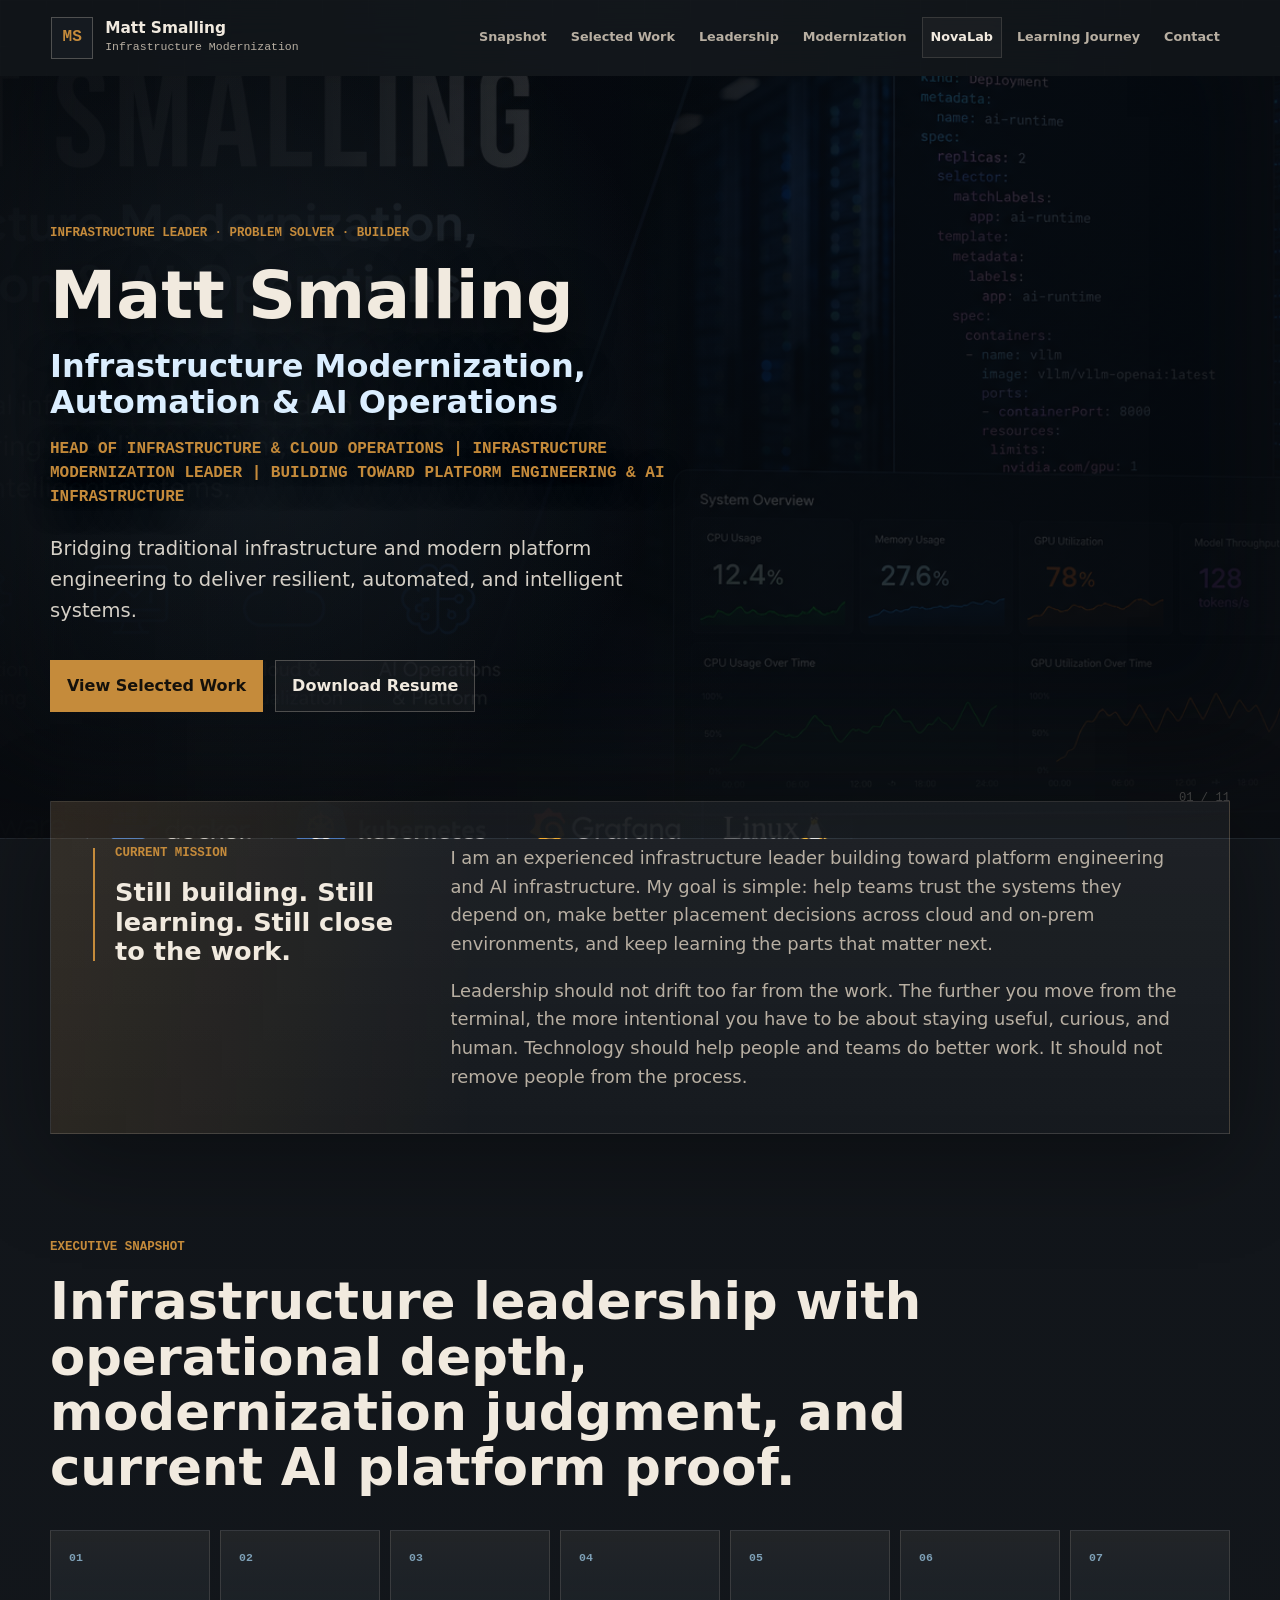
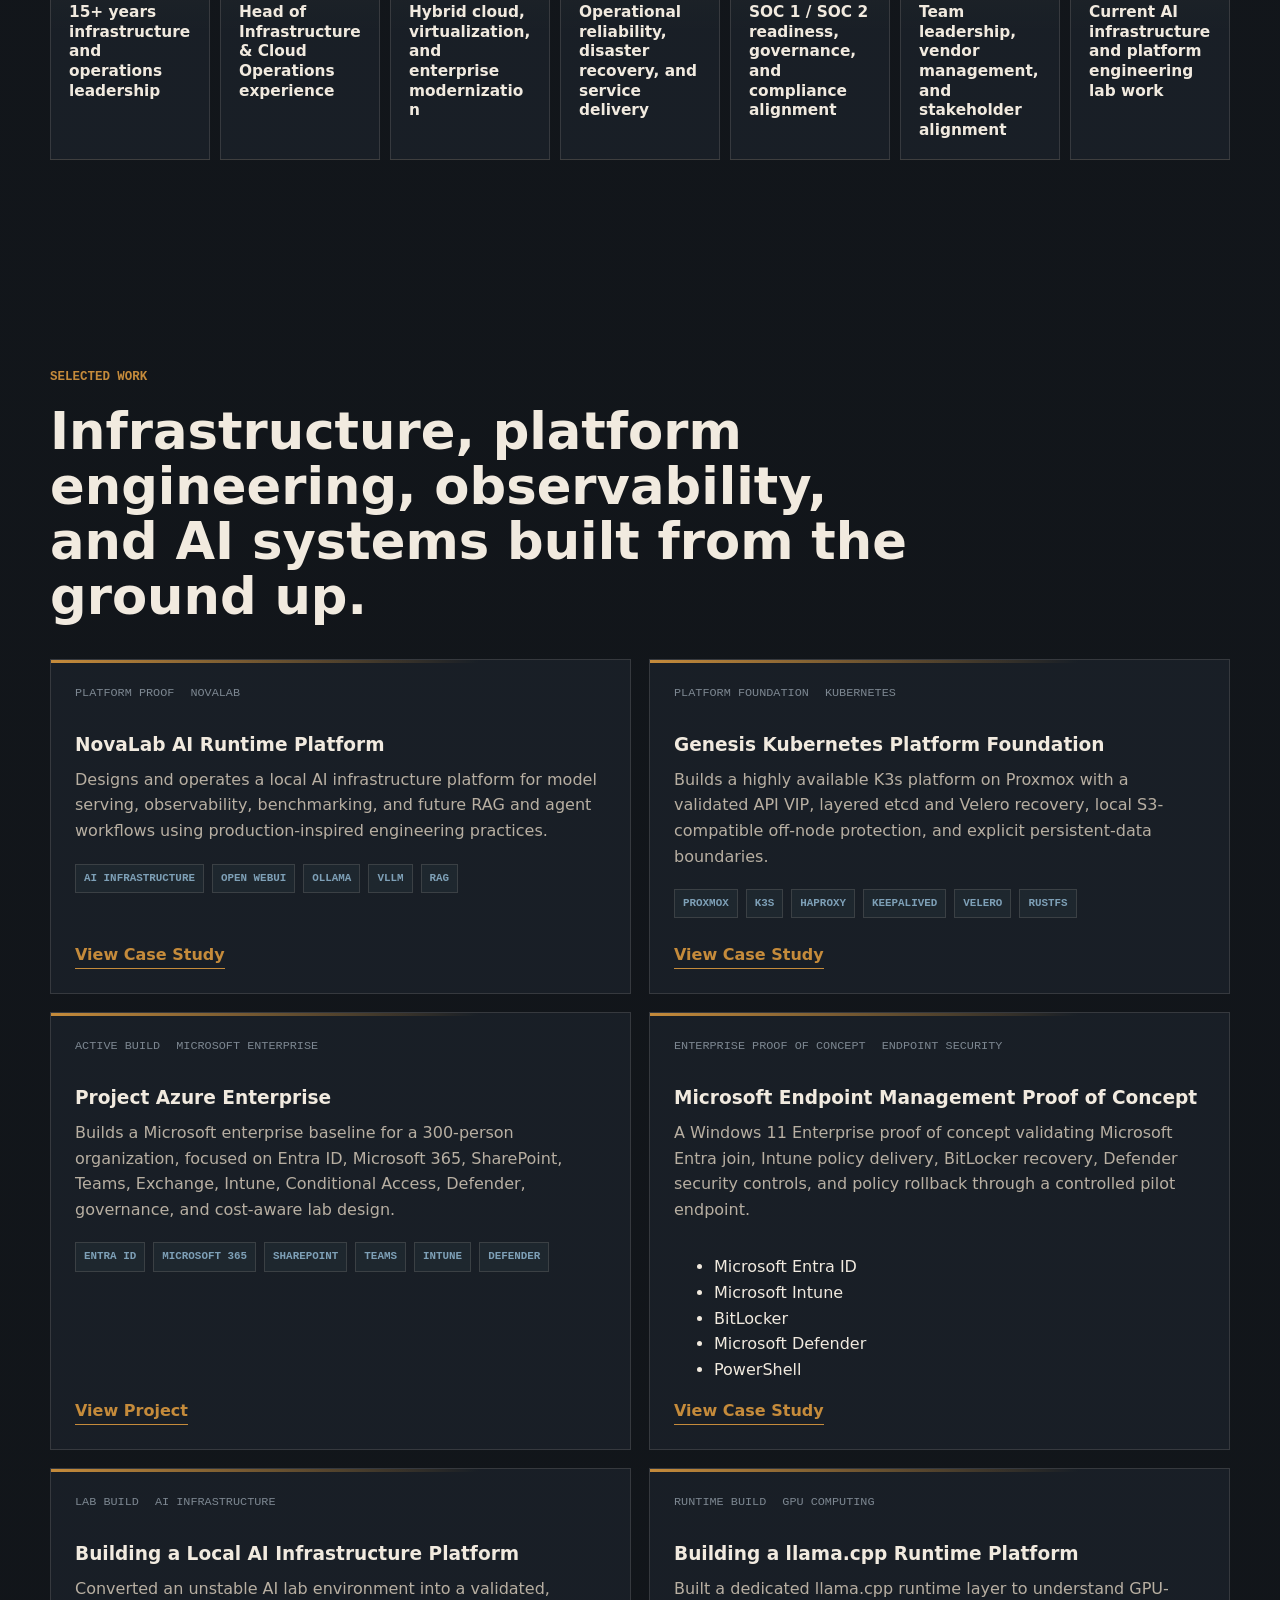
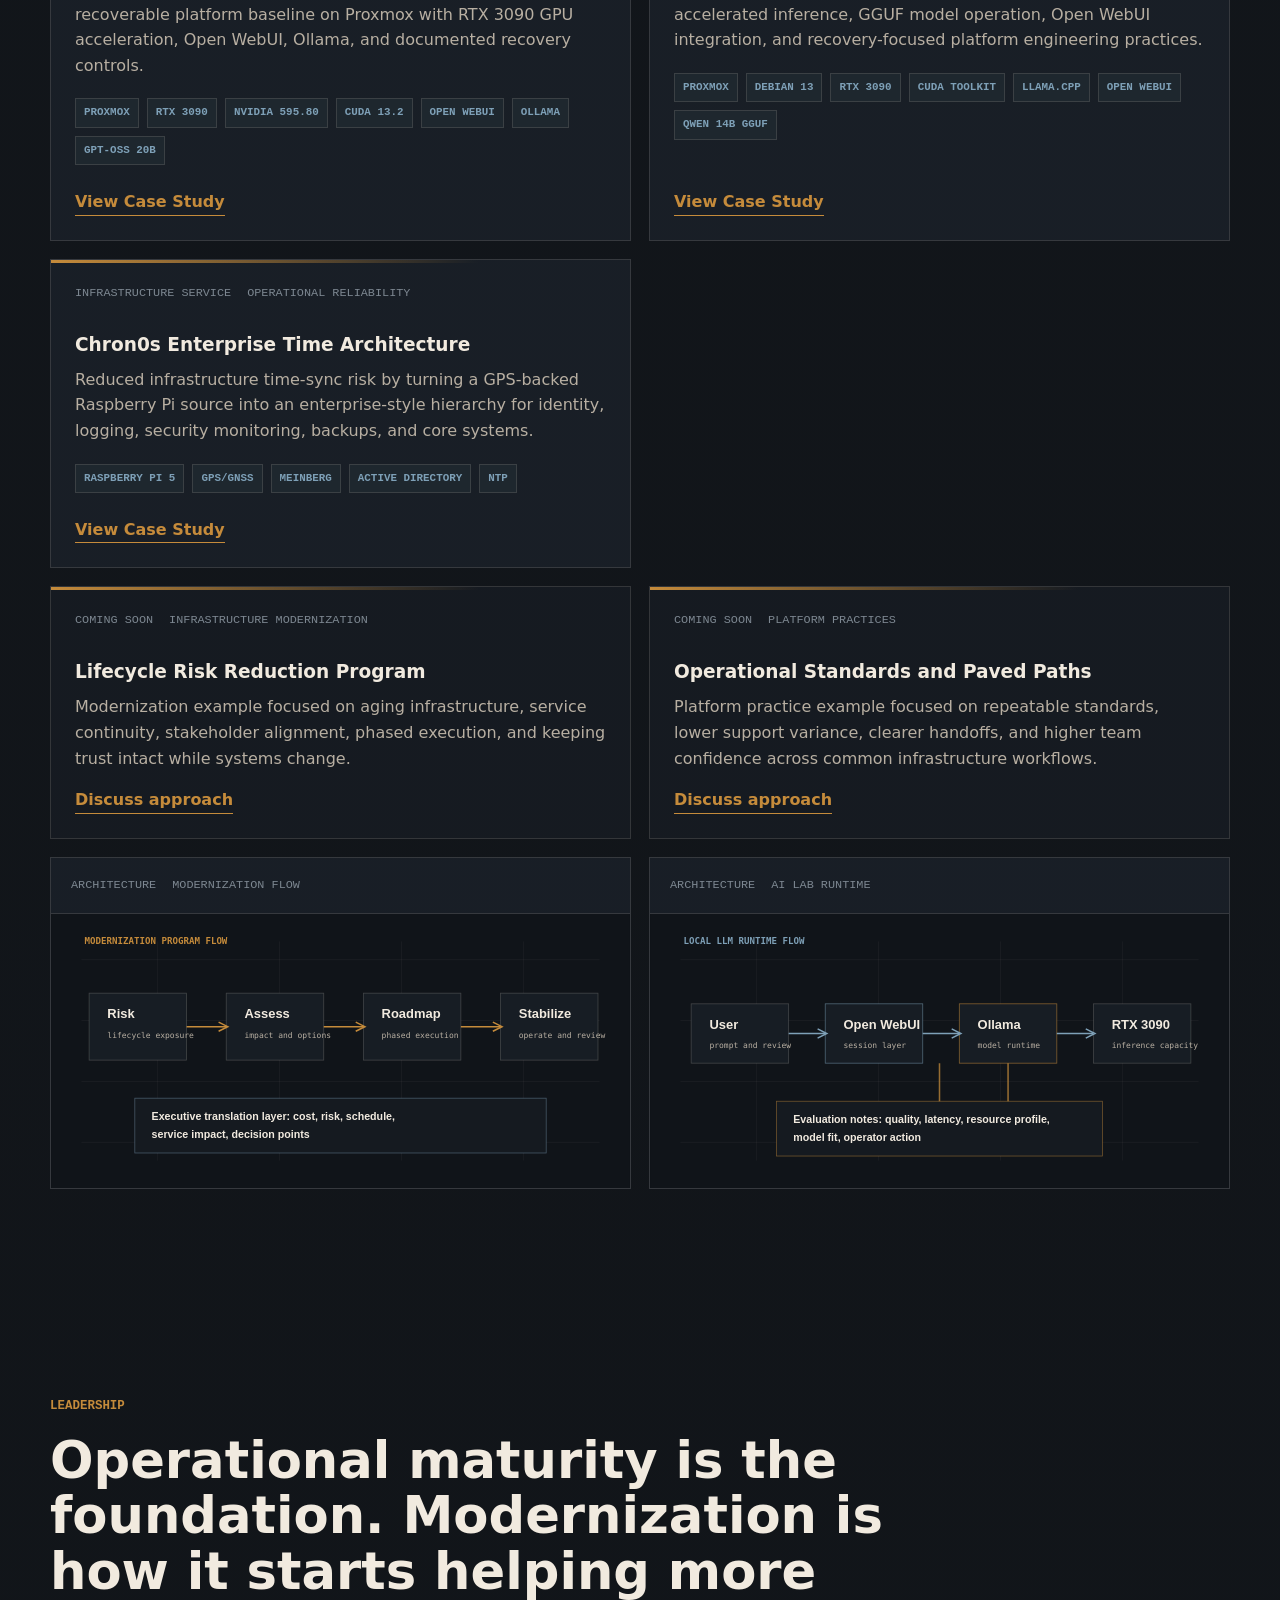
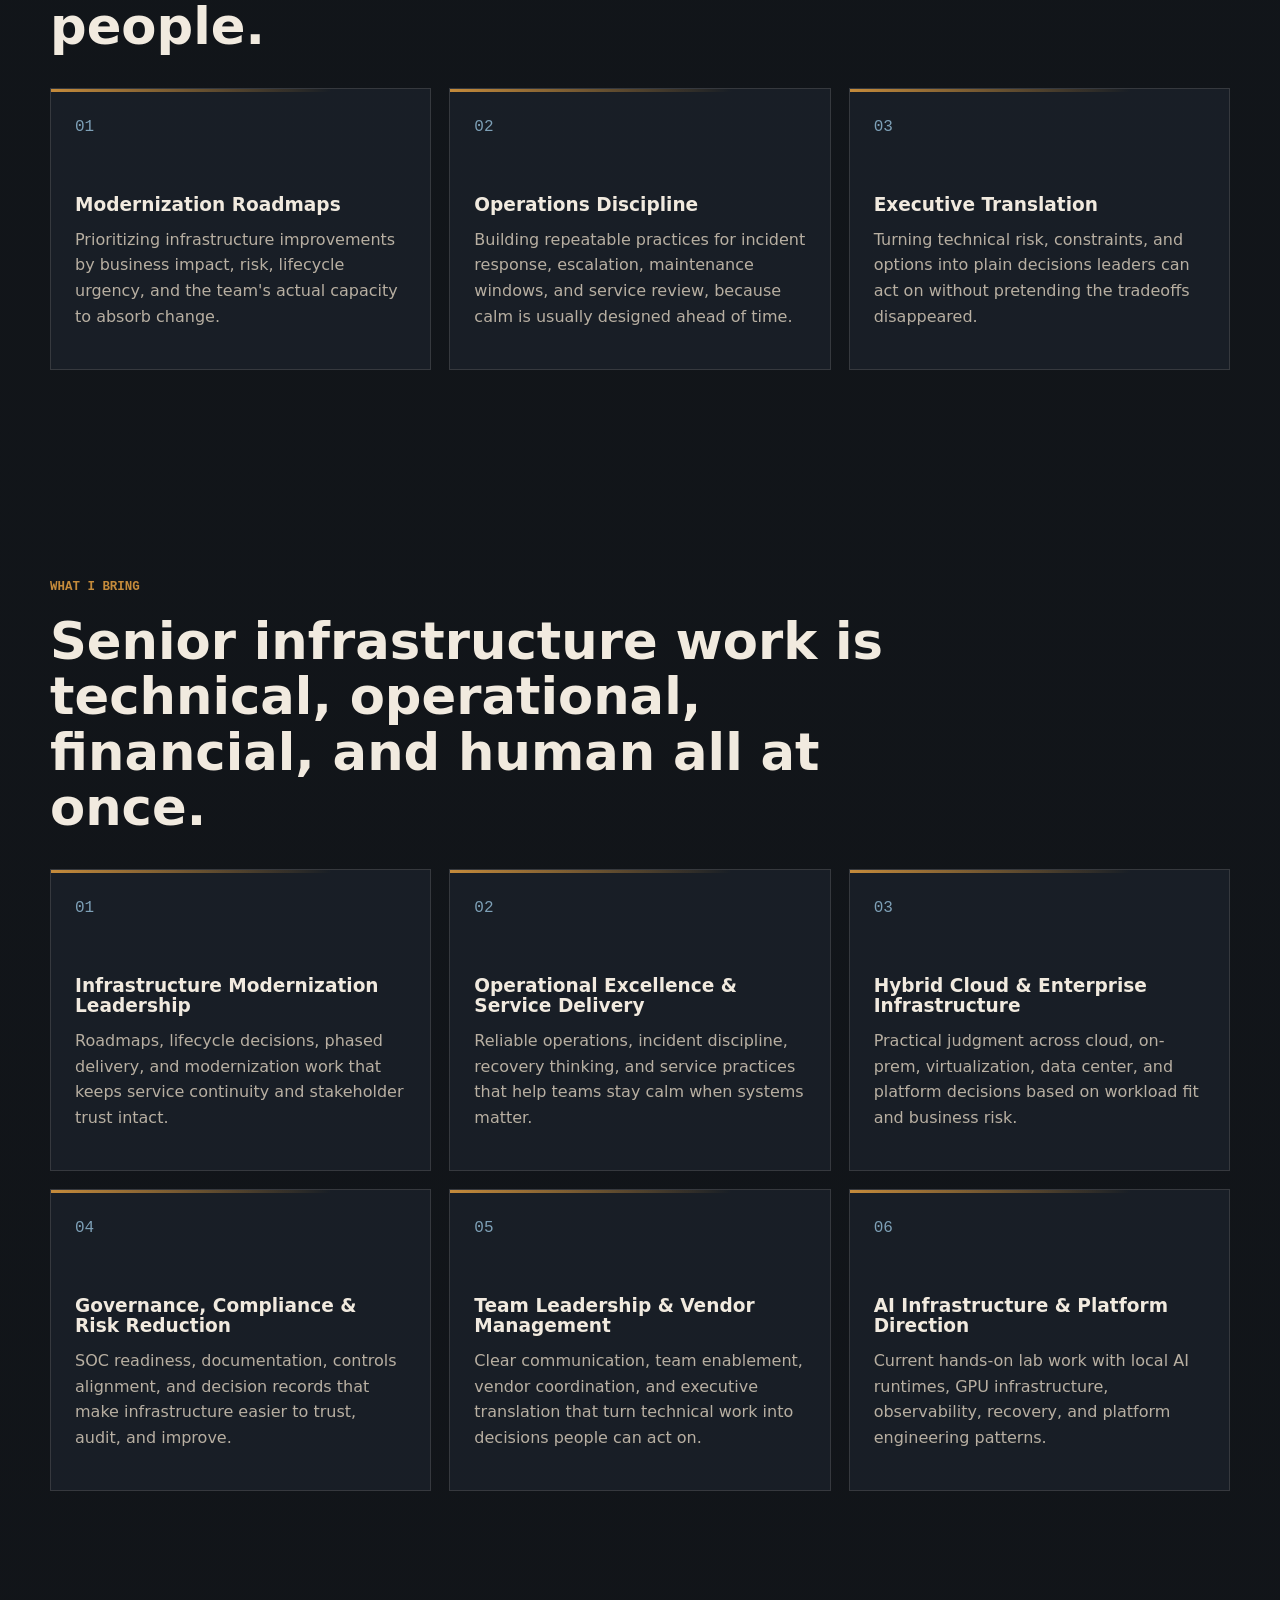
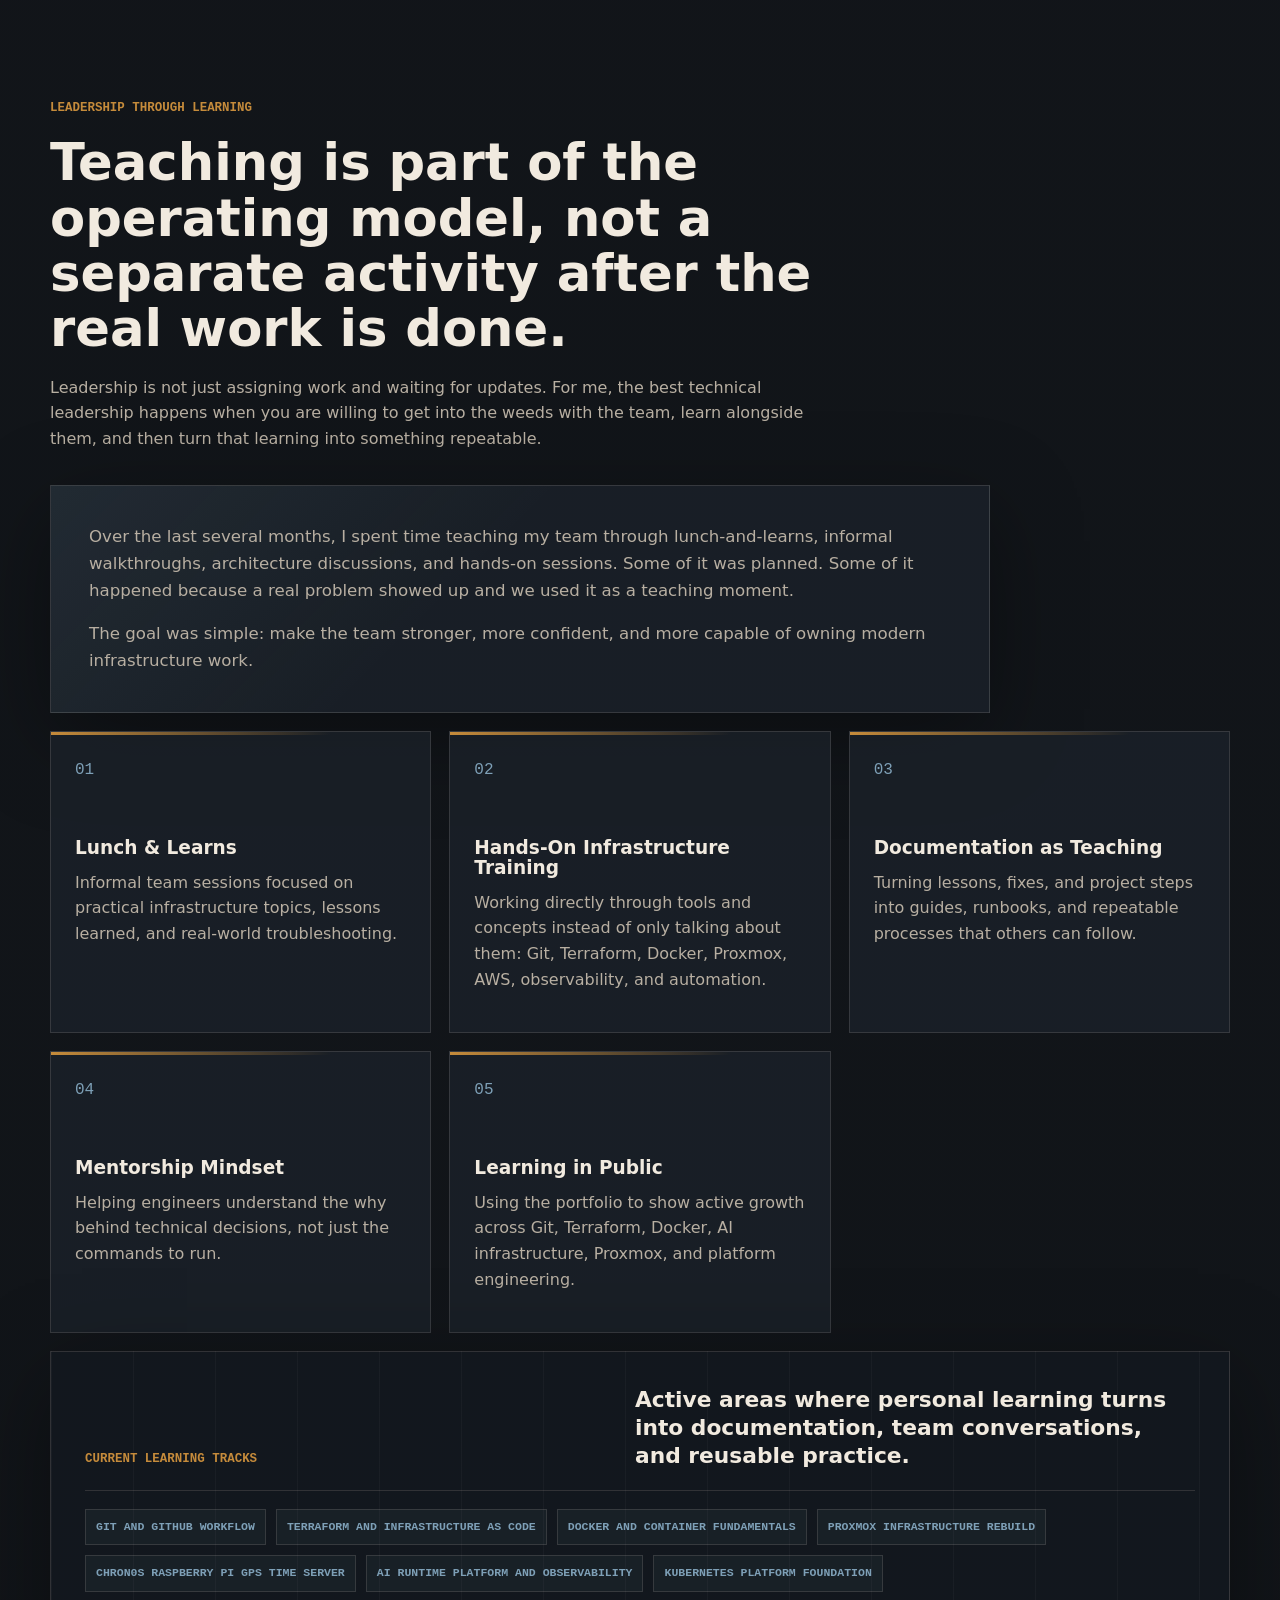
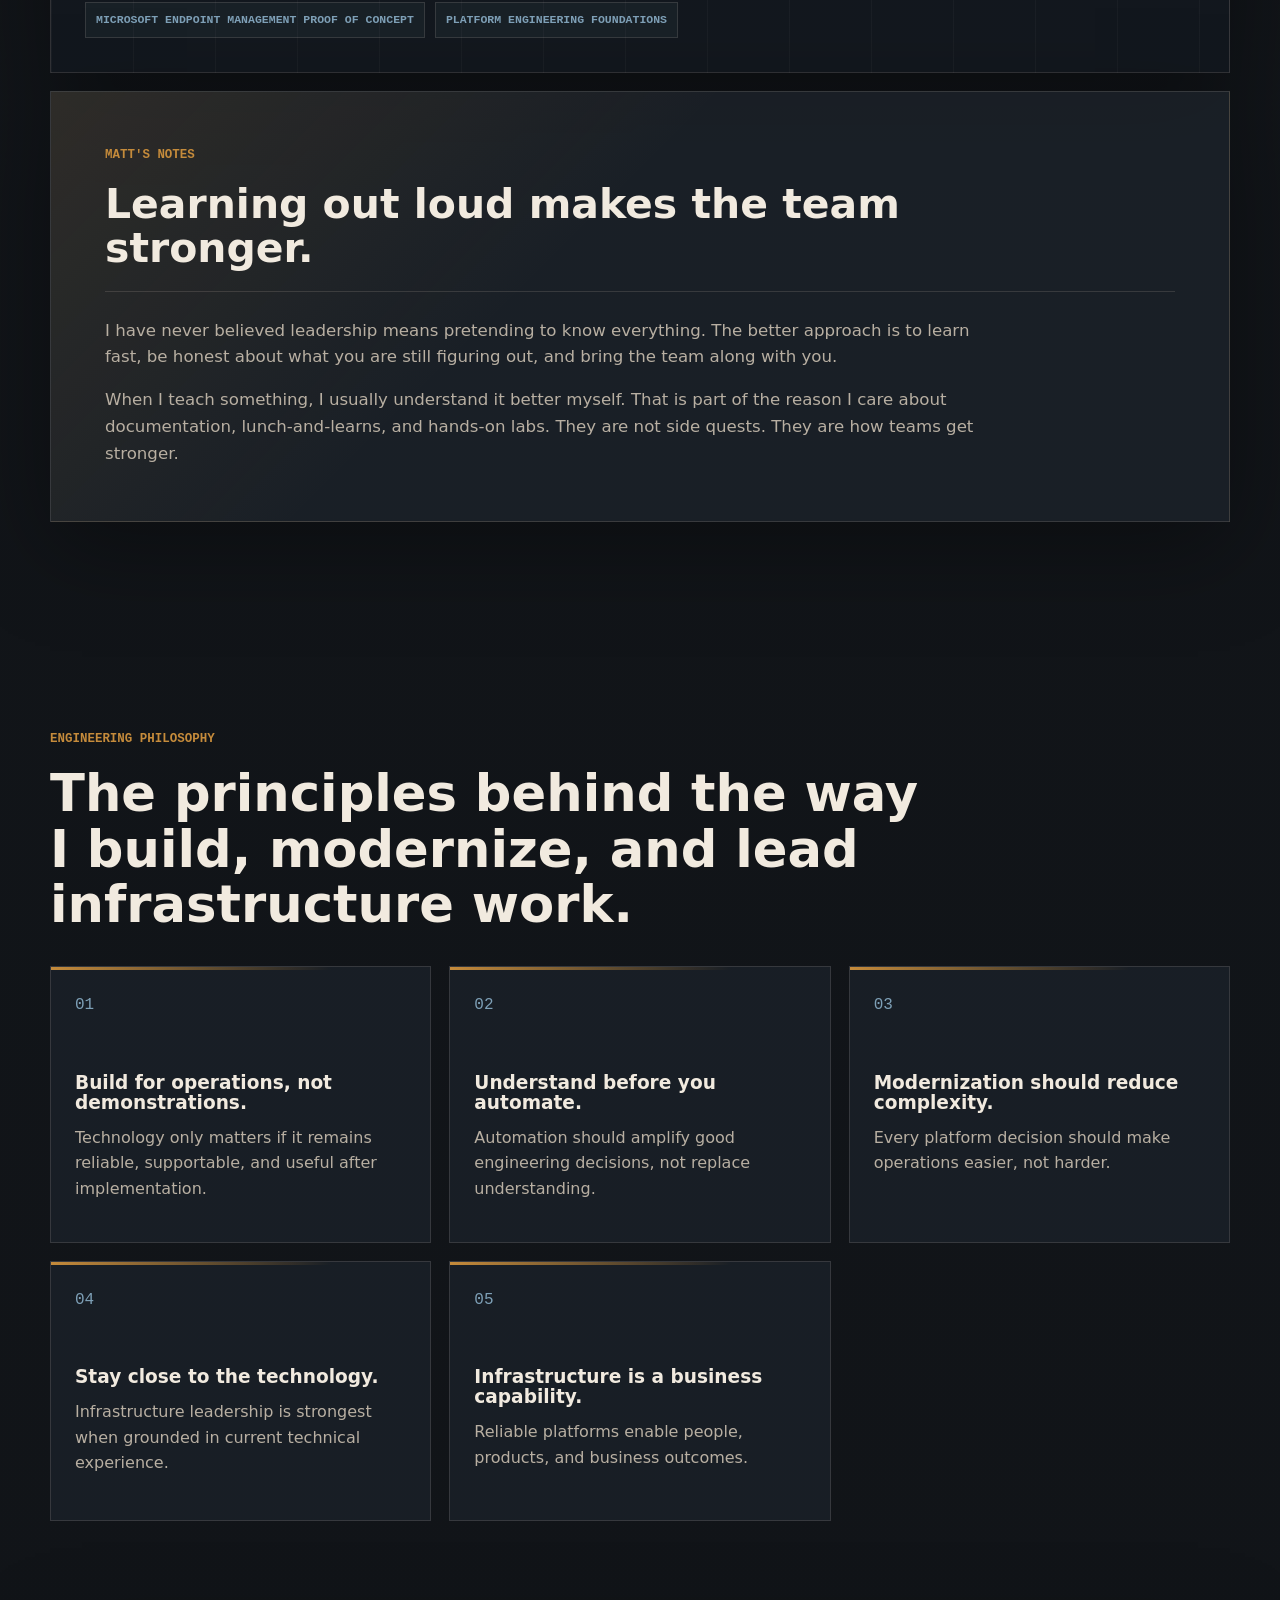
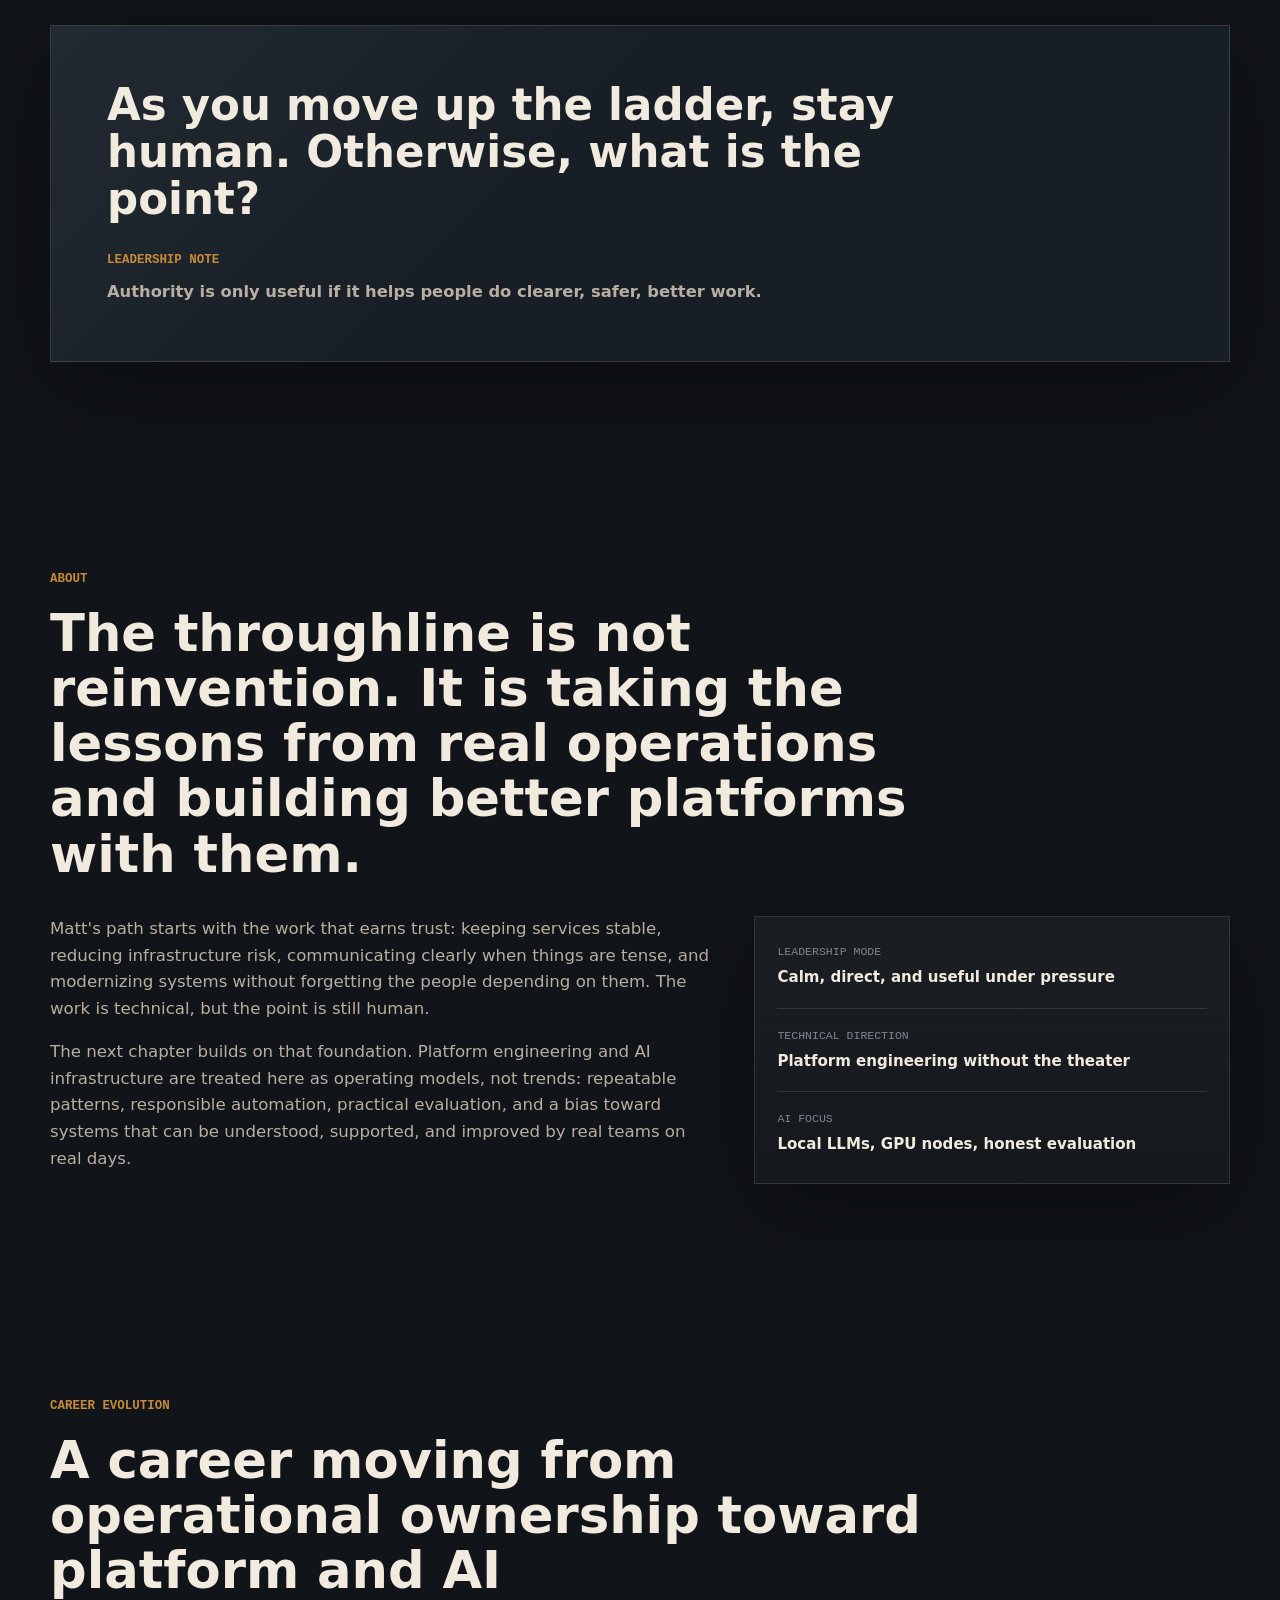
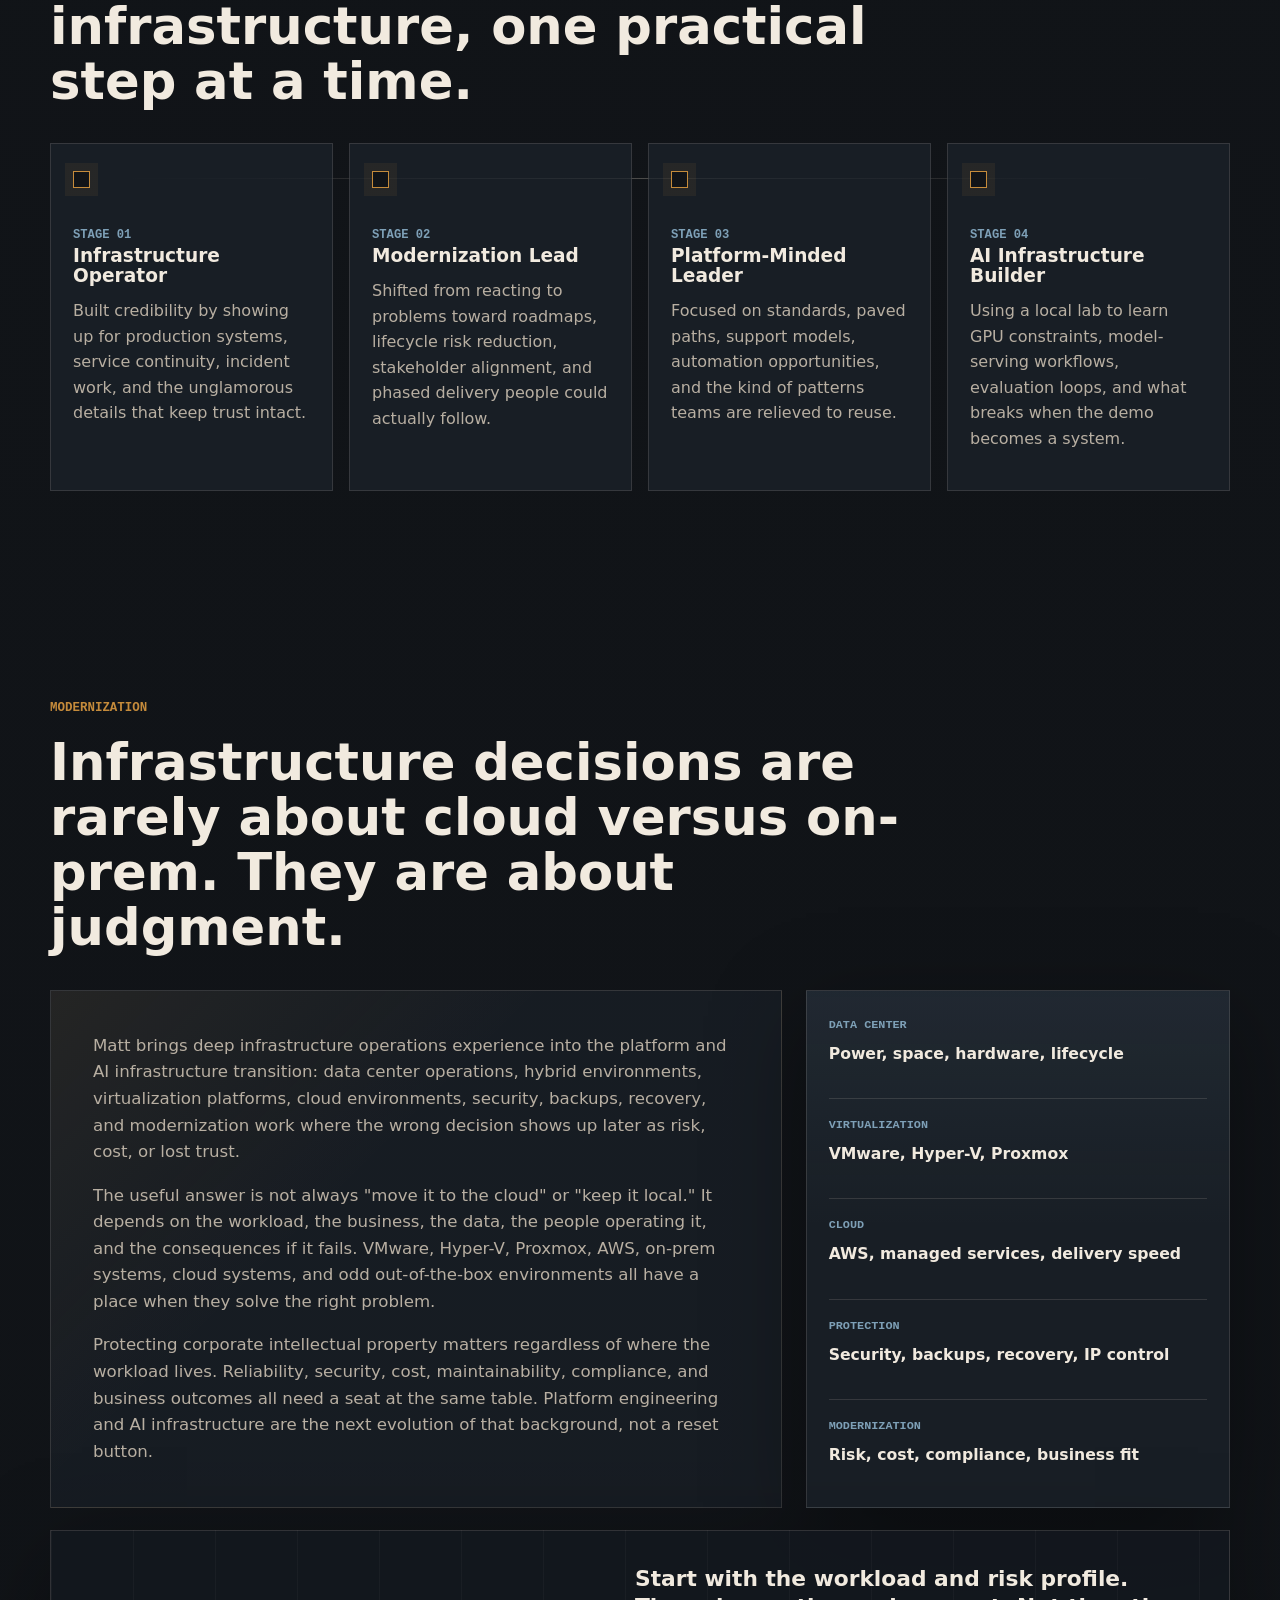
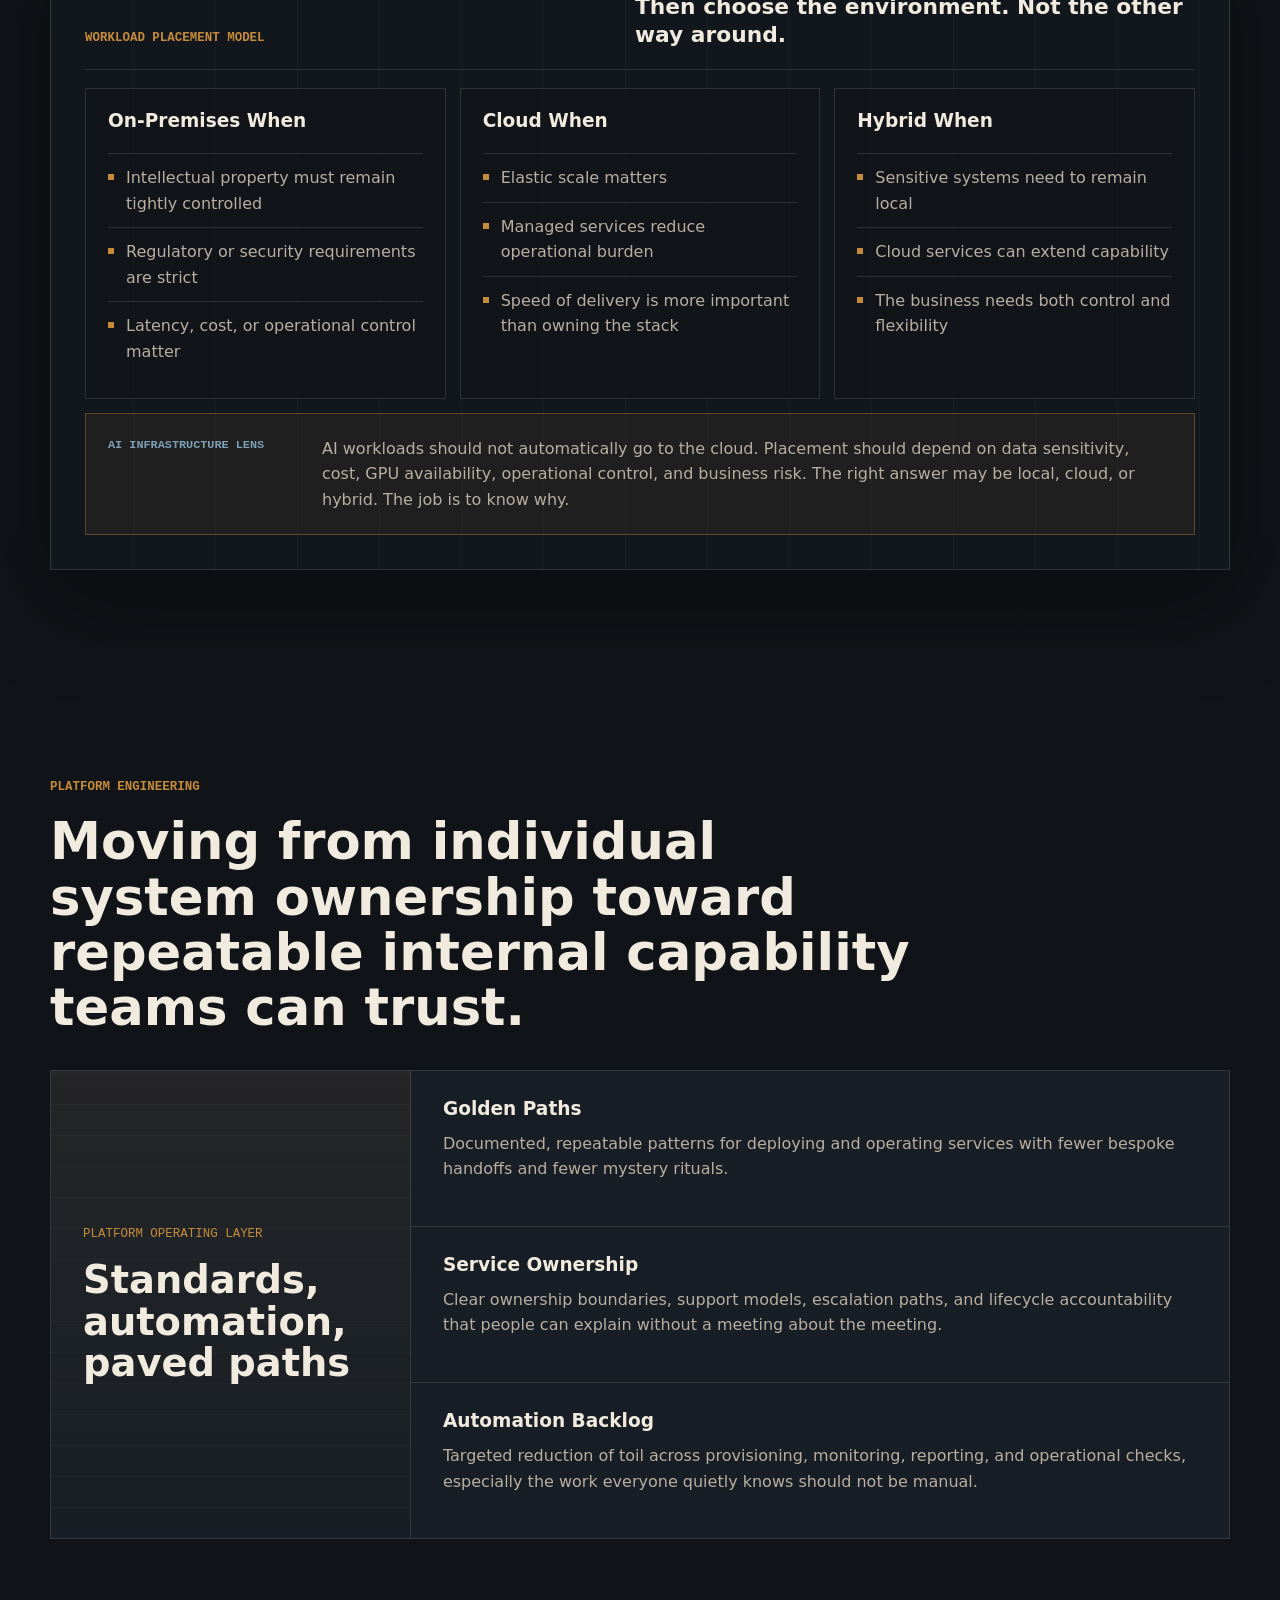
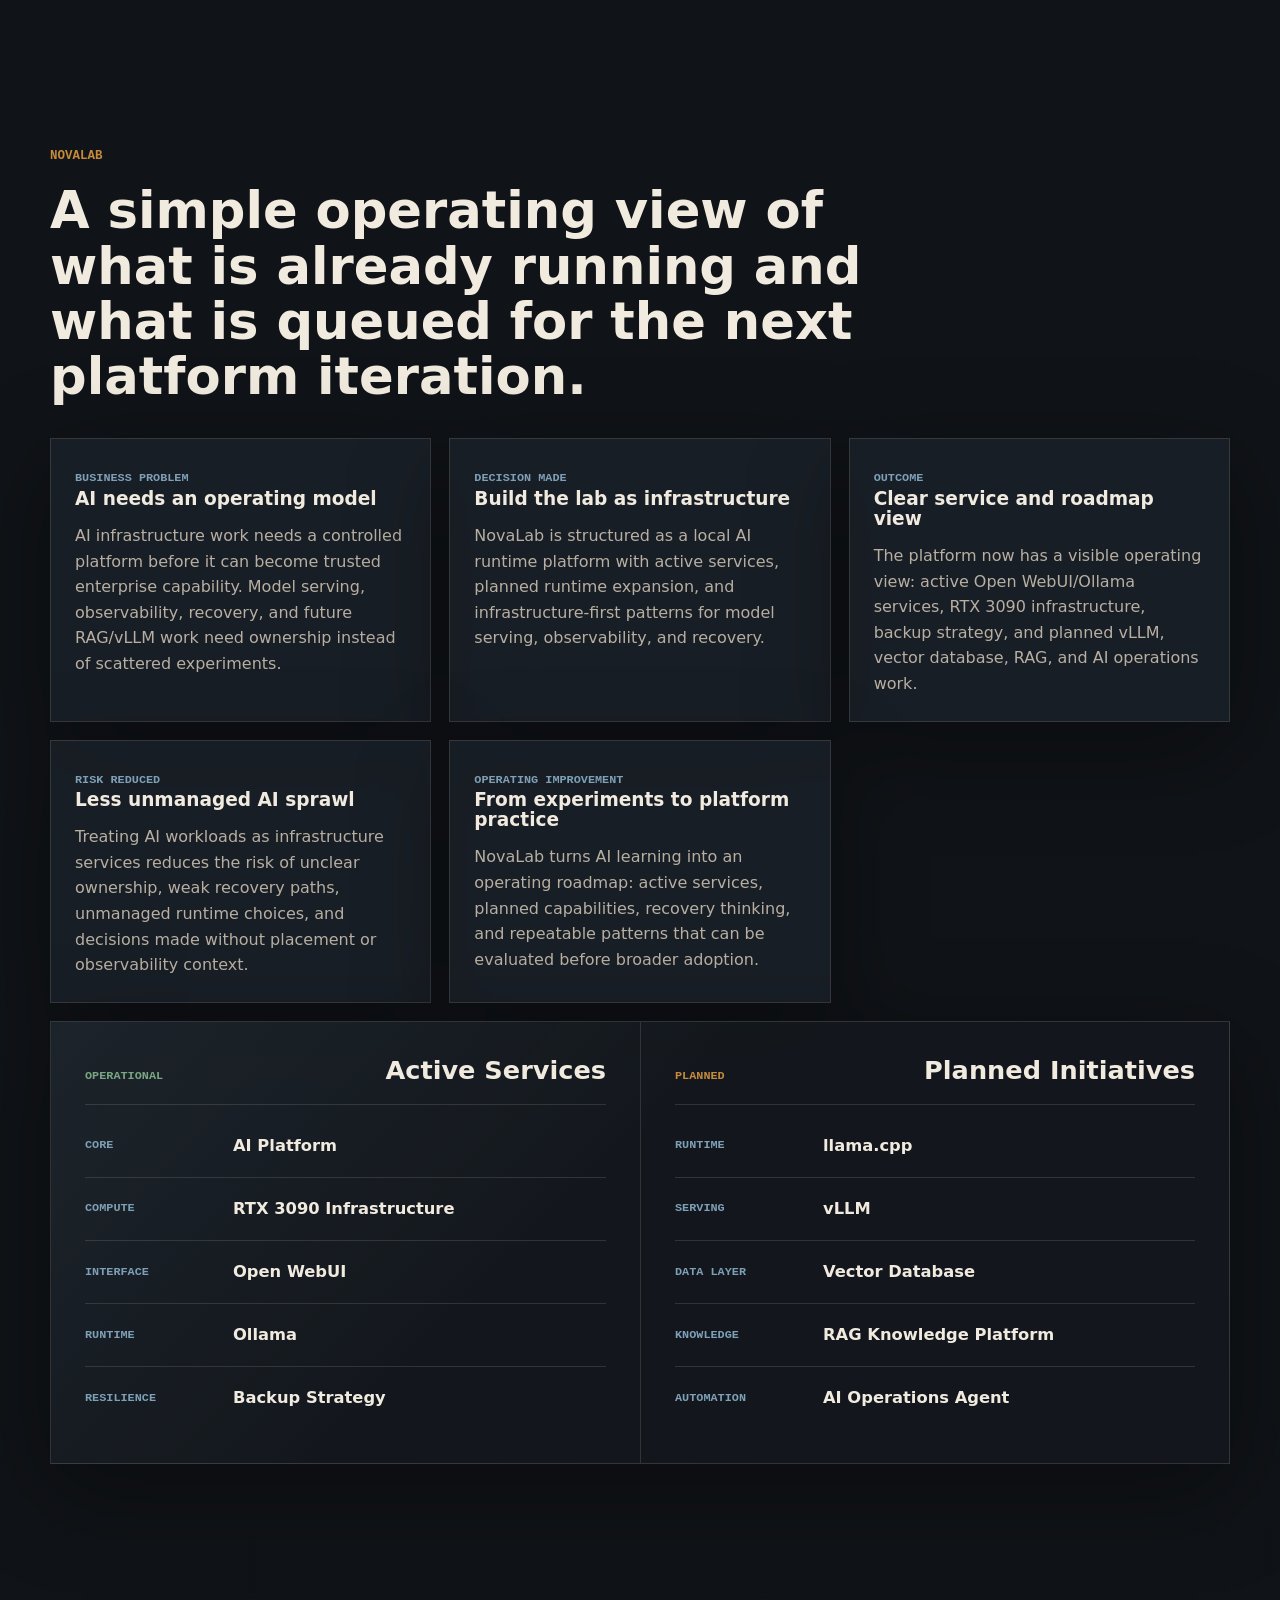
<file: index.html>
<!DOCTYPE html>
<html lang="en">
  <head>
    <meta charset="UTF-8" />
    <meta name="viewport" content="width=device-width, initial-scale=1.0" />
    <meta
      name="description"
      content="Matt Smalling portfolio: infrastructure modernization, operations leadership, platform engineering, and AI infrastructure."
    />
    <title>Matt Smalling | Infrastructure Modernization and AI Infrastructure</title>
    <link rel="stylesheet" href="src/styles.css" />
  </head>
  <body>
    <div class="site-grid" aria-hidden="true"></div>
    <header class="site-header" data-header>
      <a class="brand" href="#home" aria-label="Matt Smalling home">
        <span class="brand-mark">MS</span>
        <span>
          <strong>Matt Smalling</strong>
          <small>Infrastructure Modernization</small>
        </span>
      </a>

      <button class="nav-toggle" type="button" data-nav-toggle aria-label="Open navigation">
        <span></span>
        <span></span>
      </button>

      <nav class="site-nav" data-nav>
        <a href="#snapshot">Snapshot</a>
        <a href="#projects">Selected Work</a>
        <a href="#leadership">Leadership</a>
        <a href="#philosophy">Modernization</a>
        <a href="#novalab-status">NovaLab</a>
        <a href="#learning">Learning Journey</a>
        <a href="#contact">Contact</a>
      </nav>
    </header>

    <main>
      <section class="hero section" id="home">
        <div class="hero-copy reveal">
          <p class="eyebrow">Infrastructure leader &middot; problem solver &middot; builder</p>
          <h1>Matt Smalling</h1>
          <p class="hero-subtitle">Infrastructure Modernization, Automation &amp; AI Operations</p>
          <p class="role-positioning">
            Head of Infrastructure &amp; Cloud Operations | Infrastructure Modernization Leader | Building toward
            Platform Engineering &amp; AI Infrastructure
          </p>
          <p class="hero-lede">
            Bridging traditional infrastructure and modern platform engineering to deliver resilient, automated, and
            intelligent systems.
          </p>
          <div class="hero-actions">
            <a class="button primary" href="#projects">View Selected Work</a>
            <a class="button secondary" href="resume/Matthew_Smalling_Resume.pdf" download>Download Resume</a>
          </div>
        </div>
      </section>


      <section class="mission-banner section reveal" aria-label="Current mission">
        <div class="mission-kicker">
          <span>Current Mission</span>
          <strong>Still building. Still learning. Still close to the work.</strong>
        </div>
        <div class="mission-copy">
          <p>
            I am an experienced infrastructure leader building toward platform engineering and AI infrastructure. My
            goal is simple: help teams trust the systems they depend on, make better placement decisions across cloud
            and on-prem environments, and keep learning the parts that matter next.
          </p>
          <p>
            Leadership should not drift too far from the work. The further you move from the terminal, the more
            intentional you have to be about staying useful, curious, and human. Technology should help people and teams
            do better work. It should not remove people from the process.
          </p>
        </div>
      </section>


      <section class="section executive-snapshot" id="snapshot">
        <div class="section-heading reveal">
          <p class="eyebrow">Executive Snapshot</p>
          <h2>Infrastructure leadership with operational depth, modernization judgment, and current AI platform proof.</h2>
        </div>
        <div class="snapshot-grid">
          <article class="snapshot-card reveal">
            <span>01</span>
            <p>15+ years infrastructure and operations leadership</p>
          </article>
          <article class="snapshot-card reveal">
            <span>02</span>
            <p>Head of Infrastructure &amp; Cloud Operations experience</p>
          </article>
          <article class="snapshot-card reveal">
            <span>03</span>
            <p>Hybrid cloud, virtualization, and enterprise modernization</p>
          </article>
          <article class="snapshot-card reveal">
            <span>04</span>
            <p>Operational reliability, disaster recovery, and service delivery</p>
          </article>
          <article class="snapshot-card reveal">
            <span>05</span>
            <p>SOC 1 / SOC 2 readiness, governance, and compliance alignment</p>
          </article>
          <article class="snapshot-card reveal">
            <span>06</span>
            <p>Team leadership, vendor management, and stakeholder alignment</p>
          </article>
          <article class="snapshot-card reveal">
            <span>07</span>
            <p>Current AI infrastructure and platform engineering lab work</p>
          </article>
        </div>
      </section>


      <section class="section projects" id="projects">
        <div class="section-heading reveal">
          <p class="eyebrow">Selected Work</p>
          <h2>Infrastructure, platform engineering, observability, and AI systems built from the ground up.</h2>
        </div>
        <div class="project-grid">
          <article class="project-card reveal">
            <div class="project-meta">
              <span>Platform Proof</span>
              <span>NovaLab</span>
            </div>
            <h3>NovaLab AI Runtime Platform</h3>
            <p>
              Designs and operates a local AI infrastructure platform for model serving, observability, benchmarking,
              and future RAG and agent workflows using production-inspired engineering practices.
            </p>
            <ul class="project-tags" aria-label="Project stack">
              <li>AI Infrastructure</li>
              <li>Open WebUI</li>
              <li>Ollama</li>
              <li>vLLM</li>
              <li>RAG</li>
            </ul>
            <a href="projects/novalab-ai-runtime-platform.html">View Case Study</a>
          </article>
          <article class="project-card reveal">
            <div class="project-meta">
              <span>Platform Foundation</span>
              <span>Kubernetes</span>
            </div>
            <h3>Genesis Kubernetes Platform Foundation</h3>
            <p>
              Builds a highly available K3s platform on Proxmox with a validated API VIP, layered etcd and Velero
              recovery, local S3-compatible off-node protection, and explicit persistent-data boundaries.
            </p>
            <ul class="project-tags" aria-label="Project stack">
              <li>Proxmox</li>
              <li>K3s</li>
              <li>HAProxy</li>
              <li>Keepalived</li>
              <li>Velero</li>
              <li>RustFS</li>
            </ul>
            <a href="projects/novalab-kubernetes-platform-foundation.html">View Case Study</a>
          </article>
          <article class="project-card reveal">
            <div class="project-meta">
              <span>Active Build</span>
              <span>Microsoft Enterprise</span>
            </div>
            <h3>Project Azure Enterprise</h3>
            <p>
              Builds a Microsoft enterprise baseline for a 300-person organization, focused on Entra ID, Microsoft 365,
              SharePoint, Teams, Exchange, Intune, Conditional Access, Defender, governance, and cost-aware lab design.
            </p>
            <ul class="project-tags" aria-label="Project stack">
              <li>Entra ID</li>
              <li>Microsoft 365</li>
              <li>SharePoint</li>
              <li>Teams</li>
              <li>Intune</li>
              <li>Defender</li>
            </ul>
            <a href="projects/project-azure-enterprise.html">View Project</a>
          </article>
          <article class="project-card reveal">
            <div class="project-meta">
              <span>Enterprise Proof of Concept</span>
              <span>Endpoint Security</span>
            </div>
            <h3>Microsoft Endpoint Management Proof of Concept</h3>
            <p>
              A Windows 11 Enterprise proof of concept validating Microsoft Entra join, Intune policy delivery,
              BitLocker recovery, Defender security controls, and policy rollback through a controlled pilot endpoint.
            </p>
            <ul class="tag-list">
              <li>Microsoft Entra ID</li>
              <li>Microsoft Intune</li>
              <li>BitLocker</li>
              <li>Microsoft Defender</li>
              <li>PowerShell</li>
            </ul>
            <a href="projects/microsoft-endpoint-management-poc.html">View Case Study</a>
          </article>
          <article class="project-card reveal">
            <div class="project-meta">
              <span>Lab Build</span>
              <span>AI Infrastructure</span>
            </div>
            <h3>Building a Local AI Infrastructure Platform</h3>
            <p>
              Converted an unstable AI lab environment into a validated, recoverable platform baseline on Proxmox with
              RTX 3090 GPU acceleration, Open WebUI, Ollama, and documented recovery controls.
            </p>
            <ul class="project-tags" aria-label="Project stack">
              <li>Proxmox</li>
              <li>RTX 3090</li>
              <li>NVIDIA 595.80</li>
              <li>CUDA 13.2</li>
              <li>Open WebUI</li>
              <li>Ollama</li>
              <li>GPT-OSS 20B</li>
            </ul>
            <a href="projects/building-local-ai-infrastructure-platform.html">View Case Study</a>
          </article>
          <article class="project-card reveal">
            <div class="project-meta">
              <span>Runtime Build</span>
              <span>GPU Computing</span>
            </div>
            <h3>Building a llama.cpp Runtime Platform</h3>
            <p>
              Built a dedicated llama.cpp runtime layer to understand GPU-accelerated inference, GGUF model operation,
              Open WebUI integration, and recovery-focused platform engineering practices.
            </p>
            <ul class="project-tags" aria-label="Project stack">
              <li>Proxmox</li>
              <li>Debian 13</li>
              <li>RTX 3090</li>
              <li>CUDA Toolkit</li>
              <li>llama.cpp</li>
              <li>Open WebUI</li>
              <li>Qwen 14B GGUF</li>
            </ul>
            <a href="projects/building-llama-cpp-runtime-platform.html">View Case Study</a>
          </article>
          <article class="project-card reveal">
            <div class="project-meta">
              <span>Infrastructure Service</span>
              <span>Operational Reliability</span>
            </div>
            <h3>Chron0s Enterprise Time Architecture</h3>
            <p>
              Reduced infrastructure time-sync risk by turning a GPS-backed Raspberry Pi source into an
              enterprise-style hierarchy for identity, logging, security monitoring, backups, and core systems.
            </p>
            <ul class="project-tags" aria-label="Project stack">
              <li>Raspberry Pi 5</li>
              <li>GPS/GNSS</li>
              <li>Meinberg</li>
              <li>Active Directory</li>
              <li>NTP</li>
            </ul>
            <a href="projects/chronos-gps-time-server.html">View Case Study</a>
          </article>
        </div>
        <div class="project-grid secondary-project-grid" aria-label="Additional in-progress work">
          <article class="project-card reveal">
            <div class="project-meta">
              <span>Coming Soon</span>
              <span>Infrastructure Modernization</span>
            </div>
            <h3>Lifecycle Risk Reduction Program</h3>
            <p>
              Modernization example focused on aging infrastructure, service continuity, stakeholder alignment,
              phased execution, and keeping trust intact while systems change.
            </p>
            <a href="#contact">Discuss approach</a>
          </article>
          <article class="project-card reveal">
            <div class="project-meta">
              <span>Coming Soon</span>
              <span>Platform Practices</span>
            </div>
            <h3>Operational Standards and Paved Paths</h3>
            <p>
              Platform practice example focused on repeatable standards, lower support variance, clearer handoffs,
              and higher team confidence across common infrastructure workflows.
            </p>
            <a href="#contact">Discuss approach</a>
          </article>
        </div>
        <div class="architecture-gallery">
          <article class="architecture-card reveal">
            <div class="project-meta">
              <span>Architecture</span>
              <span>Modernization Flow</span>
            </div>
            <img src="assets/modernization-flow.svg" alt="Modernization architecture flow diagram" />
          </article>
          <article class="architecture-card reveal">
            <div class="project-meta">
              <span>Architecture</span>
              <span>AI Lab Runtime</span>
            </div>
            <img src="assets/ai-runtime-flow.svg" alt="AI runtime flow diagram" />
          </article>
        </div>
      </section>


      <section class="section" id="leadership">
        <div class="section-heading reveal">
          <p class="eyebrow">Leadership</p>
          <h2>Operational maturity is the foundation. Modernization is how it starts helping more people.</h2>
        </div>
        <div class="capability-grid">
          <article class="capability-card reveal">
            <span class="card-index">01</span>
            <h3>Modernization Roadmaps</h3>
            <p>Prioritizing infrastructure improvements by business impact, risk, lifecycle urgency, and the team's actual capacity to absorb change.</p>
          </article>
          <article class="capability-card reveal">
            <span class="card-index">02</span>
            <h3>Operations Discipline</h3>
            <p>Building repeatable practices for incident response, escalation, maintenance windows, and service review, because calm is usually designed ahead of time.</p>
          </article>
          <article class="capability-card reveal">
            <span class="card-index">03</span>
            <h3>Executive Translation</h3>
            <p>Turning technical risk, constraints, and options into plain decisions leaders can act on without pretending the tradeoffs disappeared.</p>
          </article>
        </div>
      </section>


      <section class="section what-i-bring" aria-label="What I bring">
        <div class="section-heading reveal">
          <p class="eyebrow">What I Bring</p>
          <h2>Senior infrastructure work is technical, operational, financial, and human all at once.</h2>
        </div>
        <div class="capability-grid">
          <article class="capability-card reveal">
            <span class="card-index">01</span>
            <h3>Infrastructure Modernization Leadership</h3>
            <p>Roadmaps, lifecycle decisions, phased delivery, and modernization work that keeps service continuity and stakeholder trust intact.</p>
          </article>
          <article class="capability-card reveal">
            <span class="card-index">02</span>
            <h3>Operational Excellence &amp; Service Delivery</h3>
            <p>Reliable operations, incident discipline, recovery thinking, and service practices that help teams stay calm when systems matter.</p>
          </article>
          <article class="capability-card reveal">
            <span class="card-index">03</span>
            <h3>Hybrid Cloud &amp; Enterprise Infrastructure</h3>
            <p>Practical judgment across cloud, on-prem, virtualization, data center, and platform decisions based on workload fit and business risk.</p>
          </article>
          <article class="capability-card reveal">
            <span class="card-index">04</span>
            <h3>Governance, Compliance &amp; Risk Reduction</h3>
            <p>SOC readiness, documentation, controls alignment, and decision records that make infrastructure easier to trust, audit, and improve.</p>
          </article>
          <article class="capability-card reveal">
            <span class="card-index">05</span>
            <h3>Team Leadership &amp; Vendor Management</h3>
            <p>Clear communication, team enablement, vendor coordination, and executive translation that turn technical work into decisions people can act on.</p>
          </article>
          <article class="capability-card reveal">
            <span class="card-index">06</span>
            <h3>AI Infrastructure &amp; Platform Direction</h3>
            <p>Current hands-on lab work with local AI runtimes, GPU infrastructure, observability, recovery, and platform engineering patterns.</p>
          </article>
        </div>
      </section>


      <section class="section mentorship" id="mentorship">
        <div class="section-heading reveal">
          <p class="eyebrow">Leadership Through Learning</p>
          <h2>Teaching is part of the operating model, not a separate activity after the real work is done.</h2>
          <p>
            Leadership is not just assigning work and waiting for updates. For me, the best technical leadership happens
            when you are willing to get into the weeds with the team, learn alongside them, and then turn that learning
            into something repeatable.
          </p>
        </div>

        <div class="mentorship-intro reveal">
          <p>
            Over the last several months, I spent time teaching my team through lunch-and-learns, informal walkthroughs,
            architecture discussions, and hands-on sessions. Some of it was planned. Some of it happened because a real
            problem showed up and we used it as a teaching moment.
          </p>
          <p>
            The goal was simple: make the team stronger, more confident, and more capable of owning modern
            infrastructure work.
          </p>
        </div>

        <div class="capability-grid mentorship-grid">
          <article class="capability-card reveal">
            <span class="card-index">01</span>
            <h3>Lunch & Learns</h3>
            <p>Informal team sessions focused on practical infrastructure topics, lessons learned, and real-world troubleshooting.</p>
          </article>
          <article class="capability-card reveal">
            <span class="card-index">02</span>
            <h3>Hands-On Infrastructure Training</h3>
            <p>Working directly through tools and concepts instead of only talking about them: Git, Terraform, Docker, Proxmox, AWS, observability, and automation.</p>
          </article>
          <article class="capability-card reveal">
            <span class="card-index">03</span>
            <h3>Documentation as Teaching</h3>
            <p>Turning lessons, fixes, and project steps into guides, runbooks, and repeatable processes that others can follow.</p>
          </article>
          <article class="capability-card reveal">
            <span class="card-index">04</span>
            <h3>Mentorship Mindset</h3>
            <p>Helping engineers understand the why behind technical decisions, not just the commands to run.</p>
          </article>
          <article class="capability-card reveal">
            <span class="card-index">05</span>
            <h3>Learning in Public</h3>
            <p>Using the portfolio to show active growth across Git, Terraform, Docker, AI infrastructure, Proxmox, and platform engineering.</p>
          </article>
        </div>

        <div class="learning-tracks-panel reveal">
          <div class="placement-intro">
            <span class="command-label">Current Learning Tracks</span>
            <p>Active areas where personal learning turns into documentation, team conversations, and reusable practice.</p>
          </div>
          <ul class="learning-track-list">
            <li><a href="projects/git-github-learning.html">Git and GitHub workflow</a></li>
            <li><a href="projects/terraform-iac-learning.html">Terraform and Infrastructure as Code</a></li>
            <li><a href="projects/docker-container-learning.html">Docker and container fundamentals</a></li>
            <li><a href="projects/proxmox-infrastructure-rebuild.html">Proxmox infrastructure rebuild</a></li>
            <li><a href="projects/chronos-gps-time-server.html">Chron0s Raspberry Pi GPS time server</a></li>
            <li><a href="projects/building-local-ai-infrastructure-platform.html">AI runtime platform and observability</a></li>
            <li><a href="projects/novalab-kubernetes-platform-foundation.html">Kubernetes platform foundation</a></li>
            <li><a href="projects/microsoft-endpoint-management-poc.html">Microsoft endpoint management proof of concept</a></li>
            <li><a href="projects/platform-engineering-foundations.html">Platform engineering foundations</a></li>
          </ul>
        </div>

        <div class="mentorship-notes reveal">
          <div class="case-notes-heading">
            <p class="eyebrow">Matt's Notes</p>
            <h2>Learning out loud makes the team stronger.</h2>
          </div>
          <div class="case-notes-copy">
            <p>
              I have never believed leadership means pretending to know everything. The better approach is to learn
              fast, be honest about what you are still figuring out, and bring the team along with you.
            </p>
            <p>
              When I teach something, I usually understand it better myself. That is part of the reason I care about
              documentation, lunch-and-learns, and hands-on labs. They are not side quests. They are how teams get
              stronger.
            </p>
          </div>
        </div>
      </section>


      <section class="section engineering-philosophy" id="engineering-philosophy">
        <div class="section-heading reveal">
          <p class="eyebrow">Engineering Philosophy</p>
          <h2>The principles behind the way I build, modernize, and lead infrastructure work.</h2>
        </div>
        <div class="capability-grid">
          <article class="capability-card reveal">
            <span class="card-index">01</span>
            <h3>Build for operations, not demonstrations.</h3>
            <p>Technology only matters if it remains reliable, supportable, and useful after implementation.</p>
          </article>
          <article class="capability-card reveal">
            <span class="card-index">02</span>
            <h3>Understand before you automate.</h3>
            <p>Automation should amplify good engineering decisions, not replace understanding.</p>
          </article>
          <article class="capability-card reveal">
            <span class="card-index">03</span>
            <h3>Modernization should reduce complexity.</h3>
            <p>Every platform decision should make operations easier, not harder.</p>
          </article>
          <article class="capability-card reveal">
            <span class="card-index">04</span>
            <h3>Stay close to the technology.</h3>
            <p>Infrastructure leadership is strongest when grounded in current technical experience.</p>
          </article>
          <article class="capability-card reveal">
            <span class="card-index">05</span>
            <h3>Infrastructure is a business capability.</h3>
            <p>Reliable platforms enable people, products, and business outcomes.</p>
          </article>
        </div>
      </section>


      <section class="section human-note">
        <blockquote class="leader-quote reveal">
          <p>As you move up the ladder, stay human. Otherwise, what is the point?</p>
          <footer>
            <span>Leadership note</span>
            <strong>Authority is only useful if it helps people do clearer, safer, better work.</strong>
          </footer>
        </blockquote>
      </section>


      <section class="section about" id="about">
        <div class="section-heading reveal">
          <p class="eyebrow">About</p>
          <h2>The throughline is not reinvention. It is taking the lessons from real operations and building better platforms with them.</h2>
        </div>
        <div class="split-content">
          <div class="prose reveal">
            <p>
              Matt's path starts with the work that earns trust: keeping services stable, reducing infrastructure risk,
              communicating clearly when things are tense, and modernizing systems without forgetting the people
              depending on them. The work is technical, but the point is still human.
            </p>
            <p>
              The next chapter builds on that foundation. Platform engineering and AI infrastructure are treated here
              as operating models, not trends: repeatable patterns, responsible automation, practical evaluation, and a
              bias toward systems that can be understood, supported, and improved by real teams on real days.
            </p>
          </div>
          <div class="signal-board reveal">
            <div class="signal-row">
              <span>Leadership Mode</span>
              <strong>Calm, direct, and useful under pressure</strong>
            </div>
            <div class="signal-row">
              <span>Technical Direction</span>
              <strong>Platform engineering without the theater</strong>
            </div>
            <div class="signal-row">
              <span>AI Focus</span>
              <strong>Local LLMs, GPU nodes, honest evaluation</strong>
            </div>
          </div>
        </div>
      </section>


      <section class="section evolution" id="evolution">
        <div class="section-heading reveal">
          <p class="eyebrow">Career Evolution</p>
          <h2>A career moving from operational ownership toward platform and AI infrastructure, one practical step at a time.</h2>
        </div>
        <div class="career-track">
          <article class="career-step reveal">
            <span>Stage 01</span>
            <h3>Infrastructure Operator</h3>
            <p>Built credibility by showing up for production systems, service continuity, incident work, and the unglamorous details that keep trust intact.</p>
          </article>
          <article class="career-step reveal">
            <span>Stage 02</span>
            <h3>Modernization Lead</h3>
            <p>Shifted from reacting to problems toward roadmaps, lifecycle risk reduction, stakeholder alignment, and phased delivery people could actually follow.</p>
          </article>
          <article class="career-step reveal">
            <span>Stage 03</span>
            <h3>Platform-Minded Leader</h3>
            <p>Focused on standards, paved paths, support models, automation opportunities, and the kind of patterns teams are relieved to reuse.</p>
          </article>
          <article class="career-step reveal">
            <span>Stage 04</span>
            <h3>AI Infrastructure Builder</h3>
            <p>Using a local lab to learn GPU constraints, model-serving workflows, evaluation loops, and what breaks when the demo becomes a system.</p>
          </article>
        </div>
      </section>


      <section class="section philosophy" id="philosophy">
        <div class="section-heading reveal">
          <p class="eyebrow">Modernization</p>
          <h2>Infrastructure decisions are rarely about cloud versus on-prem. They are about judgment.</h2>
        </div>
        <div class="philosophy-layout">
          <div class="philosophy-copy reveal">
            <p>
              Matt brings deep infrastructure operations experience into the platform and AI infrastructure transition:
              data center operations, hybrid environments, virtualization platforms, cloud environments, security,
              backups, recovery, and modernization work where the wrong decision shows up later as risk, cost, or lost
              trust.
            </p>
            <p>
              The useful answer is not always "move it to the cloud" or "keep it local." It depends on the workload,
              the business, the data, the people operating it, and the consequences if it fails. VMware, Hyper-V,
              Proxmox, AWS, on-prem systems, cloud systems, and odd out-of-the-box environments all have a place when
              they solve the right problem.
            </p>
            <p>
              Protecting corporate intellectual property matters regardless of where the workload lives. Reliability,
              security, cost, maintainability, compliance, and business outcomes all need a seat at the same table.
              Platform engineering and AI infrastructure are the next evolution of that background, not a reset button.
            </p>
          </div>
          <div class="stack-ledger reveal" aria-label="Infrastructure experience areas">
            <div><span>Data Center</span><strong>Power, space, hardware, lifecycle</strong></div>
            <div><span>Virtualization</span><strong>VMware, Hyper-V, Proxmox</strong></div>
            <div><span>Cloud</span><strong>AWS, managed services, delivery speed</strong></div>
            <div><span>Protection</span><strong>Security, backups, recovery, IP control</strong></div>
            <div><span>Modernization</span><strong>Risk, cost, compliance, business fit</strong></div>
          </div>
        </div>

        <div class="placement-board reveal">
          <div class="placement-intro">
            <span class="command-label">Workload Placement Model</span>
            <p>Start with the workload and risk profile. Then choose the environment. Not the other way around.</p>
          </div>
          <div class="placement-grid">
            <article>
              <h3>On-Premises When</h3>
              <ul>
                <li>Intellectual property must remain tightly controlled</li>
                <li>Regulatory or security requirements are strict</li>
                <li>Latency, cost, or operational control matter</li>
              </ul>
            </article>
            <article>
              <h3>Cloud When</h3>
              <ul>
                <li>Elastic scale matters</li>
                <li>Managed services reduce operational burden</li>
                <li>Speed of delivery is more important than owning the stack</li>
              </ul>
            </article>
            <article>
              <h3>Hybrid When</h3>
              <ul>
                <li>Sensitive systems need to remain local</li>
                <li>Cloud services can extend capability</li>
                <li>The business needs both control and flexibility</li>
              </ul>
            </article>
          </div>
          <div class="ai-placement-note">
            <span>AI Infrastructure Lens</span>
            <p>
              AI workloads should not automatically go to the cloud. Placement should depend on data sensitivity, cost,
              GPU availability, operational control, and business risk. The right answer may be local, cloud, or hybrid.
              The job is to know why.
            </p>
          </div>
        </div>
      </section>


      <section class="section platform" id="platform">
        <div class="section-heading reveal">
          <p class="eyebrow">Platform Engineering</p>
          <h2>Moving from individual system ownership toward repeatable internal capability teams can trust.</h2>
        </div>
        <div class="platform-map reveal">
          <div class="map-node core">
            <span>Platform Operating Layer</span>
            <strong>Standards, automation, paved paths</strong>
          </div>
          <div class="map-rail">
            <article>
              <h3>Golden Paths</h3>
              <p>Documented, repeatable patterns for deploying and operating services with fewer bespoke handoffs and fewer mystery rituals.</p>
            </article>
            <article>
              <h3>Service Ownership</h3>
              <p>Clear ownership boundaries, support models, escalation paths, and lifecycle accountability that people can explain without a meeting about the meeting.</p>
            </article>
            <article>
              <h3>Automation Backlog</h3>
              <p>Targeted reduction of toil across provisioning, monitoring, reporting, and operational checks, especially the work everyone quietly knows should not be manual.</p>
            </article>
          </div>
        </div>
      </section>


      <section class="section novalab-status" id="novalab-status">
        <div class="section-heading reveal">
          <p class="eyebrow">NovaLab</p>
          <h2>A simple operating view of what is already running and what is queued for the next platform iteration.</h2>
        </div>
        <div class="case-detail-grid novalab-business-grid">
          <article class="case-detail reveal">
            <span>Business Problem</span>
            <h3>AI needs an operating model</h3>
            <p>
              AI infrastructure work needs a controlled platform before it can become trusted enterprise capability.
              Model serving, observability, recovery, and future RAG/vLLM work need ownership instead of scattered experiments.
            </p>
          </article>
          <article class="case-detail reveal">
            <span>Decision Made</span>
            <h3>Build the lab as infrastructure</h3>
            <p>
              NovaLab is structured as a local AI runtime platform with active services, planned runtime expansion, and
              infrastructure-first patterns for model serving, observability, and recovery.
            </p>
          </article>
          <article class="case-detail reveal">
            <span>Outcome</span>
            <h3>Clear service and roadmap view</h3>
            <p>
              The platform now has a visible operating view: active Open WebUI/Ollama services, RTX 3090 infrastructure,
              backup strategy, and planned vLLM, vector database, RAG, and AI operations work.
            </p>
          </article>
          <article class="case-detail reveal">
            <span>Risk Reduced</span>
            <h3>Less unmanaged AI sprawl</h3>
            <p>
              Treating AI workloads as infrastructure services reduces the risk of unclear ownership, weak recovery
              paths, unmanaged runtime choices, and decisions made without placement or observability context.
            </p>
          </article>
          <article class="case-detail reveal">
            <span>Operating Improvement</span>
            <h3>From experiments to platform practice</h3>
            <p>
              NovaLab turns AI learning into an operating roadmap: active services, planned capabilities, recovery
              thinking, and repeatable patterns that can be evaluated before broader adoption.
            </p>
          </article>
        </div>
        <div class="status-console reveal" aria-label="NovaLab operational and planned status">
          <div class="status-column operational">
            <div class="status-heading">
              <span>Operational</span>
              <strong>Active Services</strong>
            </div>
            <ul>
              <li><span>Core</span><strong>AI Platform</strong></li>
              <li><span>Compute</span><strong>RTX 3090 Infrastructure</strong></li>
              <li><span>Interface</span><strong>Open WebUI</strong></li>
              <li><span>Runtime</span><strong>Ollama</strong></li>
              <li><span>Resilience</span><strong>Backup Strategy</strong></li>
            </ul>
          </div>
          <div class="status-column planned">
            <div class="status-heading">
              <span>Planned</span>
              <strong>Planned Initiatives</strong>
            </div>
            <ul>
              <li><span>Runtime</span><strong>llama.cpp</strong></li>
              <li><span>Serving</span><strong>vLLM</strong></li>
              <li><span>Data Layer</span><strong>Vector Database</strong></li>
              <li><span>Knowledge</span><strong>RAG Knowledge Platform</strong></li>
              <li><span>Automation</span><strong>AI Operations Agent</strong></li>
            </ul>
          </div>
        </div>
      </section>


      <section class="section lab" id="lab">
        <div class="section-heading reveal">
          <p class="eyebrow">AI Infrastructure Lab</p>
          <h2>The lab is where infrastructure judgment meets AI platform reality.</h2>
        </div>
        <div class="lab-command reveal">
          <div>
            <span class="command-label">Lab Thesis</span>
            <p>
              AI infrastructure becomes real when you have to provision it, cool it, expose it, secure it, evaluate it,
              explain it, and keep improving it. This lab keeps the learning honest.
            </p>
          </div>
          <img src="assets/ai-lab-architecture.svg" alt="AI lab architecture diagram" />
        </div>
        <div class="lab-layout">
          <div class="lab-stack reveal">
            <div class="rack-header">
              <span>Lab Stack</span>
              <strong>Version 1</strong>
            </div>
            <ul>
              <li><span>Compute</span><strong>Proxmox AI Platform</strong></li>
              <li><span>GPU</span><strong>RTX 3090 GPU Infrastructure</strong></li>
              <li><span>Interface</span><strong>Open WebUI</strong></li>
              <li><span>Runtime</span><strong>Ollama</strong></li>
              <li><span>Evaluation</span><strong>Local LLM Evaluation</strong></li>
              <li><span>Growth</span><strong>AI Learning Roadmap</strong></li>
            </ul>
          </div>
          <div class="lab-notes reveal">
            <article>
              <h3>Why It Matters</h3>
              <p>
                The lab turns AI infrastructure from reading material into operational practice: capacity planning,
                model lifecycle, deployment friction, observability gaps, and user-facing reliability. It is where the
                neat ideas meet the noisy machine.
              </p>
            </article>
            <article>
              <h3>Current Learning Tracks</h3>
              <p>
                GPU passthrough, local model serving, prompt and model evaluation, retrieval patterns, security posture,
                and the practical economics of self-hosted AI tooling.
              </p>
            </article>
            <article>
              <h3>Runtime Platform Case Study</h3>
              <p>
                The llama.cpp runtime platform extends the lab into GPU-accelerated inference, GGUF model operation,
                Open WebUI backend integration, and recovery-focused platform engineering.
              </p>
              <a href="projects/building-llama-cpp-runtime-platform.html">View Case Study</a>
            </article>
          </div>
        </div>
        <div class="lab-focus-grid">
          <article class="lab-focus reveal">
            <span>01</span>
            <h3>Infrastructure Layer</h3>
            <p>Proxmox host design, GPU allocation, storage considerations, network segmentation, and rebuild notes that future Matt will appreciate.</p>
          </article>
          <article class="lab-focus reveal">
            <span>02</span>
            <h3>Model Operations Layer</h3>
            <p>Ollama runtime patterns, model selection, resource observation, prompt behavior, and local serving constraints.</p>
          </article>
          <article class="lab-focus reveal">
            <span>03</span>
            <h3>Experience Layer</h3>
            <p>Open WebUI workflows, user-facing reliability, practical access patterns, and usability tradeoffs.</p>
          </article>
          <article class="lab-focus reveal">
            <span>04</span>
            <h3>Evaluation Layer</h3>
            <p>Repeatable tests for quality, latency, context handling, hardware utilization, and fit for real operational use, not just a nice screenshot.</p>
          </article>
        </div>
      </section>


      <section class="section current-initiatives-dashboard" id="current-initiatives">
        <div class="section-heading reveal">
          <p class="eyebrow">Current Initiatives</p>
          <h2>What I'm actively building, documenting, and learning.</h2>
        </div>
        <div class="project-grid" aria-label="Current engineering initiatives">
          <article class="project-card reveal">
            <div class="project-meta">
              <span>Status: Active</span>
              <span>AI Runtime</span>
            </div>
            <h3>NovaLab AI Runtime Platform</h3>
            <p>
              Operating a local AI runtime platform to validate inference workflows, GPU behavior, observability, and
              benchmark-driven performance decisions.
            </p>
            <ul class="project-tags" aria-label="Focus areas">
              <li>AI inference platform</li>
              <li>GPU acceleration</li>
              <li>Observability</li>
              <li>Performance benchmarking</li>
            </ul>
            <a href="projects/novalab-ai-runtime-platform.html">View Case Study</a>
          </article>
          <article class="project-card reveal">
            <div class="project-meta">
              <span>Status: Active</span>
              <span>Kubernetes Platform</span>
            </div>
            <h3>Genesis Kubernetes Platform Foundation</h3>
            <p>
              Engineering a highly available K3s foundation with tested API VIP failover, scheduled off-node backups,
              and destructive Kubernetes resource recovery.
            </p>
            <ul class="project-tags" aria-label="Focus areas">
              <li>K3s</li>
              <li>HA API</li>
              <li>etcd snapshots</li>
              <li>Velero</li>
              <li>Recovery validation</li>
            </ul>
            <a href="projects/novalab-kubernetes-platform-foundation.html">View Case Study</a>
          </article>
          <article class="project-card reveal">
            <div class="project-meta">
              <span>Status: Active</span>
              <span>Microsoft Enterprise</span>
            </div>
            <h3>Project Azure Enterprise</h3>
            <p>
              Building a Microsoft enterprise baseline for a 300-person organization before layering on advanced
              security controls.
            </p>
            <ul class="project-tags" aria-label="Focus areas">
              <li>Microsoft 365</li>
              <li>Entra ID</li>
              <li>SharePoint</li>
              <li>Intune</li>
              <li>Governance</li>
            </ul>
            <a href="projects/project-azure-enterprise.html">View Project</a>
          </article>
          <article class="project-card reveal">
            <div class="project-meta">
              <span>Status: Ongoing</span>
              <span>Platform Practice</span>
            </div>
            <h3>Platform Engineering Journey</h3>
            <p>
              Turning infrastructure operations experience into repeatable platform patterns, delivery standards, and
              clearer ownership models.
            </p>
            <ul class="project-tags" aria-label="Focus areas">
              <li>Kubernetes</li>
              <li>Terraform</li>
              <li>GitOps</li>
              <li>Infrastructure as Code</li>
            </ul>
            <a href="projects/platform-engineering-foundations.html">View Project</a>
          </article>
          <article class="project-card reveal">
            <div class="project-meta">
              <span>Status: Active</span>
              <span>HomeLab</span>
            </div>
            <h3>HomeLab Modernization</h3>
            <p>
              Modernizing the lab into a more enterprise-style environment with stronger networking, storage,
              monitoring, and automation foundations.
            </p>
            <ul class="project-tags" aria-label="Focus areas">
              <li>Enterprise networking</li>
              <li>Storage</li>
              <li>Monitoring</li>
              <li>Automation</li>
            </ul>
            <a href="projects/proxmox-infrastructure-rebuild.html">View Project</a>
          </article>
          <article class="project-card reveal">
            <div class="project-meta">
              <span>Status: Continuous</span>
              <span>Learning Roadmap</span>
            </div>
            <h3>Learning Journey</h3>
            <p>
              Keeping the portfolio current by documenting the learning tracks that connect AI infrastructure,
              Microsoft enterprise work, leadership, and platform engineering.
            </p>
            <ul class="project-tags" aria-label="Focus areas">
              <li>AI Infrastructure</li>
              <li>Microsoft Enterprise</li>
              <li>Leadership</li>
              <li>Platform Engineering</li>
            </ul>
            <a href="#learning-dashboard">View Learning Dashboard</a>
          </article>
        </div>
      </section>


      <section class="section initiatives" id="initiatives">
        <div class="section-heading reveal">
          <p class="eyebrow">Current Initiatives</p>
          <h2>Current work is aimed at turning infrastructure experience into platform and AI execution, with receipts.</h2>
        </div>
        <div class="initiative-grid">
          <article class="initiative-card reveal">
            <span>Now</span>
            <h3>AI Platform Home Lab</h3>
            <p>Building and documenting a local AI platform with virtualization, GPU acceleration, model runtime, and enough notes to make the next rebuild less dramatic.</p>
          </article>
          <article class="initiative-card reveal">
            <span>Now</span>
            <h3>Platform Engineering Portfolio</h3>
            <p>Translating operations leadership into artifacts hiring teams can inspect: patterns, diagrams, case studies, and decision records written in plain English.</p>
          </article>
          <article class="initiative-card reveal">
            <span>Now</span>
            <h3>Local LLM Evaluation Practice</h3>
            <p>Comparing model behavior, resource requirements, usability, and operational fit instead of assuming the newest model is automatically the right answer.</p>
          </article>
          <article class="initiative-card reveal">
            <span>Next</span>
            <h3>Automation and Observability Backlog</h3>
            <p>Identifying the highest-value automation and monitoring improvements that would make the lab easier to run, explain, and hand to another human.</p>
          </article>
        </div>
      </section>


      <section class="section learning-dashboard" id="learning-dashboard">
        <div class="section-heading reveal">
          <p class="eyebrow">Learning Dashboard</p>
          <h2>Strategic development areas, tracked as an operating roadmap for platform and AI infrastructure.</h2>
        </div>
        <div class="learning-console reveal" aria-label="Current learning roadmap">
          <div class="learning-summary">
            <span class="command-label">Capability Vector</span>
            <p>
              The current development focus is the systems layer behind dependable AI platforms: infrastructure as
              code, container operations, platform practices, protected configuration, retrieval patterns, and agent
              workflows that can be operated responsibly.
            </p>
          </div>
          <div class="learning-grid">
            <article>
              <span>Foundation</span>
              <h3>Terraform</h3>
              <p>Infrastructure as code patterns, environment repeatability, and change review discipline.</p>
            </article>
            <article>
              <span>Foundation</span>
              <h3>Git</h3>
              <p>Versioned workflows, branch hygiene, documentation history, and reviewable infrastructure changes.</p>
            </article>
            <article>
              <span>Runtime</span>
              <h3>Docker</h3>
              <p>Containerized services, runtime boundaries, image lifecycle, and local platform reproducibility.</p>
            </article>
            <article>
              <span>Runtime</span>
              <h3>Kubernetes</h3>
              <p>Orchestration concepts, service exposure, workload placement, and operational control planes.</p>
            </article>
            <article>
              <span>Platform</span>
              <h3>AI Infrastructure</h3>
              <p>GPU-aware systems, model runtime choices, capacity constraints, and AI platform reliability.</p>
            </article>
            <article>
              <span>Platform</span>
              <h3>Platform Engineering</h3>
              <p>Golden paths, service ownership, support models, and reusable internal delivery patterns.</p>
            </article>
            <article>
              <span>Security</span>
              <h3>Secret Management</h3>
              <p>Controlled configuration, credential handling, access boundaries, and safer automation defaults.</p>
            </article>
            <article>
              <span>AI Systems</span>
              <h3>RAG</h3>
              <p>Retrieval design, knowledge grounding, evaluation loops, and source-aware AI workflows.</p>
            </article>
            <article>
              <span>AI Systems</span>
              <h3>AI Agents</h3>
              <p>Tool use, task decomposition, guardrails, operational handoffs, and measurable usefulness.</p>
            </article>
          </div>
        </div>
      </section>


      <section class="section learning" id="learning">
        <div class="section-heading reveal">
          <p class="eyebrow">Learning Journey</p>
          <h2>The learning plan is deliberately operational: learn, build, measure, document, repeat. Then make it clearer.</h2>
        </div>
        <ol class="timeline">
          <li class="reveal">
            <span>Phase 01</span>
            <h3>Infrastructure Operations Foundation</h3>
            <p>Production ownership, reliability practices, lifecycle planning, and business-aligned execution with people depending on the outcome.</p>
          </li>
          <li class="reveal">
            <span>Phase 02</span>
            <h3>Platform Engineering Patterns</h3>
            <p>Internal platforms, automation, golden paths, observability, and service ownership models.</p>
          </li>
          <li class="reveal">
            <span>Phase 03</span>
            <h3>AI Infrastructure Lab</h3>
            <p>GPU-enabled Proxmox workloads, Ollama model serving, Open WebUI, and local LLM evaluation.</p>
          </li>
          <li class="reveal">
            <span>Phase 04</span>
            <h3>Applied AI Operations</h3>
            <p>From lab learning to production-minded patterns for governance, cost, reliability, adoption, and the human side of changing how teams work.</p>
          </li>
        </ol>
      </section>


      <section class="section contact" id="contact">
        <div class="contact-panel reveal">
          <div>
            <p class="eyebrow">Contact</p>
            <h2>Let's talk about infrastructure leadership, platform engineering, or AI operations.</h2>
            <p>
              I'm always interested in conversations around infrastructure leadership, platform engineering, cloud
              modernization, AI infrastructure, and operational excellence.
            </p>
            <p>
              Whether you're building a team, modernizing a platform, or exploring AI-enabled operations, feel free to
              connect.
            </p>
          </div>
          <div class="contact-actions">
            <a class="button primary" href="mailto:msmalling@tekoverload.com">Email</a>
            <a class="button secondary" href="https://www.linkedin.com/in/matthewsmalling/">LinkedIn</a>
          </div>
        </div>
      </section>
    </main>

    <footer class="site-footer">
      <span>Matt Smalling</span>
      <span>Infrastructure Modernization - Platform Engineering - AI Infrastructure</span>
      <span>Portfolio Updated: June 2026</span>
    </footer>

    <script src="src/main.js"></script>
  </body>
</html>
</file>
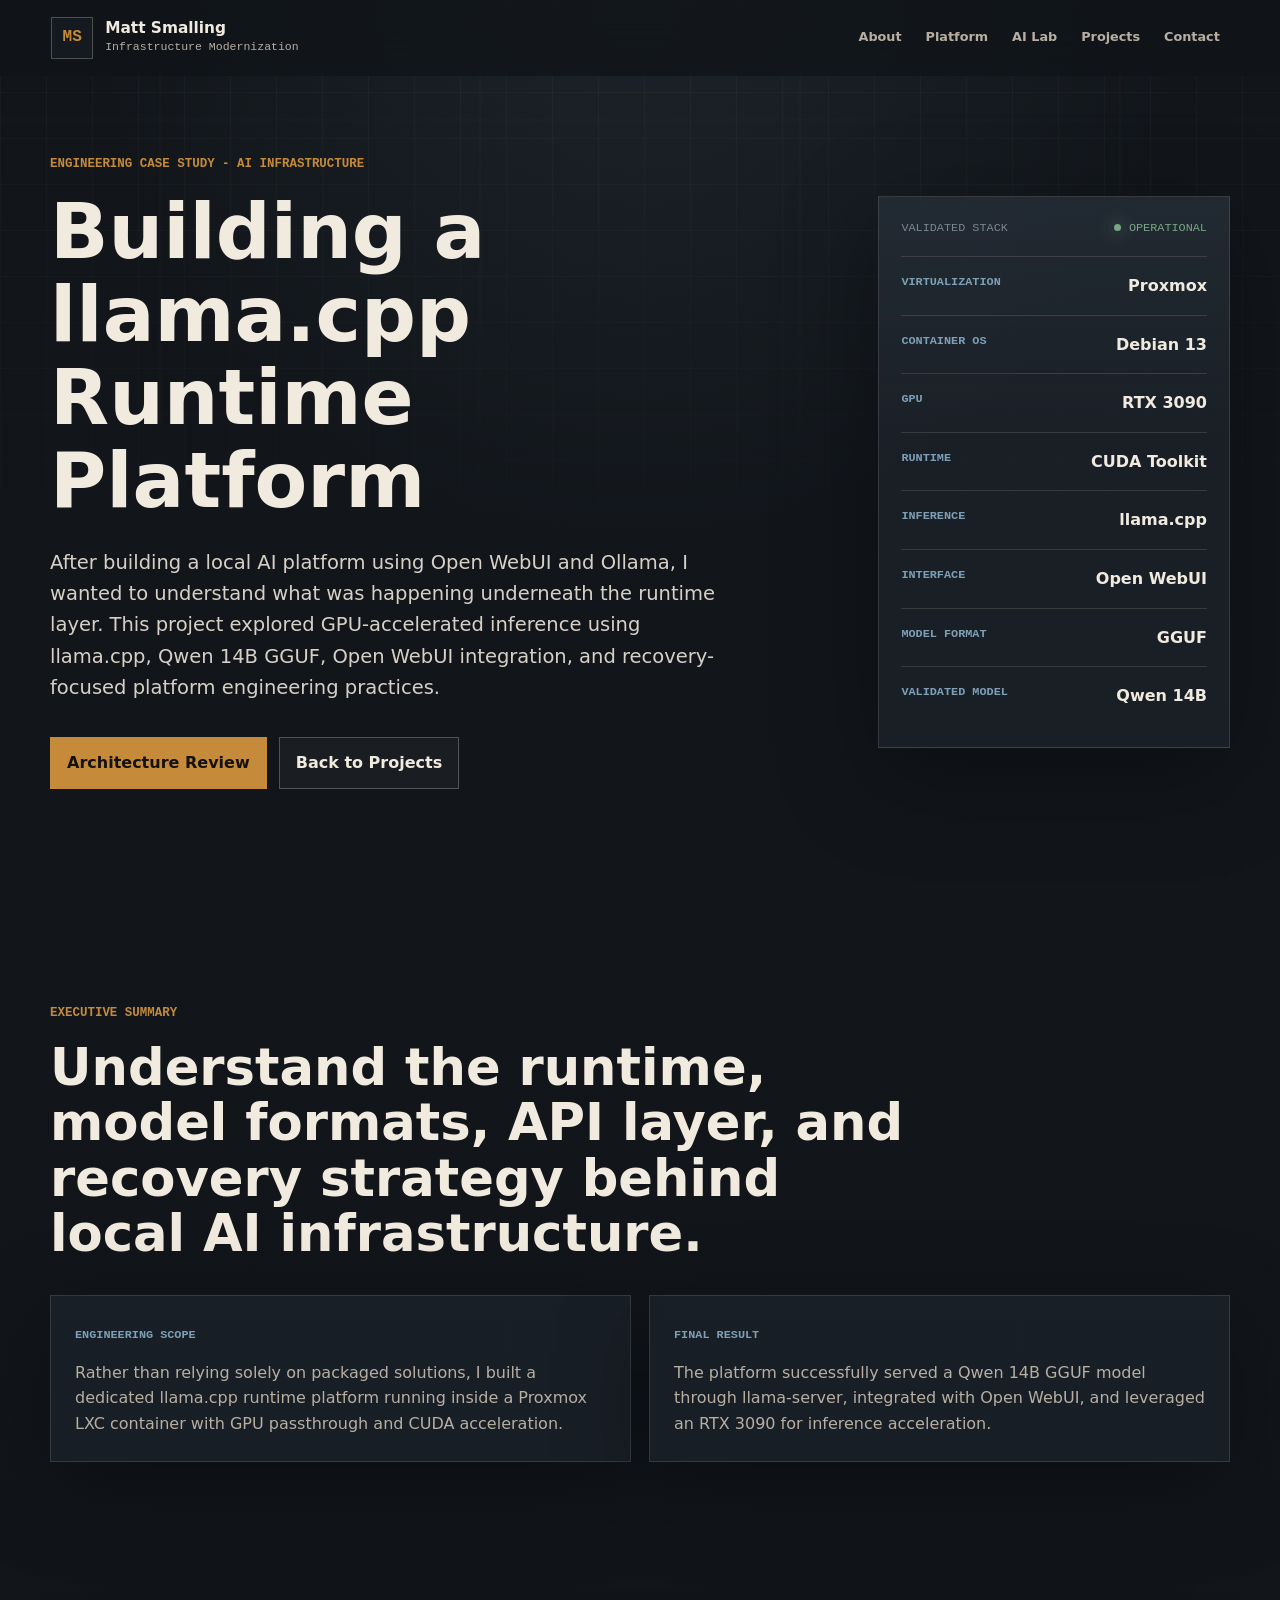
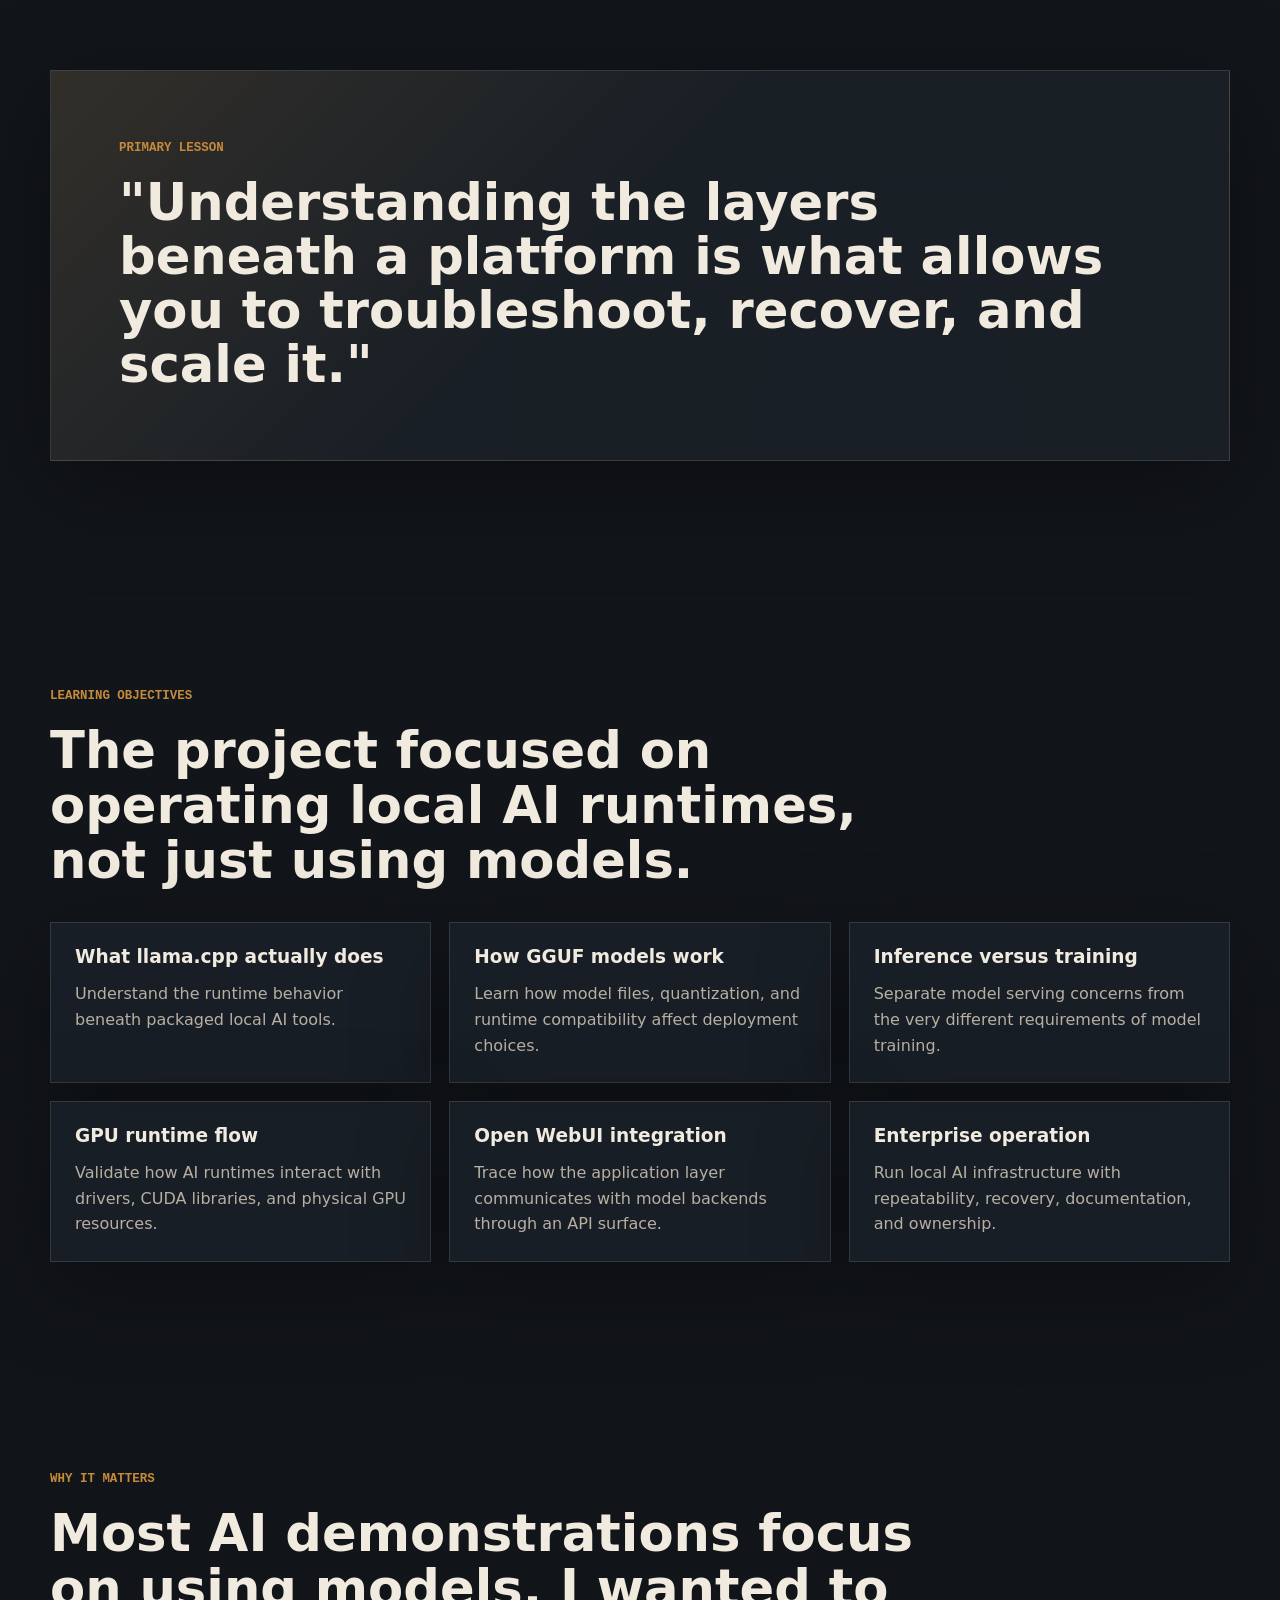
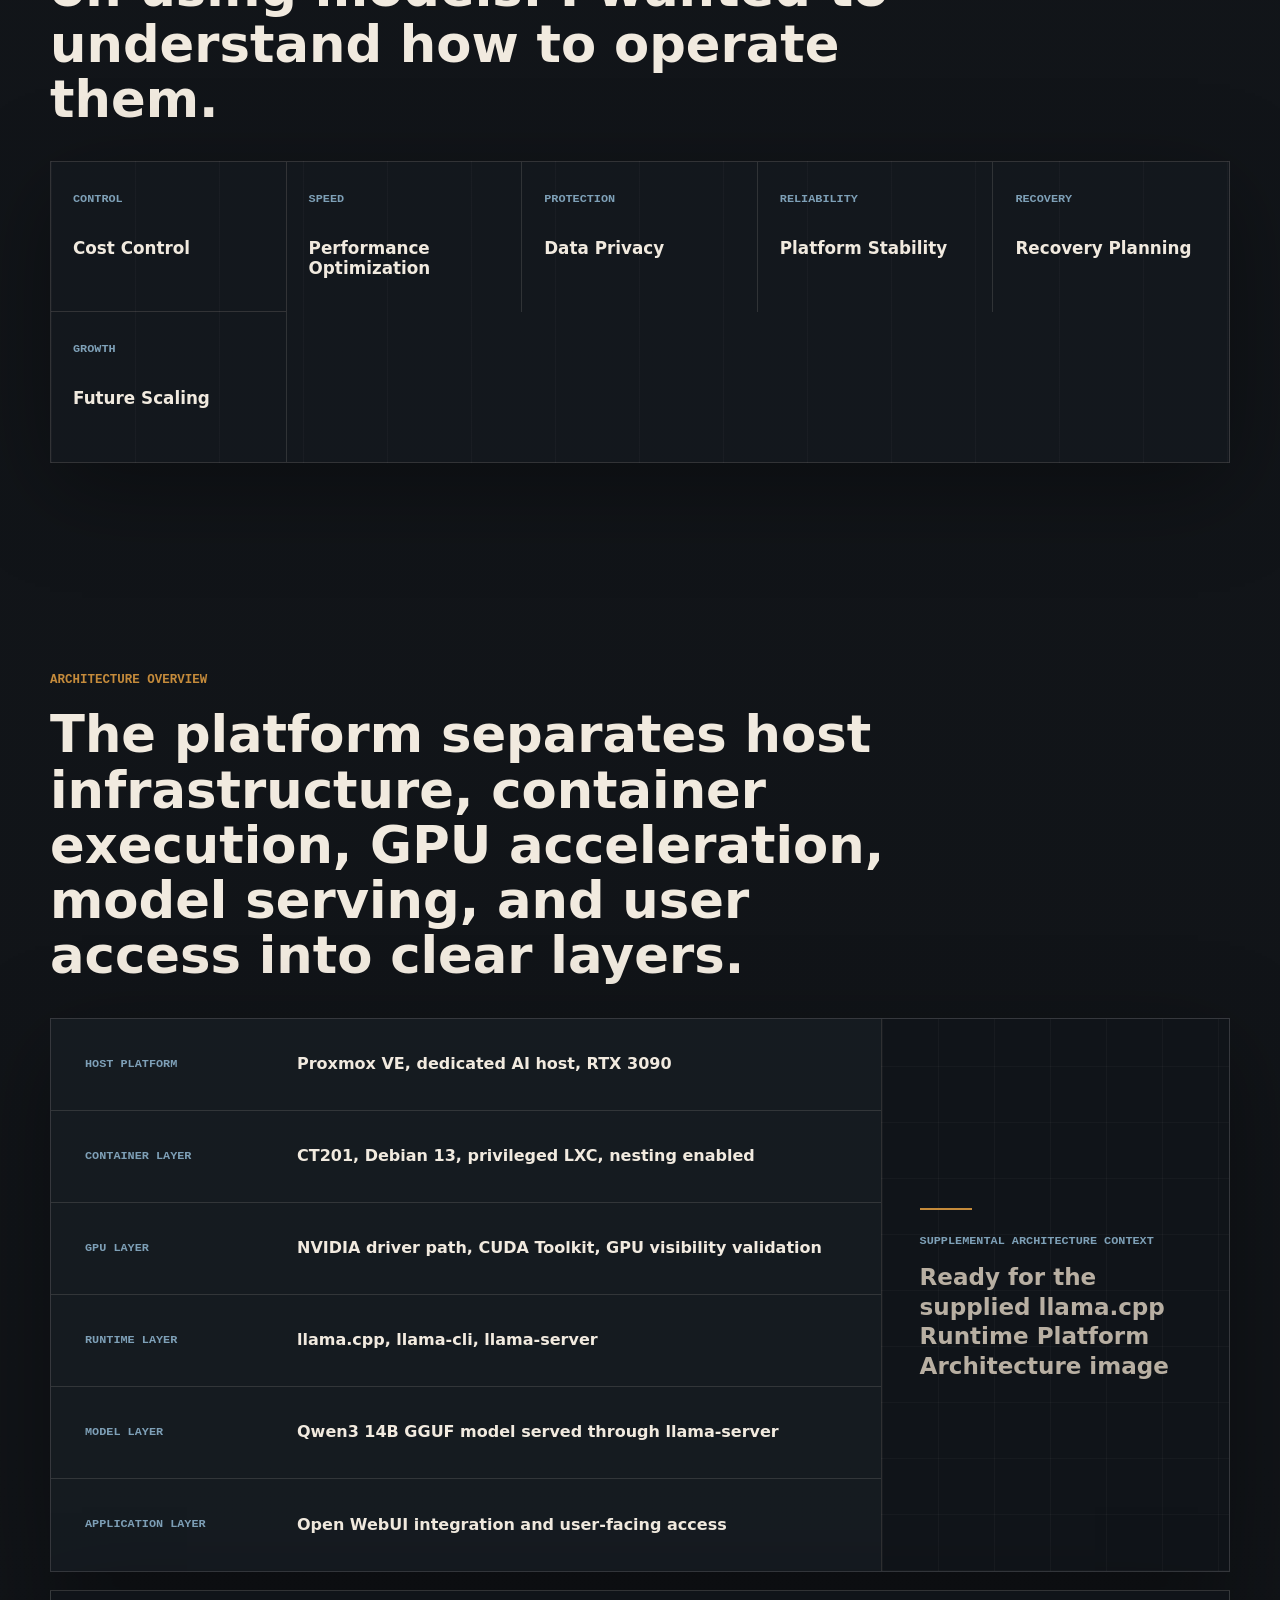
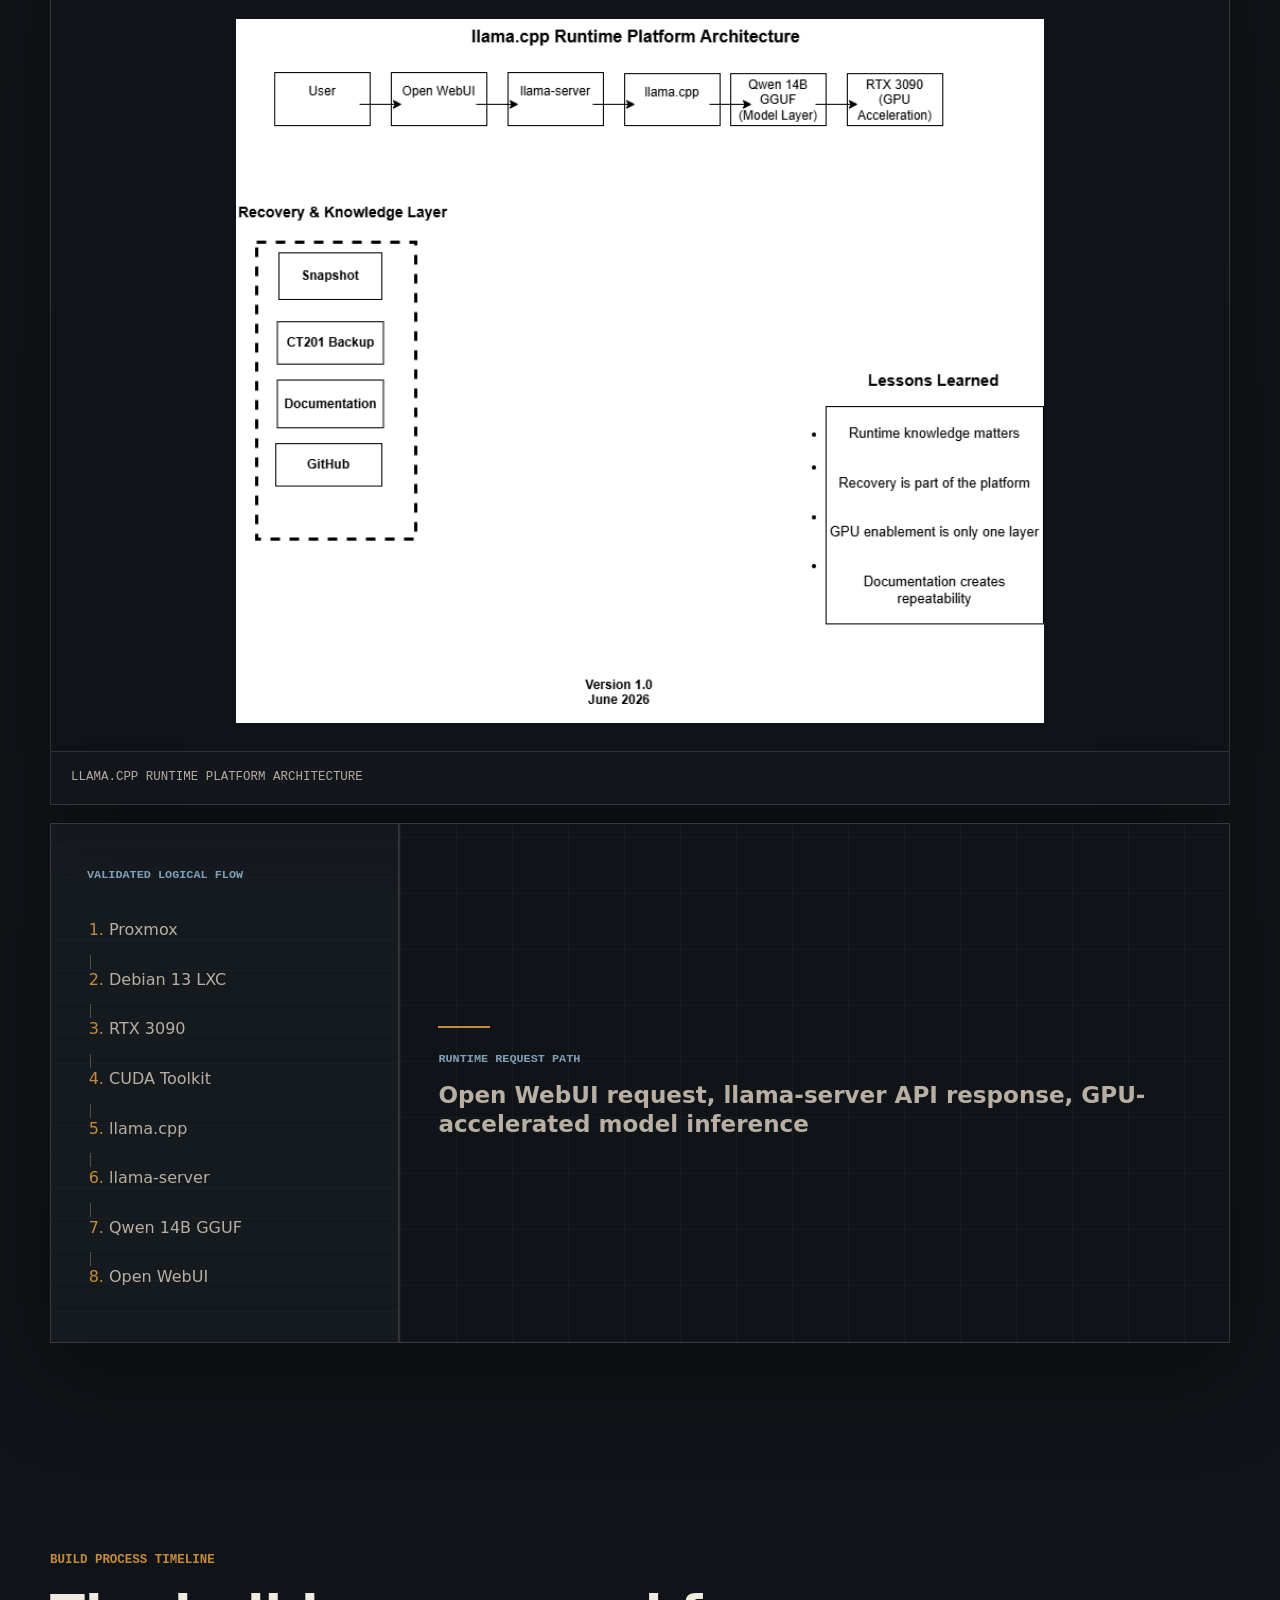
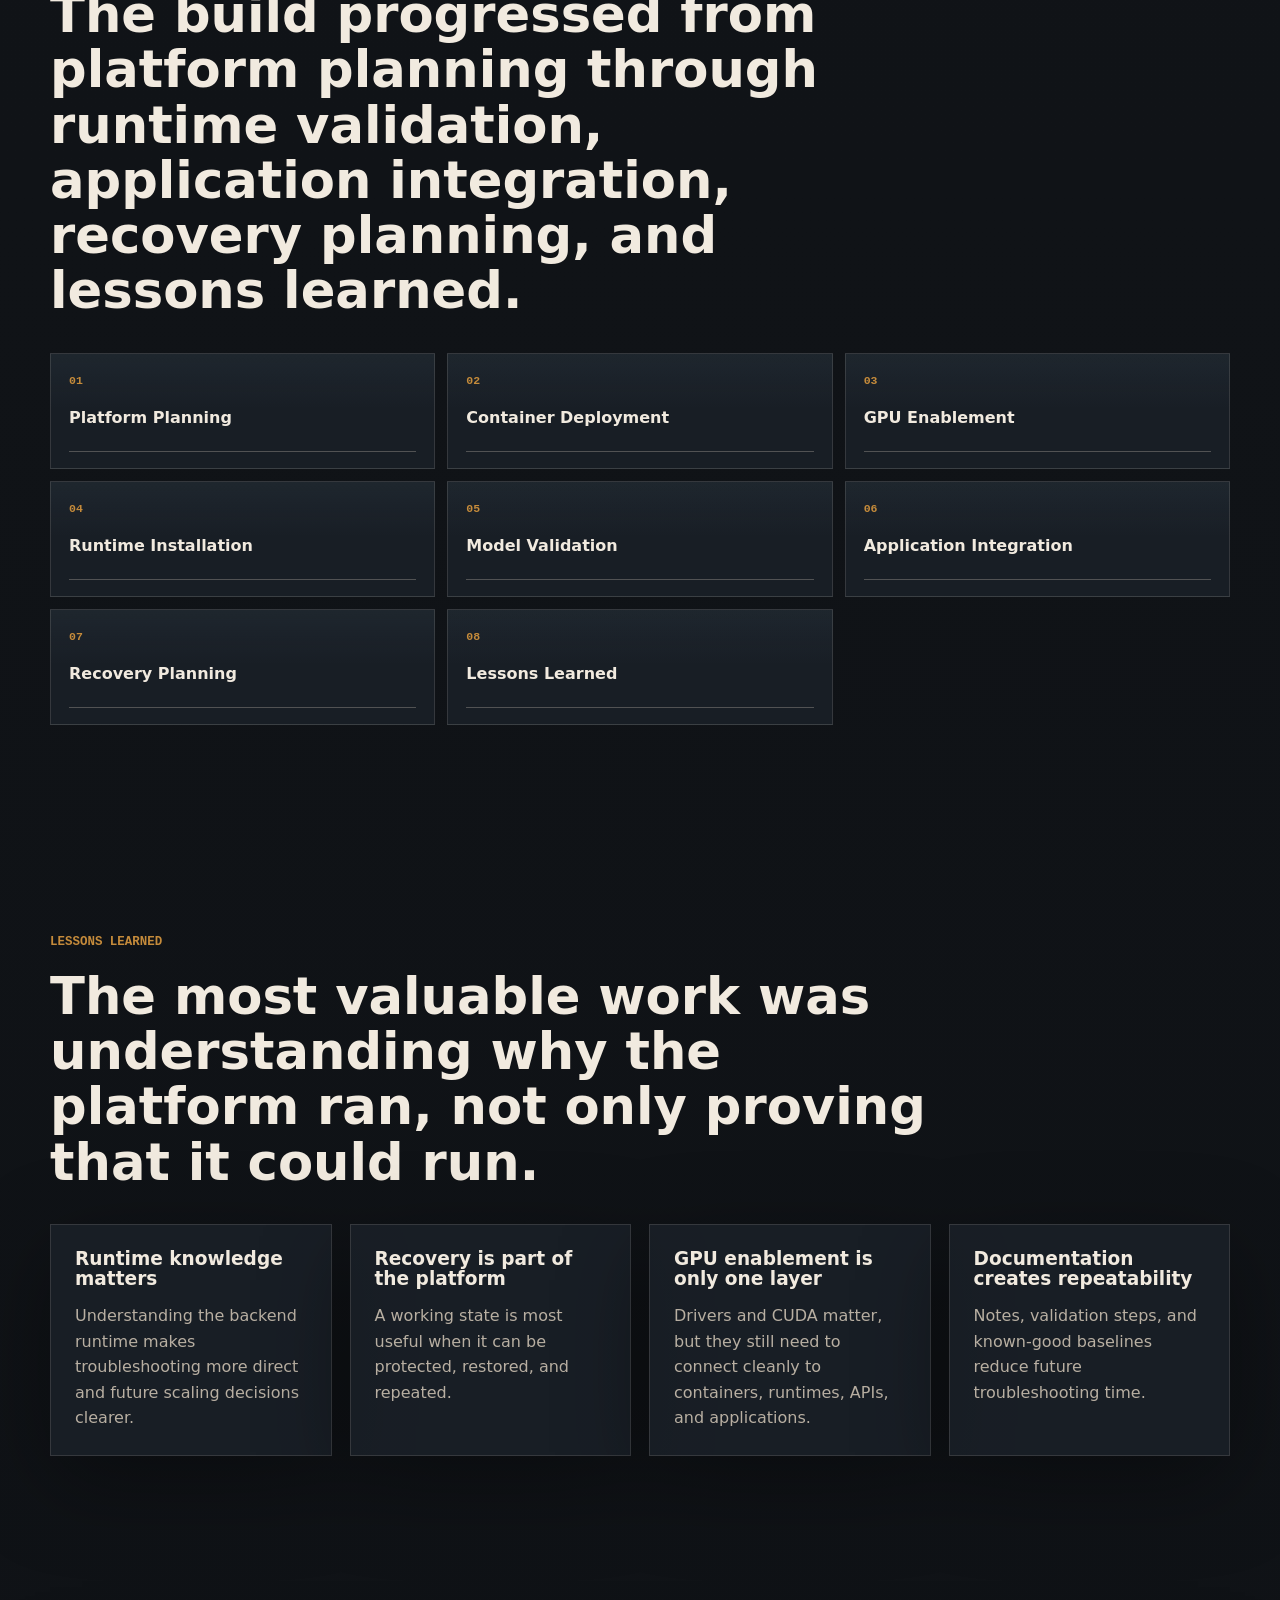
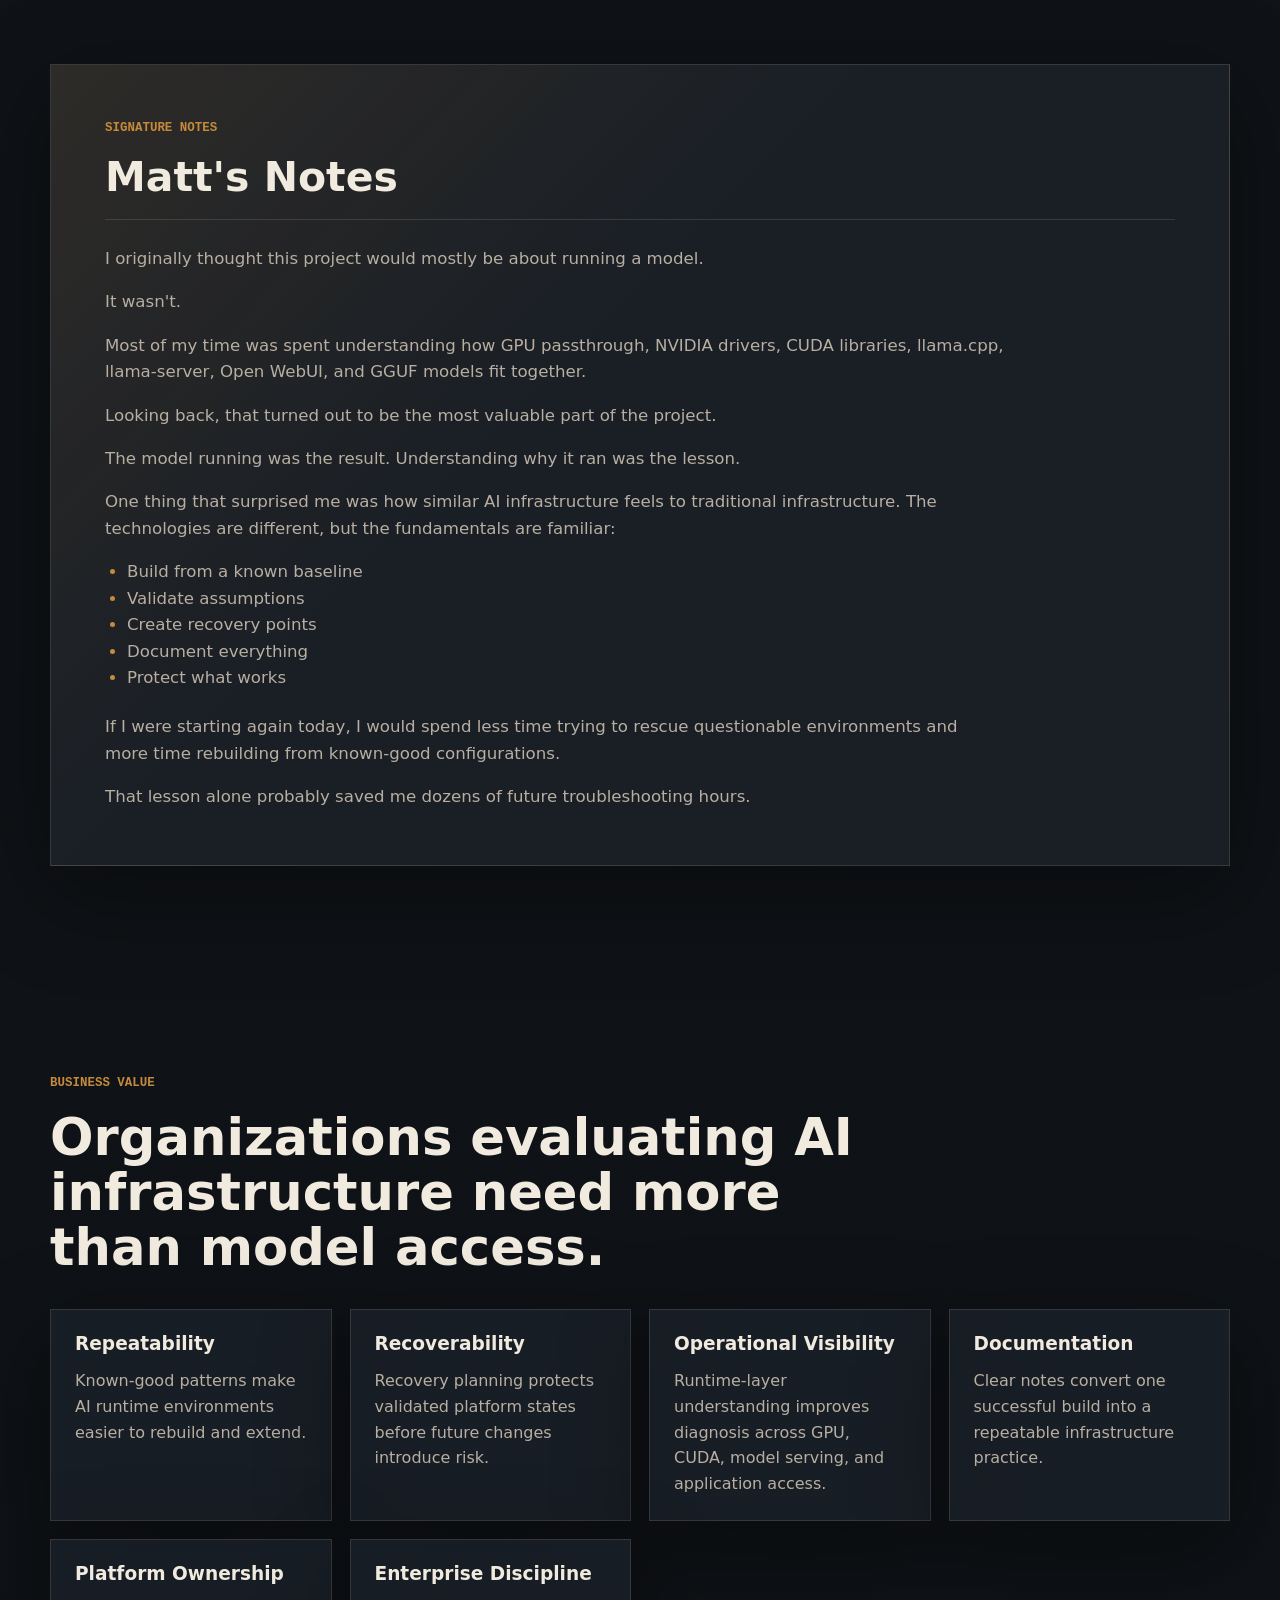
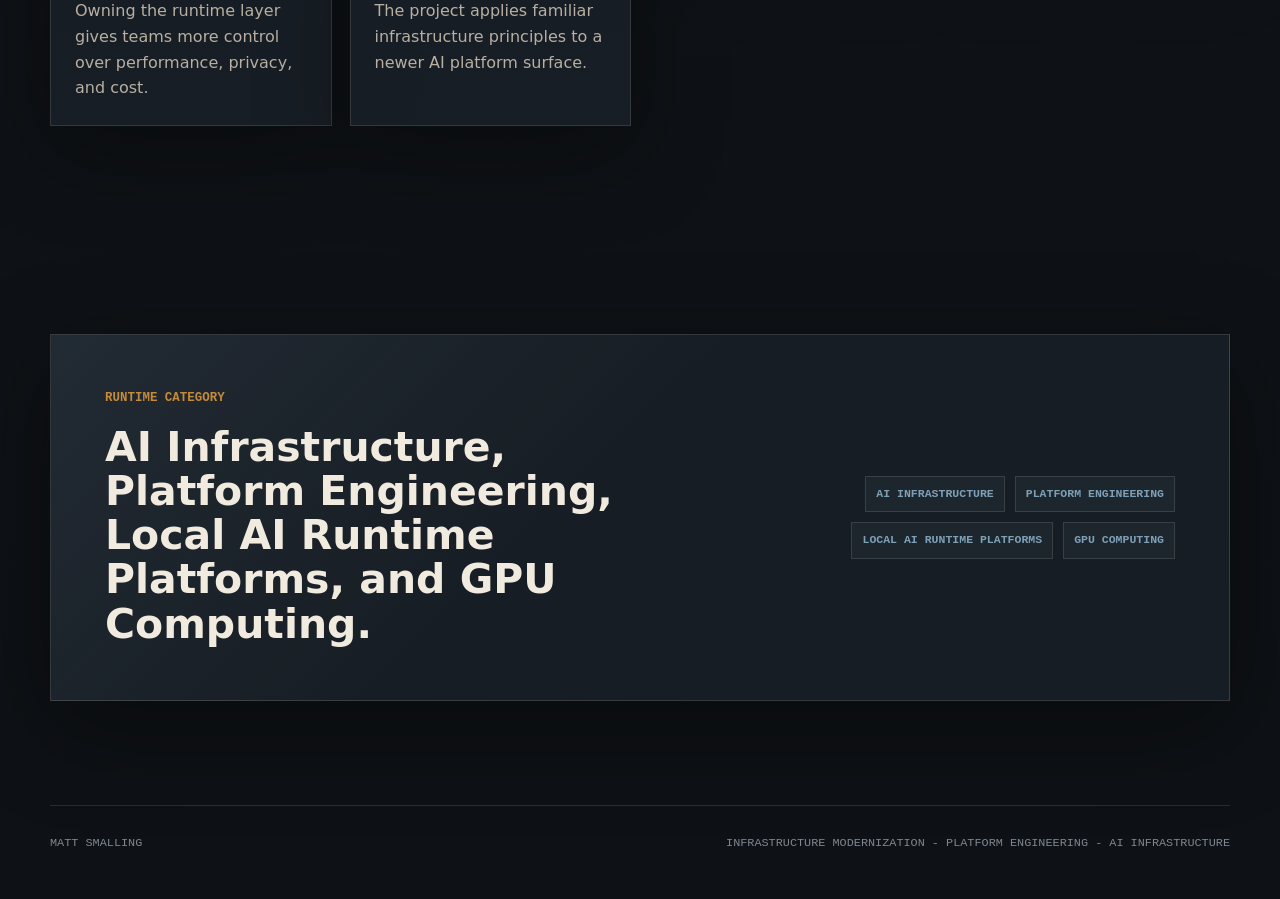
<file: projects/building-llama-cpp-runtime-platform.html>
<!DOCTYPE html>
<html lang="en">
  <head>
    <meta charset="UTF-8" />
    <meta name="viewport" content="width=device-width, initial-scale=1.0" />
    <meta
      name="description"
      content="Case study: building a llama.cpp runtime platform with Proxmox, Debian 13, RTX 3090 GPU acceleration, CUDA Toolkit, Open WebUI, and Qwen 14B GGUF."
    />
    <title>Building a llama.cpp Runtime Platform | Matt Smalling</title>
    <link rel="stylesheet" href="../src/styles.css" />
  </head>
  <body>
    <div class="site-grid" aria-hidden="true"></div>
    <header class="site-header" data-header>
      <a class="brand" href="../index.html#home" aria-label="Matt Smalling home">
        <span class="brand-mark">MS</span>
        <span>
          <strong>Matt Smalling</strong>
          <small>Infrastructure Modernization</small>
        </span>
      </a>

      <button class="nav-toggle" type="button" data-nav-toggle aria-label="Open navigation">
        <span></span>
        <span></span>
      </button>

      <nav class="site-nav" data-nav>
        <a href="../index.html#about">About</a>
        <a href="../index.html#platform">Platform</a>
        <a href="../index.html#lab">AI Lab</a>
        <a href="../index.html#projects">Projects</a>
        <a href="../index.html#contact">Contact</a>
      </nav>
    </header>

    <main>
      <section class="section case-hero">
        <div class="case-hero-copy reveal">
          <p class="eyebrow">Engineering Case Study - AI Infrastructure</p>
          <h1>Building a llama.cpp Runtime Platform</h1>
          <p class="hero-lede">
            After building a local AI platform using Open WebUI and Ollama, I wanted to understand what was happening
            underneath the runtime layer. This project explored GPU-accelerated inference using llama.cpp, Qwen 14B
            GGUF, Open WebUI integration, and recovery-focused platform engineering practices.
          </p>
          <div class="hero-actions">
            <a class="button primary" href="#architecture">Architecture Review</a>
            <a class="button secondary" href="../index.html#projects">Back to Projects</a>
          </div>
        </div>

        <div class="case-spec-panel reveal" aria-label="Validated project stack">
          <div class="panel-topline">
            <span>Validated Stack</span>
            <span class="status-dot">Operational</span>
          </div>
          <ul>
            <li><span>Virtualization</span><strong>Proxmox</strong></li>
            <li><span>Container OS</span><strong>Debian 13</strong></li>
            <li><span>GPU</span><strong>RTX 3090</strong></li>
            <li><span>Runtime</span><strong>CUDA Toolkit</strong></li>
            <li><span>Inference</span><strong>llama.cpp</strong></li>
            <li><span>Interface</span><strong>Open WebUI</strong></li>
            <li><span>Model Format</span><strong>GGUF</strong></li>
            <li><span>Validated Model</span><strong>Qwen 14B</strong></li>
          </ul>
        </div>
      </section>

      <section class="section case-overview">
        <div class="section-heading reveal">
          <p class="eyebrow">Executive Summary</p>
          <h2>Understand the runtime, model formats, API layer, and recovery strategy behind local AI infrastructure.</h2>
        </div>
        <div class="case-summary-grid">
          <article class="case-summary reveal">
            <span>Engineering Scope</span>
            <p>
              Rather than relying solely on packaged solutions, I built a dedicated llama.cpp runtime platform running
              inside a Proxmox LXC container with GPU passthrough and CUDA acceleration.
            </p>
          </article>
          <article class="case-summary reveal">
            <span>Final Result</span>
            <p>
              The platform successfully served a Qwen 14B GGUF model through llama-server, integrated with Open WebUI,
              and leveraged an RTX 3090 for inference acceleration.
            </p>
          </article>
        </div>
      </section>

      <section class="section">
        <div class="case-lesson-callout reveal">
          <p class="eyebrow">Primary Lesson</p>
          <blockquote>
            <p>"Understanding the layers beneath a platform is what allows you to troubleshoot, recover, and scale it."</p>
          </blockquote>
        </div>
      </section>

      <section class="section">
        <div class="section-heading reveal">
          <p class="eyebrow">Learning Objectives</p>
          <h2>The project focused on operating local AI runtimes, not just using models.</h2>
        </div>
        <div class="case-value-grid">
          <article class="case-value reveal"><h3>What llama.cpp actually does</h3><p>Understand the runtime behavior beneath packaged local AI tools.</p></article>
          <article class="case-value reveal"><h3>How GGUF models work</h3><p>Learn how model files, quantization, and runtime compatibility affect deployment choices.</p></article>
          <article class="case-value reveal"><h3>Inference versus training</h3><p>Separate model serving concerns from the very different requirements of model training.</p></article>
          <article class="case-value reveal"><h3>GPU runtime flow</h3><p>Validate how AI runtimes interact with drivers, CUDA libraries, and physical GPU resources.</p></article>
          <article class="case-value reveal"><h3>Open WebUI integration</h3><p>Trace how the application layer communicates with model backends through an API surface.</p></article>
          <article class="case-value reveal"><h3>Enterprise operation</h3><p>Run local AI infrastructure with repeatability, recovery, documentation, and ownership.</p></article>
        </div>
      </section>

      <section class="section">
        <div class="section-heading reveal">
          <p class="eyebrow">Why It Matters</p>
          <h2>Most AI demonstrations focus on using models. I wanted to understand how to operate them.</h2>
        </div>
        <div class="case-outcome-dashboard reveal" aria-label="Runtime platform value drivers">
          <article><span>Control</span><strong>Cost Control</strong></article>
          <article><span>Speed</span><strong>Performance Optimization</strong></article>
          <article><span>Protection</span><strong>Data Privacy</strong></article>
          <article><span>Reliability</span><strong>Platform Stability</strong></article>
          <article><span>Recovery</span><strong>Recovery Planning</strong></article>
          <article><span>Growth</span><strong>Future Scaling</strong></article>
        </div>
      </section>

      <section class="section" id="architecture">
        <div class="section-heading reveal">
          <p class="eyebrow">Architecture Overview</p>
          <h2>The platform separates host infrastructure, container execution, GPU acceleration, model serving, and user access into clear layers.</h2>
        </div>
        <div class="case-architecture reveal">
          <div class="case-layer-map">
            <article><span>Host Platform</span><strong>Proxmox VE, dedicated AI host, RTX 3090</strong></article>
            <article><span>Container Layer</span><strong>CT201, Debian 13, privileged LXC, nesting enabled</strong></article>
            <article><span>GPU Layer</span><strong>NVIDIA driver path, CUDA Toolkit, GPU visibility validation</strong></article>
            <article><span>Runtime Layer</span><strong>llama.cpp, llama-cli, llama-server</strong></article>
            <article><span>Model Layer</span><strong>Qwen3 14B GGUF model served through llama-server</strong></article>
            <article><span>Application Layer</span><strong>Open WebUI integration and user-facing access</strong></article>
          </div>
          <div class="case-diagram-slot" aria-label="Supplemental architecture context">
            <span>Supplemental Architecture Context</span>
            <strong>Ready for the supplied llama.cpp Runtime Platform Architecture image</strong>
          </div>
        </div>

        <figure class="case-figure reveal">
          <img
            src="../images/project-screenshots/llama.cpp Runtime Platform Architecture.drawio.png"
            alt="llama.cpp runtime platform architecture diagram"
          />
          <figcaption>llama.cpp Runtime Platform Architecture</figcaption>
        </figure>

        <div class="case-flow-panel reveal">
          <div class="case-flow">
            <span>Validated Logical Flow</span>
            <ol>
              <li>Proxmox</li>
              <li>Debian 13 LXC</li>
              <li>RTX 3090</li>
              <li>CUDA Toolkit</li>
              <li>llama.cpp</li>
              <li>llama-server</li>
              <li>Qwen 14B GGUF</li>
              <li>Open WebUI</li>
            </ol>
          </div>
          <div class="case-diagram-slot compact" aria-label="Runtime request path">
            <span>Runtime Request Path</span>
            <strong>Open WebUI request, llama-server API response, GPU-accelerated model inference</strong>
          </div>
        </div>
      </section>

      <section class="section">
        <div class="section-heading reveal">
          <p class="eyebrow">Build Process Timeline</p>
          <h2>The build progressed from platform planning through runtime validation, application integration, recovery planning, and lessons learned.</h2>
        </div>
        <ol class="case-timeline">
          <li class="reveal"><span>01</span><strong>Platform Planning</strong></li>
          <li class="reveal"><span>02</span><strong>Container Deployment</strong></li>
          <li class="reveal"><span>03</span><strong>GPU Enablement</strong></li>
          <li class="reveal"><span>04</span><strong>Runtime Installation</strong></li>
          <li class="reveal"><span>05</span><strong>Model Validation</strong></li>
          <li class="reveal"><span>06</span><strong>Application Integration</strong></li>
          <li class="reveal"><span>07</span><strong>Recovery Planning</strong></li>
          <li class="reveal"><span>08</span><strong>Lessons Learned</strong></li>
        </ol>
      </section>

      <section class="section">
        <div class="section-heading reveal">
          <p class="eyebrow">Lessons Learned</p>
          <h2>The most valuable work was understanding why the platform ran, not only proving that it could run.</h2>
        </div>
        <div class="case-lesson-grid">
          <article class="case-value reveal">
            <h3>Runtime knowledge matters</h3>
            <p>Understanding the backend runtime makes troubleshooting more direct and future scaling decisions clearer.</p>
          </article>
          <article class="case-value reveal">
            <h3>Recovery is part of the platform</h3>
            <p>A working state is most useful when it can be protected, restored, and repeated.</p>
          </article>
          <article class="case-value reveal">
            <h3>GPU enablement is only one layer</h3>
            <p>Drivers and CUDA matter, but they still need to connect cleanly to containers, runtimes, APIs, and applications.</p>
          </article>
          <article class="case-value reveal">
            <h3>Documentation creates repeatability</h3>
            <p>Notes, validation steps, and known-good baselines reduce future troubleshooting time.</p>
          </article>
        </div>
      </section>

      <section class="section">
        <div class="case-notes-callout reveal">
          <div class="case-notes-heading">
            <p class="eyebrow">Signature Notes</p>
            <h2>Matt's Notes</h2>
          </div>
          <div class="case-notes-copy">
            <p>I originally thought this project would mostly be about running a model.</p>
            <p>It wasn't.</p>
            <p>
              Most of my time was spent understanding how GPU passthrough, NVIDIA drivers, CUDA libraries, llama.cpp,
              llama-server, Open WebUI, and GGUF models fit together.
            </p>
            <p>Looking back, that turned out to be the most valuable part of the project.</p>
            <p>The model running was the result. Understanding why it ran was the lesson.</p>
            <p>
              One thing that surprised me was how similar AI infrastructure feels to traditional infrastructure. The
              technologies are different, but the fundamentals are familiar:
            </p>
            <ul>
              <li>Build from a known baseline</li>
              <li>Validate assumptions</li>
              <li>Create recovery points</li>
              <li>Document everything</li>
              <li>Protect what works</li>
            </ul>
            <p>
              If I were starting again today, I would spend less time trying to rescue questionable environments and
              more time rebuilding from known-good configurations.
            </p>
            <p>That lesson alone probably saved me dozens of future troubleshooting hours.</p>
          </div>
        </div>
      </section>

      <section class="section">
        <div class="section-heading reveal">
          <p class="eyebrow">Business Value</p>
          <h2>Organizations evaluating AI infrastructure need more than model access.</h2>
        </div>
        <div class="case-value-grid enterprise">
          <article class="case-value reveal"><h3>Repeatability</h3><p>Known-good patterns make AI runtime environments easier to rebuild and extend.</p></article>
          <article class="case-value reveal"><h3>Recoverability</h3><p>Recovery planning protects validated platform states before future changes introduce risk.</p></article>
          <article class="case-value reveal"><h3>Operational Visibility</h3><p>Runtime-layer understanding improves diagnosis across GPU, CUDA, model serving, and application access.</p></article>
          <article class="case-value reveal"><h3>Documentation</h3><p>Clear notes convert one successful build into a repeatable infrastructure practice.</p></article>
          <article class="case-value reveal"><h3>Platform Ownership</h3><p>Owning the runtime layer gives teams more control over performance, privacy, and cost.</p></article>
          <article class="case-value reveal"><h3>Enterprise Discipline</h3><p>The project applies familiar infrastructure principles to a newer AI platform surface.</p></article>
        </div>
      </section>

      <section class="section">
        <div class="case-next reveal">
          <div>
            <p class="eyebrow">Runtime Category</p>
            <h2>AI Infrastructure, Platform Engineering, Local AI Runtime Platforms, and GPU Computing.</h2>
          </div>
          <ul class="case-roadmap" aria-label="Project categories">
            <li>AI Infrastructure</li>
            <li>Platform Engineering</li>
            <li>Local AI Runtime Platforms</li>
            <li>GPU Computing</li>
          </ul>
        </div>
      </section>
    </main>

    <footer class="site-footer">
      <span>Matt Smalling</span>
      <span>Infrastructure Modernization - Platform Engineering - AI Infrastructure</span>
    </footer>

    <script src="../src/main.js"></script>
  </body>
</html>
</file>
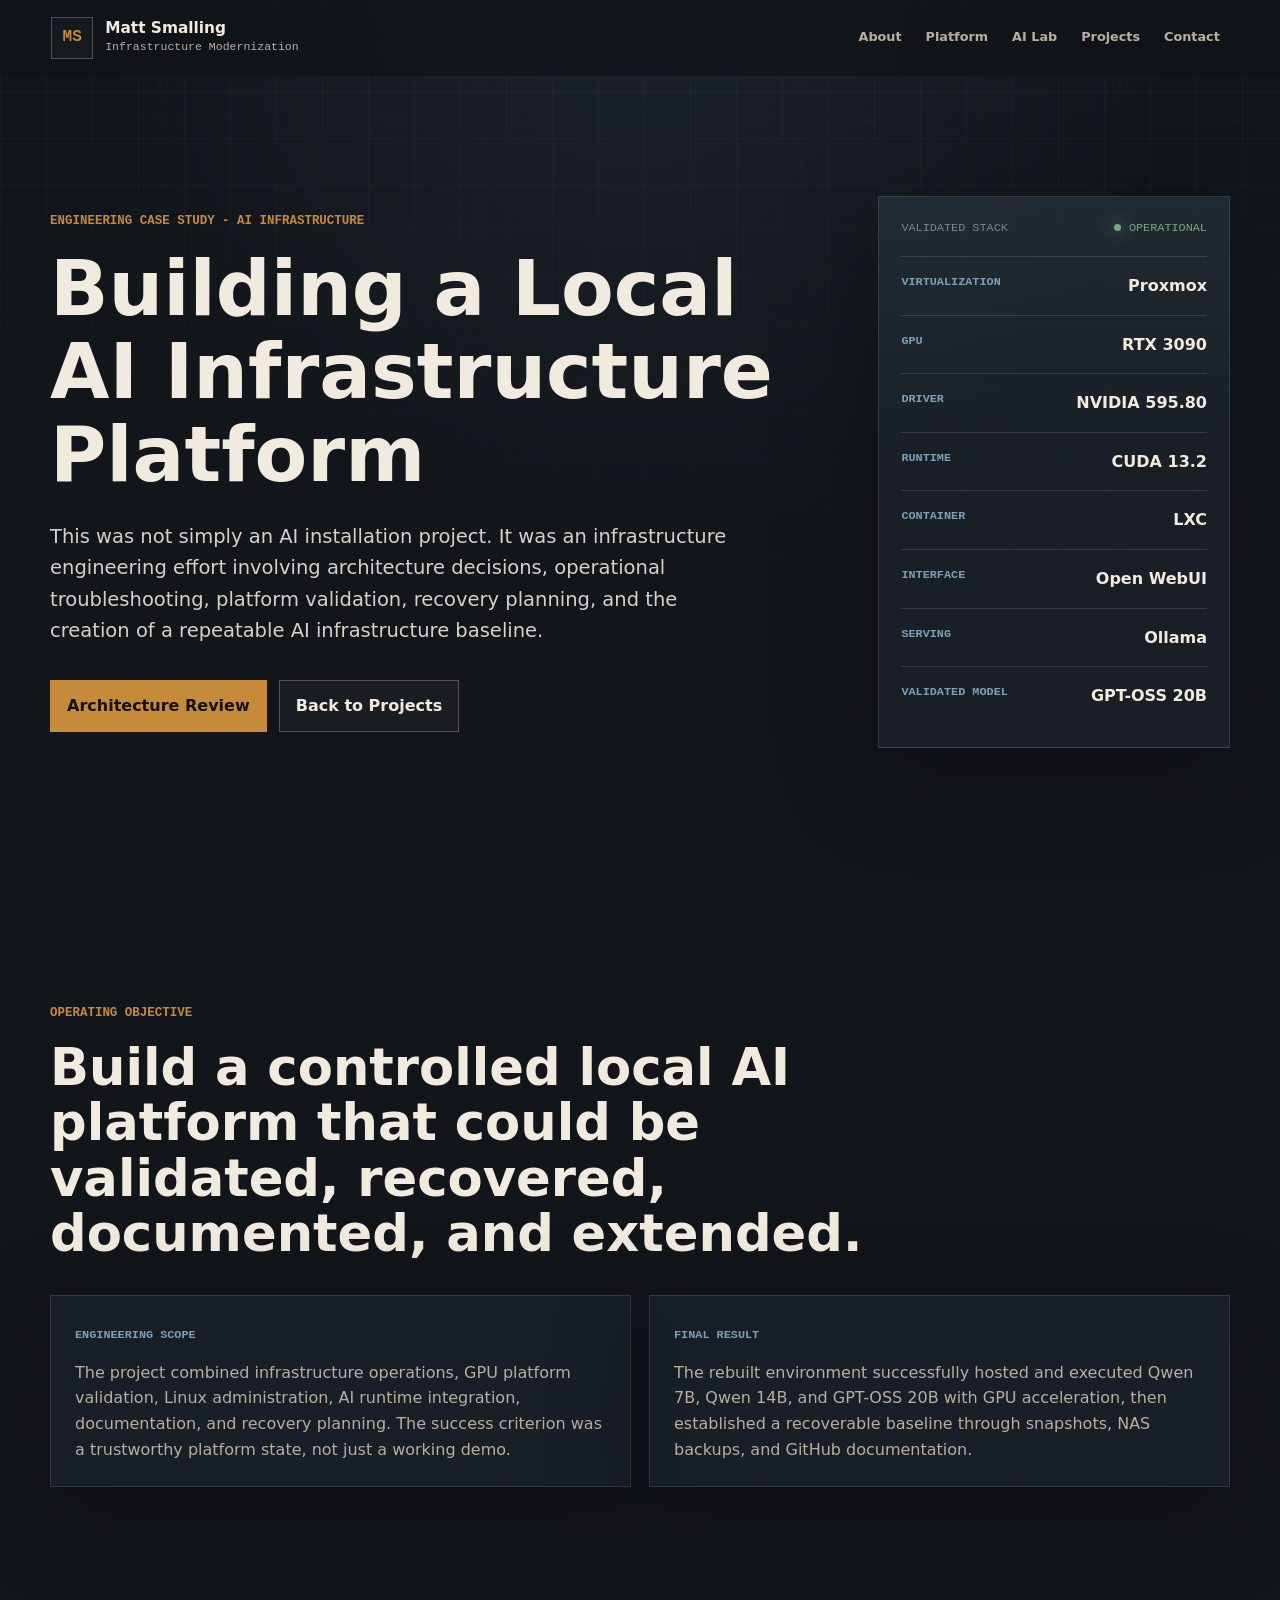
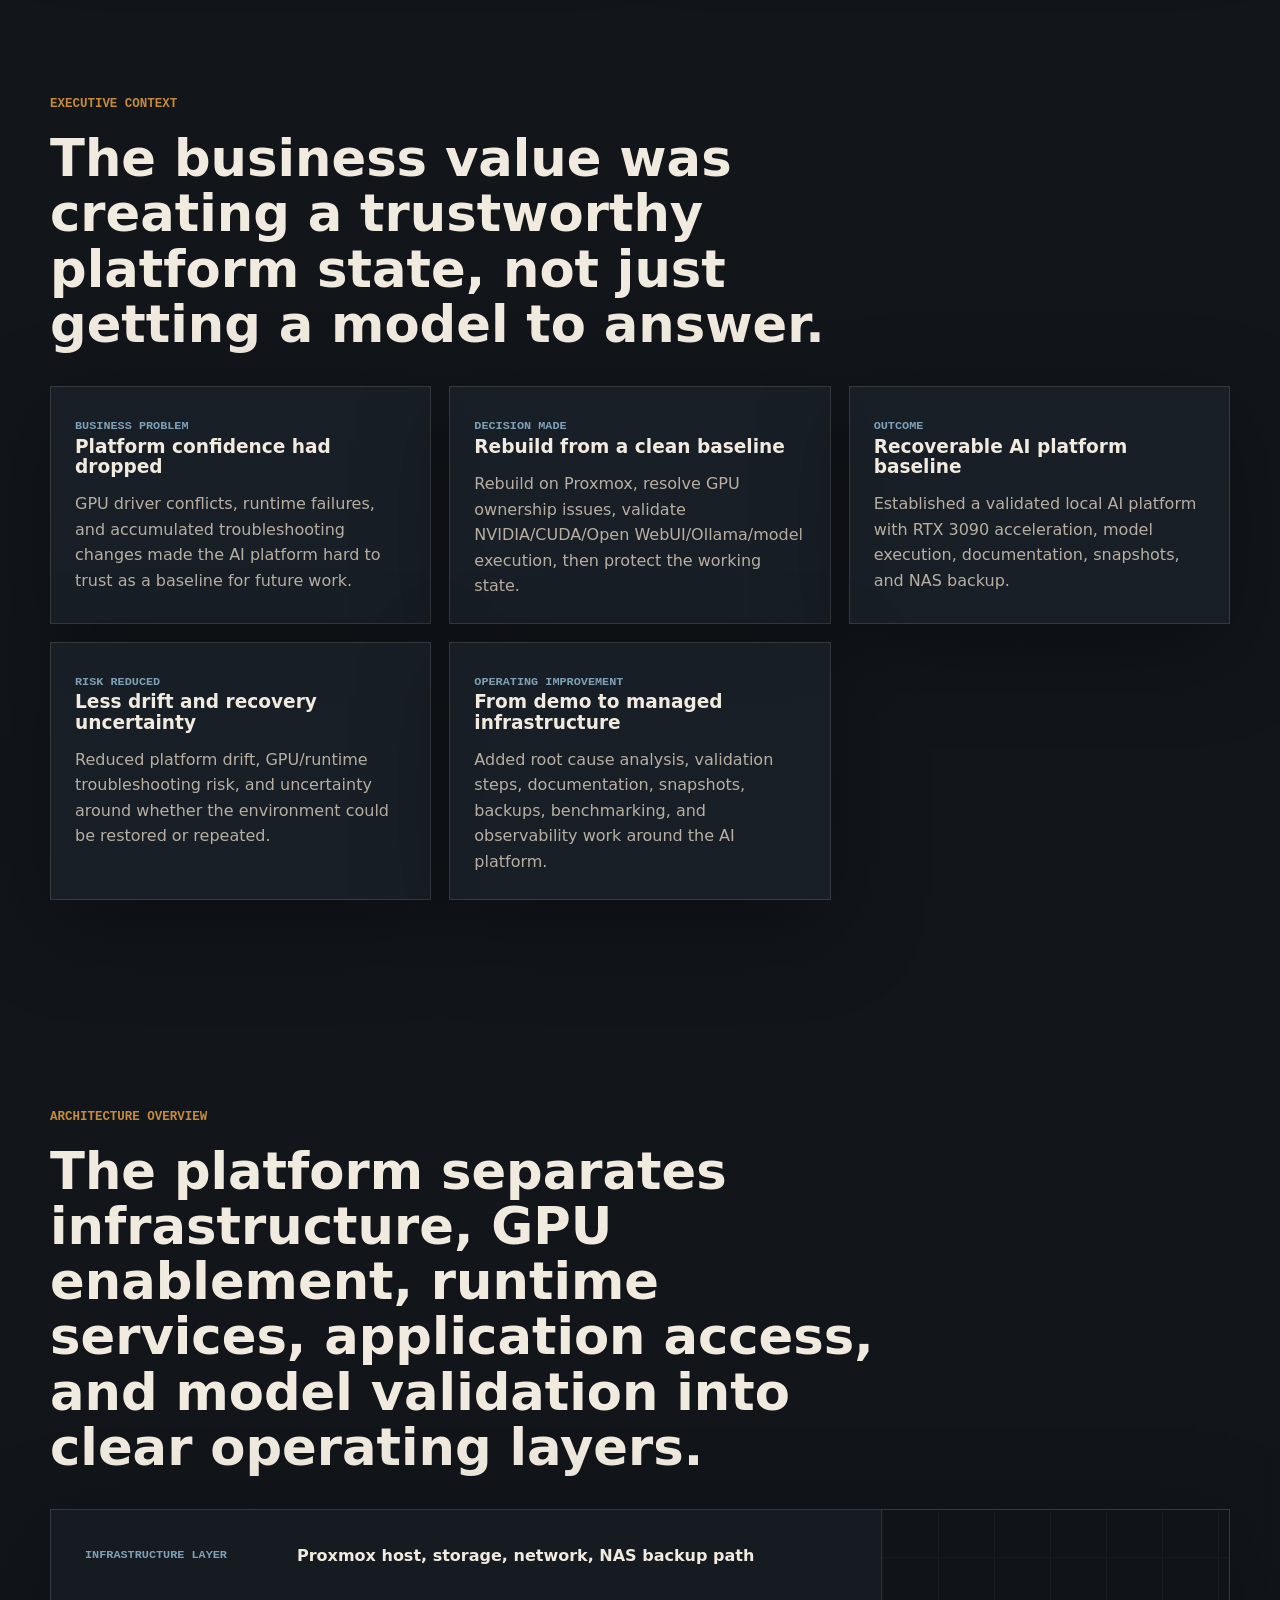
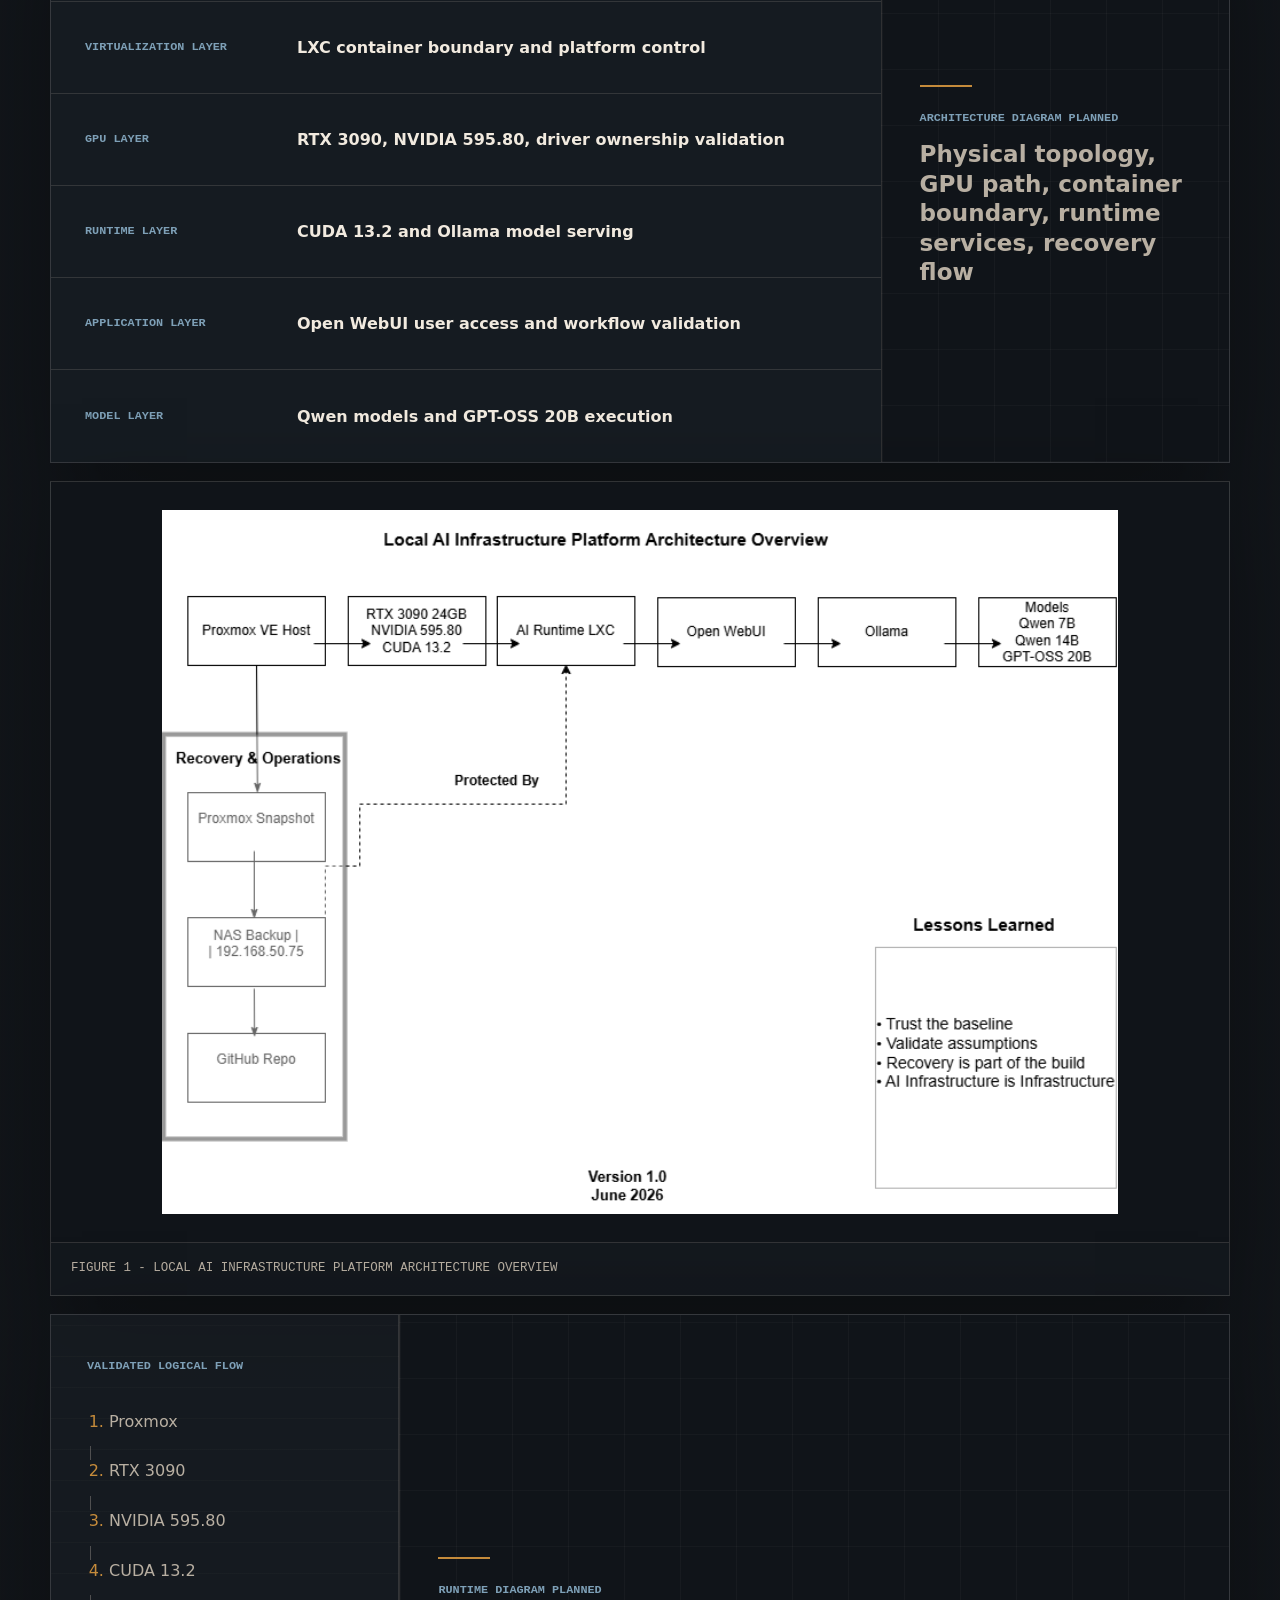
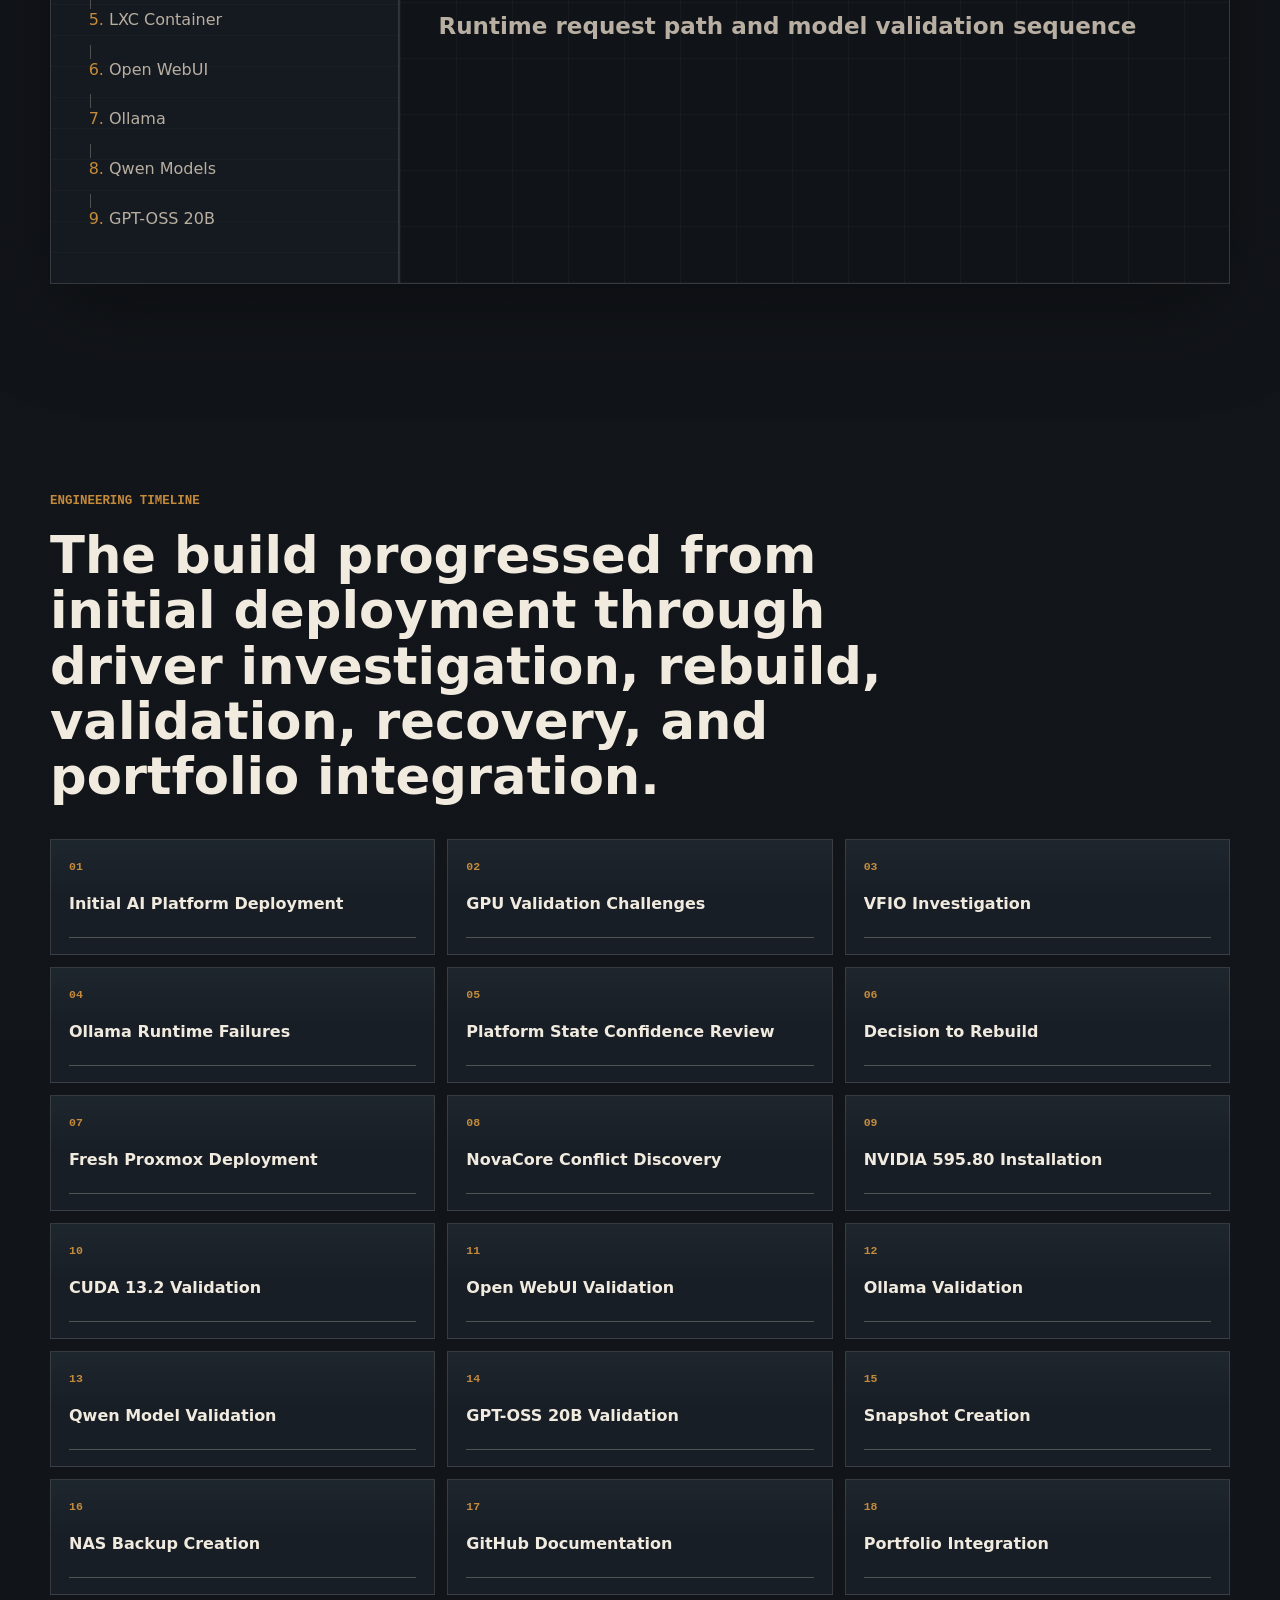
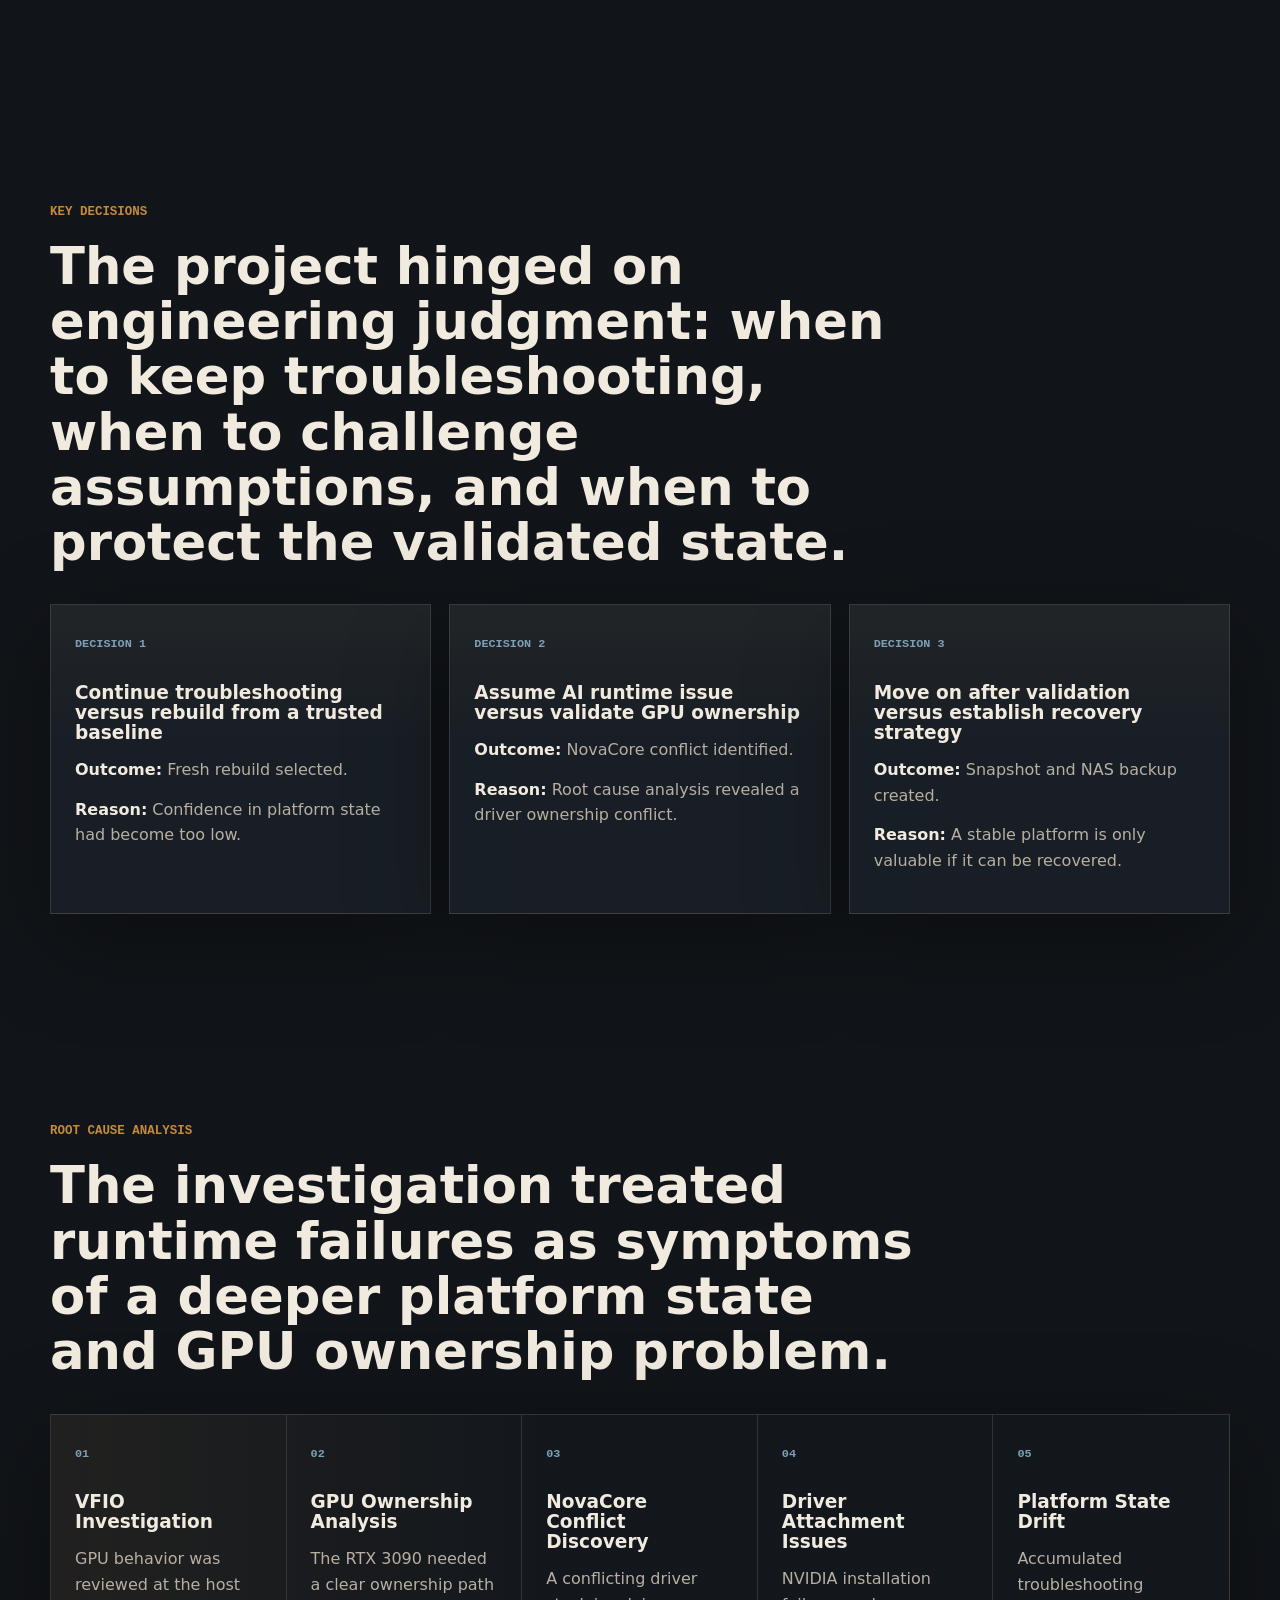
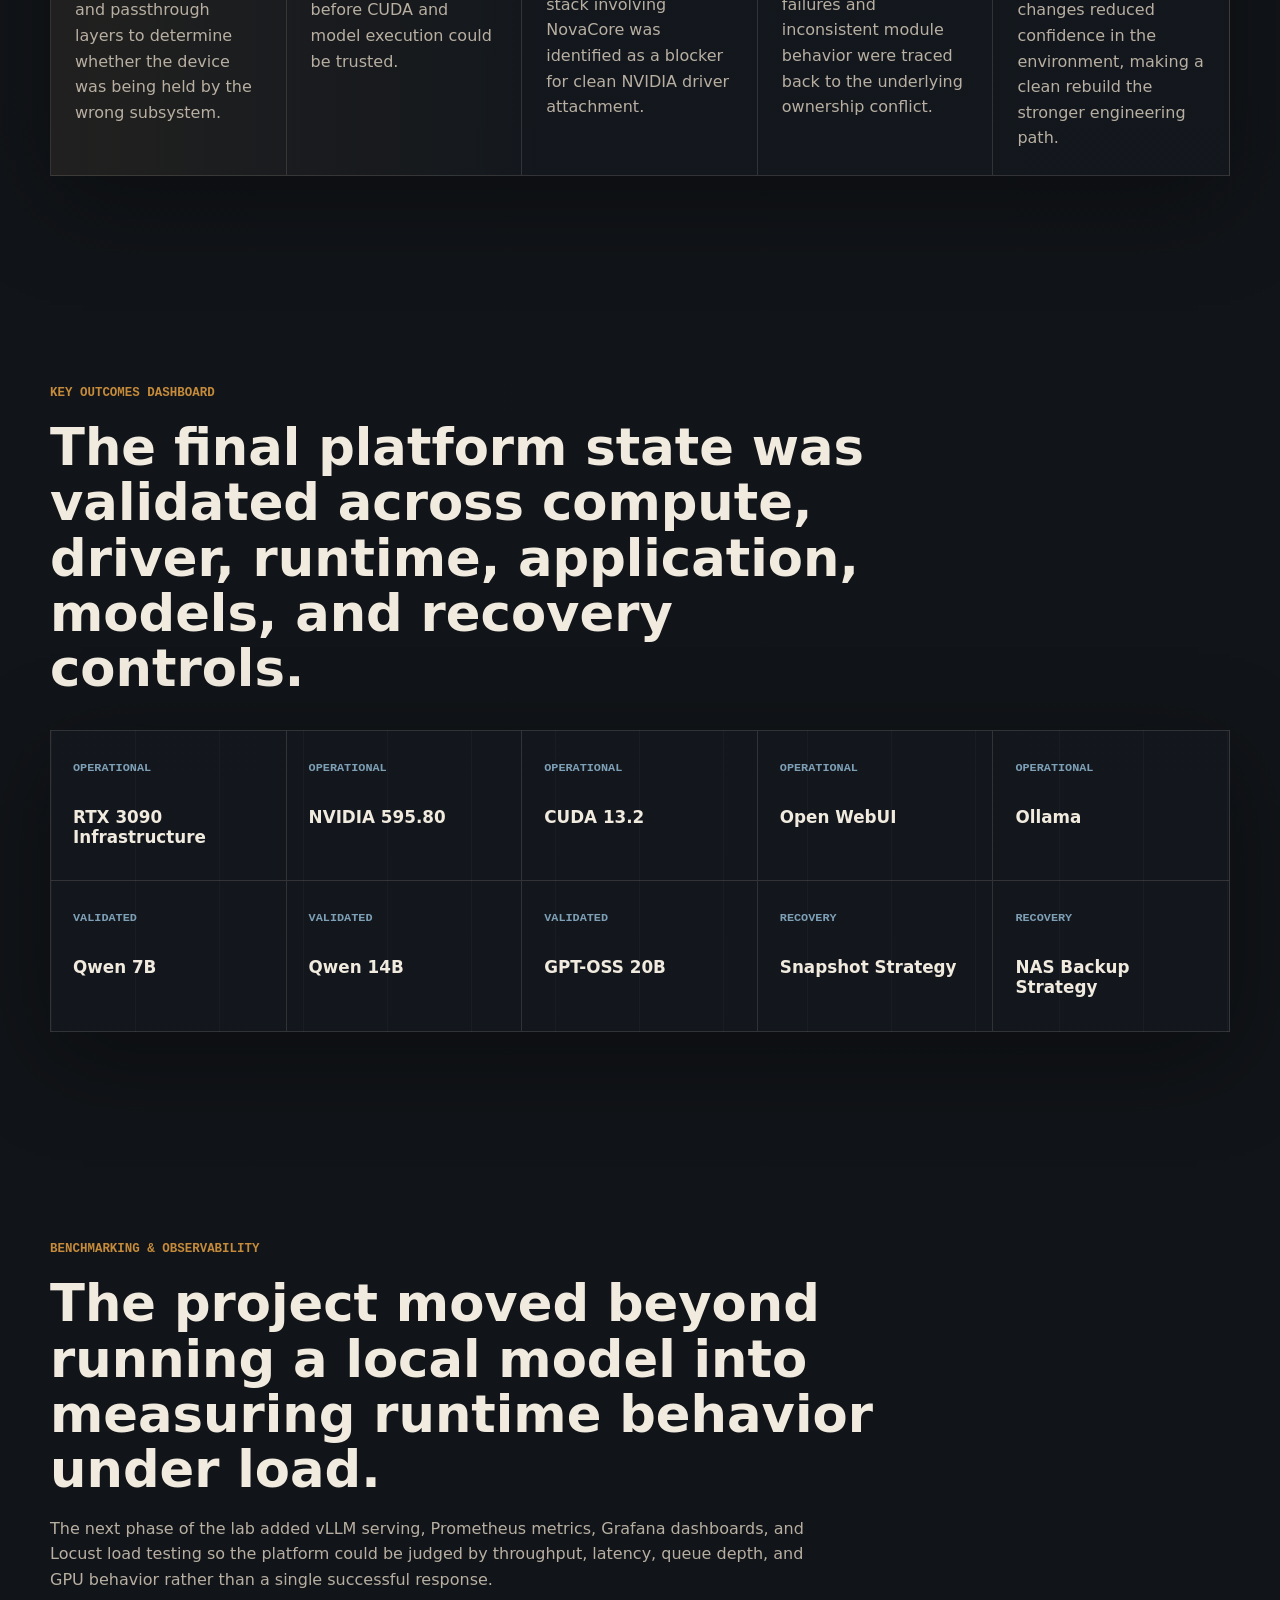
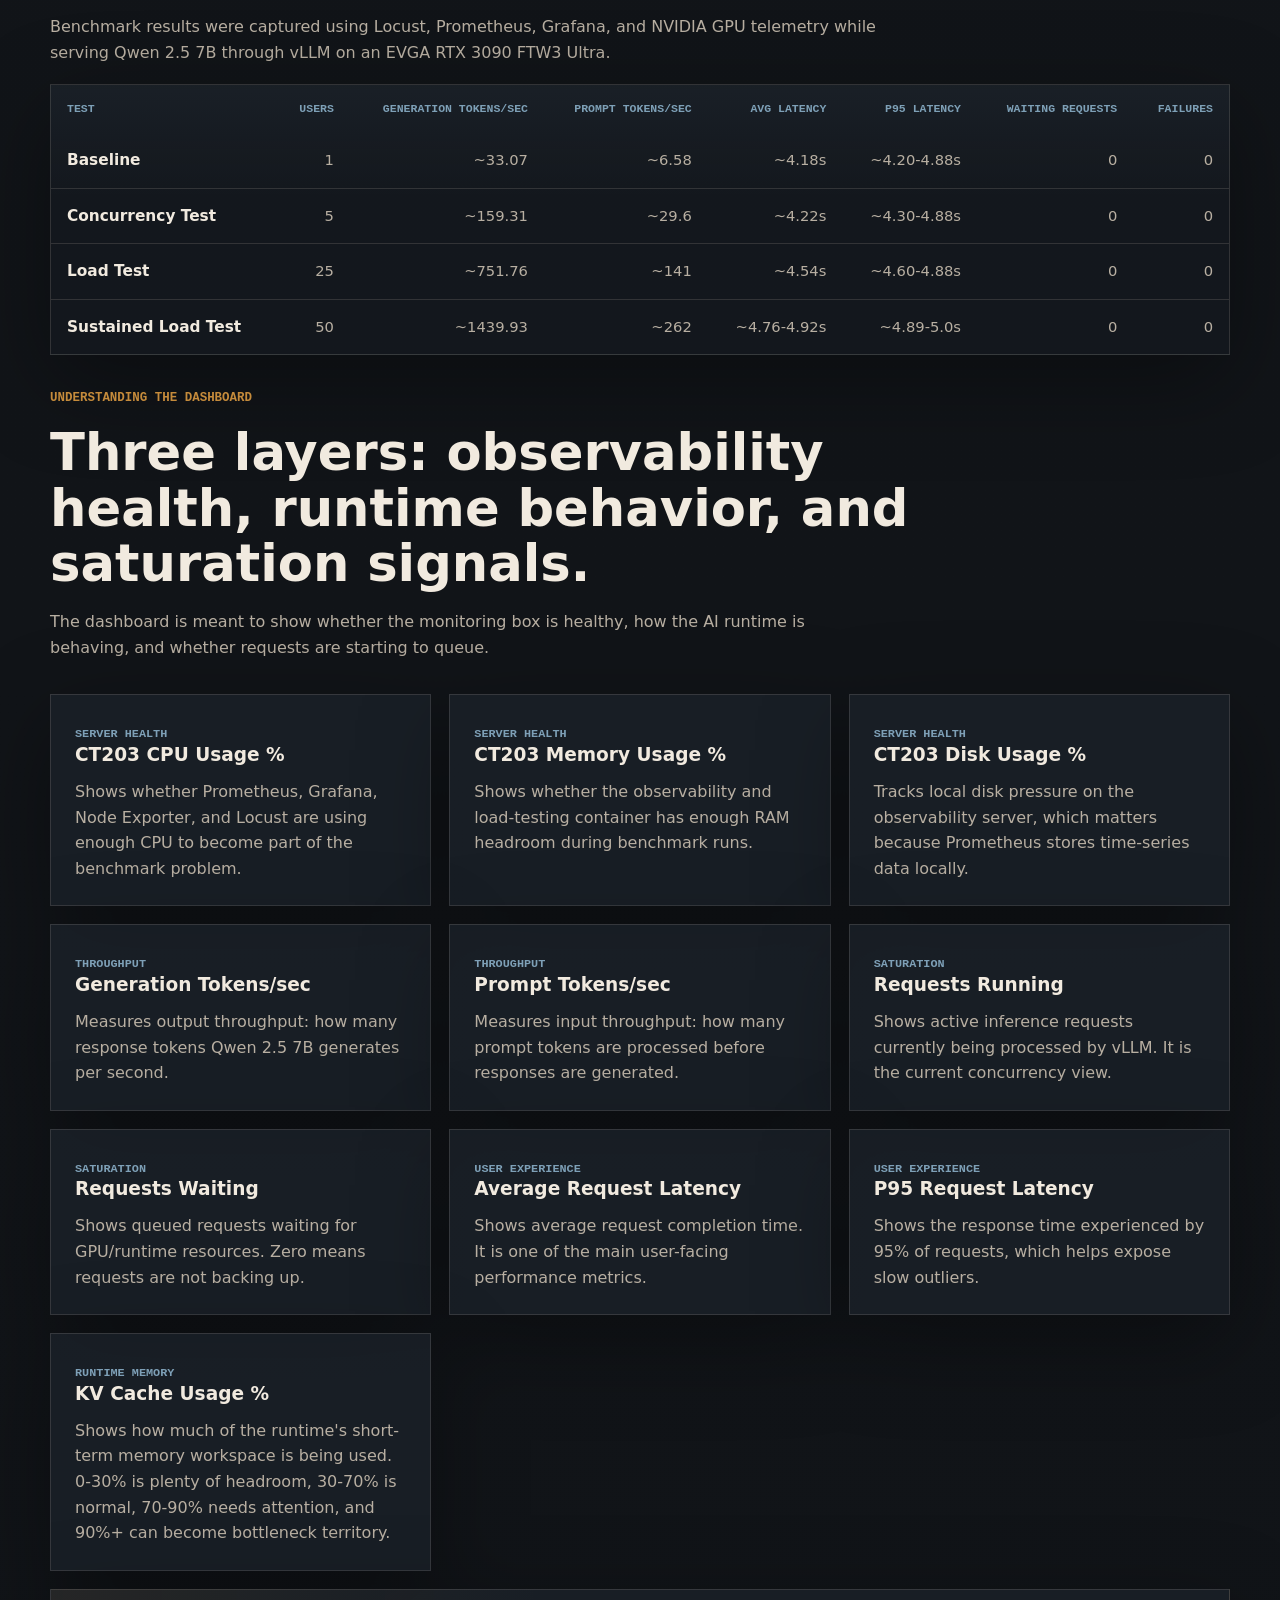
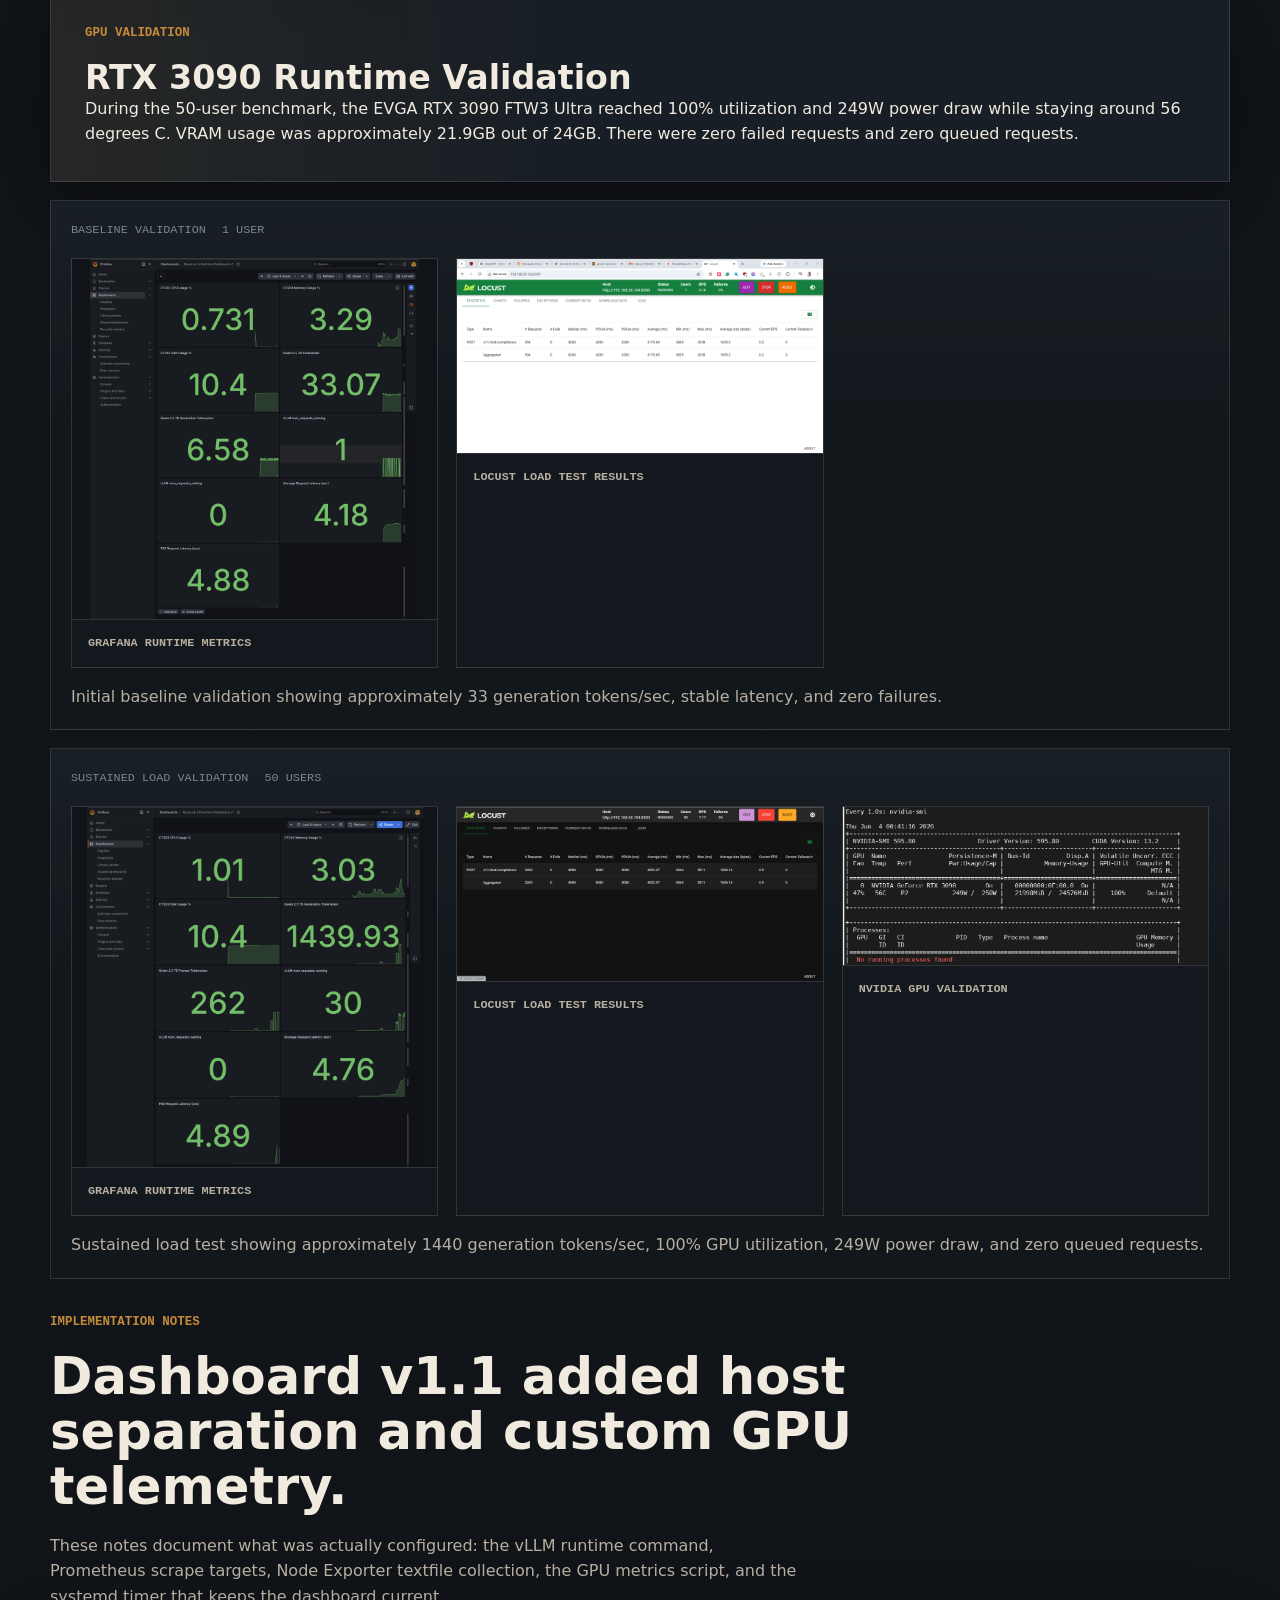
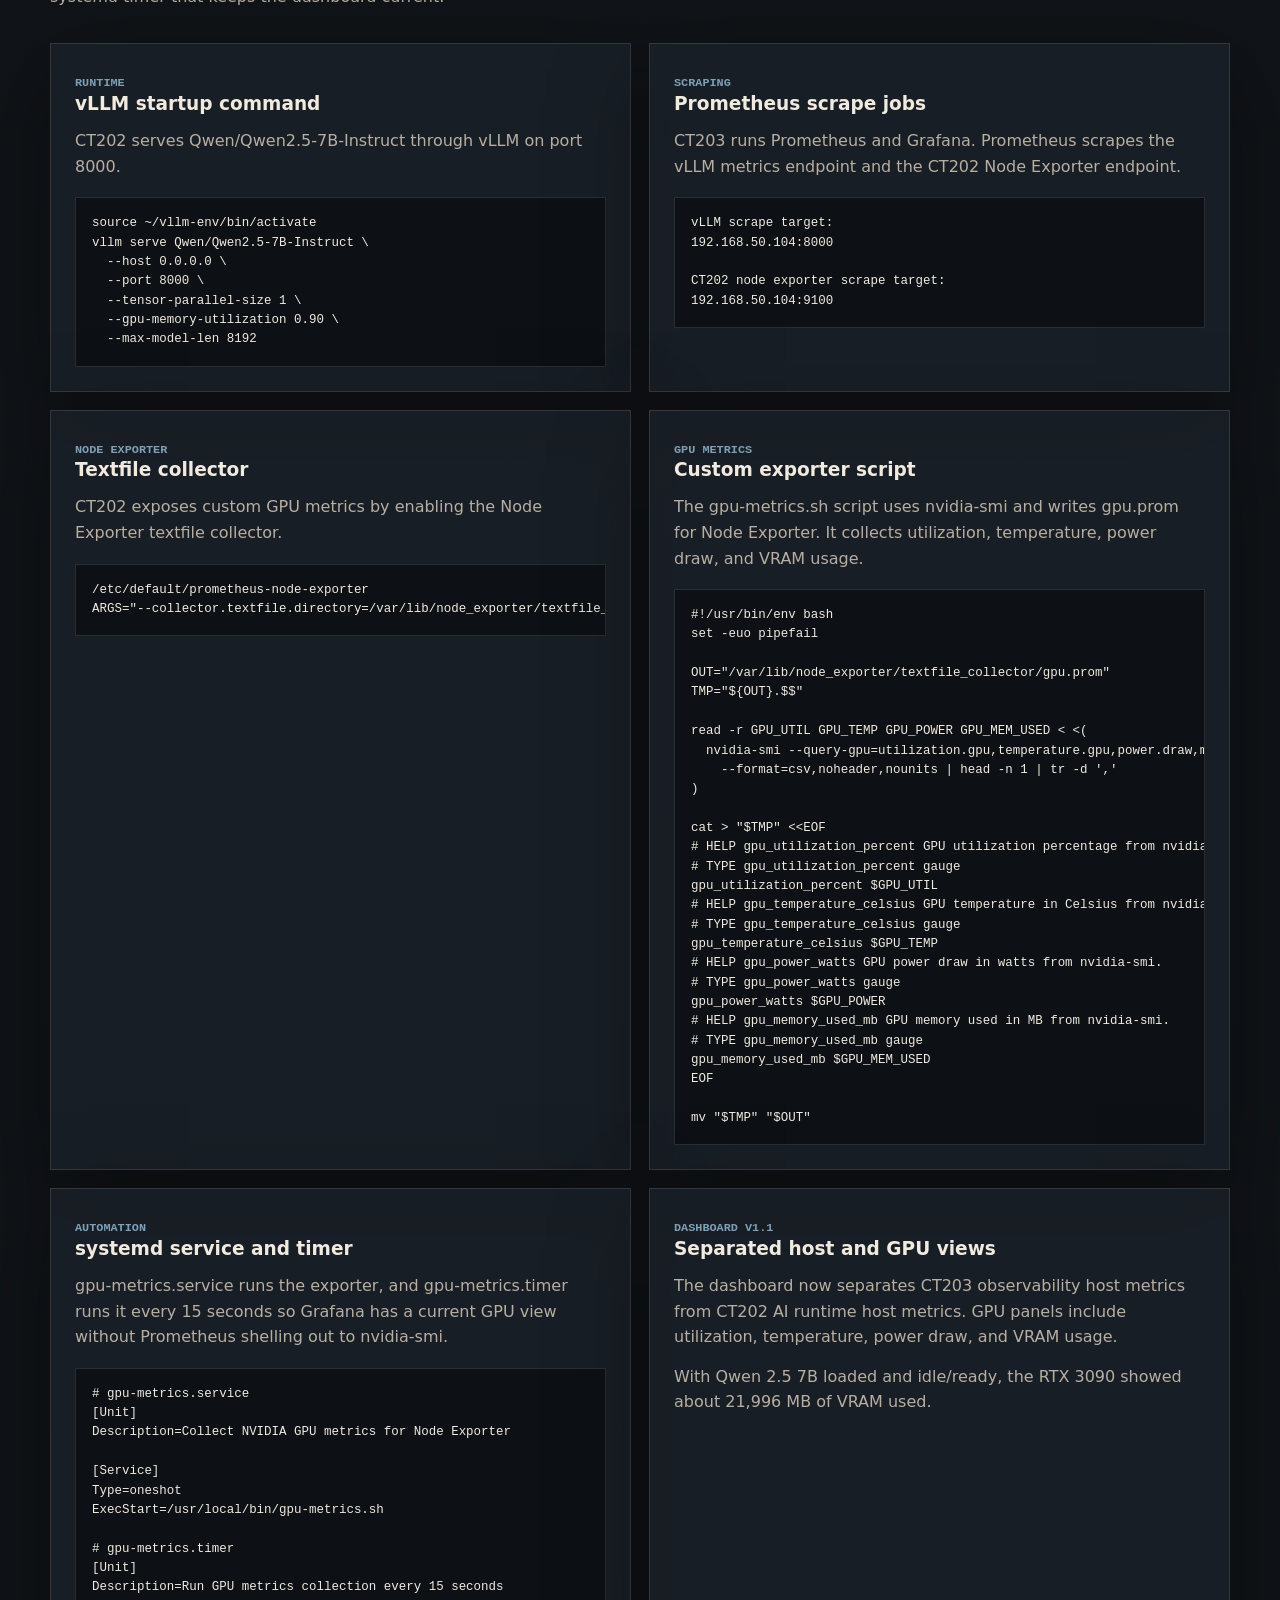
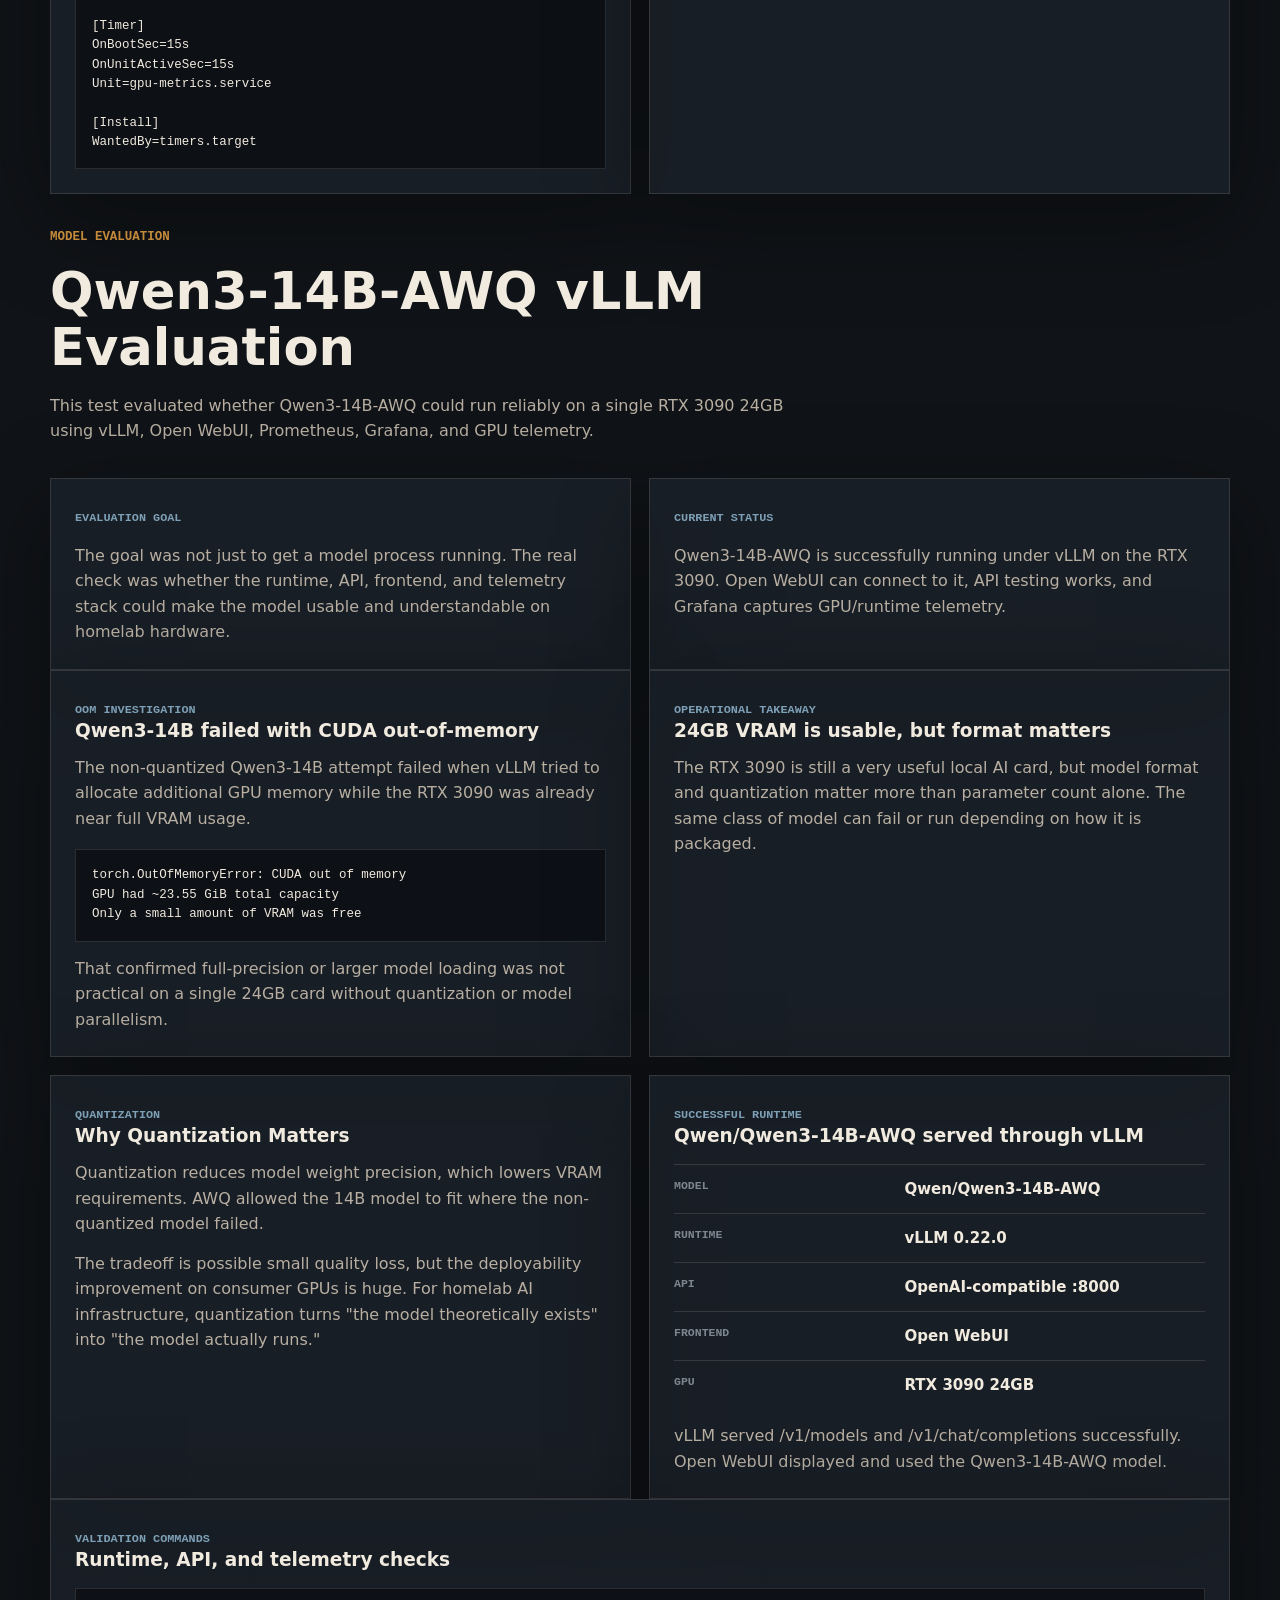
<file: projects/building-local-ai-infrastructure-platform.html>
<!DOCTYPE html>
<html lang="en">
  <head>
    <meta charset="UTF-8" />
    <meta name="viewport" content="width=device-width, initial-scale=1.0" />
    <meta
      name="description"
      content="Case study: building a local AI infrastructure platform with Proxmox, RTX 3090 GPU acceleration, NVIDIA 595.80, CUDA 13.2, Open WebUI, Ollama, and GPT-OSS 20B."
    />
    <title>Building a Local AI Infrastructure Platform | Matt Smalling</title>
    <link rel="stylesheet" href="../src/styles.css" />
  </head>
  <body>
    <div class="site-grid" aria-hidden="true"></div>
    <header class="site-header" data-header>
      <a class="brand" href="../index.html#home" aria-label="Matt Smalling home">
        <span class="brand-mark">MS</span>
        <span>
          <strong>Matt Smalling</strong>
          <small>Infrastructure Modernization</small>
        </span>
      </a>

      <button class="nav-toggle" type="button" data-nav-toggle aria-label="Open navigation">
        <span></span>
        <span></span>
      </button>

      <nav class="site-nav" data-nav>
        <a href="../index.html#about">About</a>
        <a href="../index.html#platform">Platform</a>
        <a href="../index.html#lab">AI Lab</a>
        <a href="../index.html#projects">Projects</a>
        <a href="../index.html#contact">Contact</a>
      </nav>
    </header>

    <main>
      <section class="section case-hero">
        <div class="case-hero-copy reveal">
          <p class="eyebrow">Engineering Case Study - AI Infrastructure</p>
          <h1>Building a Local AI Infrastructure Platform</h1>
          <p class="hero-lede">
            This was not simply an AI installation project. It was an infrastructure engineering effort involving
            architecture decisions, operational troubleshooting, platform validation, recovery planning, and the
            creation of a repeatable AI infrastructure baseline.
          </p>
          <div class="hero-actions">
            <a class="button primary" href="#architecture">Architecture Review</a>
            <a class="button secondary" href="../index.html#projects">Back to Projects</a>
          </div>
        </div>

        <div class="case-spec-panel reveal" aria-label="Validated project stack">
          <div class="panel-topline">
            <span>Validated Stack</span>
            <span class="status-dot">Operational</span>
          </div>
          <ul>
            <li><span>Virtualization</span><strong>Proxmox</strong></li>
            <li><span>GPU</span><strong>RTX 3090</strong></li>
            <li><span>Driver</span><strong>NVIDIA 595.80</strong></li>
            <li><span>Runtime</span><strong>CUDA 13.2</strong></li>
            <li><span>Container</span><strong>LXC</strong></li>
            <li><span>Interface</span><strong>Open WebUI</strong></li>
            <li><span>Serving</span><strong>Ollama</strong></li>
            <li><span>Validated Model</span><strong>GPT-OSS 20B</strong></li>
          </ul>
        </div>
      </section>

      <section class="section case-overview">
        <div class="section-heading reveal">
          <p class="eyebrow">Operating Objective</p>
          <h2>Build a controlled local AI platform that could be validated, recovered, documented, and extended.</h2>
        </div>
        <div class="case-summary-grid">
          <article class="case-summary reveal">
            <span>Engineering Scope</span>
            <p>
              The project combined infrastructure operations, GPU platform validation, Linux administration, AI runtime
              integration, documentation, and recovery planning. The success criterion was a trustworthy platform
              state, not just a working demo.
            </p>
          </article>
          <article class="case-summary reveal">
            <span>Final Result</span>
            <p>
              The rebuilt environment successfully hosted and executed Qwen 7B, Qwen 14B, and GPT-OSS 20B with GPU
              acceleration, then established a recoverable baseline through snapshots, NAS backups, and GitHub
              documentation.
            </p>
          </article>
        </div>
      </section>

      <section class="section">
        <div class="section-heading reveal">
          <p class="eyebrow">Executive Context</p>
          <h2>The business value was creating a trustworthy platform state, not just getting a model to answer.</h2>
        </div>
        <div class="case-detail-grid">
          <article class="case-detail reveal">
            <span>Business Problem</span>
            <h3>Platform confidence had dropped</h3>
            <p>
              GPU driver conflicts, runtime failures, and accumulated troubleshooting changes made the AI platform hard
              to trust as a baseline for future work.
            </p>
          </article>
          <article class="case-detail reveal">
            <span>Decision Made</span>
            <h3>Rebuild from a clean baseline</h3>
            <p>
              Rebuild on Proxmox, resolve GPU ownership issues, validate NVIDIA/CUDA/Open WebUI/Ollama/model execution,
              then protect the working state.
            </p>
          </article>
          <article class="case-detail reveal">
            <span>Outcome</span>
            <h3>Recoverable AI platform baseline</h3>
            <p>
              Established a validated local AI platform with RTX 3090 acceleration, model execution, documentation,
              snapshots, and NAS backup.
            </p>
          </article>
          <article class="case-detail reveal">
            <span>Risk Reduced</span>
            <h3>Less drift and recovery uncertainty</h3>
            <p>
              Reduced platform drift, GPU/runtime troubleshooting risk, and uncertainty around whether the environment
              could be restored or repeated.
            </p>
          </article>
          <article class="case-detail reveal">
            <span>Operating Improvement</span>
            <h3>From demo to managed infrastructure</h3>
            <p>
              Added root cause analysis, validation steps, documentation, snapshots, backups, benchmarking, and
              observability work around the AI platform.
            </p>
          </article>
        </div>
      </section>

      <section class="section" id="architecture">
        <div class="section-heading reveal">
          <p class="eyebrow">Architecture Overview</p>
          <h2>The platform separates infrastructure, GPU enablement, runtime services, application access, and model validation into clear operating layers.</h2>
        </div>
        <div class="case-architecture reveal">
          <div class="case-layer-map">
            <article><span>Infrastructure Layer</span><strong>Proxmox host, storage, network, NAS backup path</strong></article>
            <article><span>Virtualization Layer</span><strong>LXC container boundary and platform control</strong></article>
            <article><span>GPU Layer</span><strong>RTX 3090, NVIDIA 595.80, driver ownership validation</strong></article>
            <article><span>Runtime Layer</span><strong>CUDA 13.2 and Ollama model serving</strong></article>
            <article><span>Application Layer</span><strong>Open WebUI user access and workflow validation</strong></article>
            <article><span>Model Layer</span><strong>Qwen models and GPT-OSS 20B execution</strong></article>
          </div>
          <div class="case-diagram-slot" aria-label="Planned architecture diagram">
            <span>Architecture Diagram Planned</span>
            <strong>Physical topology, GPU path, container boundary, runtime services, recovery flow</strong>
          </div>
        </div>

        <figure class="case-figure reveal">
          <img
            src="../images/project-screenshots/AI-Infrastructure-Platform-v1.png"
            alt="Local AI infrastructure platform architecture overview diagram"
          />
          <figcaption>Figure 1 - Local AI Infrastructure Platform Architecture Overview</figcaption>
        </figure>

        <div class="case-flow-panel reveal">
          <div class="case-flow">
            <span>Validated Logical Flow</span>
            <ol>
              <li>Proxmox</li>
              <li>RTX 3090</li>
              <li>NVIDIA 595.80</li>
              <li>CUDA 13.2</li>
              <li>LXC Container</li>
              <li>Open WebUI</li>
              <li>Ollama</li>
              <li>Qwen Models</li>
              <li>GPT-OSS 20B</li>
            </ol>
          </div>
          <div class="case-diagram-slot compact" aria-label="Planned runtime diagram">
            <span>Runtime Diagram Planned</span>
            <strong>Runtime request path and model validation sequence</strong>
          </div>
        </div>
      </section>

      <section class="section">
        <div class="section-heading reveal">
          <p class="eyebrow">Engineering Timeline</p>
          <h2>The build progressed from initial deployment through driver investigation, rebuild, validation, recovery, and portfolio integration.</h2>
        </div>
        <ol class="case-timeline">
          <li class="reveal"><span>01</span><strong>Initial AI Platform Deployment</strong></li>
          <li class="reveal"><span>02</span><strong>GPU Validation Challenges</strong></li>
          <li class="reveal"><span>03</span><strong>VFIO Investigation</strong></li>
          <li class="reveal"><span>04</span><strong>Ollama Runtime Failures</strong></li>
          <li class="reveal"><span>05</span><strong>Platform State Confidence Review</strong></li>
          <li class="reveal"><span>06</span><strong>Decision to Rebuild</strong></li>
          <li class="reveal"><span>07</span><strong>Fresh Proxmox Deployment</strong></li>
          <li class="reveal"><span>08</span><strong>NovaCore Conflict Discovery</strong></li>
          <li class="reveal"><span>09</span><strong>NVIDIA 595.80 Installation</strong></li>
          <li class="reveal"><span>10</span><strong>CUDA 13.2 Validation</strong></li>
          <li class="reveal"><span>11</span><strong>Open WebUI Validation</strong></li>
          <li class="reveal"><span>12</span><strong>Ollama Validation</strong></li>
          <li class="reveal"><span>13</span><strong>Qwen Model Validation</strong></li>
          <li class="reveal"><span>14</span><strong>GPT-OSS 20B Validation</strong></li>
          <li class="reveal"><span>15</span><strong>Snapshot Creation</strong></li>
          <li class="reveal"><span>16</span><strong>NAS Backup Creation</strong></li>
          <li class="reveal"><span>17</span><strong>GitHub Documentation</strong></li>
          <li class="reveal"><span>18</span><strong>Portfolio Integration</strong></li>
        </ol>
      </section>

      <section class="section">
        <div class="section-heading reveal">
          <p class="eyebrow">Key Decisions</p>
          <h2>The project hinged on engineering judgment: when to keep troubleshooting, when to challenge assumptions, and when to protect the validated state.</h2>
        </div>
        <div class="case-decision-grid">
          <article class="case-decision reveal">
            <span>Decision 1</span>
            <h3>Continue troubleshooting versus rebuild from a trusted baseline</h3>
            <p><strong>Outcome:</strong> Fresh rebuild selected.</p>
            <p><strong>Reason:</strong> Confidence in platform state had become too low.</p>
          </article>
          <article class="case-decision reveal">
            <span>Decision 2</span>
            <h3>Assume AI runtime issue versus validate GPU ownership</h3>
            <p><strong>Outcome:</strong> NovaCore conflict identified.</p>
            <p><strong>Reason:</strong> Root cause analysis revealed a driver ownership conflict.</p>
          </article>
          <article class="case-decision reveal">
            <span>Decision 3</span>
            <h3>Move on after validation versus establish recovery strategy</h3>
            <p><strong>Outcome:</strong> Snapshot and NAS backup created.</p>
            <p><strong>Reason:</strong> A stable platform is only valuable if it can be recovered.</p>
          </article>
        </div>
      </section>

      <section class="section">
        <div class="section-heading reveal">
          <p class="eyebrow">Root Cause Analysis</p>
          <h2>The investigation treated runtime failures as symptoms of a deeper platform state and GPU ownership problem.</h2>
        </div>
        <div class="case-investigation reveal">
          <article>
            <span>01</span>
            <h3>VFIO Investigation</h3>
            <p>GPU behavior was reviewed at the host and passthrough layers to determine whether the device was being held by the wrong subsystem.</p>
          </article>
          <article>
            <span>02</span>
            <h3>GPU Ownership Analysis</h3>
            <p>The RTX 3090 needed a clear ownership path before CUDA and model execution could be trusted.</p>
          </article>
          <article>
            <span>03</span>
            <h3>NovaCore Conflict Discovery</h3>
            <p>A conflicting driver stack involving NovaCore was identified as a blocker for clean NVIDIA driver attachment.</p>
          </article>
          <article>
            <span>04</span>
            <h3>Driver Attachment Issues</h3>
            <p>NVIDIA installation failures and inconsistent module behavior were traced back to the underlying ownership conflict.</p>
          </article>
          <article>
            <span>05</span>
            <h3>Platform State Drift</h3>
            <p>Accumulated troubleshooting changes reduced confidence in the environment, making a clean rebuild the stronger engineering path.</p>
          </article>
        </div>
      </section>

      <section class="section">
        <div class="section-heading reveal">
          <p class="eyebrow">Key Outcomes Dashboard</p>
          <h2>The final platform state was validated across compute, driver, runtime, application, models, and recovery controls.</h2>
        </div>
        <div class="case-outcome-dashboard reveal" aria-label="Operational outcomes dashboard">
          <article><span>Operational</span><strong>RTX 3090 Infrastructure</strong></article>
          <article><span>Operational</span><strong>NVIDIA 595.80</strong></article>
          <article><span>Operational</span><strong>CUDA 13.2</strong></article>
          <article><span>Operational</span><strong>Open WebUI</strong></article>
          <article><span>Operational</span><strong>Ollama</strong></article>
          <article><span>Validated</span><strong>Qwen 7B</strong></article>
          <article><span>Validated</span><strong>Qwen 14B</strong></article>
          <article><span>Validated</span><strong>GPT-OSS 20B</strong></article>
          <article><span>Recovery</span><strong>Snapshot Strategy</strong></article>
          <article><span>Recovery</span><strong>NAS Backup Strategy</strong></article>
        </div>
      </section>

      <section class="section">
        <div class="section-heading reveal">
          <p class="eyebrow">Benchmarking & Observability</p>
          <h2>The project moved beyond running a local model into measuring runtime behavior under load.</h2>
          <p>
            The next phase of the lab added vLLM serving, Prometheus metrics, Grafana dashboards, and Locust load
            testing so the platform could be judged by throughput, latency, queue depth, and GPU behavior rather than a
            single successful response.
          </p>
        </div>

        <p class="benchmark-table-caption reveal">
          Benchmark results were captured using Locust, Prometheus, Grafana, and NVIDIA GPU telemetry while serving
          Qwen 2.5 7B through vLLM on an EVGA RTX 3090 FTW3 Ultra.
        </p>
        <div class="case-table-panel reveal" aria-label="NovaLab AI runtime benchmark summary">
          <table class="case-benchmark-table">
            <thead>
              <tr>
                <th>Test</th>
                <th>Users</th>
                <th>Generation Tokens/sec</th>
                <th>Prompt Tokens/sec</th>
                <th>Avg Latency</th>
                <th>P95 Latency</th>
                <th>Waiting Requests</th>
                <th>Failures</th>
              </tr>
            </thead>
            <tbody>
              <tr>
                <th scope="row">Baseline</th>
                <td>1</td>
                <td>~33.07</td>
                <td>~6.58</td>
                <td>~4.18s</td>
                <td>~4.20-4.88s</td>
                <td>0</td>
                <td>0</td>
              </tr>
              <tr>
                <th scope="row">Concurrency Test</th>
                <td>5</td>
                <td>~159.31</td>
                <td>~29.6</td>
                <td>~4.22s</td>
                <td>~4.30-4.88s</td>
                <td>0</td>
                <td>0</td>
              </tr>
              <tr>
                <th scope="row">Load Test</th>
                <td>25</td>
                <td>~751.76</td>
                <td>~141</td>
                <td>~4.54s</td>
                <td>~4.60-4.88s</td>
                <td>0</td>
                <td>0</td>
              </tr>
              <tr>
                <th scope="row">Sustained Load Test</th>
                <td>50</td>
                <td>~1439.93</td>
                <td>~262</td>
                <td>~4.76-4.92s</td>
                <td>~4.89-5.0s</td>
                <td>0</td>
                <td>0</td>
              </tr>
            </tbody>
          </table>
        </div>

        <div class="section-heading benchmark-subheading reveal">
          <p class="eyebrow">Understanding the Dashboard</p>
          <h2>Three layers: observability health, runtime behavior, and saturation signals.</h2>
          <p>
            The dashboard is meant to show whether the monitoring box is healthy, how the AI runtime is behaving, and
            whether requests are starting to queue.
          </p>
        </div>

        <div class="case-detail-grid benchmark-grid">
          <article class="case-detail reveal">
            <span>Server Health</span>
            <h3>CT203 CPU Usage %</h3>
            <p>
              Shows whether Prometheus, Grafana, Node Exporter, and Locust are using enough CPU to become part of the
              benchmark problem.
            </p>
          </article>
          <article class="case-detail reveal">
            <span>Server Health</span>
            <h3>CT203 Memory Usage %</h3>
            <p>
              Shows whether the observability and load-testing container has enough RAM headroom during benchmark
              runs.
            </p>
          </article>
          <article class="case-detail reveal">
            <span>Server Health</span>
            <h3>CT203 Disk Usage %</h3>
            <p>
              Tracks local disk pressure on the observability server, which matters because Prometheus stores
              time-series data locally.
            </p>
          </article>
          <article class="case-detail reveal">
            <span>Throughput</span>
            <h3>Generation Tokens/sec</h3>
            <p>
              Measures output throughput: how many response tokens Qwen 2.5 7B generates per second.
            </p>
          </article>
          <article class="case-detail reveal">
            <span>Throughput</span>
            <h3>Prompt Tokens/sec</h3>
            <p>
              Measures input throughput: how many prompt tokens are processed before responses are generated.
            </p>
          </article>
          <article class="case-detail reveal">
            <span>Saturation</span>
            <h3>Requests Running</h3>
            <p>
              Shows active inference requests currently being processed by vLLM. It is the current concurrency view.
            </p>
          </article>
          <article class="case-detail reveal">
            <span>Saturation</span>
            <h3>Requests Waiting</h3>
            <p>
              Shows queued requests waiting for GPU/runtime resources. Zero means requests are not backing up.
            </p>
          </article>
          <article class="case-detail reveal">
            <span>User Experience</span>
            <h3>Average Request Latency</h3>
            <p>
              Shows average request completion time. It is one of the main user-facing performance metrics.
            </p>
          </article>
          <article class="case-detail reveal">
            <span>User Experience</span>
            <h3>P95 Request Latency</h3>
            <p>
              Shows the response time experienced by 95% of requests, which helps expose slow outliers.
            </p>
          </article>
          <article class="case-detail reveal">
            <span>Runtime Memory</span>
            <h3>KV Cache Usage %</h3>
            <p>
              Shows how much of the runtime's short-term memory workspace is being used. 0-30% is plenty of headroom,
              30-70% is normal, 70-90% needs attention, and 90%+ can become bottleneck territory.
            </p>
          </article>
        </div>

        <div class="case-resolution benchmark-callout reveal">
          <p class="eyebrow">GPU Validation</p>
          <h2>RTX 3090 Runtime Validation</h2>
          <p>
            During the 50-user benchmark, the EVGA RTX 3090 FTW3 Ultra reached 100% utilization and 249W power draw
            while staying around 56 degrees C. VRAM usage was approximately 21.9GB out of 24GB. There were zero failed
            requests and zero queued requests.
          </p>
        </div>

        <div class="case-benchmark-evidence reveal" aria-label="Benchmark validation screenshots">
          <div class="case-evidence-group">
            <div class="project-meta">
              <span>Baseline Validation</span>
              <span>1 User</span>
            </div>
            <div class="case-screenshot-placeholders">
              <figure class="case-screenshot-card">
                <button class="case-screenshot-trigger" type="button" data-lightbox-image="../images/project-screenshots/ai-infrastructure-platform/benchmark-1user-grafana.png">
                  <img
                    src="../images/project-screenshots/ai-infrastructure-platform/benchmark-1user-grafana.png"
                    alt="Grafana dashboard showing NovaLab AI runtime metrics during the 1-user baseline benchmark"
                  />
                </button>
                <figcaption>Grafana Runtime Metrics</figcaption>
              </figure>
              <figure class="case-screenshot-card">
                <button class="case-screenshot-trigger" type="button" data-lightbox-image="../images/project-screenshots/ai-infrastructure-platform/benchmark-1user-locust.png">
                  <img
                    src="../images/project-screenshots/ai-infrastructure-platform/benchmark-1user-locust.png"
                    alt="Locust load test results for the NovaLab AI runtime 1-user baseline benchmark"
                  />
                </button>
                <figcaption>Locust Load Test Results</figcaption>
              </figure>
            </div>
            <p>
              Initial baseline validation showing approximately 33 generation tokens/sec, stable latency, and zero
              failures.
            </p>
          </div>

          <div class="case-evidence-group">
            <div class="project-meta">
              <span>Sustained Load Validation</span>
              <span>50 Users</span>
            </div>
            <div class="case-screenshot-placeholders">
              <figure class="case-screenshot-card">
                <button class="case-screenshot-trigger" type="button" data-lightbox-image="../images/project-screenshots/ai-infrastructure-platform/benchmark-50users-grafana.png">
                  <img
                    src="../images/project-screenshots/ai-infrastructure-platform/benchmark-50users-grafana.png"
                    alt="Grafana dashboard showing NovaLab AI runtime metrics during the 50-user benchmark"
                  />
                </button>
                <figcaption>Grafana Runtime Metrics</figcaption>
              </figure>
              <figure class="case-screenshot-card">
                <button class="case-screenshot-trigger" type="button" data-lightbox-image="../images/project-screenshots/ai-infrastructure-platform/benchmark-50users-locust.png">
                  <img
                    src="../images/project-screenshots/ai-infrastructure-platform/benchmark-50users-locust.png"
                    alt="Locust load test results for the NovaLab AI runtime 50-user benchmark"
                  />
                </button>
                <figcaption>Locust Load Test Results</figcaption>
              </figure>
              <figure class="case-screenshot-card">
                <button class="case-screenshot-trigger" type="button" data-lightbox-image="../images/project-screenshots/ai-infrastructure-platform/benchmark-50users-nvidia-smi.png">
                  <img
                    src="../images/project-screenshots/ai-infrastructure-platform/benchmark-50users-nvidia-smi.png"
                    alt="NVIDIA GPU validation output during the NovaLab AI runtime 50-user benchmark"
                  />
                </button>
                <figcaption>NVIDIA GPU Validation</figcaption>
              </figure>
            </div>
            <p>
              Sustained load test showing approximately 1440 generation tokens/sec, 100% GPU utilization, 249W power
              draw, and zero queued requests.
            </p>
          </div>
        </div>

        <div class="section-heading benchmark-subheading reveal">
          <p class="eyebrow">Implementation Notes</p>
          <h2>Dashboard v1.1 added host separation and custom GPU telemetry.</h2>
          <p>
            These notes document what was actually configured: the vLLM runtime command, Prometheus scrape targets,
            Node Exporter textfile collection, the GPU metrics script, and the systemd timer that keeps the dashboard
            current.
          </p>
        </div>

        <div class="case-implementation-grid">
          <article class="case-detail case-implementation-note reveal">
            <span>Runtime</span>
            <h3>vLLM startup command</h3>
            <p>CT202 serves Qwen/Qwen2.5-7B-Instruct through vLLM on port 8000.</p>
            <pre class="case-code-block"><code>source ~/vllm-env/bin/activate
vllm serve Qwen/Qwen2.5-7B-Instruct \
  --host 0.0.0.0 \
  --port 8000 \
  --tensor-parallel-size 1 \
  --gpu-memory-utilization 0.90 \
  --max-model-len 8192</code></pre>
          </article>

          <article class="case-detail case-implementation-note reveal">
            <span>Scraping</span>
            <h3>Prometheus scrape jobs</h3>
            <p>
              CT203 runs Prometheus and Grafana. Prometheus scrapes the vLLM metrics endpoint and the CT202 Node
              Exporter endpoint.
            </p>
            <pre class="case-code-block"><code>vLLM scrape target:
192.168.50.104:8000

CT202 node exporter scrape target:
192.168.50.104:9100</code></pre>
          </article>

          <article class="case-detail case-implementation-note reveal">
            <span>Node Exporter</span>
            <h3>Textfile collector</h3>
            <p>CT202 exposes custom GPU metrics by enabling the Node Exporter textfile collector.</p>
            <pre class="case-code-block"><code>/etc/default/prometheus-node-exporter
ARGS="--collector.textfile.directory=/var/lib/node_exporter/textfile_collector"</code></pre>
          </article>

          <article class="case-detail case-implementation-note reveal">
            <span>GPU Metrics</span>
            <h3>Custom exporter script</h3>
            <p>
              The gpu-metrics.sh script uses nvidia-smi and writes gpu.prom for Node Exporter. It collects utilization,
              temperature, power draw, and VRAM usage.
            </p>
            <pre class="case-code-block"><code>#!/usr/bin/env bash
set -euo pipefail

OUT="/var/lib/node_exporter/textfile_collector/gpu.prom"
TMP="${OUT}.$$"

read -r GPU_UTIL GPU_TEMP GPU_POWER GPU_MEM_USED &lt; &lt;(
  nvidia-smi --query-gpu=utilization.gpu,temperature.gpu,power.draw,memory.used \
    --format=csv,noheader,nounits | head -n 1 | tr -d ','
)

cat &gt; "$TMP" &lt;&lt;EOF
# HELP gpu_utilization_percent GPU utilization percentage from nvidia-smi.
# TYPE gpu_utilization_percent gauge
gpu_utilization_percent $GPU_UTIL
# HELP gpu_temperature_celsius GPU temperature in Celsius from nvidia-smi.
# TYPE gpu_temperature_celsius gauge
gpu_temperature_celsius $GPU_TEMP
# HELP gpu_power_watts GPU power draw in watts from nvidia-smi.
# TYPE gpu_power_watts gauge
gpu_power_watts $GPU_POWER
# HELP gpu_memory_used_mb GPU memory used in MB from nvidia-smi.
# TYPE gpu_memory_used_mb gauge
gpu_memory_used_mb $GPU_MEM_USED
EOF

mv "$TMP" "$OUT"</code></pre>
          </article>

          <article class="case-detail case-implementation-note reveal">
            <span>Automation</span>
            <h3>systemd service and timer</h3>
            <p>
              gpu-metrics.service runs the exporter, and gpu-metrics.timer runs it every 15 seconds so Grafana has a
              current GPU view without Prometheus shelling out to nvidia-smi.
            </p>
            <pre class="case-code-block"><code># gpu-metrics.service
[Unit]
Description=Collect NVIDIA GPU metrics for Node Exporter

[Service]
Type=oneshot
ExecStart=/usr/local/bin/gpu-metrics.sh

# gpu-metrics.timer
[Unit]
Description=Run GPU metrics collection every 15 seconds

[Timer]
OnBootSec=15s
OnUnitActiveSec=15s
Unit=gpu-metrics.service

[Install]
WantedBy=timers.target</code></pre>
          </article>

          <article class="case-detail case-implementation-note reveal">
            <span>Dashboard v1.1</span>
            <h3>Separated host and GPU views</h3>
            <p>
              The dashboard now separates CT203 observability host metrics from CT202 AI runtime host metrics. GPU
              panels include utilization, temperature, power draw, and VRAM usage.
            </p>
            <p>
              With Qwen 2.5 7B loaded and idle/ready, the RTX 3090 showed about 21,996 MB of VRAM used.
            </p>
          </article>
        </div>

        <div class="section-heading benchmark-subheading reveal">
          <p class="eyebrow">Model Evaluation</p>
          <h2>Qwen3-14B-AWQ vLLM Evaluation</h2>
          <p>
            This test evaluated whether Qwen3-14B-AWQ could run reliably on a single RTX 3090 24GB using vLLM,
            Open WebUI, Prometheus, Grafana, and GPU telemetry.
          </p>
        </div>

        <div class="case-summary-grid">
          <article class="case-summary reveal">
            <span>Evaluation Goal</span>
            <p>
              The goal was not just to get a model process running. The real check was whether the runtime, API,
              frontend, and telemetry stack could make the model usable and understandable on homelab hardware.
            </p>
          </article>
          <article class="case-summary reveal">
            <span>Current Status</span>
            <p>
              Qwen3-14B-AWQ is successfully running under vLLM on the RTX 3090. Open WebUI can connect to it, API
              testing works, and Grafana captures GPU/runtime telemetry.
            </p>
          </article>
        </div>

        <div class="case-implementation-grid">
          <article class="case-detail case-implementation-note reveal">
            <span>OOM Investigation</span>
            <h3>Qwen3-14B failed with CUDA out-of-memory</h3>
            <p>
              The non-quantized Qwen3-14B attempt failed when vLLM tried to allocate additional GPU memory while the
              RTX 3090 was already near full VRAM usage.
            </p>
            <pre class="case-code-block"><code>torch.OutOfMemoryError: CUDA out of memory
GPU had ~23.55 GiB total capacity
Only a small amount of VRAM was free</code></pre>
            <p>
              That confirmed full-precision or larger model loading was not practical on a single 24GB card without
              quantization or model parallelism.
            </p>
          </article>

          <article class="case-detail case-implementation-note reveal">
            <span>Operational Takeaway</span>
            <h3>24GB VRAM is usable, but format matters</h3>
            <p>
              The RTX 3090 is still a very useful local AI card, but model format and quantization matter more than
              parameter count alone. The same class of model can fail or run depending on how it is packaged.
            </p>
          </article>

          <article class="case-detail case-implementation-note reveal">
            <span>Quantization</span>
            <h3>Why Quantization Matters</h3>
            <p>
              Quantization reduces model weight precision, which lowers VRAM requirements. AWQ allowed the 14B model
              to fit where the non-quantized model failed.
            </p>
            <p>
              The tradeoff is possible small quality loss, but the deployability improvement on consumer GPUs is huge.
              For homelab AI infrastructure, quantization turns "the model theoretically exists" into "the model
              actually runs."
            </p>
          </article>

          <article class="case-detail case-implementation-note reveal">
            <span>Successful Runtime</span>
            <h3>Qwen/Qwen3-14B-AWQ served through vLLM</h3>
            <ul class="case-metric-list">
              <li><span>Model</span><strong>Qwen/Qwen3-14B-AWQ</strong></li>
              <li><span>Runtime</span><strong>vLLM 0.22.0</strong></li>
              <li><span>API</span><strong>OpenAI-compatible :8000</strong></li>
              <li><span>Frontend</span><strong>Open WebUI</strong></li>
              <li><span>GPU</span><strong>RTX 3090 24GB</strong></li>
            </ul>
            <p>
              vLLM served /v1/models and /v1/chat/completions successfully. Open WebUI displayed and used the
              Qwen3-14B-AWQ model.
            </p>
          </article>
        </div>

        <article class="case-detail case-implementation-note reveal">
          <span>Validation Commands</span>
          <h3>Runtime, API, and telemetry checks</h3>
          <pre class="case-code-block"><code>ps -ef | grep vllm
ss -tulpn | grep 8000
curl http://localhost:8000/health
curl http://localhost:8000/v1/models
nvidia-smi
cat /var/lib/node_exporter/textfile_collector/gpu.prom
curl http://localhost:8000/v1/chat/completions \
  -H "Content-Type: application/json" \
  -d '{
    "model": "Qwen/Qwen3-14B-AWQ",
    "messages": [
      {
        "role": "user",
        "content": "Explain Terraform state locking in plain English."
      }
    ],
    "max_tokens": 200
  }'</code></pre>
        </article>

        <div class="case-resolution benchmark-callout reveal">
          <p class="eyebrow">3090 VRAM Utilization</p>
          <h2>Qwen3-14B-AWQ ran close to the card's practical VRAM ceiling.</h2>
          <p>
            Qwen3-14B-AWQ used roughly 20.9GB to 22GB of RTX 3090 VRAM while loaded. nvidia-smi showed around
            20902MiB to 21996MiB used during testing. GPU power ranged from low idle values around 23W up to roughly
            249W during active generation, utilization reached 100% during prompt generation, and temperature stayed
            reasonable at around 29C to 36C in the screenshots.
          </p>
        </div>

        <div class="section-heading benchmark-subheading reveal">
          <p class="eyebrow">Grafana Observability</p>
          <h2>The dashboard connected model behavior to GPU pressure, latency, and request activity.</h2>
          <p>
            Grafana made it possible to correlate model behavior with GPU load, VRAM pressure, latency, and request
            activity instead of guessing from a terminal window.
          </p>
        </div>

        <div class="case-outcome-dashboard reveal" aria-label="Qwen3-14B-AWQ Grafana dashboard panels">
          <article><span>Host</span><strong>CT202 CPU Usage %</strong></article>
          <article><span>Host</span><strong>CT202 Memory Usage %</strong></article>
          <article><span>Host</span><strong>CT202 Disk Usage %</strong></article>
          <article><span>Throughput</span><strong>Current Model Prompt Tokens/sec</strong></article>
          <article><span>Throughput</span><strong>Current Model Generation Tokens/sec</strong></article>
          <article><span>Queue</span><strong>vLLM num_requests_waiting</strong></article>
          <article><span>Runtime</span><strong>vLLM num_requests_running</strong></article>
          <article><span>Latency</span><strong>P95 Request Latency</strong></article>
          <article><span>Latency</span><strong>Average Request Latency</strong></article>
          <article><span>GPU</span><strong>RTX 3090 GPU Util %</strong></article>
          <article><span>GPU</span><strong>RTX 3090 GPU Power (W)</strong></article>
          <article><span>GPU</span><strong>RTX 3090 GPU Temp (C)</strong></article>
          <article><span>GPU</span><strong>RTX 3090 VRAM Used (MB)</strong></article>
          <article><span>Runtime Memory</span><strong>KV Cache Usage %</strong></article>
        </div>

        <div class="section-heading benchmark-subheading reveal">
          <p class="eyebrow">Architecture Diagram</p>
          <h2>Open WebUI talks to vLLM, vLLM runs the AWQ model, and Prometheus/Grafana watch the runtime.</h2>
        </div>
        <div class="case-flow-panel reveal">
          <div class="case-flow">
            <span>Request Path</span>
            <ol>
              <li>Open WebUI</li>
              <li>vLLM OpenAI-compatible API :8000</li>
              <li>Qwen3-14B-AWQ</li>
              <li>RTX 3090 24GB</li>
            </ol>
          </div>
          <div class="case-layer-map">
            <article><span>Prometheus Scrapes</span><strong>vLLM /metrics, Node exporter, GPU textfile collector</strong></article>
            <article><span>Grafana Visualizes</span><strong>Request metrics, tokens/sec, latency, GPU utilization, power, temperature, and VRAM usage</strong></article>
          </div>
        </div>

        <div class="case-benchmark-evidence reveal" aria-label="Qwen3-14B-AWQ screenshot placeholders">
          <div class="case-evidence-group">
            <div class="project-meta">
              <span>Additional Evidence Planned</span>
              <span>Queued</span>
            </div>
            <div class="case-detail-grid">
              <article class="case-detail reveal">
                <span>Planned Image</span>
                <h3>qwen3-14b-awq-grafana.png</h3>
                <p>Final Grafana dashboard screenshot during a controlled Qwen3-14B-AWQ test.</p>
              </article>
              <article class="case-detail reveal">
                <span>Planned Image</span>
                <h3>qwen3-14b-awq-openwebui.png</h3>
                <p>Open WebUI showing the Qwen3-14B-AWQ model connected through the vLLM endpoint.</p>
              </article>
              <article class="case-detail reveal">
                <span>Planned Image</span>
                <h3>qwen3-14b-awq-nvidia-smi.png</h3>
                <p>nvidia-smi output showing RTX 3090 VRAM, utilization, power, and temperature during testing.</p>
              </article>
            </div>
          </div>
        </div>

        <div class="section-heading benchmark-subheading reveal">
          <p class="eyebrow">Model Comparison Notes</p>
          <h2>The AWQ model was the practical 14B path on a single RTX 3090.</h2>
        </div>

        <div class="case-table-panel model-comparison-panel reveal" aria-label="Qwen3-14B-AWQ model comparison notes">
          <table class="case-benchmark-table model-comparison-table">
            <thead>
              <tr>
                <th>Model</th>
                <th>Result</th>
                <th>Notes</th>
              </tr>
            </thead>
            <tbody>
              <tr>
                <th scope="row">Qwen3-14B non-quantized</th>
                <td>Failed</td>
                <td>CUDA OOM on a single RTX 3090</td>
              </tr>
              <tr>
                <th scope="row">Qwen3-14B-AWQ</th>
                <td>Successful</td>
                <td>Successful on a single RTX 3090</td>
              </tr>
              <tr>
                <th scope="row">Qwen2.5-7B-Instruct</th>
                <td>Successful baseline</td>
                <td>Lower VRAM, faster/smaller baseline</td>
              </tr>
              <tr>
                <th scope="row">GPT-OSS 20B</th>
                <td>Not yet fully evaluated in vLLM</td>
                <td>Previously liked in Ollama; needs compatible vLLM model format review</td>
              </tr>
            </tbody>
          </table>
        </div>

        <div class="case-notes-callout reveal">
          <div class="case-notes-heading">
            <p class="eyebrow">Matt's Notes</p>
            <h2>Quantization was the difference between "almost fits" and "actually runs."</h2>
          </div>
          <div class="case-notes-copy">
            <h3>What surprised me</h3>
            <ul>
              <li>A 14B model can still fail on a 24GB RTX 3090 depending on format and precision.</li>
              <li>The quantized AWQ version worked where the non-quantized version failed.</li>
              <li>Grafana made the VRAM and GPU utilization story obvious.</li>
            </ul>
            <h3>What broke</h3>
            <ul>
              <li>The non-quantized Qwen3-14B run failed with CUDA out-of-memory.</li>
              <li>The RTX 3090 had almost no free VRAM left during the failed load.</li>
              <li>The first assumption that "14B should fit" was too simplistic.</li>
            </ul>
            <h3>What I learned</h3>
            <ul>
              <li>Quantization matters as much as parameter count.</li>
              <li>AWQ can make larger models practical on consumer GPUs.</li>
              <li>Observability is not optional when building local AI infrastructure.</li>
            </ul>
            <h3>What I would do differently</h3>
            <ul>
              <li>Check quantized model options first.</li>
              <li>Capture nvidia-smi and Grafana screenshots during every test.</li>
              <li>Compare models with the same prompts and load profile.</li>
              <li>Treat VRAM like a budget, not a suggestion.</li>
            </ul>
          </div>
        </div>

        <div class="case-notes-callout reveal">
          <div class="case-notes-heading">
            <p class="eyebrow">Current Status</p>
            <h2>Qwen3-14B-AWQ is successfully running under vLLM on the RTX 3090.</h2>
          </div>
          <div class="case-notes-copy">
            <p>
              Open WebUI can connect to it, API testing works, and Grafana captures GPU/runtime telemetry. The
              non-quantized 14B model failed with CUDA OOM, making AWQ quantization the practical path for this GPU.
            </p>
          </div>
        </div>

        <div class="case-next reveal">
          <div>
            <p class="eyebrow">Next Steps</p>
            <h2>Turn the successful single-model test into a measured runtime comparison.</h2>
          </div>
          <ul class="case-roadmap" aria-label="Qwen3-14B-AWQ next steps">
            <li>Capture final Grafana screenshots</li>
            <li>Run a small Locust load test</li>
            <li>Compare against Qwen2.5-7B</li>
            <li>Evaluate GPT-OSS 20B in vLLM</li>
            <li>Add RAG as the next phase</li>
          </ul>
        </div>
      </section>

      <section class="section">
        <div class="case-lesson-callout reveal">
          <p class="eyebrow">Primary Lesson</p>
          <blockquote>
            <p>"Trusting a clean baseline can be more valuable than endlessly troubleshooting an unknown environment."</p>
          </blockquote>
        </div>
        <div class="case-lesson-grid">
          <article class="case-value reveal">
            <h3>Symptoms are not always root causes.</h3>
            <p>Ollama failures and slow model responses pointed toward runtime issues, but the deeper issue was GPU ownership.</p>
          </article>
          <article class="case-value reveal">
            <h3>Documentation accelerates troubleshooting.</h3>
            <p>Notes, screenshots, configuration details, and validation results reduced repeated work and improved decision quality.</p>
          </article>
          <article class="case-value reveal">
            <h3>Recovery planning should be part of the build process.</h3>
            <p>Snapshots and NAS backups converted a working state into a recoverable platform baseline.</p>
          </article>
          <article class="case-value reveal">
            <h3>AI infrastructure is still infrastructure.</h3>
            <p>Architecture, reliability, security, monitoring, recovery, and documentation remain core operating concerns.</p>
          </article>
        </div>
      </section>

      <section class="section">
        <div class="section-heading reveal">
          <p class="eyebrow">Business Value</p>
          <h2>The project demonstrates enterprise-relevant infrastructure capability across operations, platform engineering, AI infrastructure, and recovery discipline.</h2>
        </div>
        <div class="case-value-grid enterprise">
          <article class="case-value reveal"><h3>Infrastructure Operations</h3><p>Validated host state, service behavior, backup posture, and operational reliability.</p></article>
          <article class="case-value reveal"><h3>GPU Infrastructure</h3><p>Managed driver installation, CUDA validation, GPU visibility, and workload execution.</p></article>
          <article class="case-value reveal"><h3>Linux Administration</h3><p>Worked through host-level behavior, kernel-level ownership, runtime services, and containerized execution.</p></article>
          <article class="case-value reveal"><h3>Platform Engineering</h3><p>Created a repeatable baseline with documented decisions, validation steps, and recovery controls.</p></article>
          <article class="case-value reveal"><h3>AI Infrastructure</h3><p>Integrated Open WebUI, Ollama, local model execution, and future-ready platform patterns.</p></article>
          <article class="case-value reveal"><h3>Disaster Recovery</h3><p>Established snapshot and NAS backup strategy immediately after successful validation.</p></article>
          <article class="case-value reveal"><h3>Documentation and Repeatability</h3><p>Converted troubleshooting and implementation work into artifacts that support future rebuilds.</p></article>
          <article class="case-value reveal"><h3>Operational Decision Making</h3><p>Selected rebuild over continued troubleshooting when confidence in platform state became too low.</p></article>
        </div>
      </section>

      <section class="section">
        <div class="case-next reveal">
          <div>
            <p class="eyebrow">Future Roadmap</p>
            <h2>Future initiatives extend the validated baseline into broader AI platform engineering capabilities.</h2>
          </div>
          <ul class="case-roadmap" aria-label="Future roadmap">
            <li>llama.cpp</li>
            <li>vLLM</li>
            <li>Vector Database Platform</li>
            <li>RAG Knowledge Platform</li>
            <li>Secret Management</li>
            <li>AI Operations Agent</li>
            <li>AI Platform Engineering Lab</li>
          </ul>
        </div>
      </section>
    </main>

    <footer class="site-footer">
      <span>Matt Smalling</span>
      <span>Infrastructure Modernization - Platform Engineering - AI Infrastructure</span>
    </footer>

    <div class="image-lightbox" data-image-lightbox hidden>
      <button class="image-lightbox-close" type="button" data-lightbox-close aria-label="Close image preview">Close</button>
      <img alt="" data-lightbox-full-image />
    </div>

    <script src="../src/main.js"></script>
  </body>
</html>
</file>
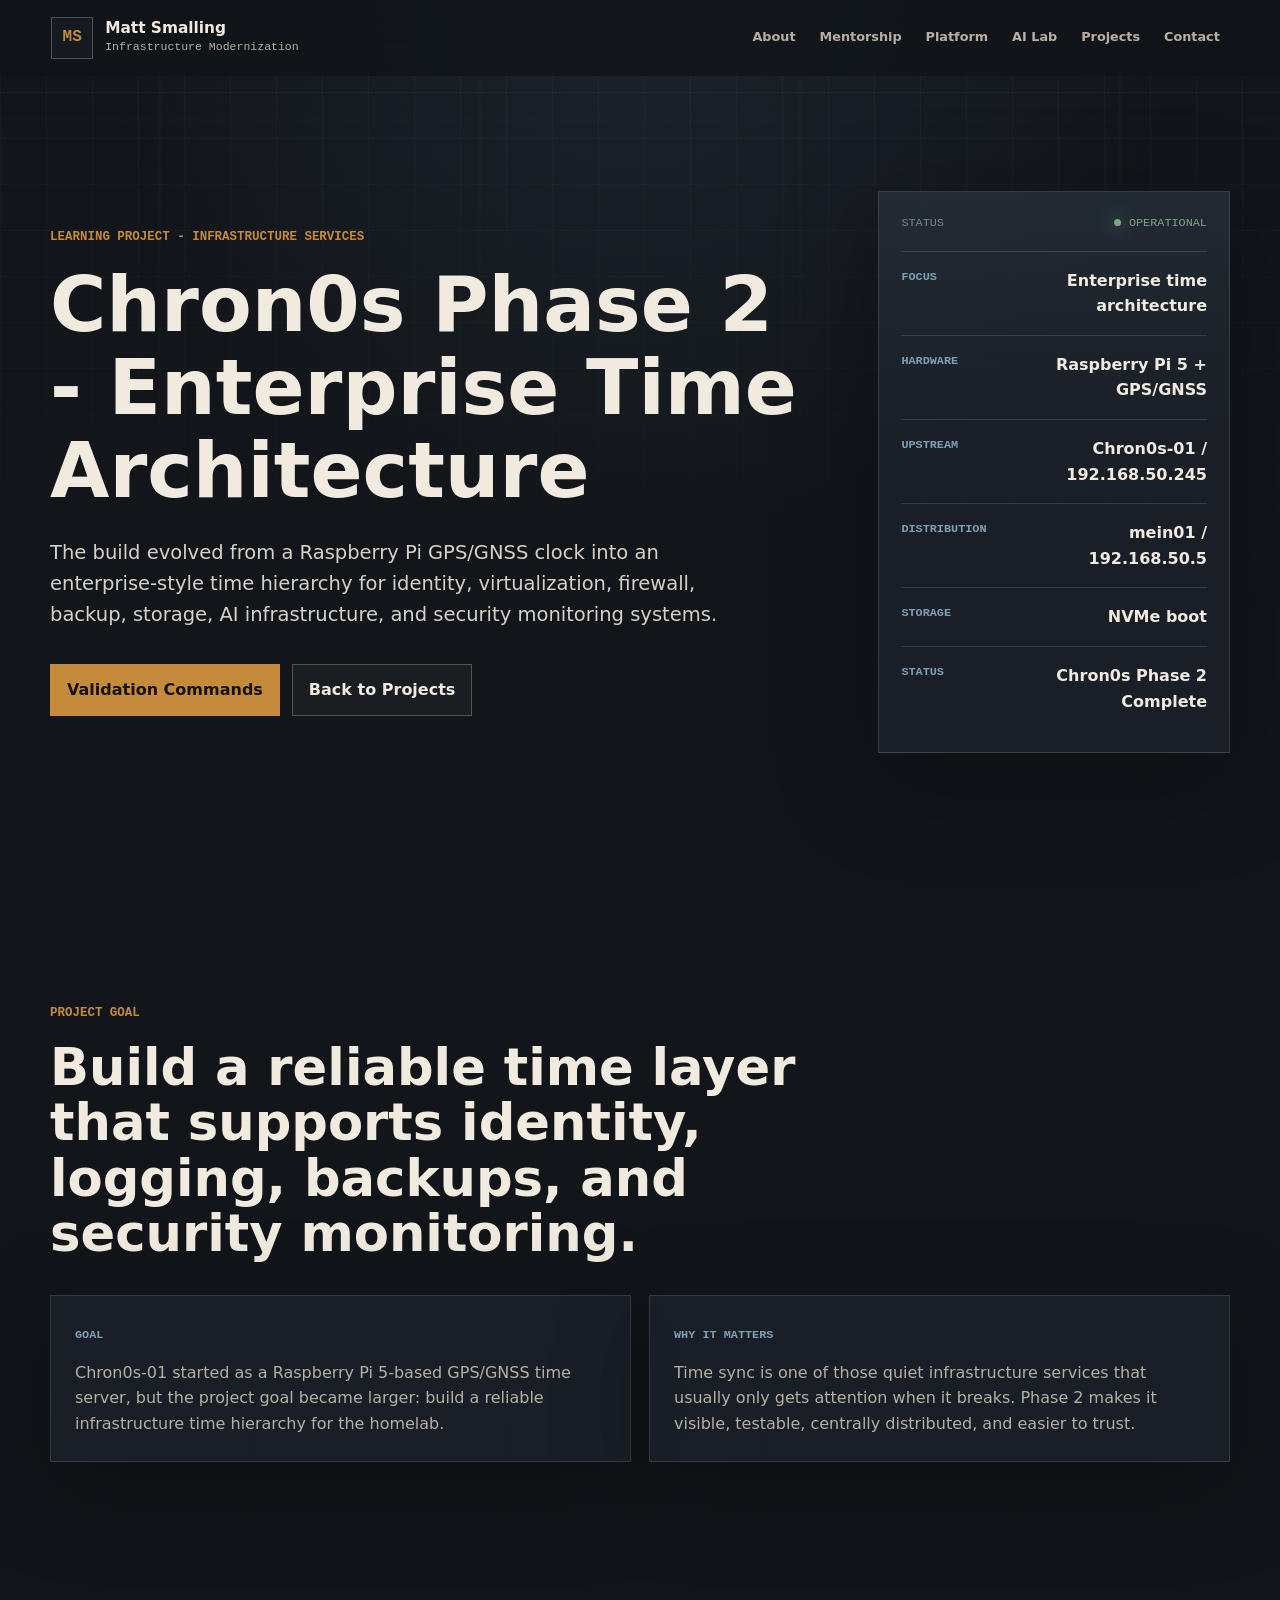
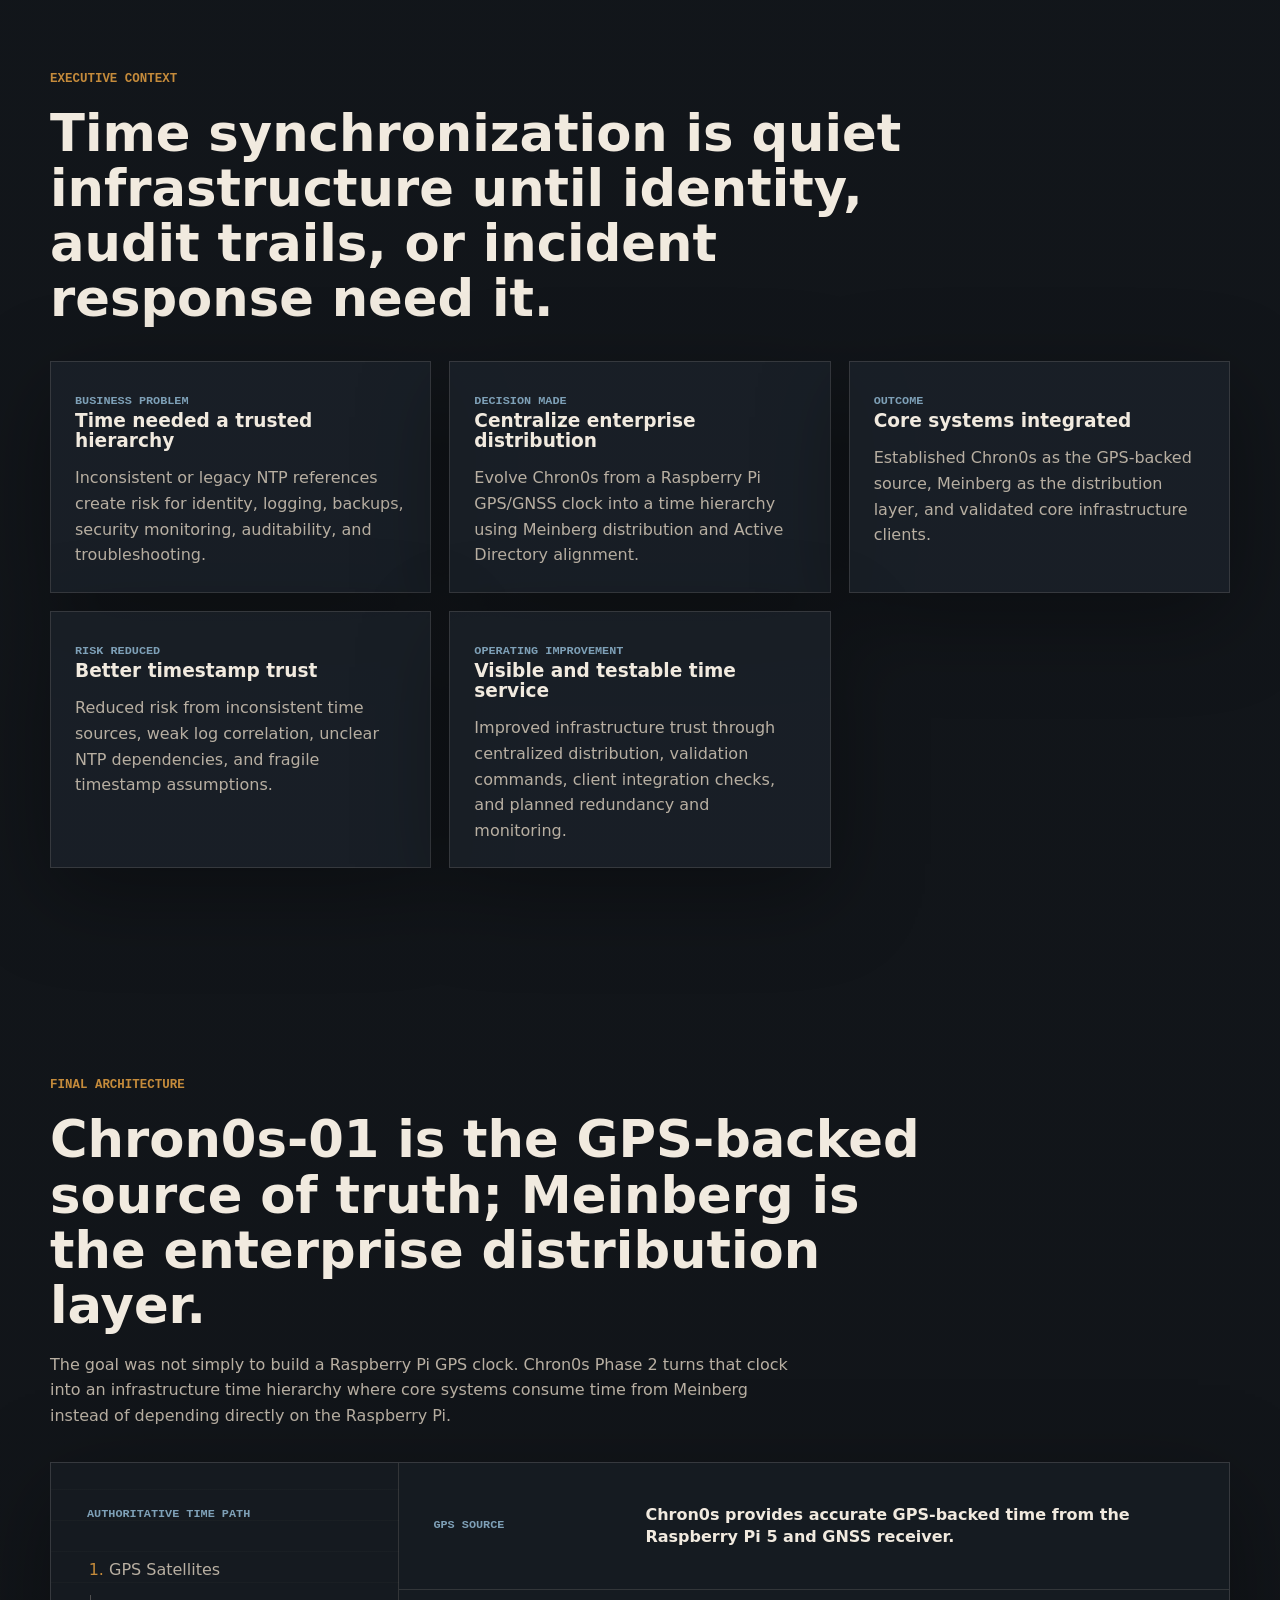
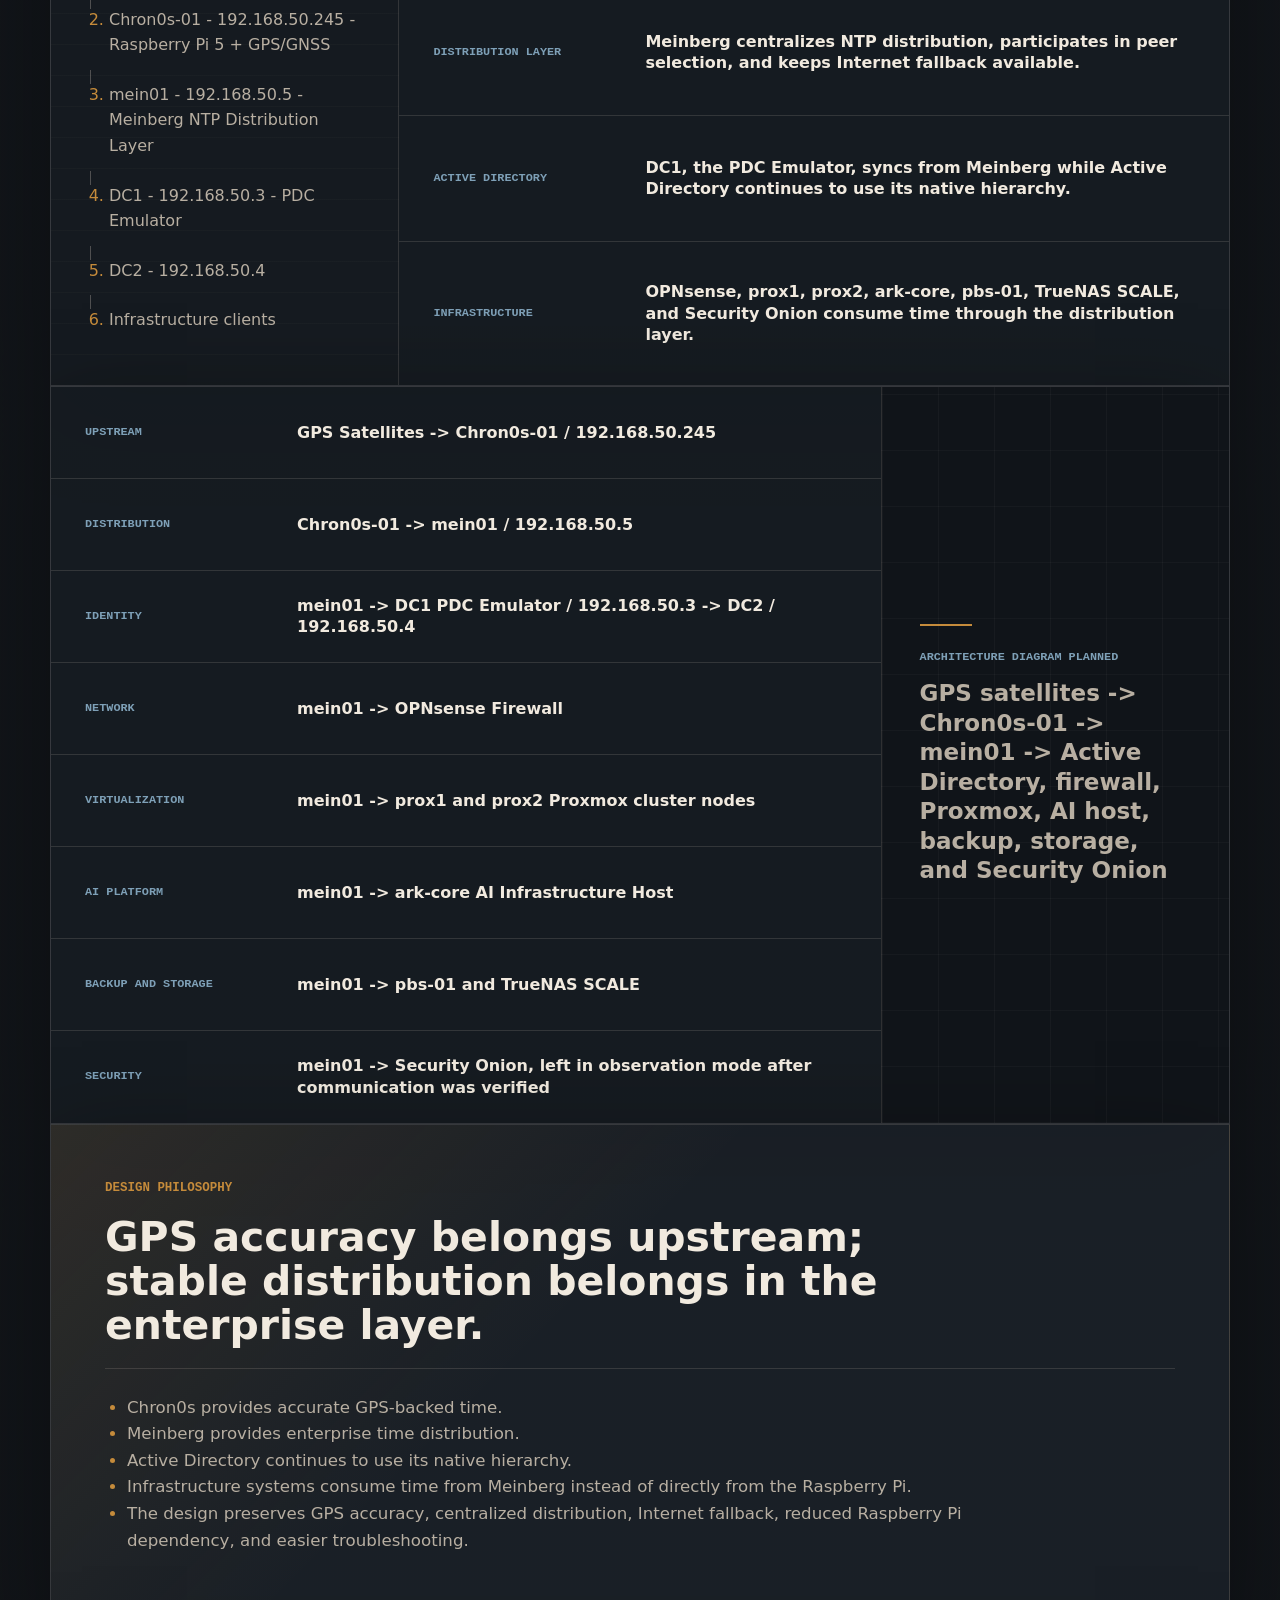
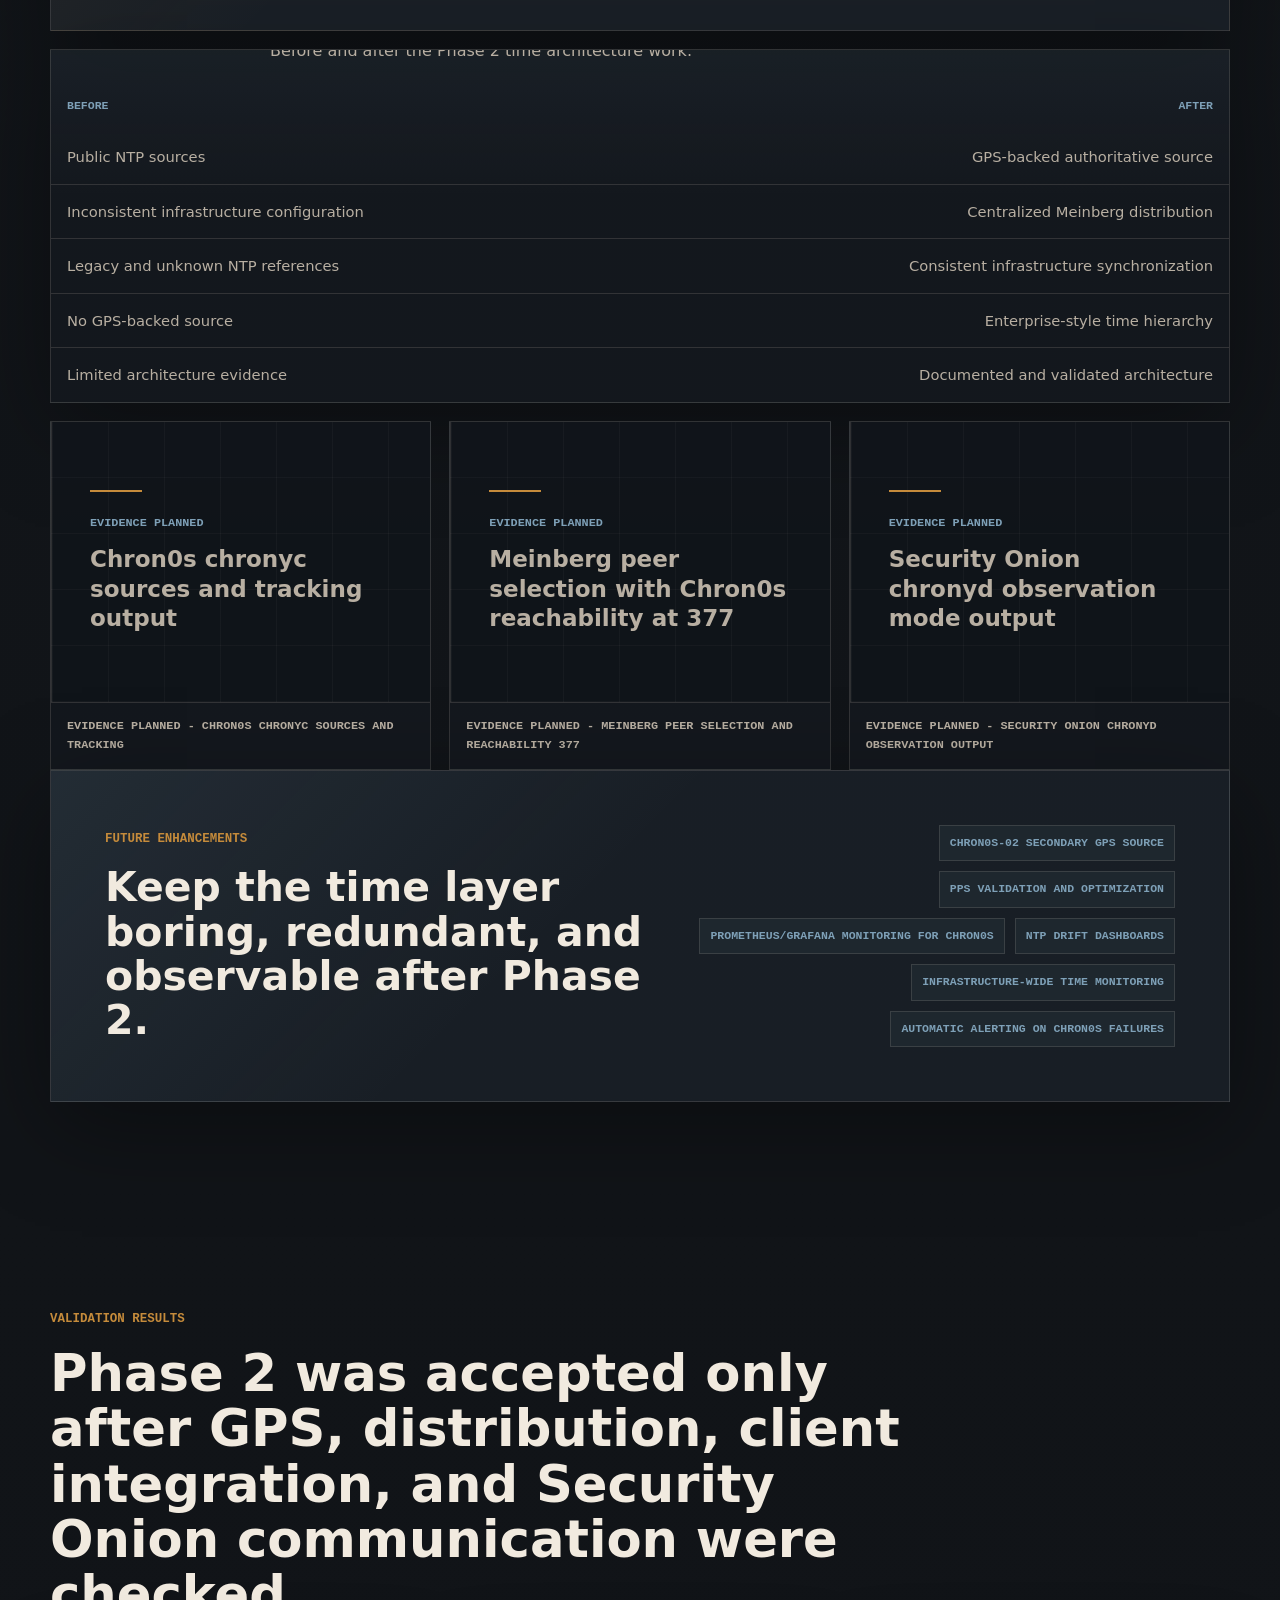
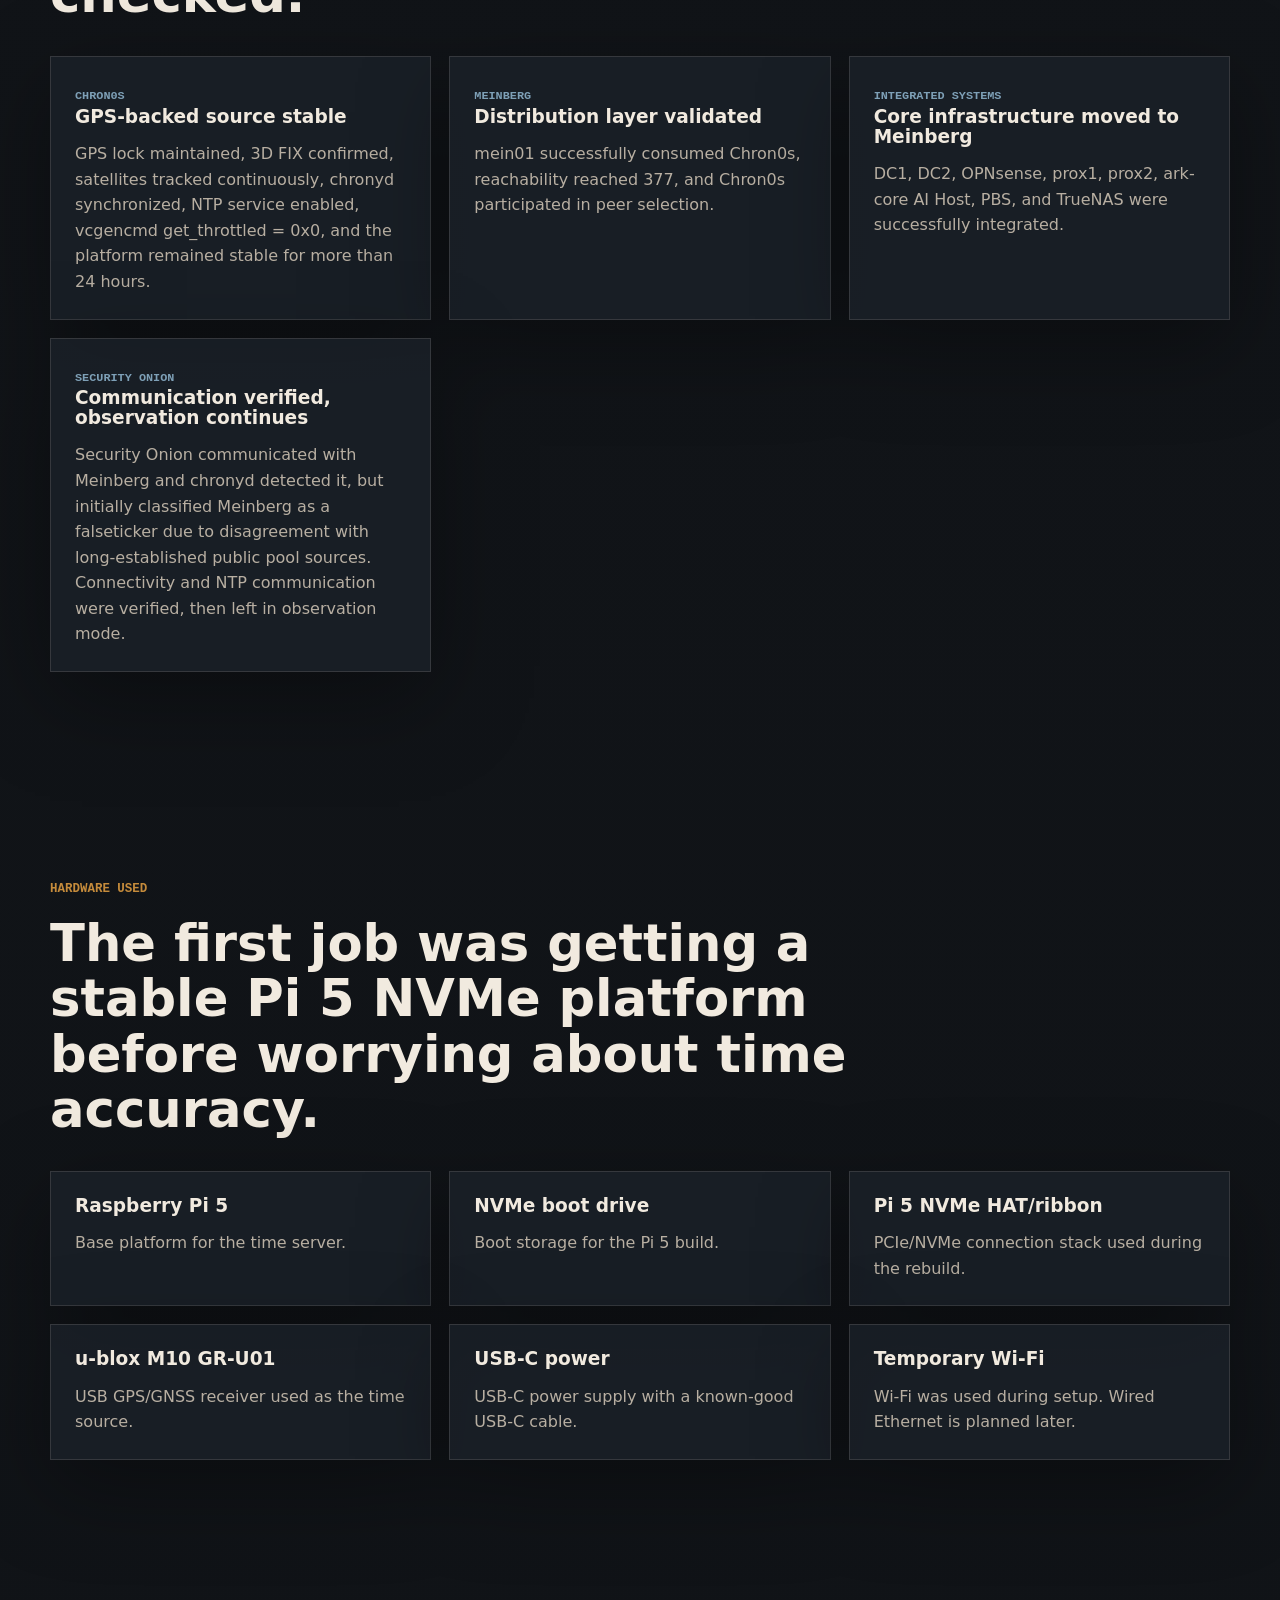
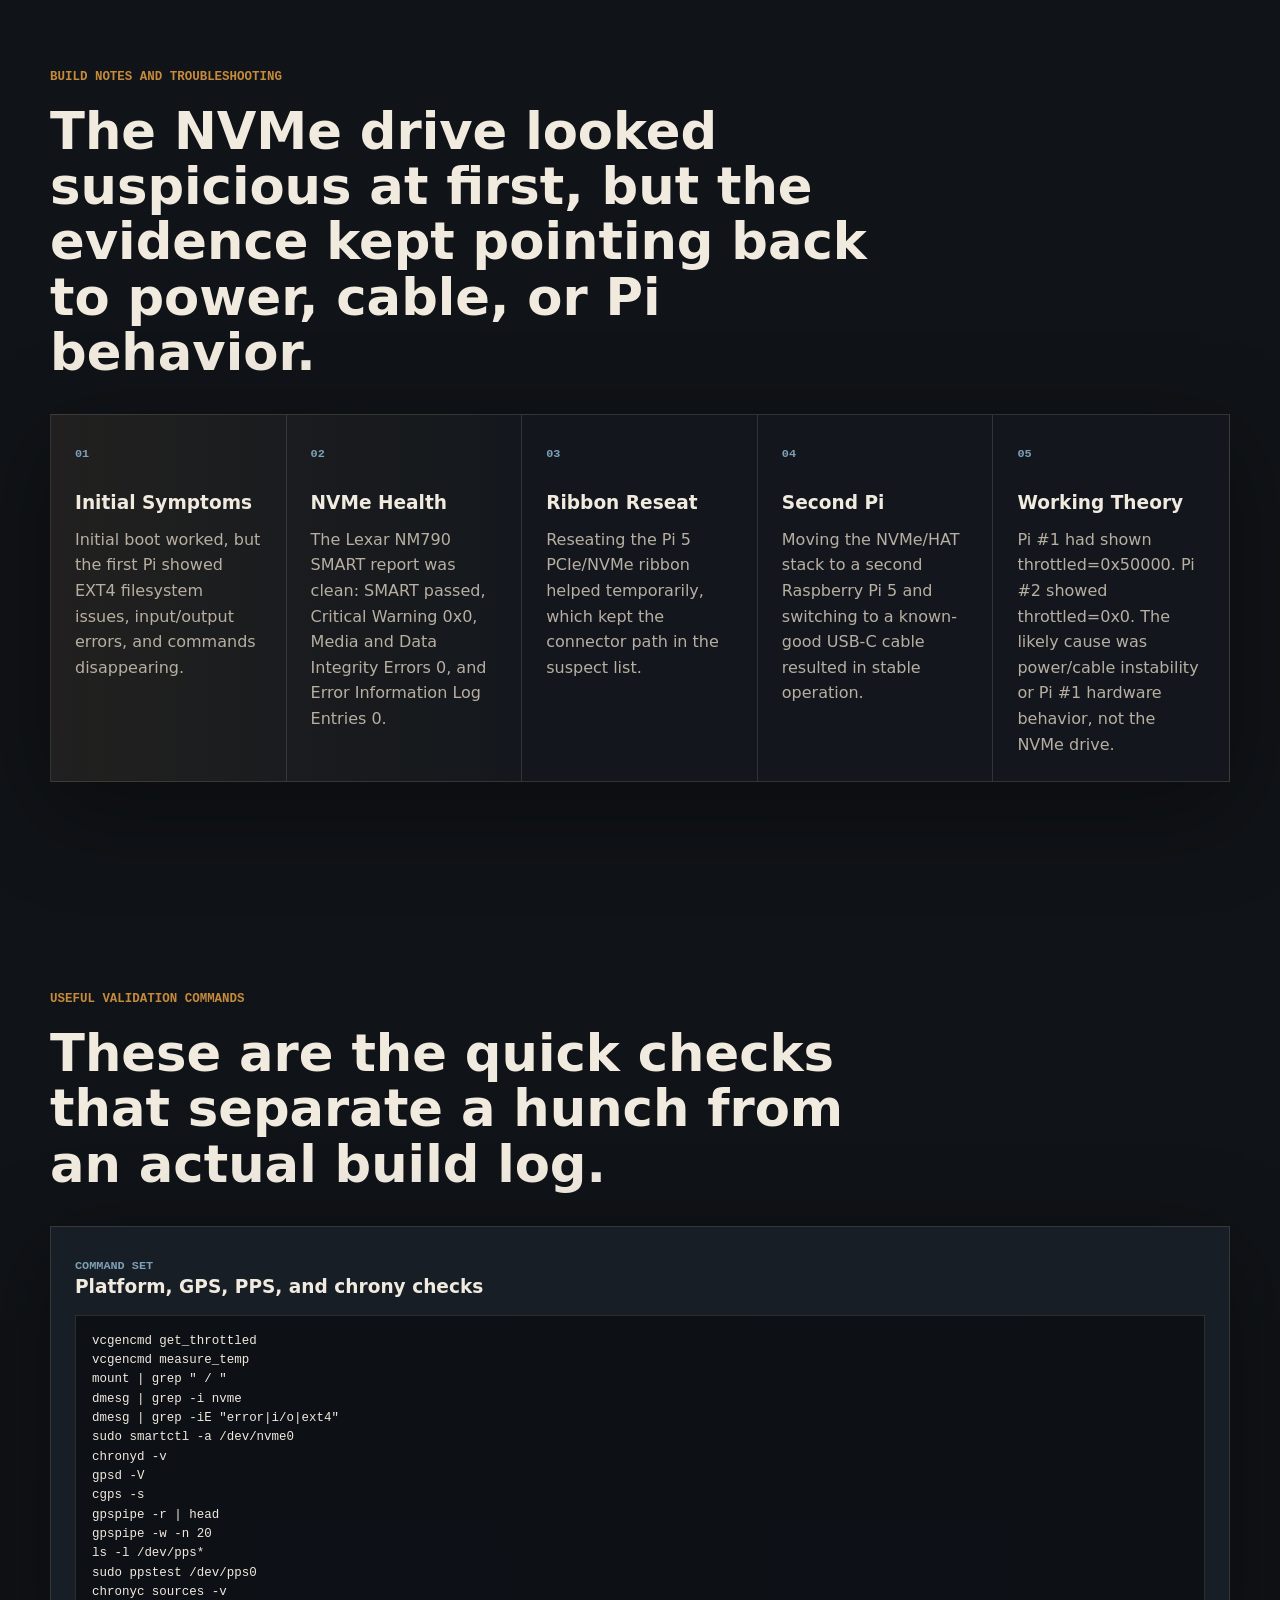
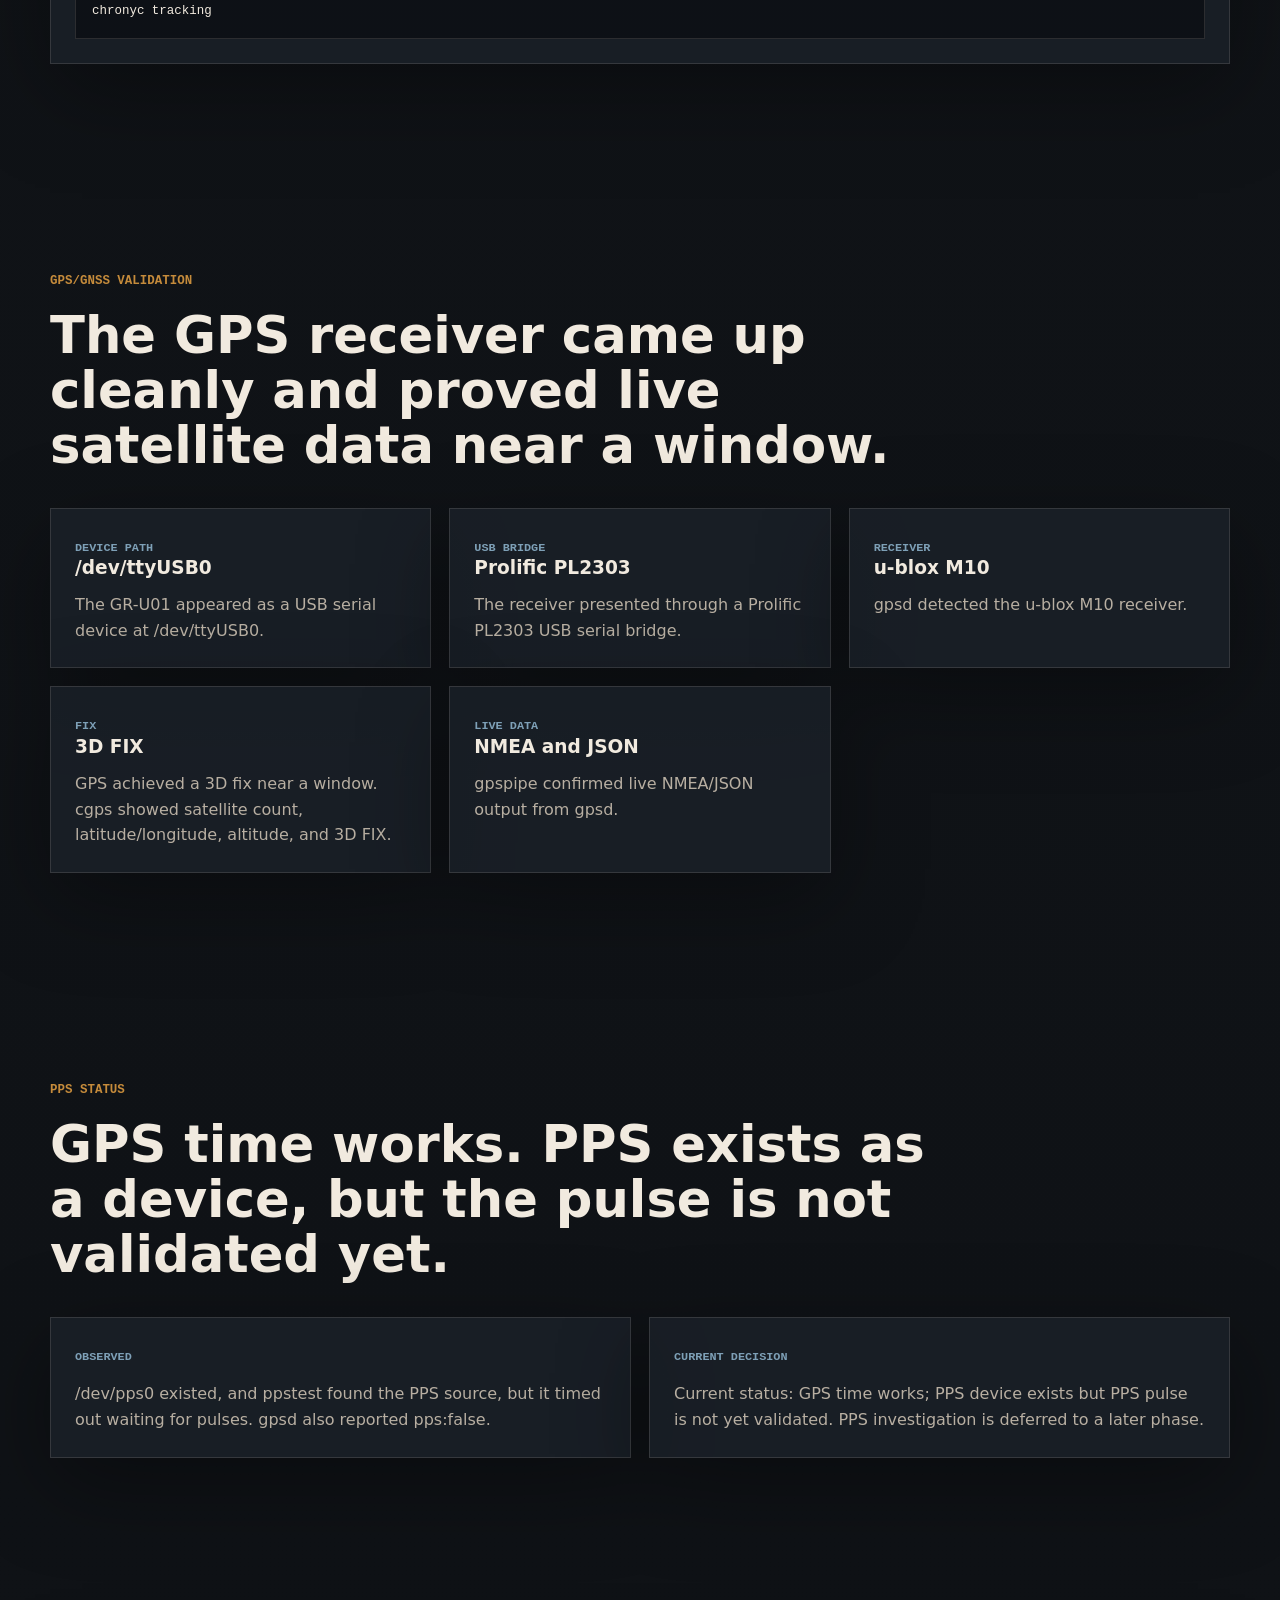
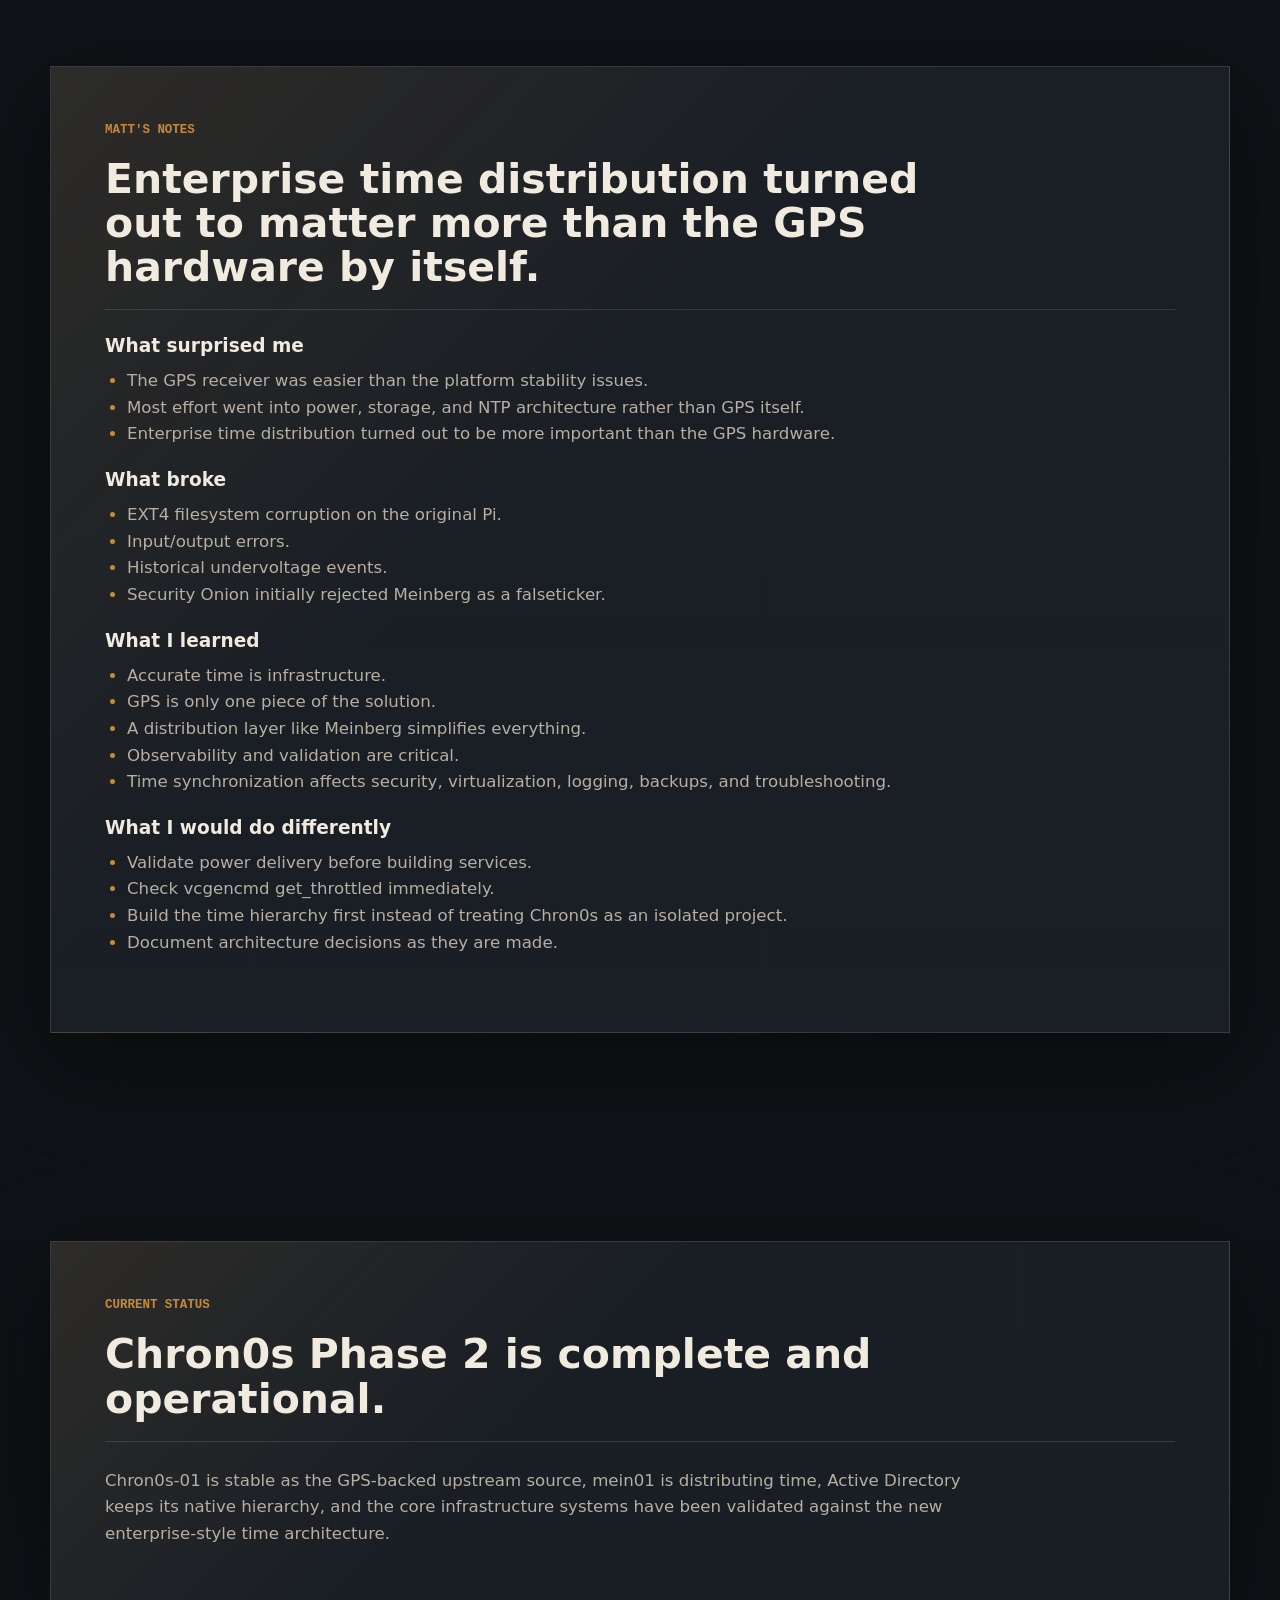
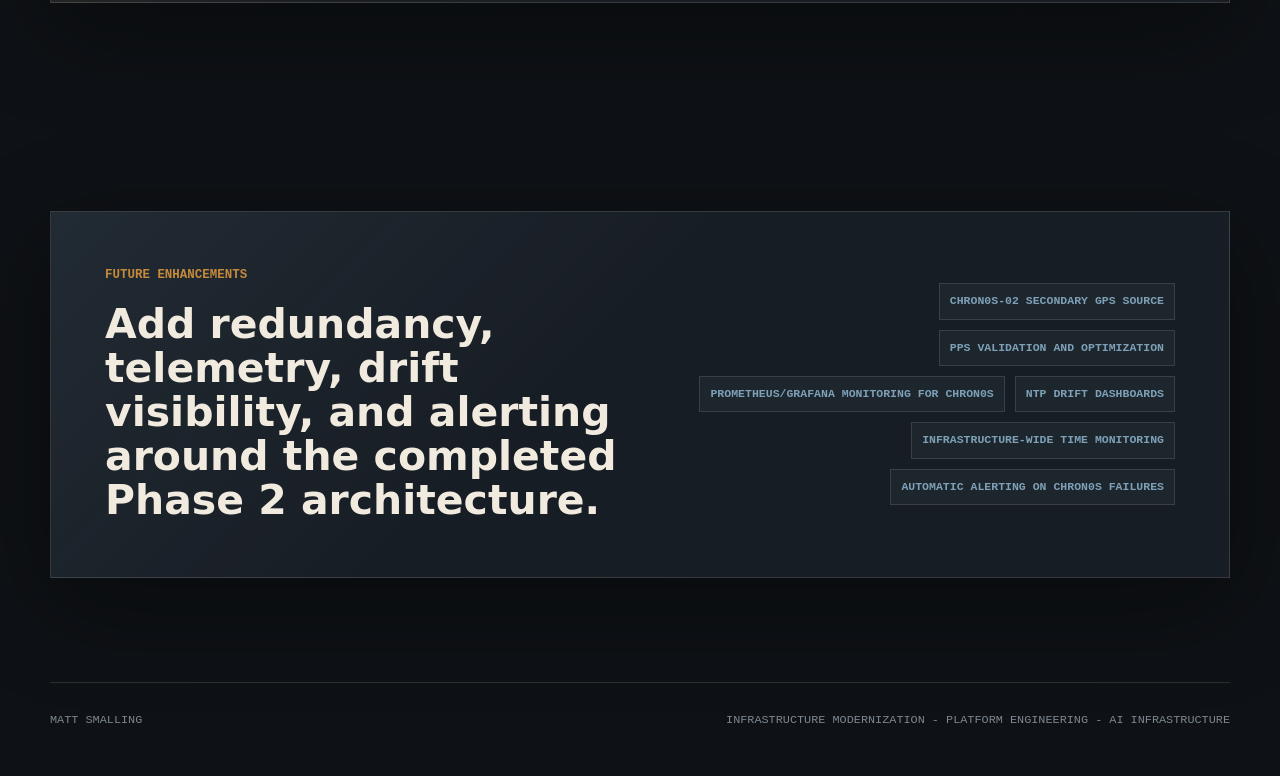
<file: projects/chronos-gps-time-server.html>
<!DOCTYPE html>
<html lang="en">
  <head>
    <meta charset="UTF-8" />
    <meta name="viewport" content="width=device-width, initial-scale=1.0" />
    <meta name="description" content="Chron0s Phase 2 enterprise time architecture: GPS-backed Raspberry Pi time source, Meinberg distribution, Active Directory hierarchy, and infrastructure NTP validation." />
    <title>Chron0s Phase 2 Enterprise Time Architecture | Matt Smalling</title>
    <link rel="stylesheet" href="../src/styles.css" />
  </head>
  <body>
    <div class="site-grid" aria-hidden="true"></div>
    <header class="site-header" data-header>
      <a class="brand" href="../index.html#home" aria-label="Matt Smalling home"><span class="brand-mark">MS</span><span><strong>Matt Smalling</strong><small>Infrastructure Modernization</small></span></a>
      <button class="nav-toggle" type="button" data-nav-toggle aria-label="Open navigation"><span></span><span></span></button>
      <nav class="site-nav" data-nav><a href="../index.html#about">About</a><a href="../index.html#mentorship">Mentorship</a><a href="../index.html#platform">Platform</a><a href="../index.html#lab">AI Lab</a><a href="../index.html#projects">Projects</a><a href="../index.html#contact">Contact</a></nav>
    </header>
    <main>
      <section class="section case-hero">
        <div class="case-hero-copy reveal">
          <p class="eyebrow">Learning Project - Infrastructure Services</p>
          <h1>Chron0s Phase 2 - Enterprise Time Architecture</h1>
          <p class="hero-lede">
            The build evolved from a Raspberry Pi GPS/GNSS clock into an enterprise-style time hierarchy for identity,
            virtualization, firewall, backup, storage, AI infrastructure, and security monitoring systems.
          </p>
          <div class="hero-actions">
            <a class="button primary" href="#validation">Validation Commands</a>
            <a class="button secondary" href="../index.html#projects">Back to Projects</a>
          </div>
        </div>
        <div class="case-spec-panel reveal" aria-label="Project status">
          <div class="panel-topline">
            <span>Status</span>
            <span class="status-dot">Operational</span>
          </div>
          <ul>
            <li><span>Focus</span><strong>Enterprise time architecture</strong></li>
            <li><span>Hardware</span><strong>Raspberry Pi 5 + GPS/GNSS</strong></li>
            <li><span>Upstream</span><strong>Chron0s-01 / 192.168.50.245</strong></li>
            <li><span>Distribution</span><strong>mein01 / 192.168.50.5</strong></li>
            <li><span>Storage</span><strong>NVMe boot</strong></li>
            <li><span>Status</span><strong>Chron0s Phase 2 Complete</strong></li>
          </ul>
        </div>
      </section>

      <section class="section case-overview">
        <div class="section-heading reveal">
          <p class="eyebrow">Project Goal</p>
          <h2>Build a reliable time layer that supports identity, logging, backups, and security monitoring.</h2>
        </div>
        <div class="case-summary-grid">
          <article class="case-summary reveal">
            <span>Goal</span>
            <p>
              Chron0s-01 started as a Raspberry Pi 5-based GPS/GNSS time server, but the project goal became larger:
              build a reliable infrastructure time hierarchy for the homelab.
            </p>
          </article>
          <article class="case-summary reveal">
            <span>Why It Matters</span>
            <p>
              Time sync is one of those quiet infrastructure services that usually only gets attention when it breaks.
              Phase 2 makes it visible, testable, centrally distributed, and easier to trust.
            </p>
          </article>
        </div>
      </section>

      <section class="section">
        <div class="section-heading reveal">
          <p class="eyebrow">Executive Context</p>
          <h2>Time synchronization is quiet infrastructure until identity, audit trails, or incident response need it.</h2>
        </div>
        <div class="case-detail-grid">
          <article class="case-detail reveal">
            <span>Business Problem</span>
            <h3>Time needed a trusted hierarchy</h3>
            <p>
              Inconsistent or legacy NTP references create risk for identity, logging, backups, security monitoring,
              auditability, and troubleshooting.
            </p>
          </article>
          <article class="case-detail reveal">
            <span>Decision Made</span>
            <h3>Centralize enterprise distribution</h3>
            <p>
              Evolve Chron0s from a Raspberry Pi GPS/GNSS clock into a time hierarchy using Meinberg distribution and
              Active Directory alignment.
            </p>
          </article>
          <article class="case-detail reveal">
            <span>Outcome</span>
            <h3>Core systems integrated</h3>
            <p>
              Established Chron0s as the GPS-backed source, Meinberg as the distribution layer, and validated core
              infrastructure clients.
            </p>
          </article>
          <article class="case-detail reveal">
            <span>Risk Reduced</span>
            <h3>Better timestamp trust</h3>
            <p>
              Reduced risk from inconsistent time sources, weak log correlation, unclear NTP dependencies, and fragile
              timestamp assumptions.
            </p>
          </article>
          <article class="case-detail reveal">
            <span>Operating Improvement</span>
            <h3>Visible and testable time service</h3>
            <p>
              Improved infrastructure trust through centralized distribution, validation commands, client integration
              checks, and planned redundancy and monitoring.
            </p>
          </article>
        </div>
      </section>

      <section class="section">
        <div class="section-heading reveal">
          <p class="eyebrow">Final Architecture</p>
          <h2>Chron0s-01 is the GPS-backed source of truth; Meinberg is the enterprise distribution layer.</h2>
          <p>
            The goal was not simply to build a Raspberry Pi GPS clock. Chron0s Phase 2 turns that clock into an
            infrastructure time hierarchy where core systems consume time from Meinberg instead of depending directly
            on the Raspberry Pi.
          </p>
        </div>

        <div class="case-flow-panel reveal">
          <div class="case-flow">
            <span>Authoritative Time Path</span>
            <ol>
              <li>GPS Satellites</li>
              <li>Chron0s-01 - 192.168.50.245 - Raspberry Pi 5 + GPS/GNSS</li>
              <li>mein01 - 192.168.50.5 - Meinberg NTP Distribution Layer</li>
              <li>DC1 - 192.168.50.3 - PDC Emulator</li>
              <li>DC2 - 192.168.50.4</li>
              <li>Infrastructure clients</li>
            </ol>
          </div>
          <div class="case-layer-map">
            <article>
              <span>GPS Source</span>
              <strong>Chron0s provides accurate GPS-backed time from the Raspberry Pi 5 and GNSS receiver.</strong>
            </article>
            <article>
              <span>Distribution Layer</span>
              <strong>Meinberg centralizes NTP distribution, participates in peer selection, and keeps Internet fallback available.</strong>
            </article>
            <article>
              <span>Active Directory</span>
              <strong>DC1, the PDC Emulator, syncs from Meinberg while Active Directory continues to use its native hierarchy.</strong>
            </article>
            <article>
              <span>Infrastructure</span>
              <strong>OPNsense, prox1, prox2, ark-core, pbs-01, TrueNAS SCALE, and Security Onion consume time through the distribution layer.</strong>
            </article>
          </div>
        </div>

        <div class="case-architecture reveal">
          <div class="case-layer-map">
            <article><span>Upstream</span><strong>GPS Satellites -> Chron0s-01 / 192.168.50.245</strong></article>
            <article><span>Distribution</span><strong>Chron0s-01 -> mein01 / 192.168.50.5</strong></article>
            <article><span>Identity</span><strong>mein01 -> DC1 PDC Emulator / 192.168.50.3 -> DC2 / 192.168.50.4</strong></article>
            <article><span>Network</span><strong>mein01 -> OPNsense Firewall</strong></article>
            <article><span>Virtualization</span><strong>mein01 -> prox1 and prox2 Proxmox cluster nodes</strong></article>
            <article><span>AI Platform</span><strong>mein01 -> ark-core AI Infrastructure Host</strong></article>
            <article><span>Backup and Storage</span><strong>mein01 -> pbs-01 and TrueNAS SCALE</strong></article>
            <article><span>Security</span><strong>mein01 -> Security Onion, left in observation mode after communication was verified</strong></article>
          </div>
          <div class="case-diagram-slot" aria-label="Planned Chron0s Phase 2 architecture diagram">
            <span>Architecture Diagram Planned</span>
            <strong>GPS satellites -> Chron0s-01 -> mein01 -> Active Directory, firewall, Proxmox, AI host, backup, storage, and Security Onion</strong>
          </div>
        </div>

        <div class="case-notes-callout reveal">
          <div class="case-notes-heading">
            <p class="eyebrow">Design Philosophy</p>
            <h2>GPS accuracy belongs upstream; stable distribution belongs in the enterprise layer.</h2>
          </div>
          <div class="case-notes-copy">
            <ul>
              <li>Chron0s provides accurate GPS-backed time.</li>
              <li>Meinberg provides enterprise time distribution.</li>
              <li>Active Directory continues to use its native hierarchy.</li>
              <li>Infrastructure systems consume time from Meinberg instead of directly from the Raspberry Pi.</li>
              <li>The design preserves GPS accuracy, centralized distribution, Internet fallback, reduced Raspberry Pi dependency, and easier troubleshooting.</li>
            </ul>
          </div>
        </div>

        <div class="case-table-panel reveal model-comparison-panel">
          <table class="case-benchmark-table model-comparison-table">
            <caption class="benchmark-table-caption">Before and after the Phase 2 time architecture work.</caption>
            <thead>
              <tr>
                <th scope="col">Before</th>
                <th scope="col">After</th>
              </tr>
            </thead>
            <tbody>
              <tr>
                <td>Public NTP sources</td>
                <td>GPS-backed authoritative source</td>
              </tr>
              <tr>
                <td>Inconsistent infrastructure configuration</td>
                <td>Centralized Meinberg distribution</td>
              </tr>
              <tr>
                <td>Legacy and unknown NTP references</td>
                <td>Consistent infrastructure synchronization</td>
              </tr>
              <tr>
                <td>No GPS-backed source</td>
                <td>Enterprise-style time hierarchy</td>
              </tr>
              <tr>
                <td>Limited architecture evidence</td>
                <td>Documented and validated architecture</td>
              </tr>
            </tbody>
          </table>
        </div>

        <div class="case-screenshot-placeholders reveal">
          <figure class="case-screenshot-card">
            <div class="case-diagram-slot compact" aria-label="Planned Chron0s chronyc evidence">
              <span>Evidence Planned</span>
              <strong>Chron0s chronyc sources and tracking output</strong>
            </div>
            <figcaption>Evidence planned - Chron0s chronyc sources and tracking</figcaption>
          </figure>
          <figure class="case-screenshot-card">
            <div class="case-diagram-slot compact" aria-label="Planned Meinberg peer selection evidence">
              <span>Evidence Planned</span>
              <strong>Meinberg peer selection with Chron0s reachability at 377</strong>
            </div>
            <figcaption>Evidence planned - Meinberg peer selection and reachability 377</figcaption>
          </figure>
          <figure class="case-screenshot-card">
            <div class="case-diagram-slot compact" aria-label="Planned Security Onion chronyd evidence">
              <span>Evidence Planned</span>
              <strong>Security Onion chronyd observation mode output</strong>
            </div>
            <figcaption>Evidence planned - Security Onion chronyd observation output</figcaption>
          </figure>
        </div>

        <div class="case-next reveal">
          <div>
            <p class="eyebrow">Future Enhancements</p>
            <h2>Keep the time layer boring, redundant, and observable after Phase 2.</h2>
          </div>
          <ul class="case-roadmap" aria-label="Homelab time architecture future expansion">
            <li>Chron0s-02 secondary GPS source</li>
            <li>PPS validation and optimization</li>
            <li>Prometheus/Grafana monitoring for Chron0s</li>
            <li>NTP drift dashboards</li>
            <li>Infrastructure-wide time monitoring</li>
            <li>Automatic alerting on Chron0s failures</li>
          </ul>
        </div>
      </section>

      <section class="section">
        <div class="section-heading reveal">
          <p class="eyebrow">Validation Results</p>
          <h2>Phase 2 was accepted only after GPS, distribution, client integration, and Security Onion communication were checked.</h2>
        </div>
        <div class="case-detail-grid">
          <article class="case-detail reveal">
            <span>Chron0s</span>
            <h3>GPS-backed source stable</h3>
            <p>GPS lock maintained, 3D FIX confirmed, satellites tracked continuously, chronyd synchronized, NTP service enabled, vcgencmd get_throttled = 0x0, and the platform remained stable for more than 24 hours.</p>
          </article>
          <article class="case-detail reveal">
            <span>Meinberg</span>
            <h3>Distribution layer validated</h3>
            <p>mein01 successfully consumed Chron0s, reachability reached 377, and Chron0s participated in peer selection.</p>
          </article>
          <article class="case-detail reveal">
            <span>Integrated Systems</span>
            <h3>Core infrastructure moved to Meinberg</h3>
            <p>DC1, DC2, OPNsense, prox1, prox2, ark-core AI Host, PBS, and TrueNAS were successfully integrated.</p>
          </article>
          <article class="case-detail reveal">
            <span>Security Onion</span>
            <h3>Communication verified, observation continues</h3>
            <p>Security Onion communicated with Meinberg and chronyd detected it, but initially classified Meinberg as a falseticker due to disagreement with long-established public pool sources. Connectivity and NTP communication were verified, then left in observation mode.</p>
          </article>
        </div>
      </section>

      <section class="section">
        <div class="section-heading reveal">
          <p class="eyebrow">Hardware Used</p>
          <h2>The first job was getting a stable Pi 5 NVMe platform before worrying about time accuracy.</h2>
        </div>
        <div class="case-value-grid">
          <article class="case-value reveal"><h3>Raspberry Pi 5</h3><p>Base platform for the time server.</p></article>
          <article class="case-value reveal"><h3>NVMe boot drive</h3><p>Boot storage for the Pi 5 build.</p></article>
          <article class="case-value reveal"><h3>Pi 5 NVMe HAT/ribbon</h3><p>PCIe/NVMe connection stack used during the rebuild.</p></article>
          <article class="case-value reveal"><h3>u-blox M10 GR-U01</h3><p>USB GPS/GNSS receiver used as the time source.</p></article>
          <article class="case-value reveal"><h3>USB-C power</h3><p>USB-C power supply with a known-good USB-C cable.</p></article>
          <article class="case-value reveal"><h3>Temporary Wi-Fi</h3><p>Wi-Fi was used during setup. Wired Ethernet is planned later.</p></article>
        </div>
      </section>

      <section class="section">
        <div class="section-heading reveal">
          <p class="eyebrow">Build Notes and Troubleshooting</p>
          <h2>The NVMe drive looked suspicious at first, but the evidence kept pointing back to power, cable, or Pi behavior.</h2>
        </div>
        <div class="case-investigation reveal">
          <article>
            <span>01</span>
            <h3>Initial Symptoms</h3>
            <p>Initial boot worked, but the first Pi showed EXT4 filesystem issues, input/output errors, and commands disappearing.</p>
          </article>
          <article>
            <span>02</span>
            <h3>NVMe Health</h3>
            <p>The Lexar NM790 SMART report was clean: SMART passed, Critical Warning 0x0, Media and Data Integrity Errors 0, and Error Information Log Entries 0.</p>
          </article>
          <article>
            <span>03</span>
            <h3>Ribbon Reseat</h3>
            <p>Reseating the Pi 5 PCIe/NVMe ribbon helped temporarily, which kept the connector path in the suspect list.</p>
          </article>
          <article>
            <span>04</span>
            <h3>Second Pi</h3>
            <p>Moving the NVMe/HAT stack to a second Raspberry Pi 5 and switching to a known-good USB-C cable resulted in stable operation.</p>
          </article>
          <article>
            <span>05</span>
            <h3>Working Theory</h3>
            <p>Pi #1 had shown throttled=0x50000. Pi #2 showed throttled=0x0. The likely cause was power/cable instability or Pi #1 hardware behavior, not the NVMe drive.</p>
          </article>
        </div>
      </section>

      <section class="section" id="validation">
        <div class="section-heading reveal">
          <p class="eyebrow">Useful Validation Commands</p>
          <h2>These are the quick checks that separate a hunch from an actual build log.</h2>
        </div>
        <article class="case-detail case-implementation-note reveal">
          <span>Command Set</span>
          <h3>Platform, GPS, PPS, and chrony checks</h3>
          <pre class="case-code-block"><code>vcgencmd get_throttled
vcgencmd measure_temp
mount | grep " / "
dmesg | grep -i nvme
dmesg | grep -iE "error|i/o|ext4"
sudo smartctl -a /dev/nvme0
chronyd -v
gpsd -V
cgps -s
gpspipe -r | head
gpspipe -w -n 20
ls -l /dev/pps*
sudo ppstest /dev/pps0
chronyc sources -v
chronyc tracking</code></pre>
        </article>
      </section>

      <section class="section">
        <div class="section-heading reveal">
          <p class="eyebrow">GPS/GNSS Validation</p>
          <h2>The GPS receiver came up cleanly and proved live satellite data near a window.</h2>
        </div>
        <div class="case-detail-grid">
          <article class="case-detail reveal">
            <span>Device Path</span>
            <h3>/dev/ttyUSB0</h3>
            <p>The GR-U01 appeared as a USB serial device at /dev/ttyUSB0.</p>
          </article>
          <article class="case-detail reveal">
            <span>USB Bridge</span>
            <h3>Prolific PL2303</h3>
            <p>The receiver presented through a Prolific PL2303 USB serial bridge.</p>
          </article>
          <article class="case-detail reveal">
            <span>Receiver</span>
            <h3>u-blox M10</h3>
            <p>gpsd detected the u-blox M10 receiver.</p>
          </article>
          <article class="case-detail reveal">
            <span>Fix</span>
            <h3>3D FIX</h3>
            <p>GPS achieved a 3D fix near a window. cgps showed satellite count, latitude/longitude, altitude, and 3D FIX.</p>
          </article>
          <article class="case-detail reveal">
            <span>Live Data</span>
            <h3>NMEA and JSON</h3>
            <p>gpspipe confirmed live NMEA/JSON output from gpsd.</p>
          </article>
        </div>
      </section>

      <section class="section">
        <div class="section-heading reveal">
          <p class="eyebrow">PPS Status</p>
          <h2>GPS time works. PPS exists as a device, but the pulse is not validated yet.</h2>
        </div>
        <div class="case-summary-grid">
          <article class="case-summary reveal">
            <span>Observed</span>
            <p>
              /dev/pps0 existed, and ppstest found the PPS source, but it timed out waiting for pulses. gpsd also
              reported pps:false.
            </p>
          </article>
          <article class="case-summary reveal">
            <span>Current Decision</span>
            <p>
              Current status: GPS time works; PPS device exists but PPS pulse is not yet validated. PPS investigation
              is deferred to a later phase.
            </p>
          </article>
        </div>
      </section>

      <section class="section">
        <div class="case-notes-callout reveal">
          <div class="case-notes-heading">
            <p class="eyebrow">Matt's Notes</p>
            <h2>Enterprise time distribution turned out to matter more than the GPS hardware by itself.</h2>
          </div>
          <div class="case-notes-copy">
            <h3>What surprised me</h3>
            <ul>
              <li>The GPS receiver was easier than the platform stability issues.</li>
              <li>Most effort went into power, storage, and NTP architecture rather than GPS itself.</li>
              <li>Enterprise time distribution turned out to be more important than the GPS hardware.</li>
            </ul>
            <h3>What broke</h3>
            <ul>
              <li>EXT4 filesystem corruption on the original Pi.</li>
              <li>Input/output errors.</li>
              <li>Historical undervoltage events.</li>
              <li>Security Onion initially rejected Meinberg as a falseticker.</li>
            </ul>
            <h3>What I learned</h3>
            <ul>
              <li>Accurate time is infrastructure.</li>
              <li>GPS is only one piece of the solution.</li>
              <li>A distribution layer like Meinberg simplifies everything.</li>
              <li>Observability and validation are critical.</li>
              <li>Time synchronization affects security, virtualization, logging, backups, and troubleshooting.</li>
            </ul>
            <h3>What I would do differently</h3>
            <ul>
              <li>Validate power delivery before building services.</li>
              <li>Check vcgencmd get_throttled immediately.</li>
              <li>Build the time hierarchy first instead of treating Chron0s as an isolated project.</li>
              <li>Document architecture decisions as they are made.</li>
            </ul>
          </div>
        </div>
      </section>

      <section class="section">
        <div class="case-notes-callout reveal">
          <div class="case-notes-heading">
            <p class="eyebrow">Current Status</p>
            <h2>Chron0s Phase 2 is complete and operational.</h2>
          </div>
          <div class="case-notes-copy">
            <p>
              Chron0s-01 is stable as the GPS-backed upstream source, mein01 is distributing time, Active Directory
              keeps its native hierarchy, and the core infrastructure systems have been validated against the new
              enterprise-style time architecture.
            </p>
          </div>
        </div>
      </section>

      <section class="section">
        <div class="case-next reveal">
          <div>
            <p class="eyebrow">Future Enhancements</p>
            <h2>Add redundancy, telemetry, drift visibility, and alerting around the completed Phase 2 architecture.</h2>
          </div>
          <ul class="case-roadmap" aria-label="Chron0s-01 next steps">
            <li>Chron0s-02 secondary GPS source</li>
            <li>PPS validation and optimization</li>
            <li>Prometheus/Grafana monitoring for Chron0s</li>
            <li>NTP drift dashboards</li>
            <li>Infrastructure-wide time monitoring</li>
            <li>Automatic alerting on Chron0s failures</li>
          </ul>
        </div>
      </section>
    </main>
    <footer class="site-footer"><span>Matt Smalling</span><span>Infrastructure Modernization - Platform Engineering - AI Infrastructure</span></footer>
    <script src="../src/main.js"></script>
  </body>
</html>
</file>
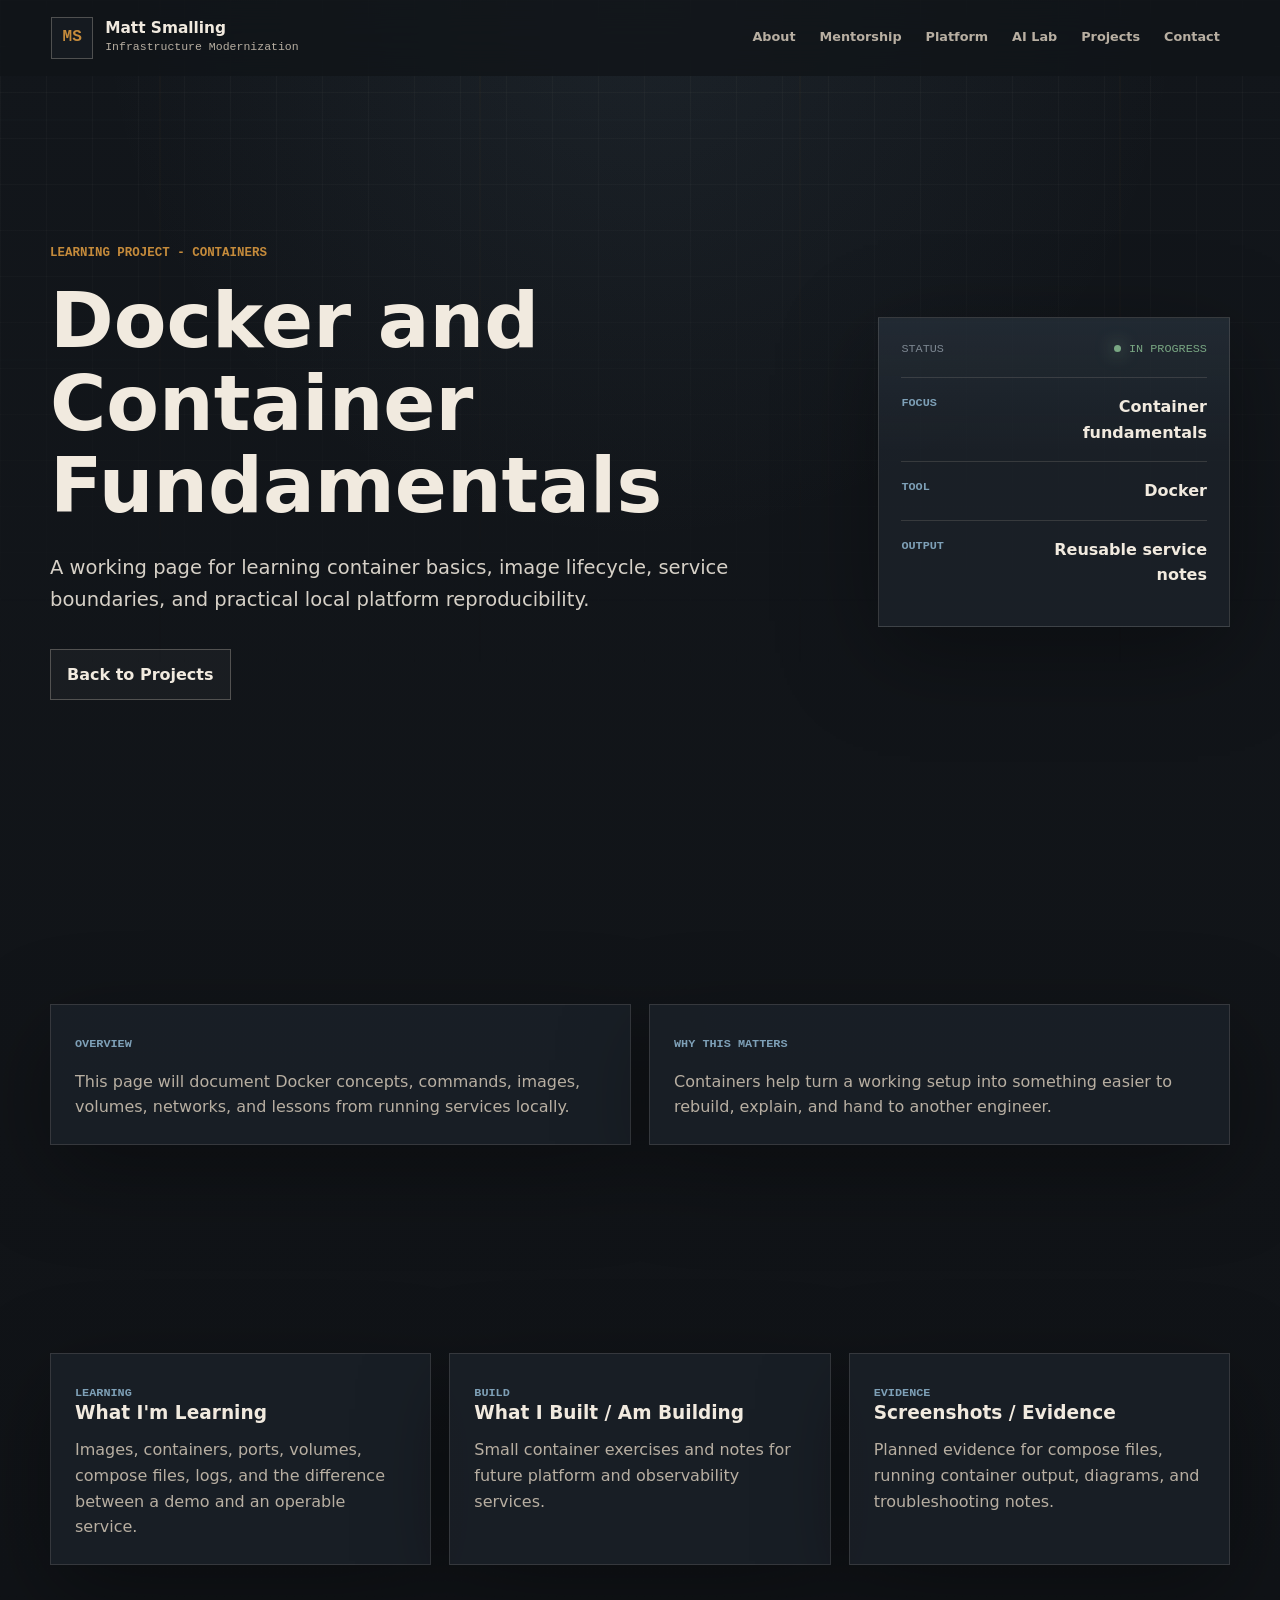
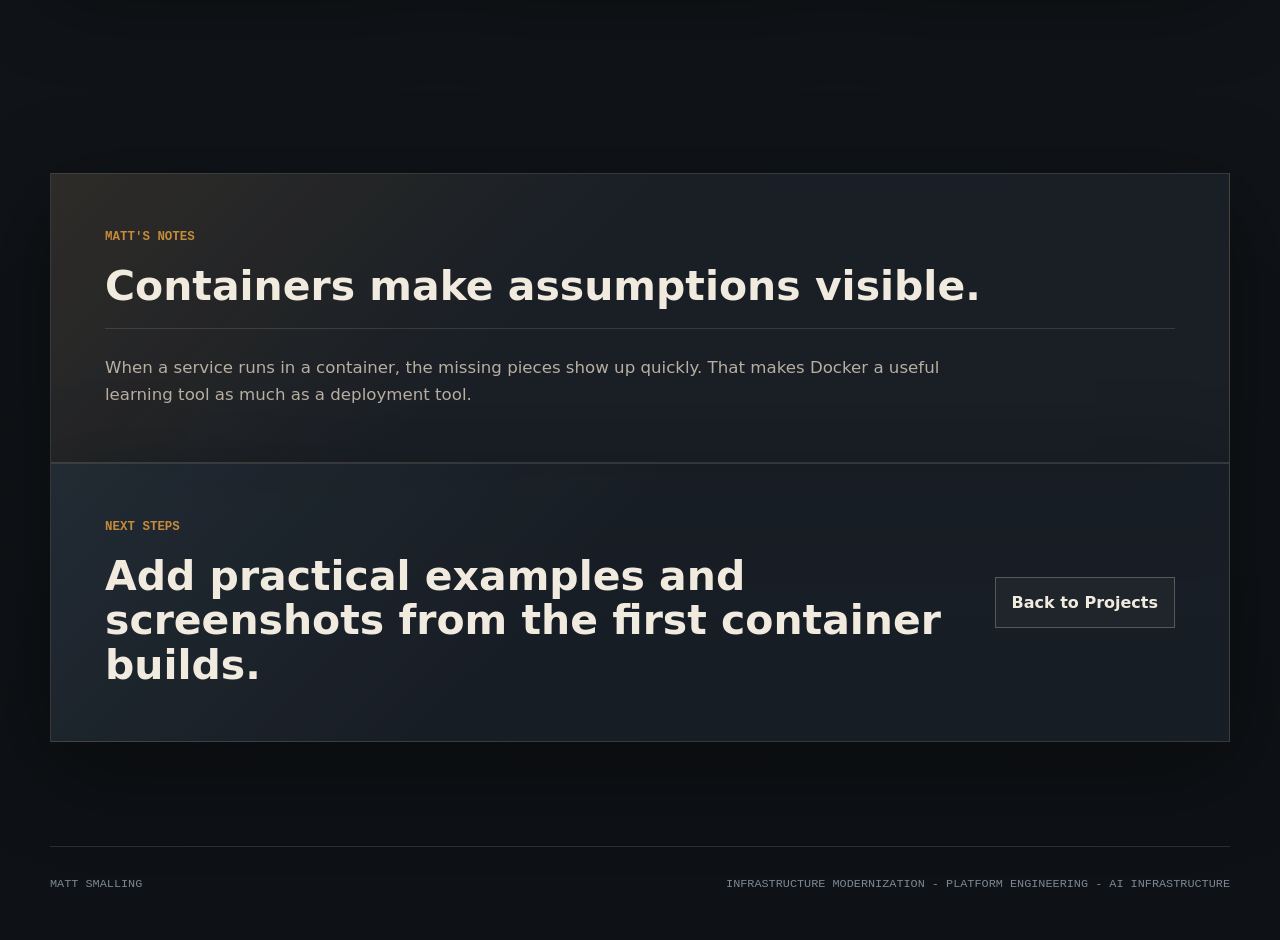
<file: projects/docker-container-learning.html>
<!DOCTYPE html>
<html lang="en">
  <head>
    <meta charset="UTF-8" />
    <meta name="viewport" content="width=device-width, initial-scale=1.0" />
    <meta name="description" content="Learning project placeholder for Docker and container fundamentals." />
    <title>Docker and Container Fundamentals | Matt Smalling</title>
    <link rel="stylesheet" href="../src/styles.css" />
  </head>
  <body>
    <div class="site-grid" aria-hidden="true"></div>
    <header class="site-header" data-header>
      <a class="brand" href="../index.html#home" aria-label="Matt Smalling home"><span class="brand-mark">MS</span><span><strong>Matt Smalling</strong><small>Infrastructure Modernization</small></span></a>
      <button class="nav-toggle" type="button" data-nav-toggle aria-label="Open navigation"><span></span><span></span></button>
      <nav class="site-nav" data-nav><a href="../index.html#about">About</a><a href="../index.html#mentorship">Mentorship</a><a href="../index.html#platform">Platform</a><a href="../index.html#lab">AI Lab</a><a href="../index.html#projects">Projects</a><a href="../index.html#contact">Contact</a></nav>
    </header>
    <main>
      <section class="section case-hero"><div class="case-hero-copy reveal"><p class="eyebrow">Learning Project - Containers</p><h1>Docker and Container Fundamentals</h1><p class="hero-lede">A working page for learning container basics, image lifecycle, service boundaries, and practical local platform reproducibility.</p><div class="hero-actions"><a class="button secondary" href="../index.html#projects">Back to Projects</a></div></div><div class="case-spec-panel reveal" aria-label="Project status"><div class="panel-topline"><span>Status</span><span class="status-dot">In Progress</span></div><ul><li><span>Focus</span><strong>Container fundamentals</strong></li><li><span>Tool</span><strong>Docker</strong></li><li><span>Output</span><strong>Reusable service notes</strong></li></ul></div></section>
      <section class="section"><div class="case-summary-grid"><article class="case-summary reveal"><span>Overview</span><p>This page will document Docker concepts, commands, images, volumes, networks, and lessons from running services locally.</p></article><article class="case-summary reveal"><span>Why This Matters</span><p>Containers help turn a working setup into something easier to rebuild, explain, and hand to another engineer.</p></article></div></section>
      <section class="section"><div class="case-detail-grid"><article class="case-detail reveal"><span>Learning</span><h3>What I'm Learning</h3><p>Images, containers, ports, volumes, compose files, logs, and the difference between a demo and an operable service.</p></article><article class="case-detail reveal"><span>Build</span><h3>What I Built / Am Building</h3><p>Small container exercises and notes for future platform and observability services.</p></article><article class="case-detail reveal"><span>Evidence</span><h3>Screenshots / Evidence</h3><p>Planned evidence for compose files, running container output, diagrams, and troubleshooting notes.</p></article></div></section>
      <section class="section"><div class="case-notes-callout reveal"><div class="case-notes-heading"><p class="eyebrow">Matt's Notes</p><h2>Containers make assumptions visible.</h2></div><div class="case-notes-copy"><p>When a service runs in a container, the missing pieces show up quickly. That makes Docker a useful learning tool as much as a deployment tool.</p></div></div><div class="case-next reveal"><div><p class="eyebrow">Next Steps</p><h2>Add practical examples and screenshots from the first container builds.</h2></div><a class="button secondary" href="../index.html#projects">Back to Projects</a></div></section>
    </main>
    <footer class="site-footer"><span>Matt Smalling</span><span>Infrastructure Modernization - Platform Engineering - AI Infrastructure</span></footer>
    <script src="../src/main.js"></script>
  </body>
</html>
</file>
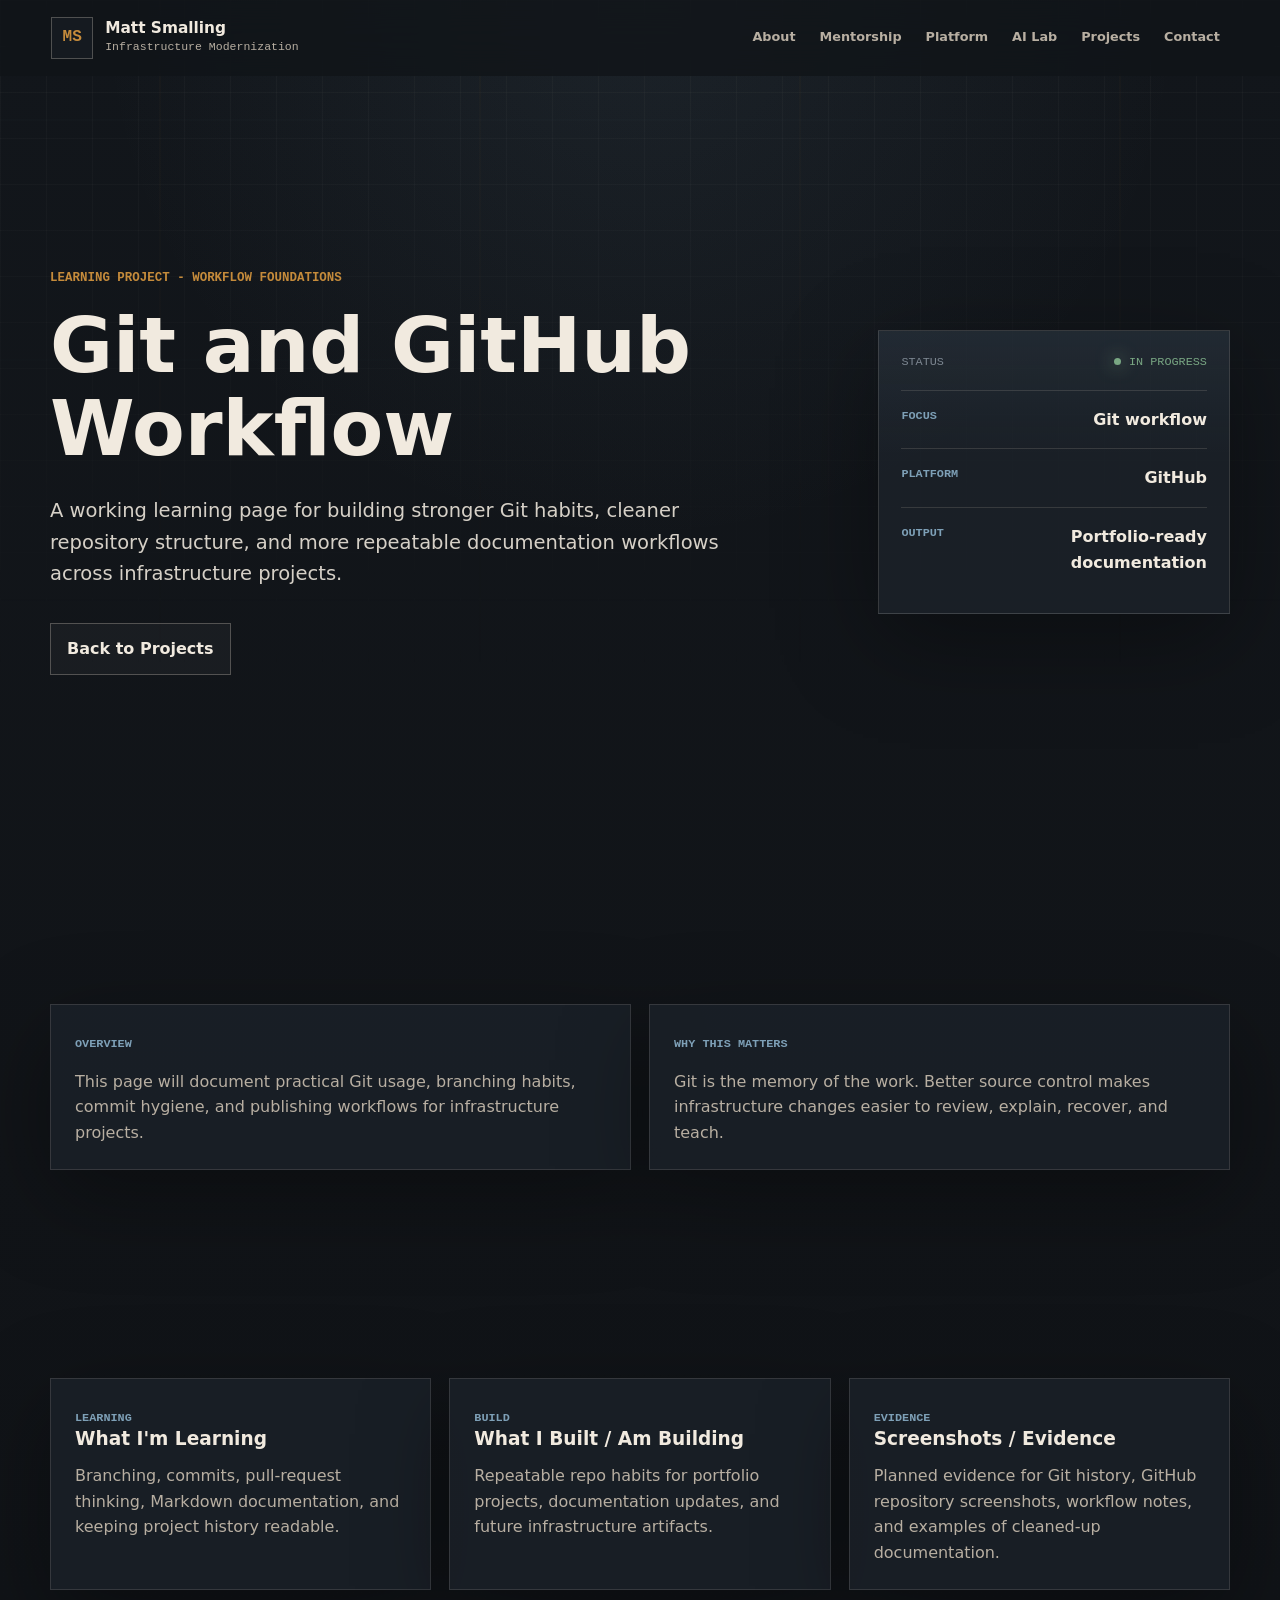
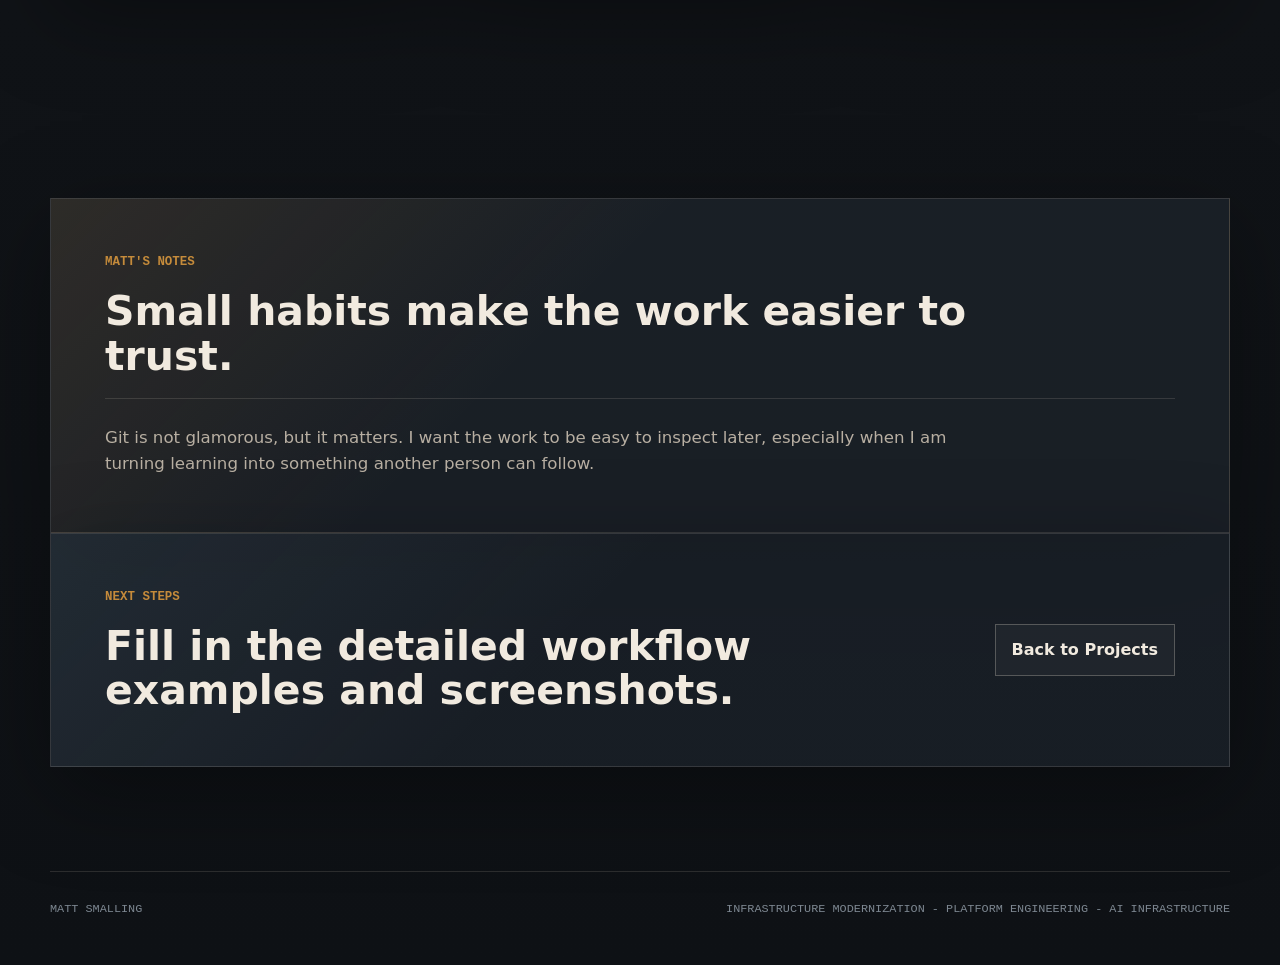
<file: projects/git-github-learning.html>
<!DOCTYPE html>
<html lang="en">
  <head>
    <meta charset="UTF-8" />
    <meta name="viewport" content="width=device-width, initial-scale=1.0" />
    <meta
      name="description"
      content="Learning project placeholder for Git and GitHub workflow practice, documentation, and infrastructure portfolio development."
    />
    <title>Git and GitHub Workflow | Matt Smalling</title>
    <link rel="stylesheet" href="../src/styles.css" />
  </head>
  <body>
    <div class="site-grid" aria-hidden="true"></div>
    <header class="site-header" data-header>
      <a class="brand" href="../index.html#home" aria-label="Matt Smalling home">
        <span class="brand-mark">MS</span>
        <span>
          <strong>Matt Smalling</strong>
          <small>Infrastructure Modernization</small>
        </span>
      </a>

      <button class="nav-toggle" type="button" data-nav-toggle aria-label="Open navigation">
        <span></span>
        <span></span>
      </button>

      <nav class="site-nav" data-nav>
        <a href="../index.html#about">About</a>
        <a href="../index.html#mentorship">Mentorship</a>
        <a href="../index.html#platform">Platform</a>
        <a href="../index.html#lab">AI Lab</a>
        <a href="../index.html#projects">Projects</a>
        <a href="../index.html#contact">Contact</a>
      </nav>
    </header>

    <main>
      <section class="section case-hero">
        <div class="case-hero-copy reveal">
          <p class="eyebrow">Learning Project - Workflow Foundations</p>
          <h1>Git and GitHub Workflow</h1>
          <p class="hero-lede">
            A working learning page for building stronger Git habits, cleaner repository structure, and more repeatable
            documentation workflows across infrastructure projects.
          </p>
          <div class="hero-actions">
            <a class="button secondary" href="../index.html#projects">Back to Projects</a>
          </div>
        </div>

        <div class="case-spec-panel reveal" aria-label="Project status">
          <div class="panel-topline">
            <span>Status</span>
            <span class="status-dot">In Progress</span>
          </div>
          <ul>
            <li><span>Focus</span><strong>Git workflow</strong></li>
            <li><span>Platform</span><strong>GitHub</strong></li>
            <li><span>Output</span><strong>Portfolio-ready documentation</strong></li>
          </ul>
        </div>
      </section>

      <section class="section">
        <div class="case-summary-grid">
          <article class="case-summary reveal"><span>Overview</span><p>This page will document practical Git usage, branching habits, commit hygiene, and publishing workflows for infrastructure projects.</p></article>
          <article class="case-summary reveal"><span>Why This Matters</span><p>Git is the memory of the work. Better source control makes infrastructure changes easier to review, explain, recover, and teach.</p></article>
        </div>
      </section>

      <section class="section">
        <div class="case-detail-grid">
          <article class="case-detail reveal"><span>Learning</span><h3>What I'm Learning</h3><p>Branching, commits, pull-request thinking, Markdown documentation, and keeping project history readable.</p></article>
          <article class="case-detail reveal"><span>Build</span><h3>What I Built / Am Building</h3><p>Repeatable repo habits for portfolio projects, documentation updates, and future infrastructure artifacts.</p></article>
          <article class="case-detail reveal"><span>Evidence</span><h3>Screenshots / Evidence</h3><p>Planned evidence for Git history, GitHub repository screenshots, workflow notes, and examples of cleaned-up documentation.</p></article>
        </div>
      </section>

      <section class="section">
        <div class="case-notes-callout reveal">
          <div class="case-notes-heading"><p class="eyebrow">Matt's Notes</p><h2>Small habits make the work easier to trust.</h2></div>
          <div class="case-notes-copy"><p>Git is not glamorous, but it matters. I want the work to be easy to inspect later, especially when I am turning learning into something another person can follow.</p></div>
        </div>
        <div class="case-next reveal">
          <div><p class="eyebrow">Next Steps</p><h2>Fill in the detailed workflow examples and screenshots.</h2></div>
          <a class="button secondary" href="../index.html#projects">Back to Projects</a>
        </div>
      </section>
    </main>

    <footer class="site-footer">
      <span>Matt Smalling</span>
      <span>Infrastructure Modernization - Platform Engineering - AI Infrastructure</span>
    </footer>

    <script src="../src/main.js"></script>
  </body>
</html>
</file>
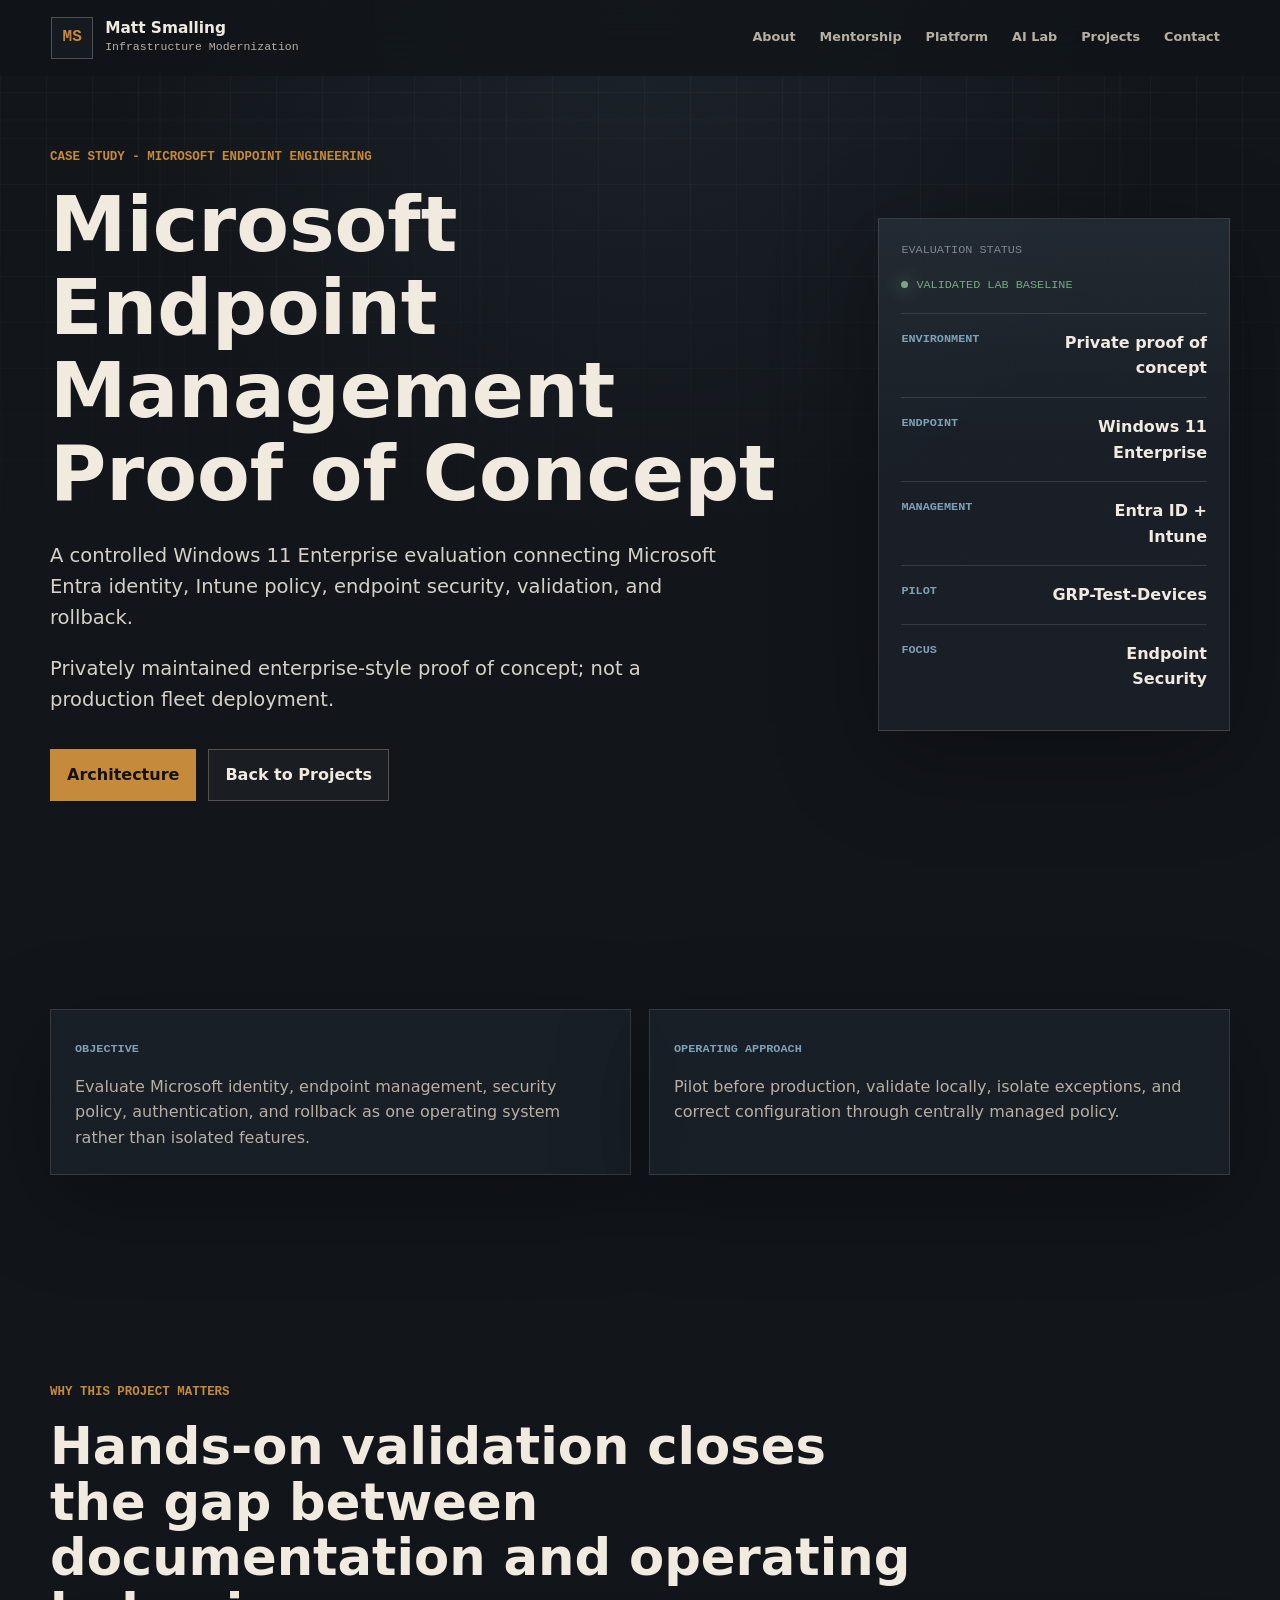
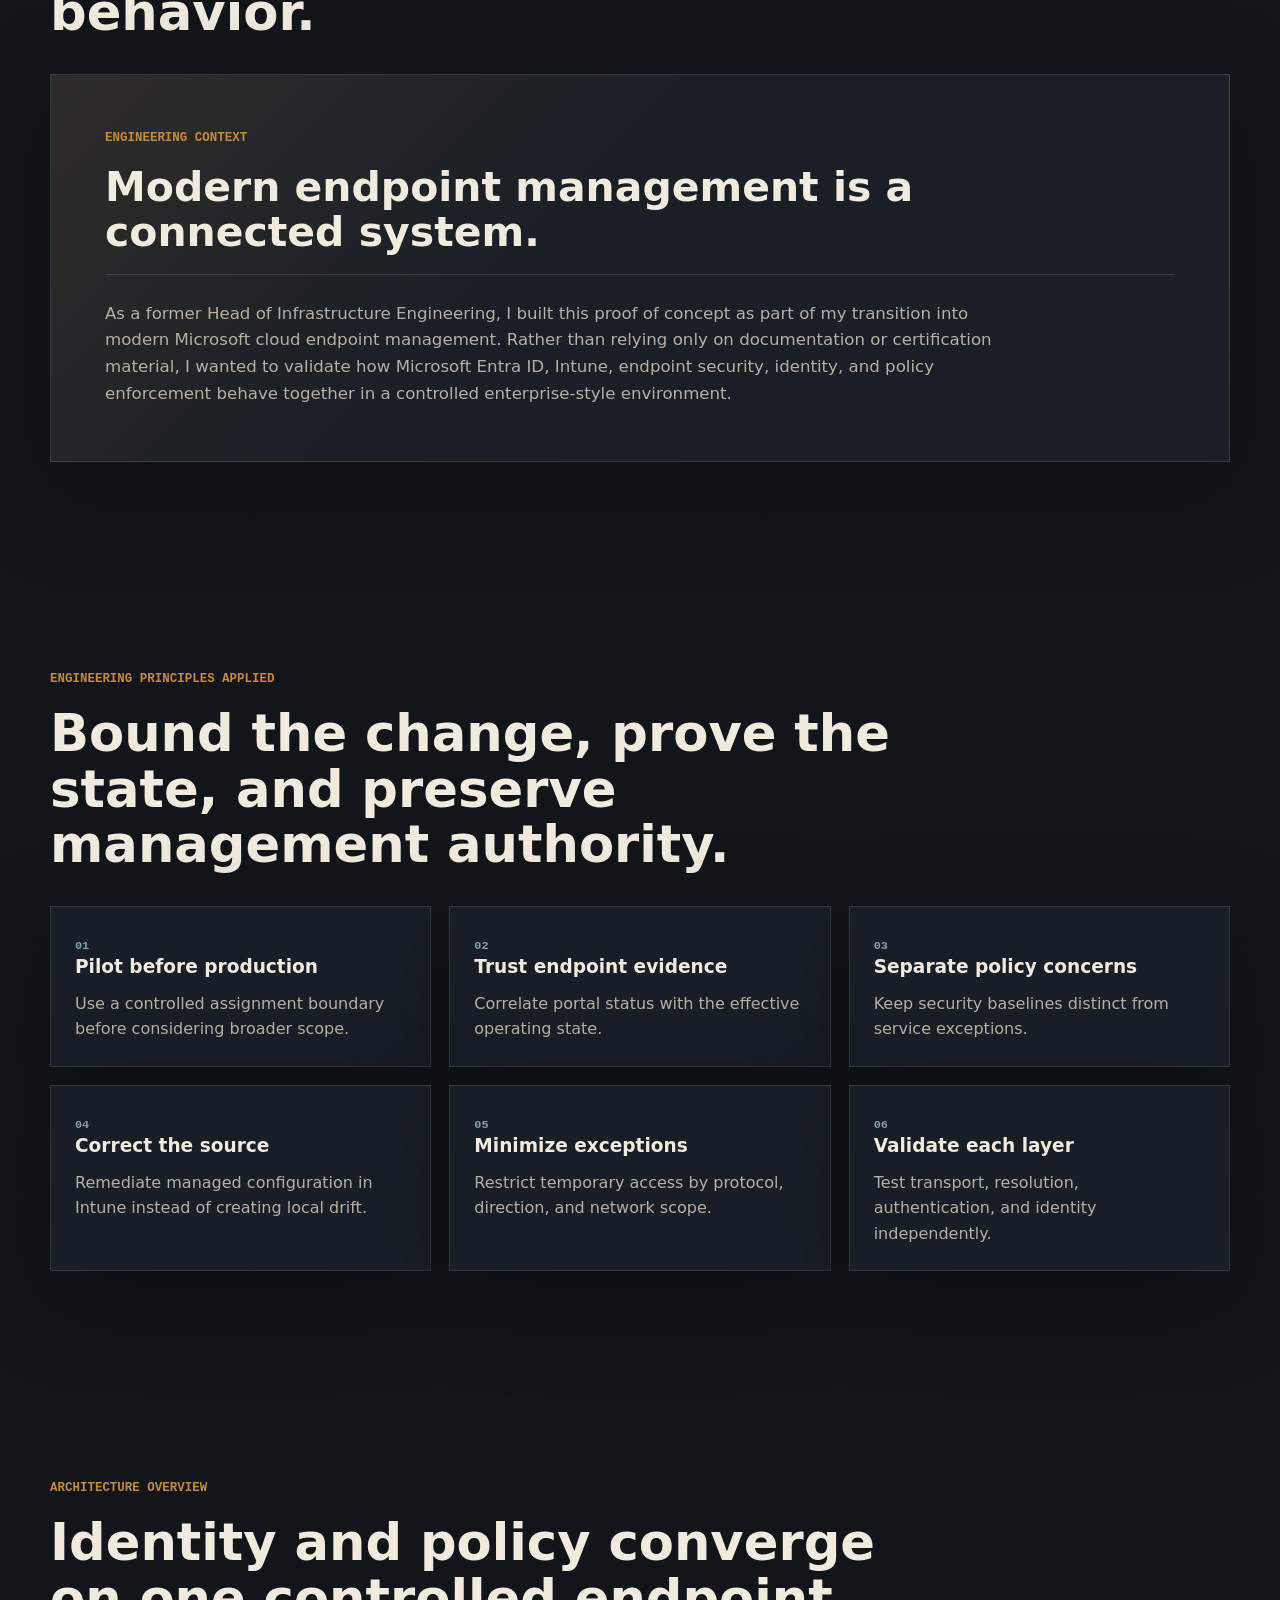
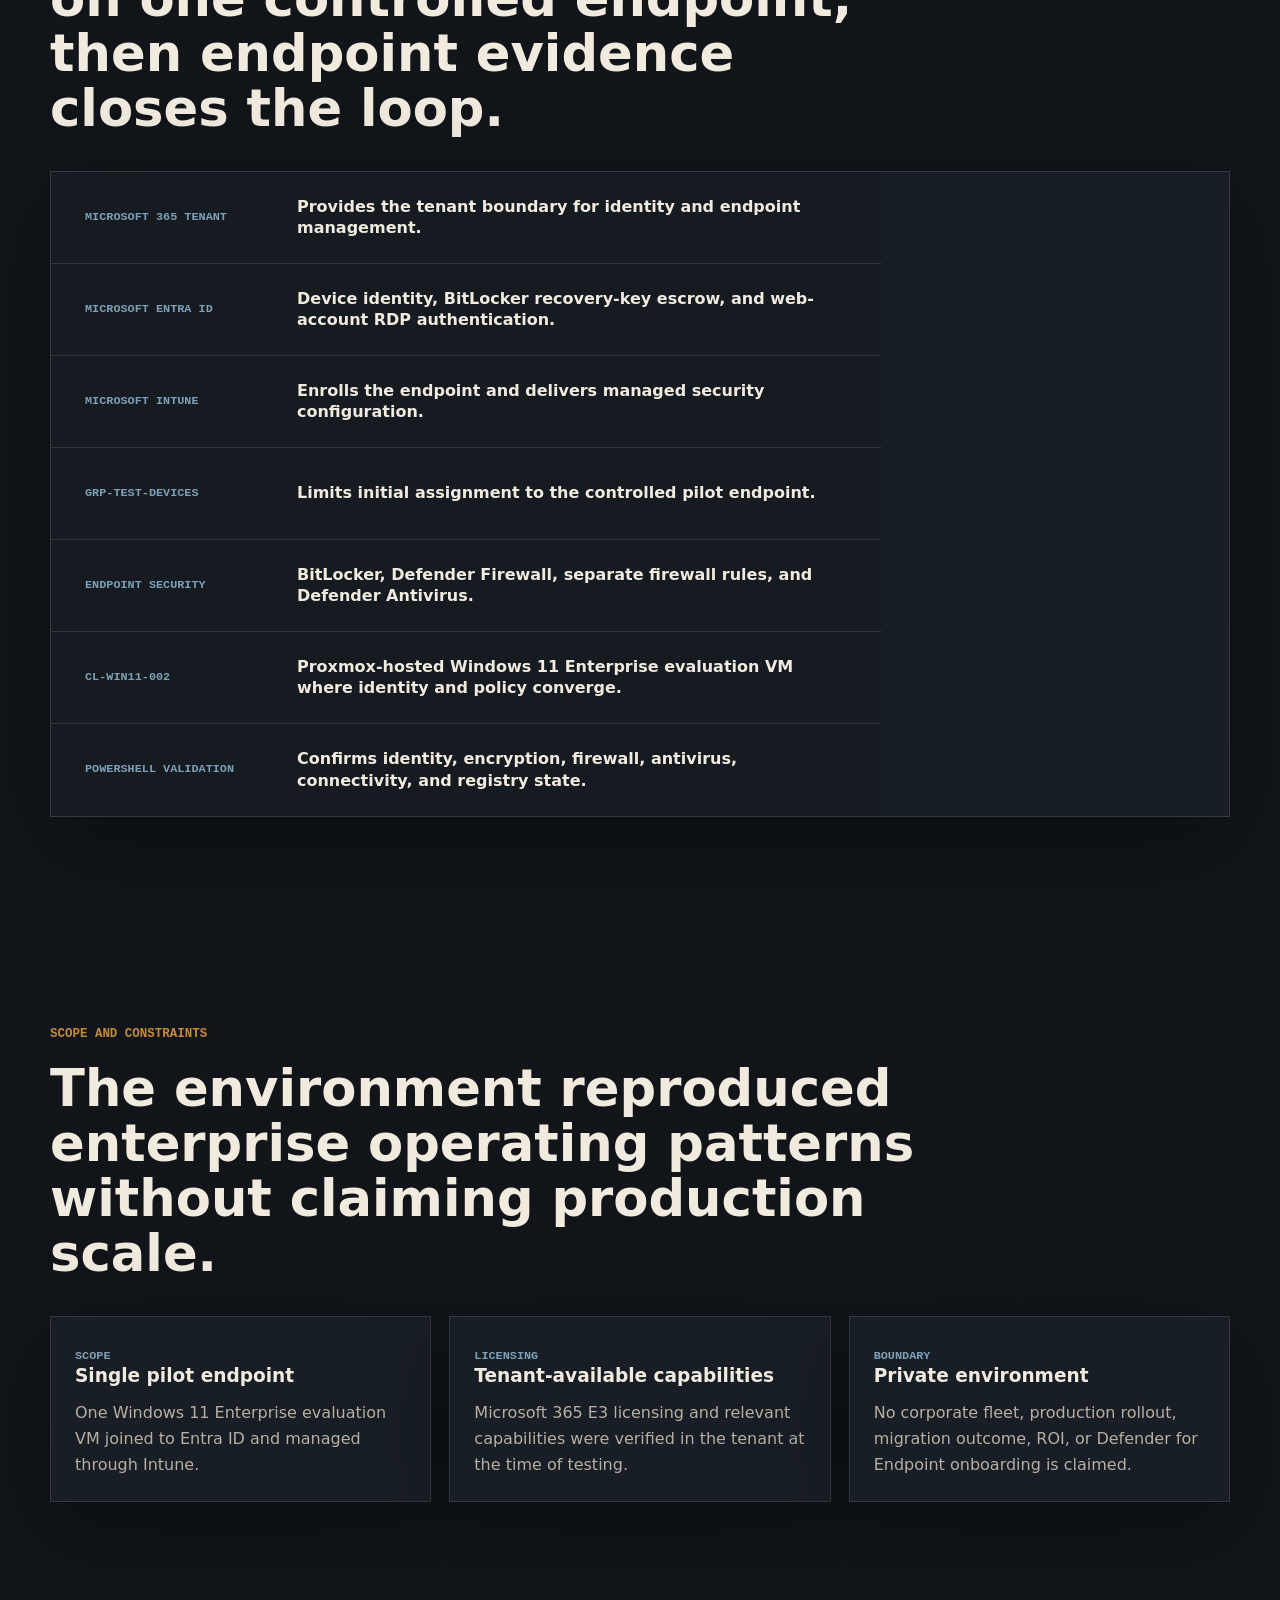
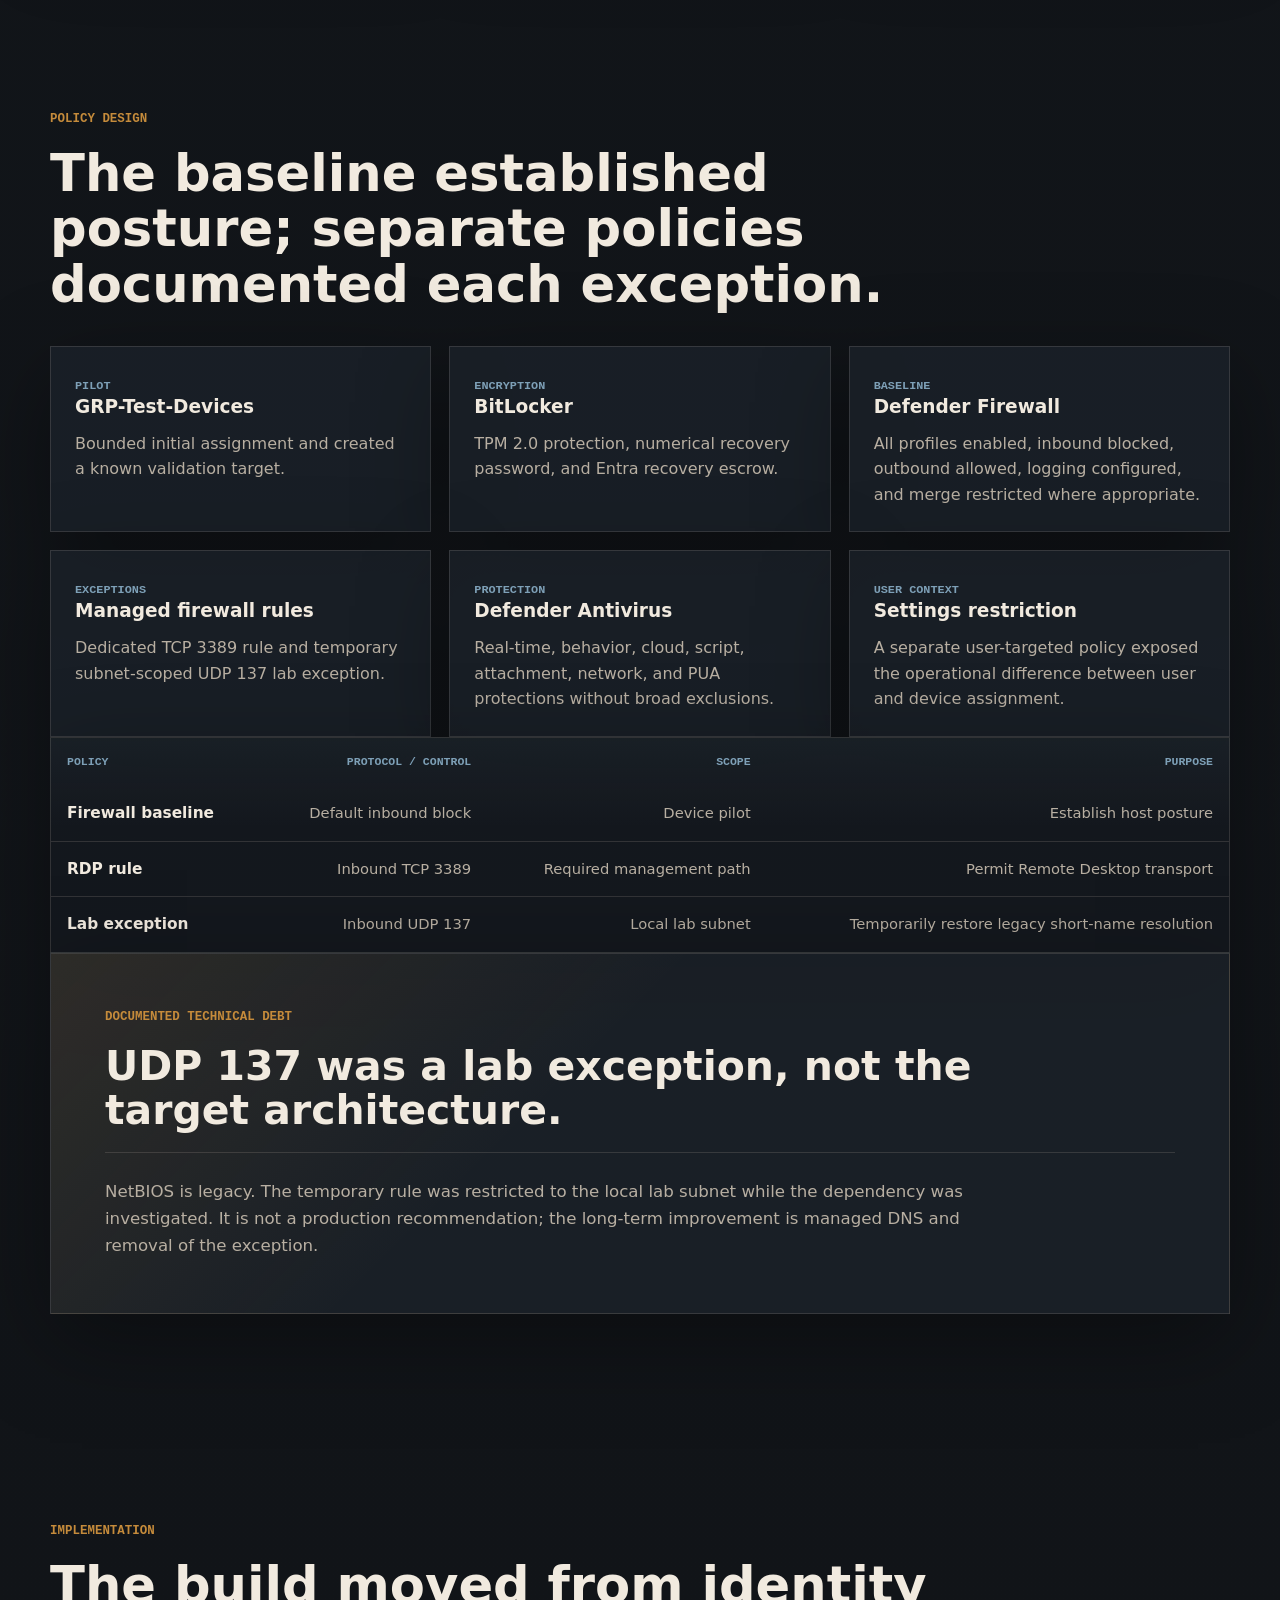
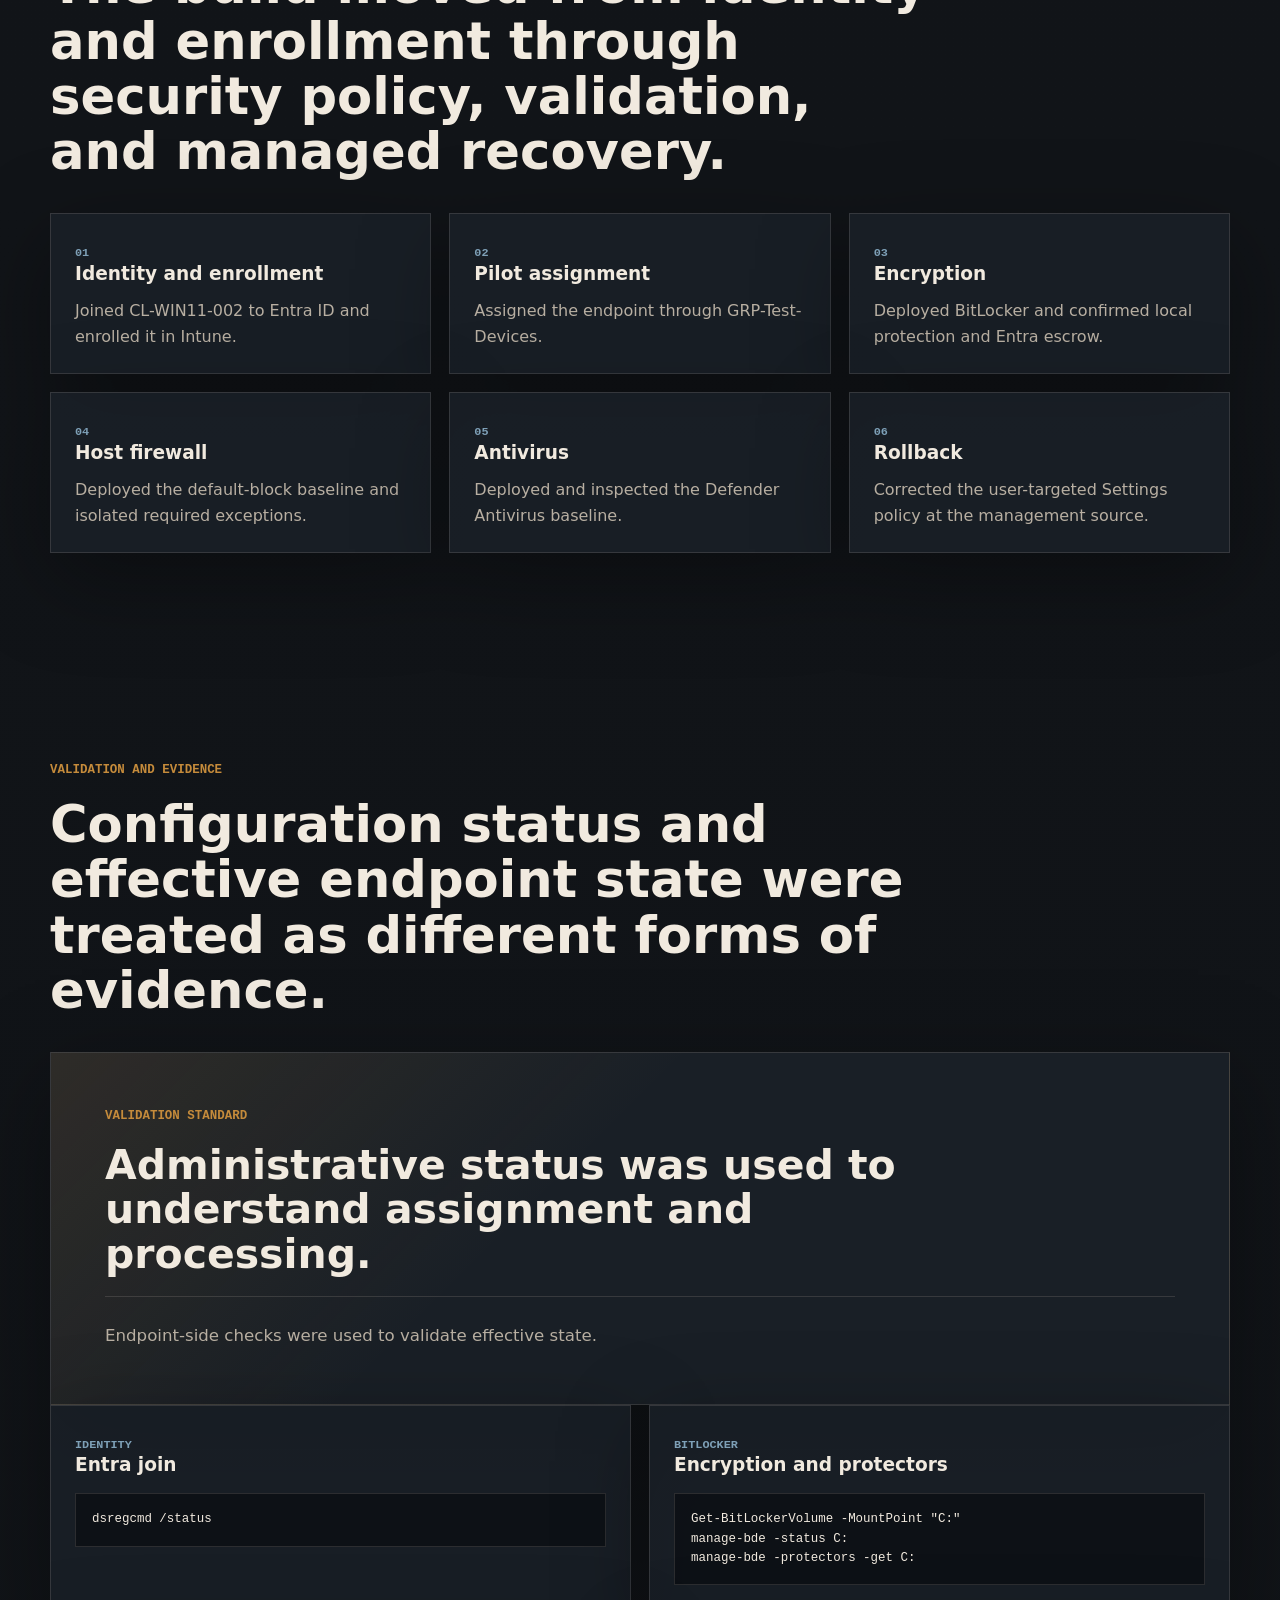
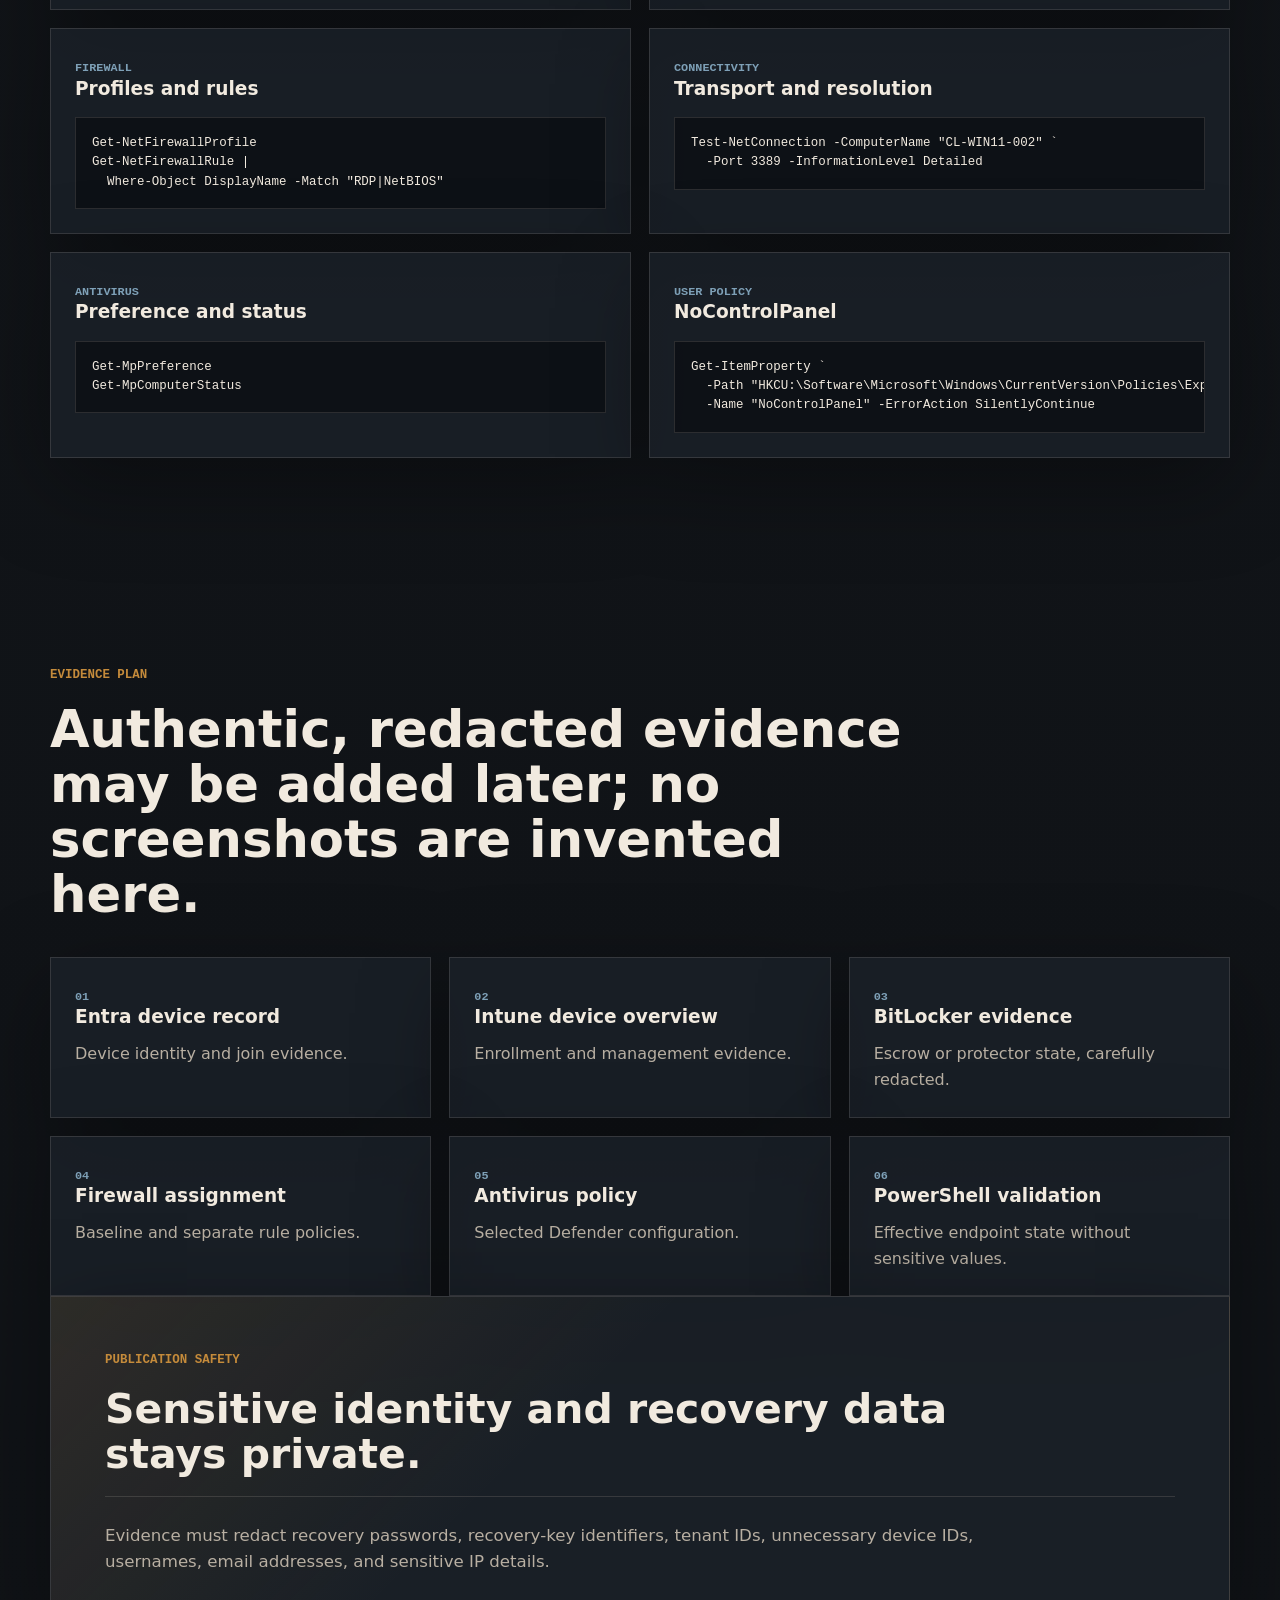
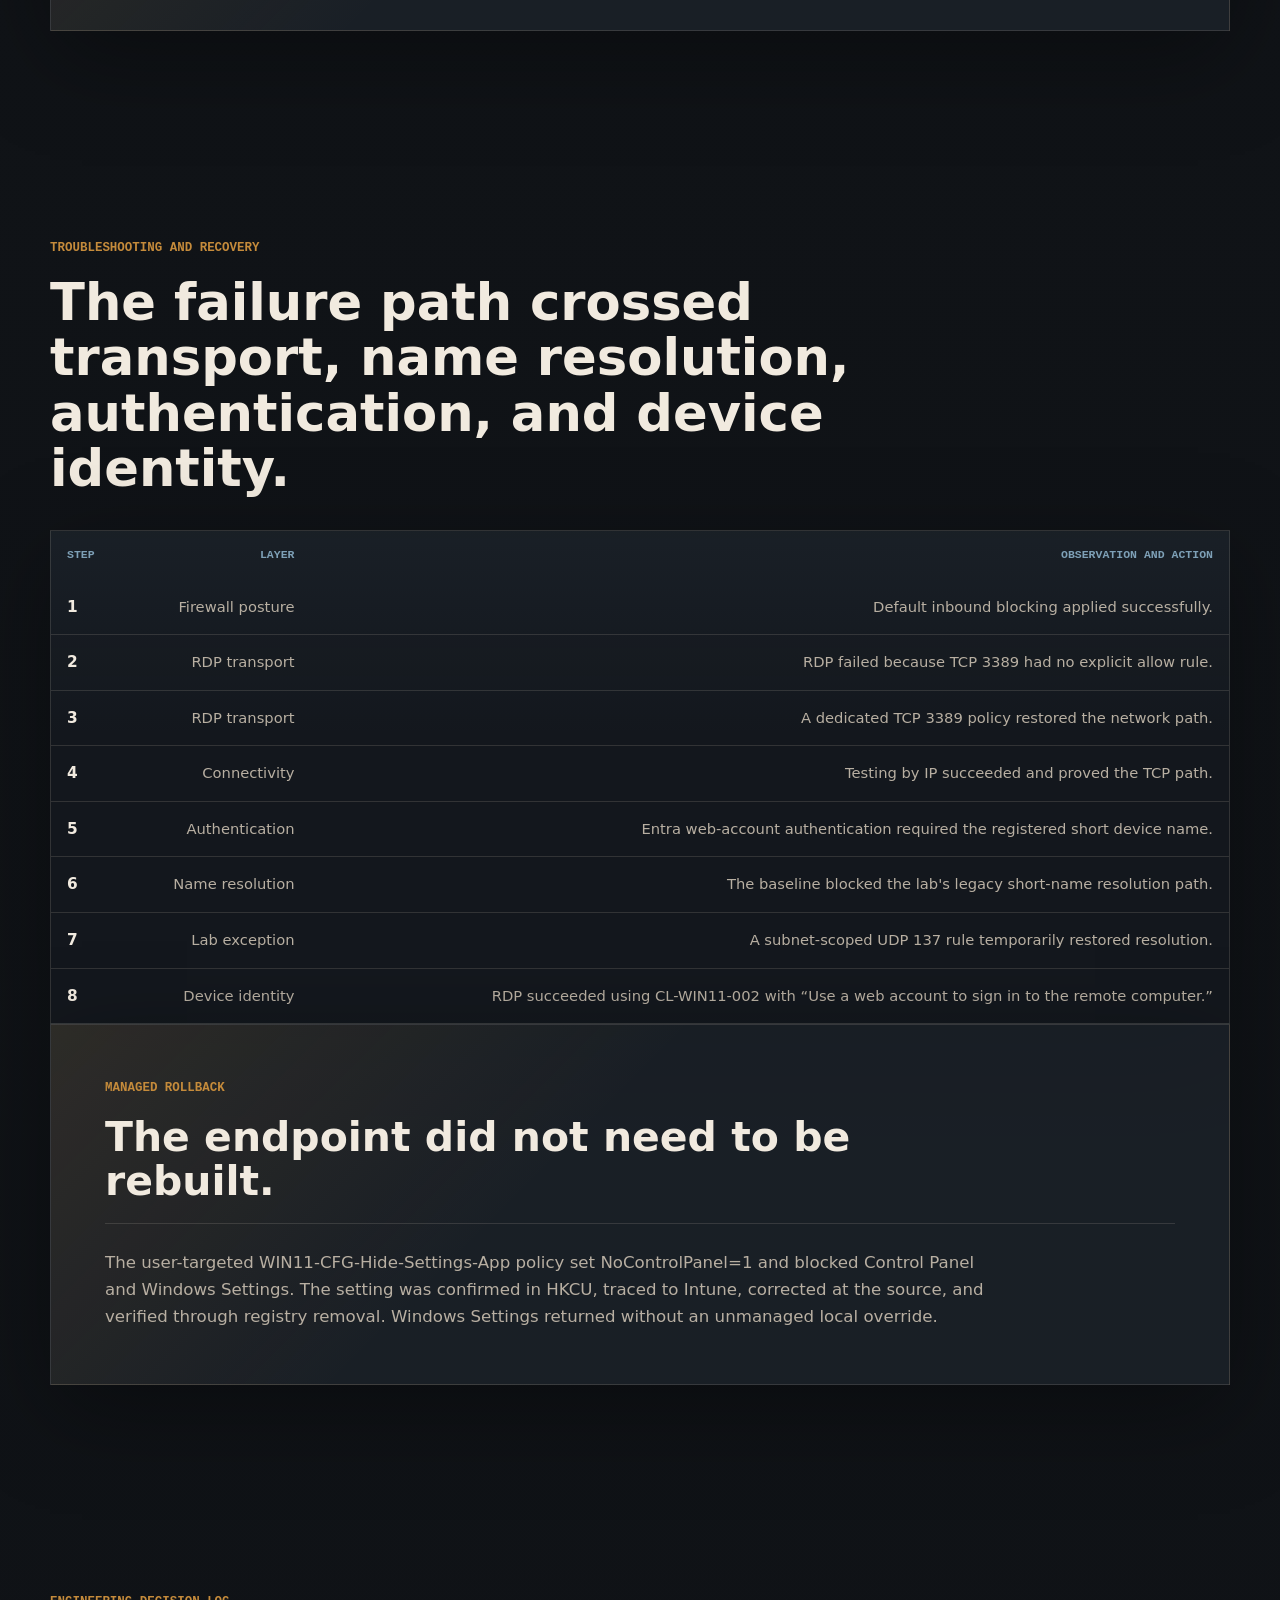
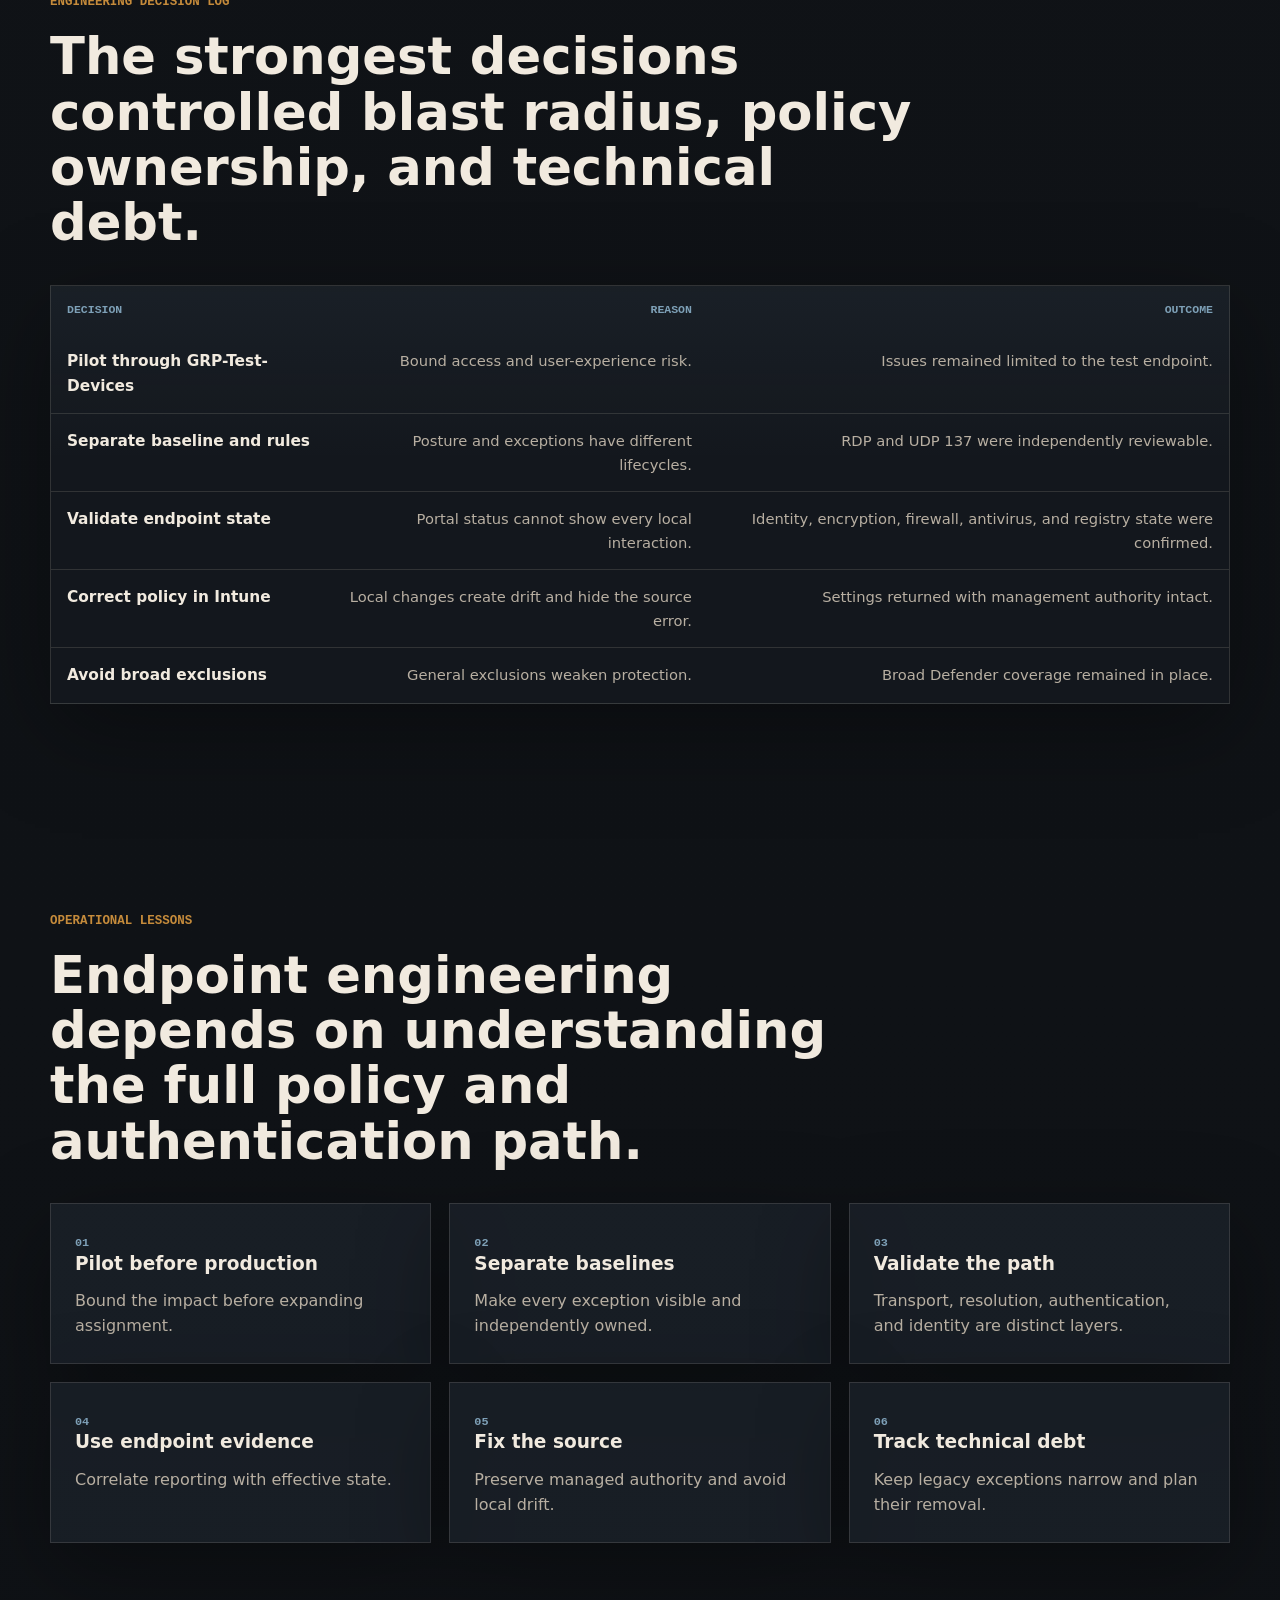
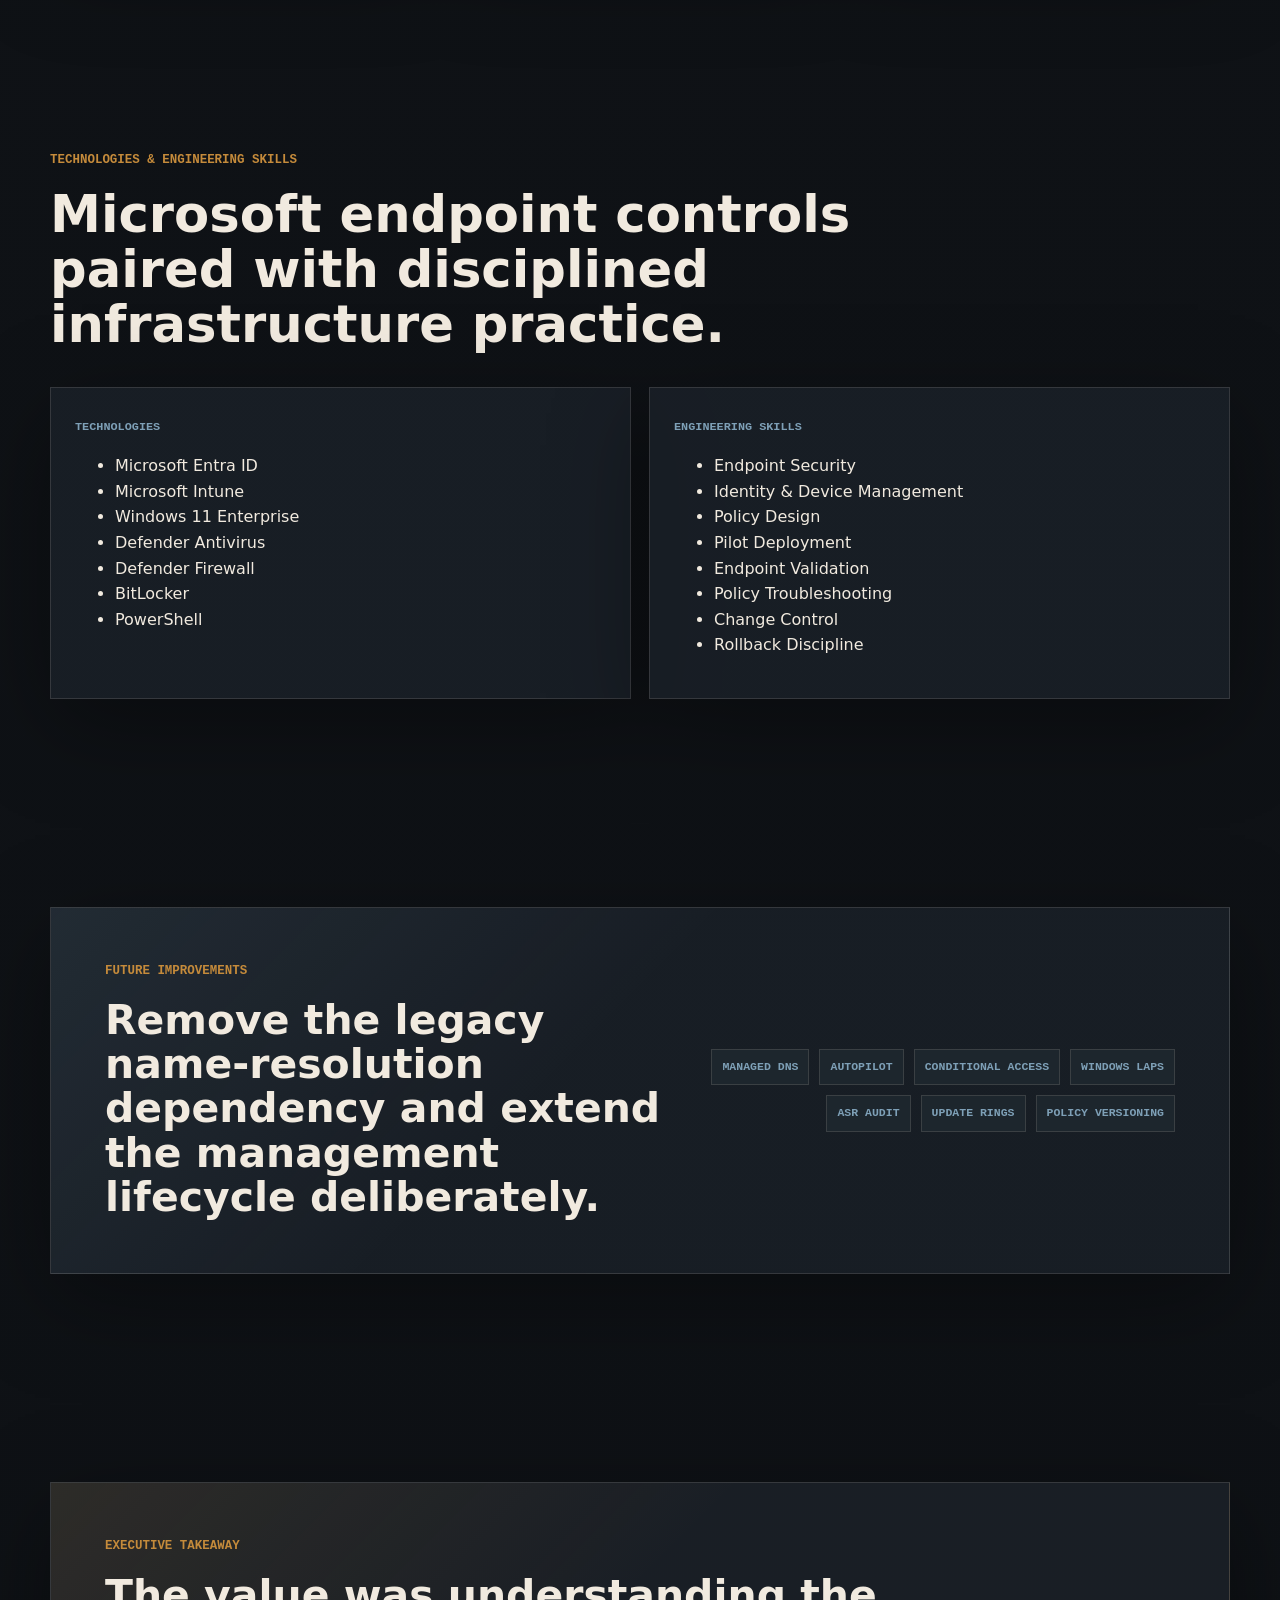
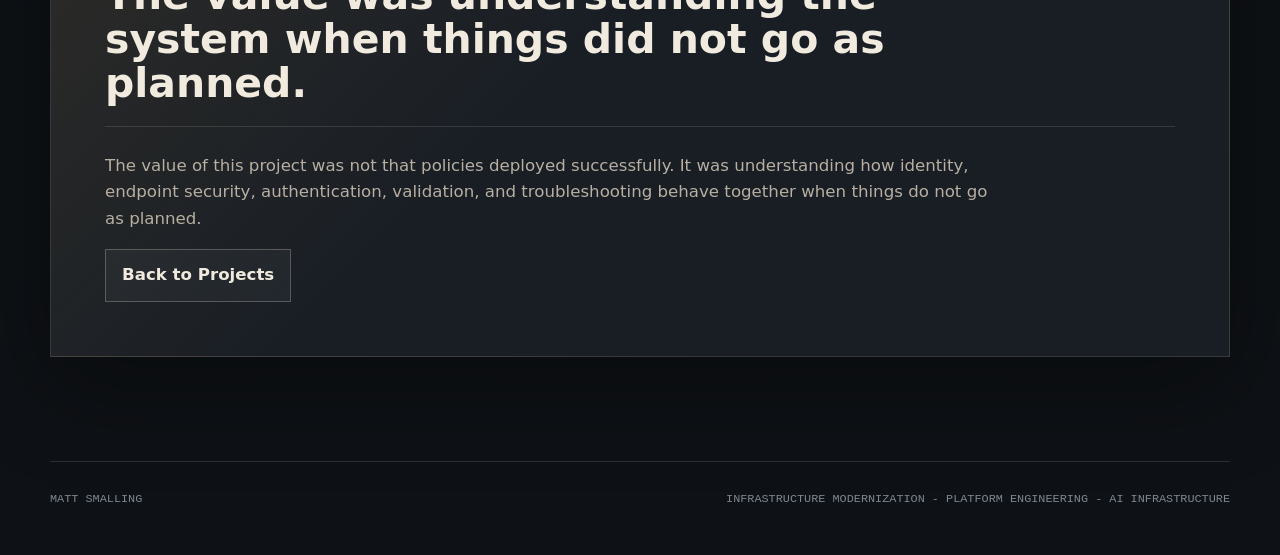
<file: projects/microsoft-endpoint-management-poc.html>
<!DOCTYPE html>
<html lang="en">
  <head>
    <meta charset="UTF-8" />
    <meta name="viewport" content="width=device-width, initial-scale=1.0" />
    <meta name="description" content="A Windows 11 Enterprise proof of concept evaluating Microsoft Entra join, Intune policy delivery, BitLocker, Microsoft Defender security controls, endpoint validation, and managed rollback." />
    <title>Microsoft Endpoint Management Proof of Concept | Matt Smalling</title>
    <link rel="stylesheet" href="../src/styles.css" />
  </head>
  <body>
    <div class="site-grid" aria-hidden="true"></div>
    <header class="site-header" data-header>
      <a class="brand" href="../index.html#home" aria-label="Matt Smalling home"><span class="brand-mark">MS</span><span><strong>Matt Smalling</strong><small>Infrastructure Modernization</small></span></a>
      <button class="nav-toggle" type="button" data-nav-toggle aria-label="Open navigation"><span></span><span></span></button>
      <nav class="site-nav" data-nav><a href="../index.html#about">About</a><a href="../index.html#mentorship">Mentorship</a><a href="../index.html#platform">Platform</a><a href="../index.html#lab">AI Lab</a><a href="../index.html#projects">Projects</a><a href="../index.html#contact">Contact</a></nav>
    </header>
    <main>
      <section class="section case-hero">
        <div class="case-hero-copy reveal">
          <p class="eyebrow">Case Study - Microsoft Endpoint Engineering</p>
          <h1>Microsoft Endpoint Management Proof of Concept</h1>
          <p class="hero-lede">A controlled Windows 11 Enterprise evaluation connecting Microsoft Entra identity, Intune policy, endpoint security, validation, and rollback.</p>
          <p class="hero-lede">Privately maintained enterprise-style proof of concept; not a production fleet deployment.</p>
          <div class="hero-actions"><a class="button primary" href="#architecture">Architecture</a><a class="button secondary" href="../index.html#projects">Back to Projects</a></div>
        </div>
        <div class="case-spec-panel reveal" aria-label="Endpoint management proof of concept baseline">
          <div class="panel-topline"><span>Evaluation Status</span><span class="status-dot">Validated Lab Baseline</span></div>
          <ul><li><span>Environment</span><strong>Private proof of concept</strong></li><li><span>Endpoint</span><strong>Windows 11 Enterprise</strong></li><li><span>Management</span><strong>Entra ID + Intune</strong></li><li><span>Pilot</span><strong>GRP-Test-Devices</strong></li><li><span>Focus</span><strong>Endpoint Security</strong></li></ul>
        </div>
      </section>

      <section class="section"><div class="case-summary-grid"><article class="case-summary reveal"><span>Objective</span><p>Evaluate Microsoft identity, endpoint management, security policy, authentication, and rollback as one operating system rather than isolated features.</p></article><article class="case-summary reveal"><span>Operating Approach</span><p>Pilot before production, validate locally, isolate exceptions, and correct configuration through centrally managed policy.</p></article></div></section>

      <section class="section case-overview">
        <div class="section-heading reveal"><p class="eyebrow">Why This Project Matters</p><h2>Hands-on validation closes the gap between documentation and operating behavior.</h2></div>
        <div class="case-notes-callout reveal"><div class="case-notes-heading"><p class="eyebrow">Engineering Context</p><h2>Modern endpoint management is a connected system.</h2></div><div class="case-notes-copy"><p>As a former Head of Infrastructure Engineering, I built this proof of concept as part of my transition into modern Microsoft cloud endpoint management. Rather than relying only on documentation or certification material, I wanted to validate how Microsoft Entra ID, Intune, endpoint security, identity, and policy enforcement behave together in a controlled enterprise-style environment.</p></div></div>
      </section>

      <section class="section">
        <div class="section-heading reveal"><p class="eyebrow">Engineering Principles Applied</p><h2>Bound the change, prove the state, and preserve management authority.</h2></div>
        <div class="case-detail-grid">
          <article class="case-detail reveal"><span>01</span><h3>Pilot before production</h3><p>Use a controlled assignment boundary before considering broader scope.</p></article>
          <article class="case-detail reveal"><span>02</span><h3>Trust endpoint evidence</h3><p>Correlate portal status with the effective operating state.</p></article>
          <article class="case-detail reveal"><span>03</span><h3>Separate policy concerns</h3><p>Keep security baselines distinct from service exceptions.</p></article>
          <article class="case-detail reveal"><span>04</span><h3>Correct the source</h3><p>Remediate managed configuration in Intune instead of creating local drift.</p></article>
          <article class="case-detail reveal"><span>05</span><h3>Minimize exceptions</h3><p>Restrict temporary access by protocol, direction, and network scope.</p></article>
          <article class="case-detail reveal"><span>06</span><h3>Validate each layer</h3><p>Test transport, resolution, authentication, and identity independently.</p></article>
        </div>
      </section>

      <section class="section" id="architecture">
        <div class="section-heading reveal"><p class="eyebrow">Architecture Overview</p><h2>Identity and policy converge on one controlled endpoint, then endpoint evidence closes the loop.</h2></div>
        <div class="case-architecture reveal"><div class="case-layer-map">
          <article><span>Microsoft 365 Tenant</span><strong>Provides the tenant boundary for identity and endpoint management.</strong></article>
          <article><span>Microsoft Entra ID</span><strong>Device identity, BitLocker recovery-key escrow, and web-account RDP authentication.</strong></article>
          <article><span>Microsoft Intune</span><strong>Enrolls the endpoint and delivers managed security configuration.</strong></article>
          <article><span>GRP-Test-Devices</span><strong>Limits initial assignment to the controlled pilot endpoint.</strong></article>
          <article><span>Endpoint Security</span><strong>BitLocker, Defender Firewall, separate firewall rules, and Defender Antivirus.</strong></article>
          <article><span>CL-WIN11-002</span><strong>Proxmox-hosted Windows 11 Enterprise evaluation VM where identity and policy converge.</strong></article>
          <article><span>PowerShell Validation</span><strong>Confirms identity, encryption, firewall, antivirus, connectivity, and registry state.</strong></article>
        </div></div>
      </section>

      <section class="section">
        <div class="section-heading reveal"><p class="eyebrow">Scope and Constraints</p><h2>The environment reproduced enterprise operating patterns without claiming production scale.</h2></div>
        <div class="case-detail-grid"><article class="case-detail reveal"><span>Scope</span><h3>Single pilot endpoint</h3><p>One Windows 11 Enterprise evaluation VM joined to Entra ID and managed through Intune.</p></article><article class="case-detail reveal"><span>Licensing</span><h3>Tenant-available capabilities</h3><p>Microsoft 365 E3 licensing and relevant capabilities were verified in the tenant at the time of testing.</p></article><article class="case-detail reveal"><span>Boundary</span><h3>Private environment</h3><p>No corporate fleet, production rollout, migration outcome, ROI, or Defender for Endpoint onboarding is claimed.</p></article></div>
      </section>

      <section class="section">
        <div class="section-heading reveal"><p class="eyebrow">Policy Design</p><h2>The baseline established posture; separate policies documented each exception.</h2></div>
        <div class="case-detail-grid">
          <article class="case-detail reveal"><span>Pilot</span><h3>GRP-Test-Devices</h3><p>Bounded initial assignment and created a known validation target.</p></article>
          <article class="case-detail reveal"><span>Encryption</span><h3>BitLocker</h3><p>TPM 2.0 protection, numerical recovery password, and Entra recovery escrow.</p></article>
          <article class="case-detail reveal"><span>Baseline</span><h3>Defender Firewall</h3><p>All profiles enabled, inbound blocked, outbound allowed, logging configured, and merge restricted where appropriate.</p></article>
          <article class="case-detail reveal"><span>Exceptions</span><h3>Managed firewall rules</h3><p>Dedicated TCP 3389 rule and temporary subnet-scoped UDP 137 lab exception.</p></article>
          <article class="case-detail reveal"><span>Protection</span><h3>Defender Antivirus</h3><p>Real-time, behavior, cloud, script, attachment, network, and PUA protections without broad exclusions.</p></article>
          <article class="case-detail reveal"><span>User Context</span><h3>Settings restriction</h3><p>A separate user-targeted policy exposed the operational difference between user and device assignment.</p></article>
        </div>
        <div class="case-table-panel reveal"><table class="case-benchmark-table"><thead><tr><th scope="col">Policy</th><th scope="col">Protocol / Control</th><th scope="col">Scope</th><th scope="col">Purpose</th></tr></thead><tbody><tr><th scope="row">Firewall baseline</th><td>Default inbound block</td><td>Device pilot</td><td>Establish host posture</td></tr><tr><th scope="row">RDP rule</th><td>Inbound TCP 3389</td><td>Required management path</td><td>Permit Remote Desktop transport</td></tr><tr><th scope="row">Lab exception</th><td>Inbound UDP 137</td><td>Local lab subnet</td><td>Temporarily restore legacy short-name resolution</td></tr></tbody></table></div>
        <div class="case-notes-callout reveal"><div class="case-notes-heading"><p class="eyebrow">Documented Technical Debt</p><h2>UDP 137 was a lab exception, not the target architecture.</h2></div><div class="case-notes-copy"><p>NetBIOS is legacy. The temporary rule was restricted to the local lab subnet while the dependency was investigated. It is not a production recommendation; the long-term improvement is managed DNS and removal of the exception.</p></div></div>
      </section>

      <section class="section">
        <div class="section-heading reveal"><p class="eyebrow">Implementation</p><h2>The build moved from identity and enrollment through security policy, validation, and managed recovery.</h2></div>
        <div class="case-detail-grid"><article class="case-detail reveal"><span>01</span><h3>Identity and enrollment</h3><p>Joined CL-WIN11-002 to Entra ID and enrolled it in Intune.</p></article><article class="case-detail reveal"><span>02</span><h3>Pilot assignment</h3><p>Assigned the endpoint through GRP-Test-Devices.</p></article><article class="case-detail reveal"><span>03</span><h3>Encryption</h3><p>Deployed BitLocker and confirmed local protection and Entra escrow.</p></article><article class="case-detail reveal"><span>04</span><h3>Host firewall</h3><p>Deployed the default-block baseline and isolated required exceptions.</p></article><article class="case-detail reveal"><span>05</span><h3>Antivirus</h3><p>Deployed and inspected the Defender Antivirus baseline.</p></article><article class="case-detail reveal"><span>06</span><h3>Rollback</h3><p>Corrected the user-targeted Settings policy at the management source.</p></article></div>
      </section>

      <section class="section" id="validation">
        <div class="section-heading reveal"><p class="eyebrow">Validation and Evidence</p><h2>Configuration status and effective endpoint state were treated as different forms of evidence.</h2></div>
        <div class="case-notes-callout reveal"><div class="case-notes-heading"><p class="eyebrow">Validation Standard</p><h2>Administrative status was used to understand assignment and processing.</h2></div><div class="case-notes-copy"><p>Endpoint-side checks were used to validate effective state.</p></div></div>
        <div class="case-implementation-grid">
          <article class="case-detail reveal"><span>Identity</span><h3>Entra join</h3><pre class="case-code-block"><code>dsregcmd /status</code></pre></article>
          <article class="case-detail reveal"><span>BitLocker</span><h3>Encryption and protectors</h3><pre class="case-code-block"><code>Get-BitLockerVolume -MountPoint "C:"
manage-bde -status C:
manage-bde -protectors -get C:</code></pre></article>
          <article class="case-detail reveal"><span>Firewall</span><h3>Profiles and rules</h3><pre class="case-code-block"><code>Get-NetFirewallProfile
Get-NetFirewallRule |
  Where-Object DisplayName -Match "RDP|NetBIOS"</code></pre></article>
          <article class="case-detail reveal"><span>Connectivity</span><h3>Transport and resolution</h3><pre class="case-code-block"><code>Test-NetConnection -ComputerName "CL-WIN11-002" `
  -Port 3389 -InformationLevel Detailed</code></pre></article>
          <article class="case-detail reveal"><span>Antivirus</span><h3>Preference and status</h3><pre class="case-code-block"><code>Get-MpPreference
Get-MpComputerStatus</code></pre></article>
          <article class="case-detail reveal"><span>User Policy</span><h3>NoControlPanel</h3><pre class="case-code-block"><code>Get-ItemProperty `
  -Path "HKCU:\Software\Microsoft\Windows\CurrentVersion\Policies\Explorer" `
  -Name "NoControlPanel" -ErrorAction SilentlyContinue</code></pre></article>
        </div>
      </section>

      <section class="section">
        <div class="section-heading reveal"><p class="eyebrow">Evidence Plan</p><h2>Authentic, redacted evidence may be added later; no screenshots are invented here.</h2></div>
        <div class="case-detail-grid"><article class="case-detail reveal"><span>01</span><h3>Entra device record</h3><p>Device identity and join evidence.</p></article><article class="case-detail reveal"><span>02</span><h3>Intune device overview</h3><p>Enrollment and management evidence.</p></article><article class="case-detail reveal"><span>03</span><h3>BitLocker evidence</h3><p>Escrow or protector state, carefully redacted.</p></article><article class="case-detail reveal"><span>04</span><h3>Firewall assignment</h3><p>Baseline and separate rule policies.</p></article><article class="case-detail reveal"><span>05</span><h3>Antivirus policy</h3><p>Selected Defender configuration.</p></article><article class="case-detail reveal"><span>06</span><h3>PowerShell validation</h3><p>Effective endpoint state without sensitive values.</p></article></div>
        <div class="case-notes-callout reveal"><div class="case-notes-heading"><p class="eyebrow">Publication Safety</p><h2>Sensitive identity and recovery data stays private.</h2></div><div class="case-notes-copy"><p>Evidence must redact recovery passwords, recovery-key identifiers, tenant IDs, unnecessary device IDs, usernames, email addresses, and sensitive IP details.</p></div></div>
      </section>

      <section class="section">
        <div class="section-heading reveal"><p class="eyebrow">Troubleshooting and Recovery</p><h2>The failure path crossed transport, name resolution, authentication, and device identity.</h2></div>
        <div class="case-table-panel reveal"><table class="case-benchmark-table"><thead><tr><th scope="col">Step</th><th scope="col">Layer</th><th scope="col">Observation and action</th></tr></thead><tbody><tr><th scope="row">1</th><td>Firewall posture</td><td>Default inbound blocking applied successfully.</td></tr><tr><th scope="row">2</th><td>RDP transport</td><td>RDP failed because TCP 3389 had no explicit allow rule.</td></tr><tr><th scope="row">3</th><td>RDP transport</td><td>A dedicated TCP 3389 policy restored the network path.</td></tr><tr><th scope="row">4</th><td>Connectivity</td><td>Testing by IP succeeded and proved the TCP path.</td></tr><tr><th scope="row">5</th><td>Authentication</td><td>Entra web-account authentication required the registered short device name.</td></tr><tr><th scope="row">6</th><td>Name resolution</td><td>The baseline blocked the lab's legacy short-name resolution path.</td></tr><tr><th scope="row">7</th><td>Lab exception</td><td>A subnet-scoped UDP 137 rule temporarily restored resolution.</td></tr><tr><th scope="row">8</th><td>Device identity</td><td>RDP succeeded using CL-WIN11-002 with “Use a web account to sign in to the remote computer.”</td></tr></tbody></table></div>
        <div class="case-notes-callout reveal"><div class="case-notes-heading"><p class="eyebrow">Managed Rollback</p><h2>The endpoint did not need to be rebuilt.</h2></div><div class="case-notes-copy"><p>The user-targeted WIN11-CFG-Hide-Settings-App policy set NoControlPanel=1 and blocked Control Panel and Windows Settings. The setting was confirmed in HKCU, traced to Intune, corrected at the source, and verified through registry removal. Windows Settings returned without an unmanaged local override.</p></div></div>
      </section>

      <section class="section">
        <div class="section-heading reveal"><p class="eyebrow">Engineering Decision Log</p><h2>The strongest decisions controlled blast radius, policy ownership, and technical debt.</h2></div>
        <div class="case-table-panel reveal"><table class="case-benchmark-table"><thead><tr><th scope="col">Decision</th><th scope="col">Reason</th><th scope="col">Outcome</th></tr></thead><tbody><tr><th scope="row">Pilot through GRP-Test-Devices</th><td>Bound access and user-experience risk.</td><td>Issues remained limited to the test endpoint.</td></tr><tr><th scope="row">Separate baseline and rules</th><td>Posture and exceptions have different lifecycles.</td><td>RDP and UDP 137 were independently reviewable.</td></tr><tr><th scope="row">Validate endpoint state</th><td>Portal status cannot show every local interaction.</td><td>Identity, encryption, firewall, antivirus, and registry state were confirmed.</td></tr><tr><th scope="row">Correct policy in Intune</th><td>Local changes create drift and hide the source error.</td><td>Settings returned with management authority intact.</td></tr><tr><th scope="row">Avoid broad exclusions</th><td>General exclusions weaken protection.</td><td>Broad Defender coverage remained in place.</td></tr></tbody></table></div>
      </section>

      <section class="section">
        <div class="section-heading reveal"><p class="eyebrow">Operational Lessons</p><h2>Endpoint engineering depends on understanding the full policy and authentication path.</h2></div>
        <div class="case-detail-grid"><article class="case-detail reveal"><span>01</span><h3>Pilot before production</h3><p>Bound the impact before expanding assignment.</p></article><article class="case-detail reveal"><span>02</span><h3>Separate baselines</h3><p>Make every exception visible and independently owned.</p></article><article class="case-detail reveal"><span>03</span><h3>Validate the path</h3><p>Transport, resolution, authentication, and identity are distinct layers.</p></article><article class="case-detail reveal"><span>04</span><h3>Use endpoint evidence</h3><p>Correlate reporting with effective state.</p></article><article class="case-detail reveal"><span>05</span><h3>Fix the source</h3><p>Preserve managed authority and avoid local drift.</p></article><article class="case-detail reveal"><span>06</span><h3>Track technical debt</h3><p>Keep legacy exceptions narrow and plan their removal.</p></article></div>
      </section>

      <section class="section">
        <div class="section-heading reveal"><p class="eyebrow">Technologies &amp; Engineering Skills</p><h2>Microsoft endpoint controls paired with disciplined infrastructure practice.</h2></div>
        <div class="case-summary-grid"><article class="case-summary reveal"><span>Technologies</span><ul class="tag-list"><li>Microsoft Entra ID</li><li>Microsoft Intune</li><li>Windows 11 Enterprise</li><li>Defender Antivirus</li><li>Defender Firewall</li><li>BitLocker</li><li>PowerShell</li></ul></article><article class="case-summary reveal"><span>Engineering Skills</span><ul class="tag-list"><li>Endpoint Security</li><li>Identity &amp; Device Management</li><li>Policy Design</li><li>Pilot Deployment</li><li>Endpoint Validation</li><li>Policy Troubleshooting</li><li>Change Control</li><li>Rollback Discipline</li></ul></article></div>
      </section>

      <section class="section"><div class="case-next reveal"><div><p class="eyebrow">Future Improvements</p><h2>Remove the legacy name-resolution dependency and extend the management lifecycle deliberately.</h2></div><ul class="case-roadmap" aria-label="Future endpoint management evaluation areas"><li>Managed DNS</li><li>Autopilot</li><li>Conditional Access</li><li>Windows LAPS</li><li>ASR Audit</li><li>Update Rings</li><li>Policy Versioning</li></ul></div></section>

      <section class="section"><div class="case-notes-callout reveal"><div class="case-notes-heading"><p class="eyebrow">Executive Takeaway</p><h2>The value was understanding the system when things did not go as planned.</h2></div><div class="case-notes-copy"><p>The value of this project was not that policies deployed successfully. It was understanding how identity, endpoint security, authentication, validation, and troubleshooting behave together when things do not go as planned.</p><p><a class="button secondary" href="../index.html#projects">Back to Projects</a></p></div></div></section>
    </main>
    <footer class="site-footer"><span>Matt Smalling</span><span>Infrastructure Modernization - Platform Engineering - AI Infrastructure</span></footer>
    <script src="../src/main.js"></script>
  </body>
</html>
</file>
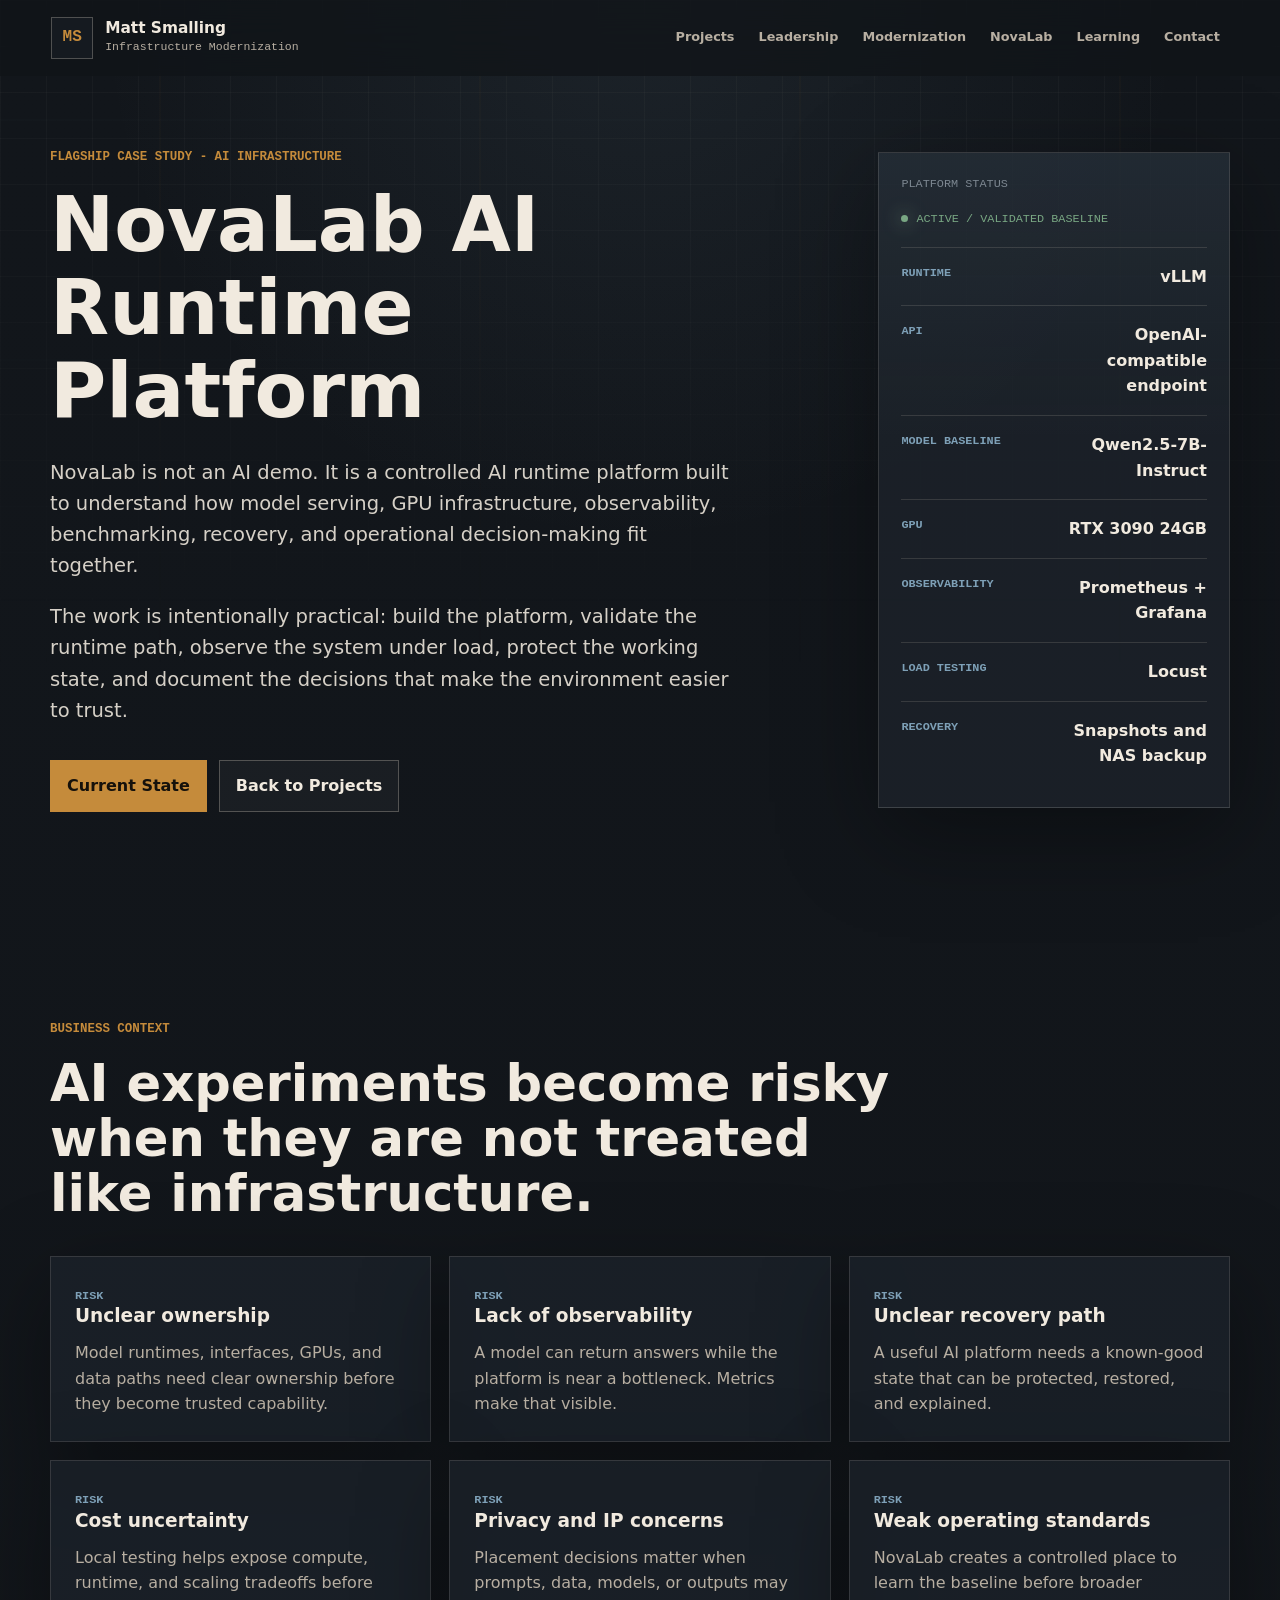
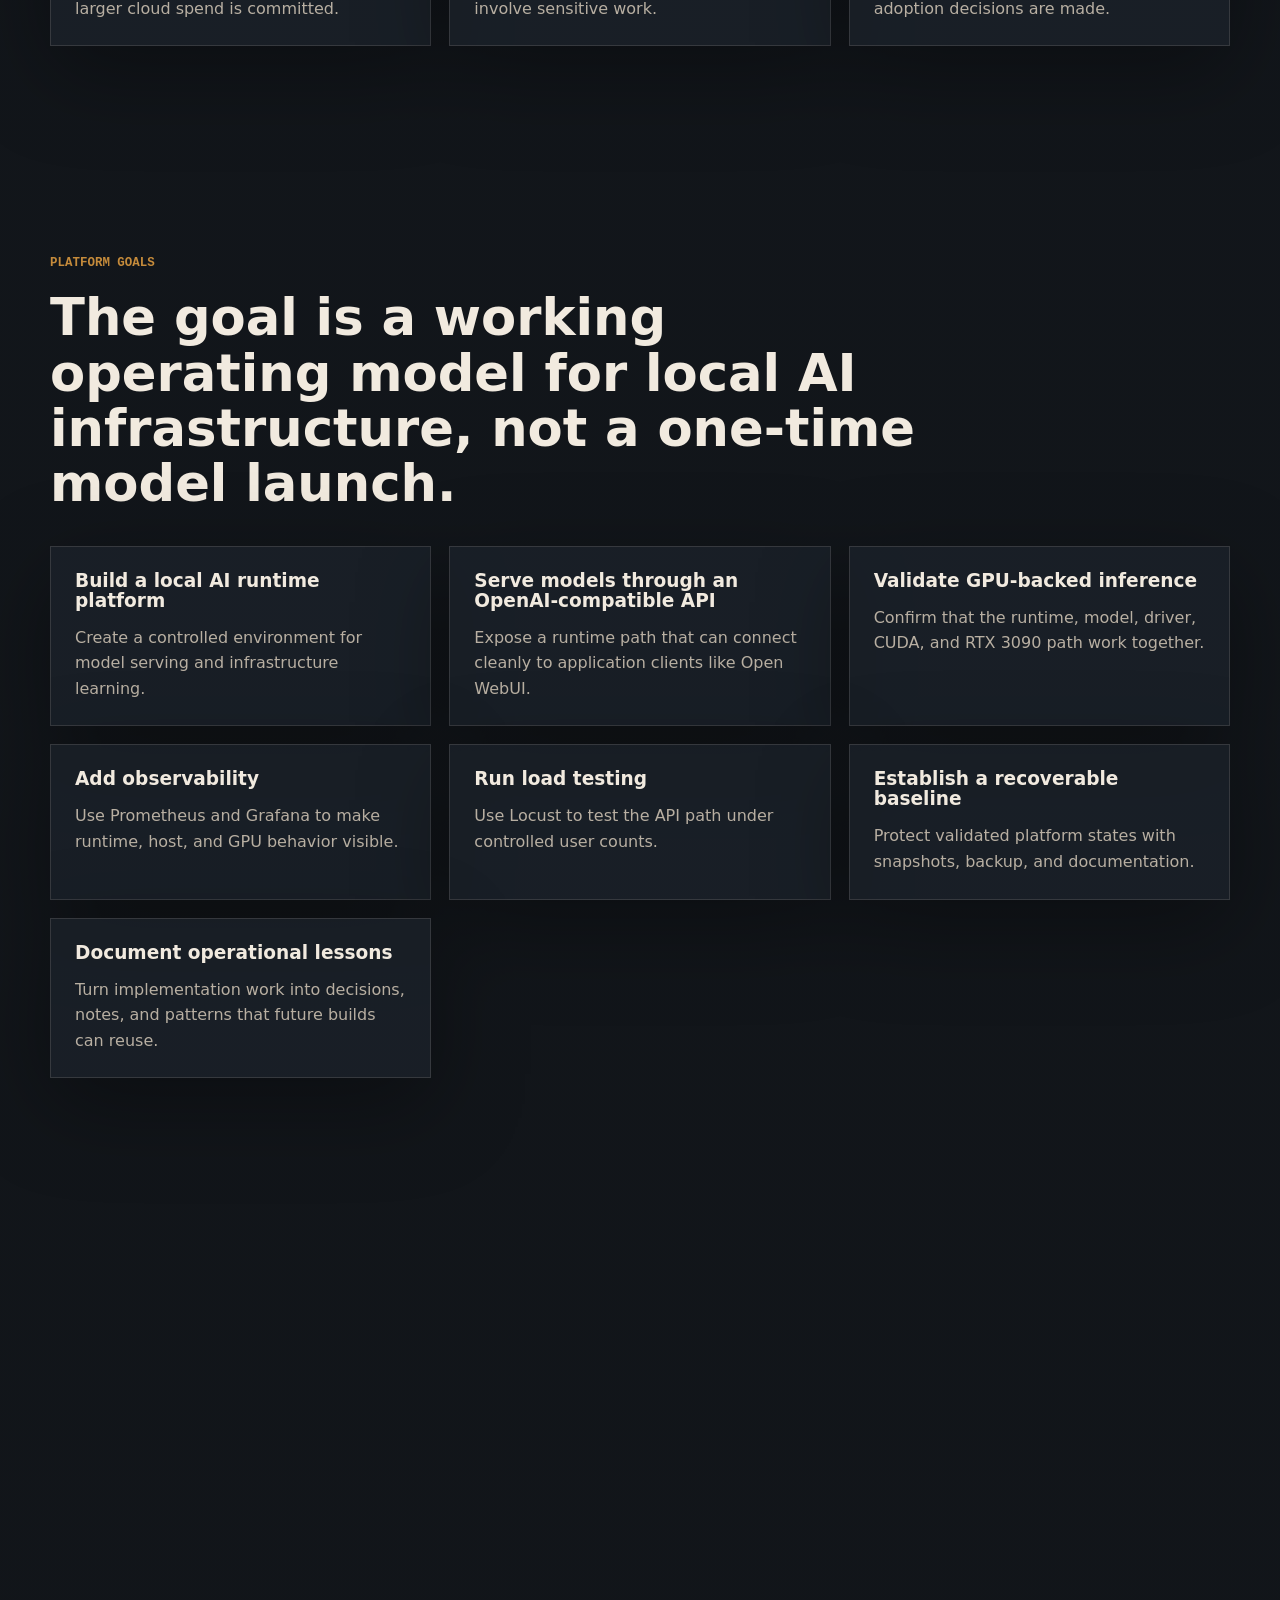
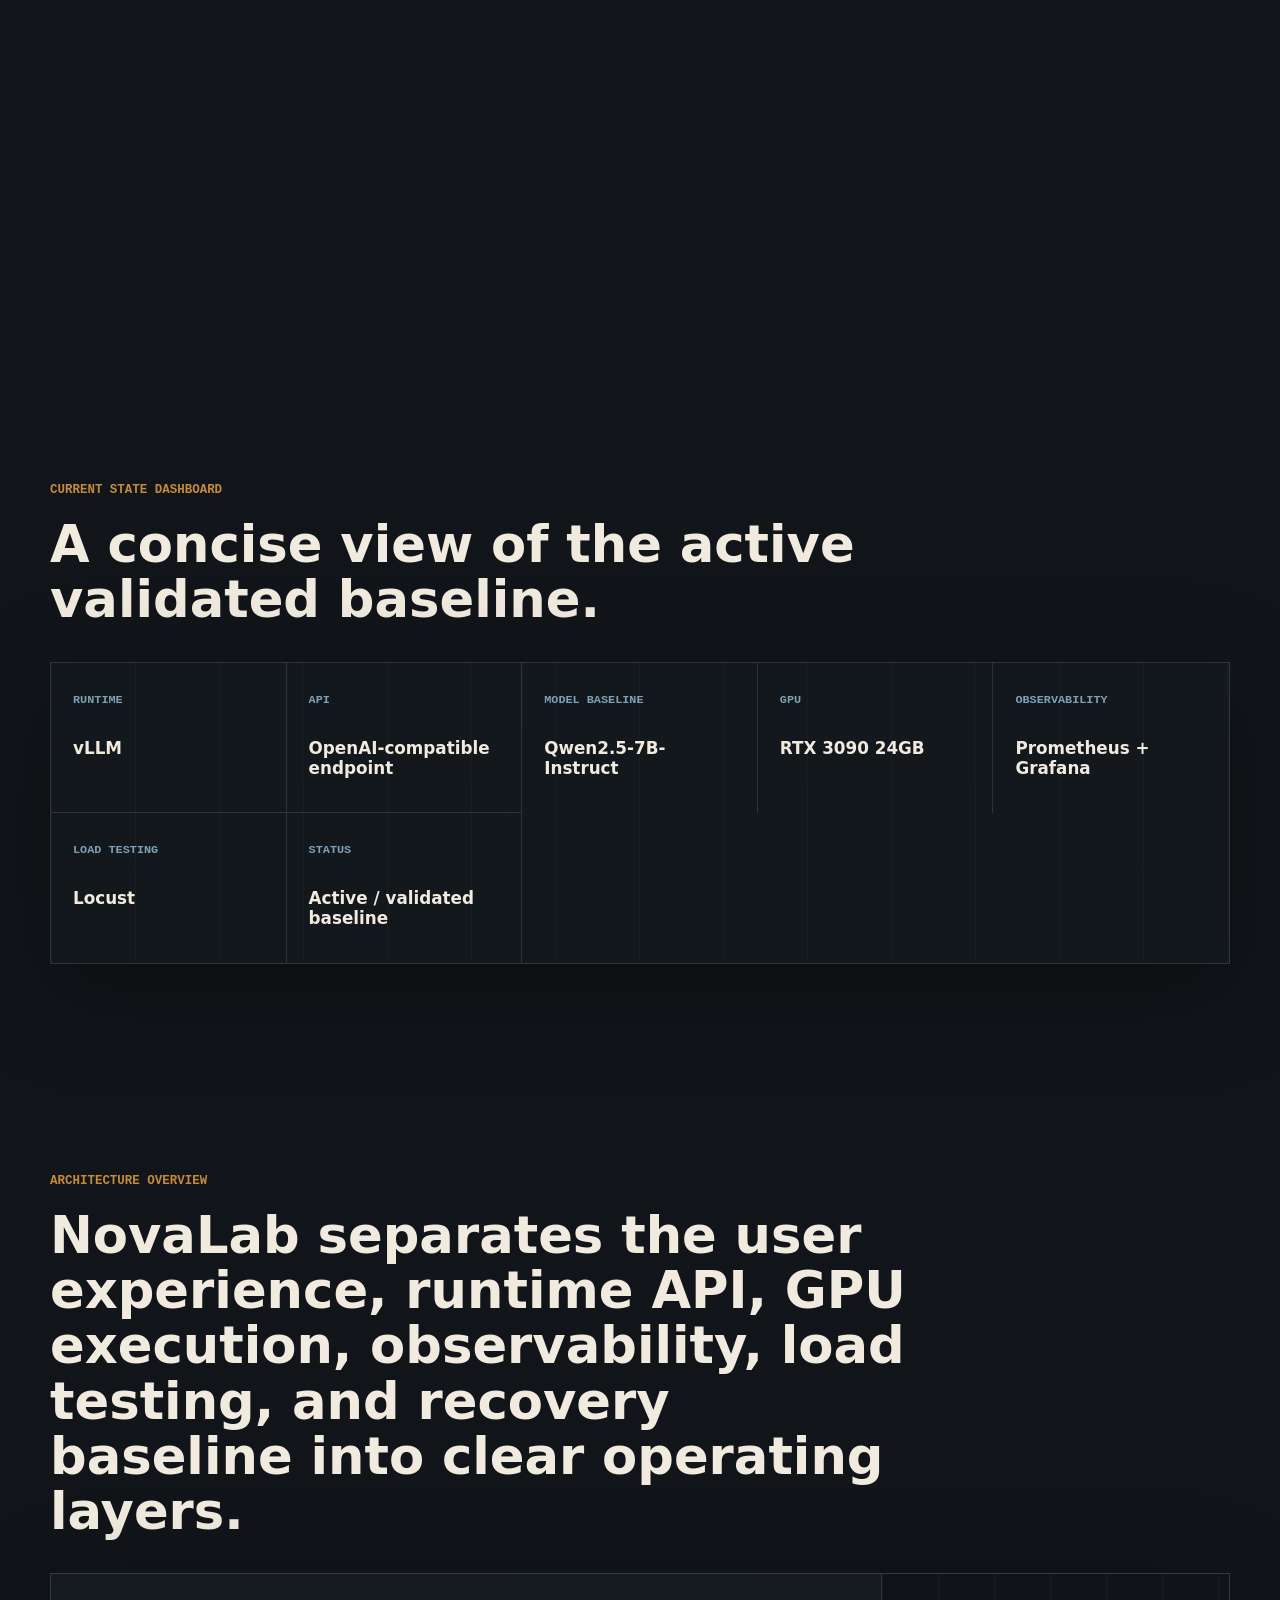
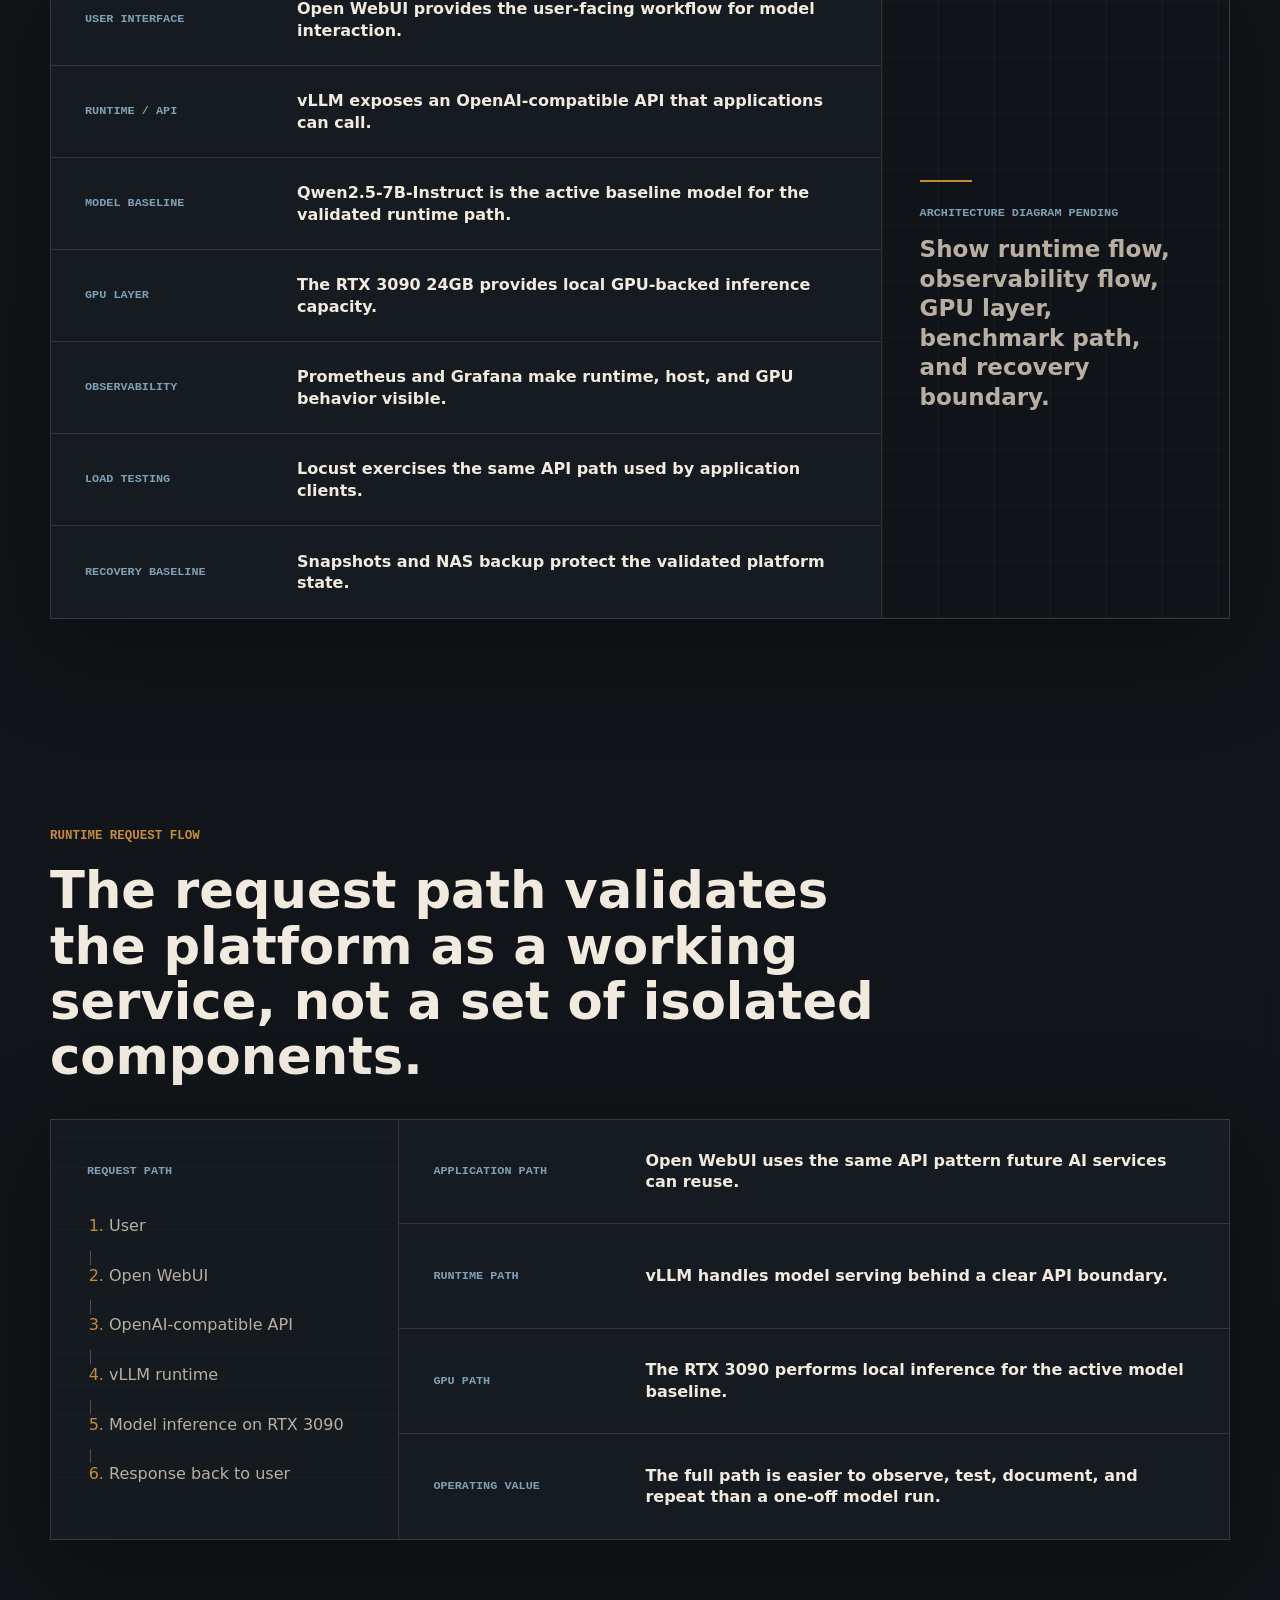
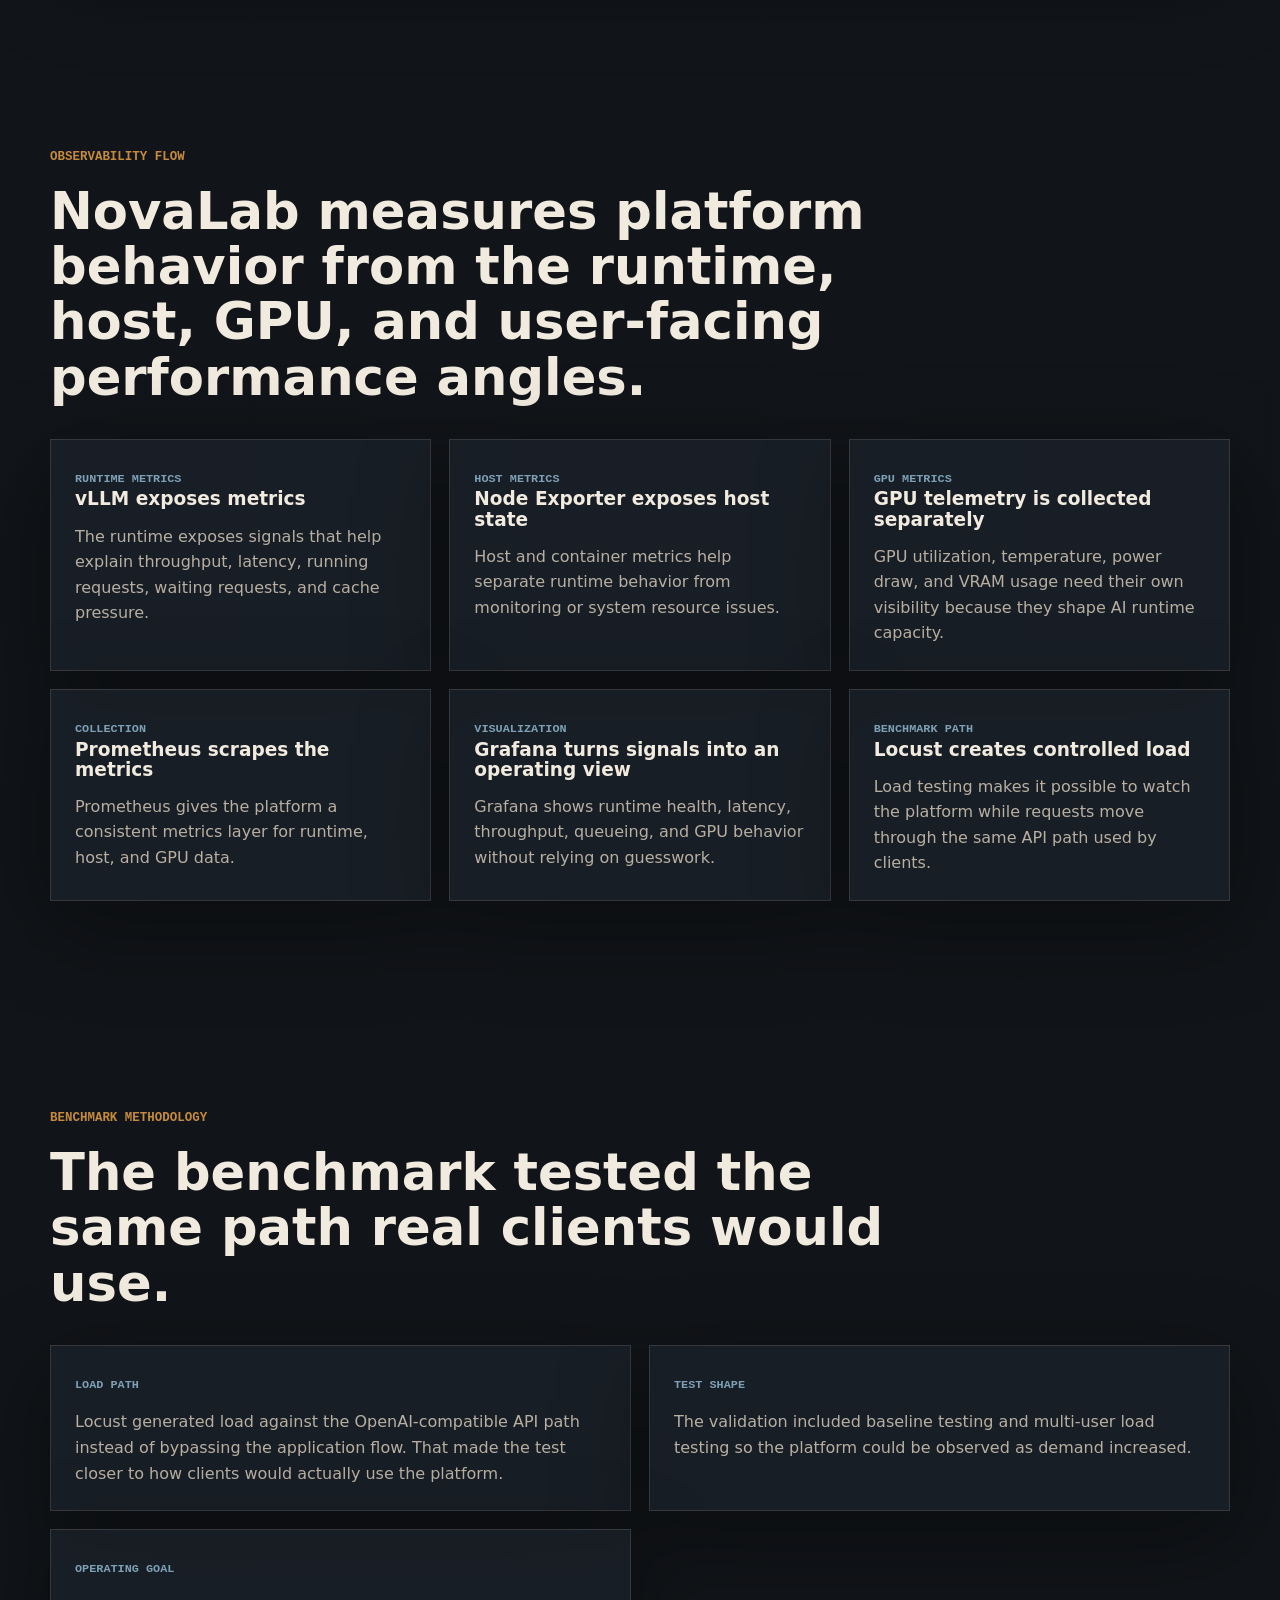
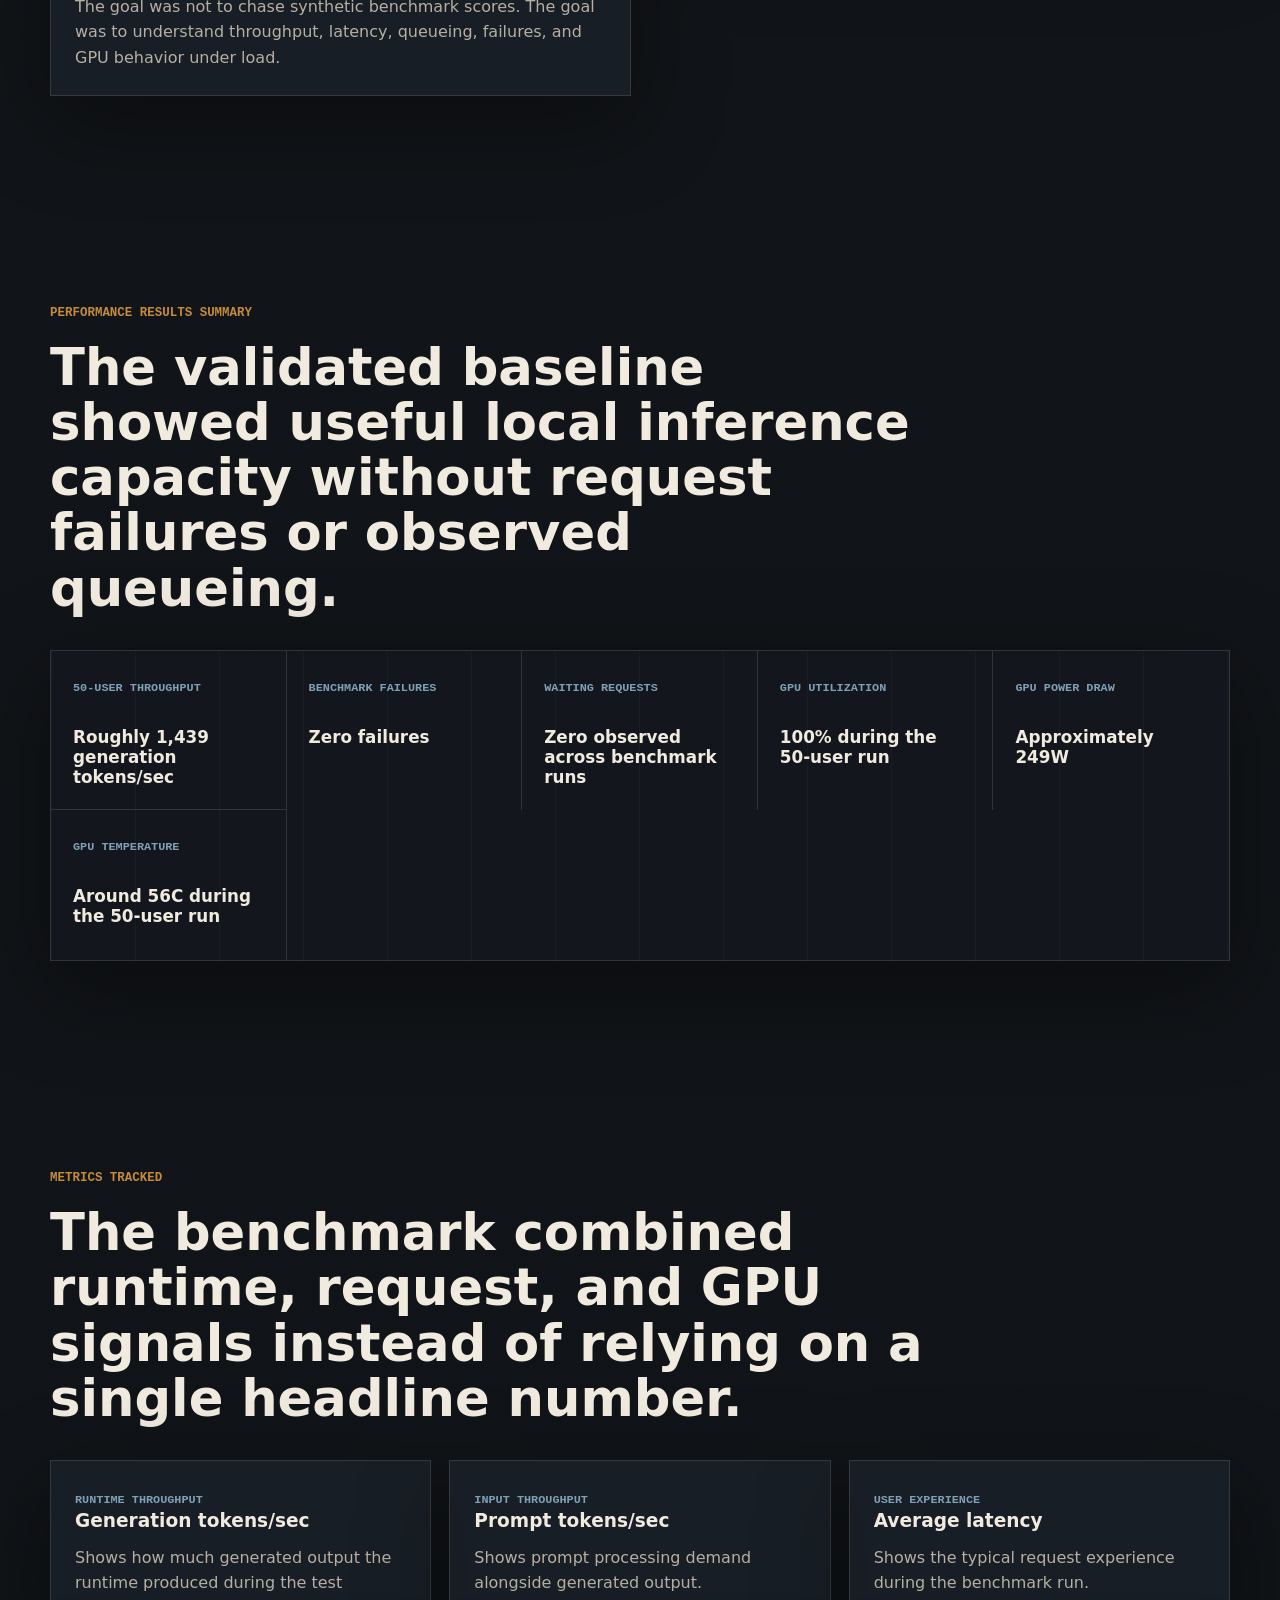
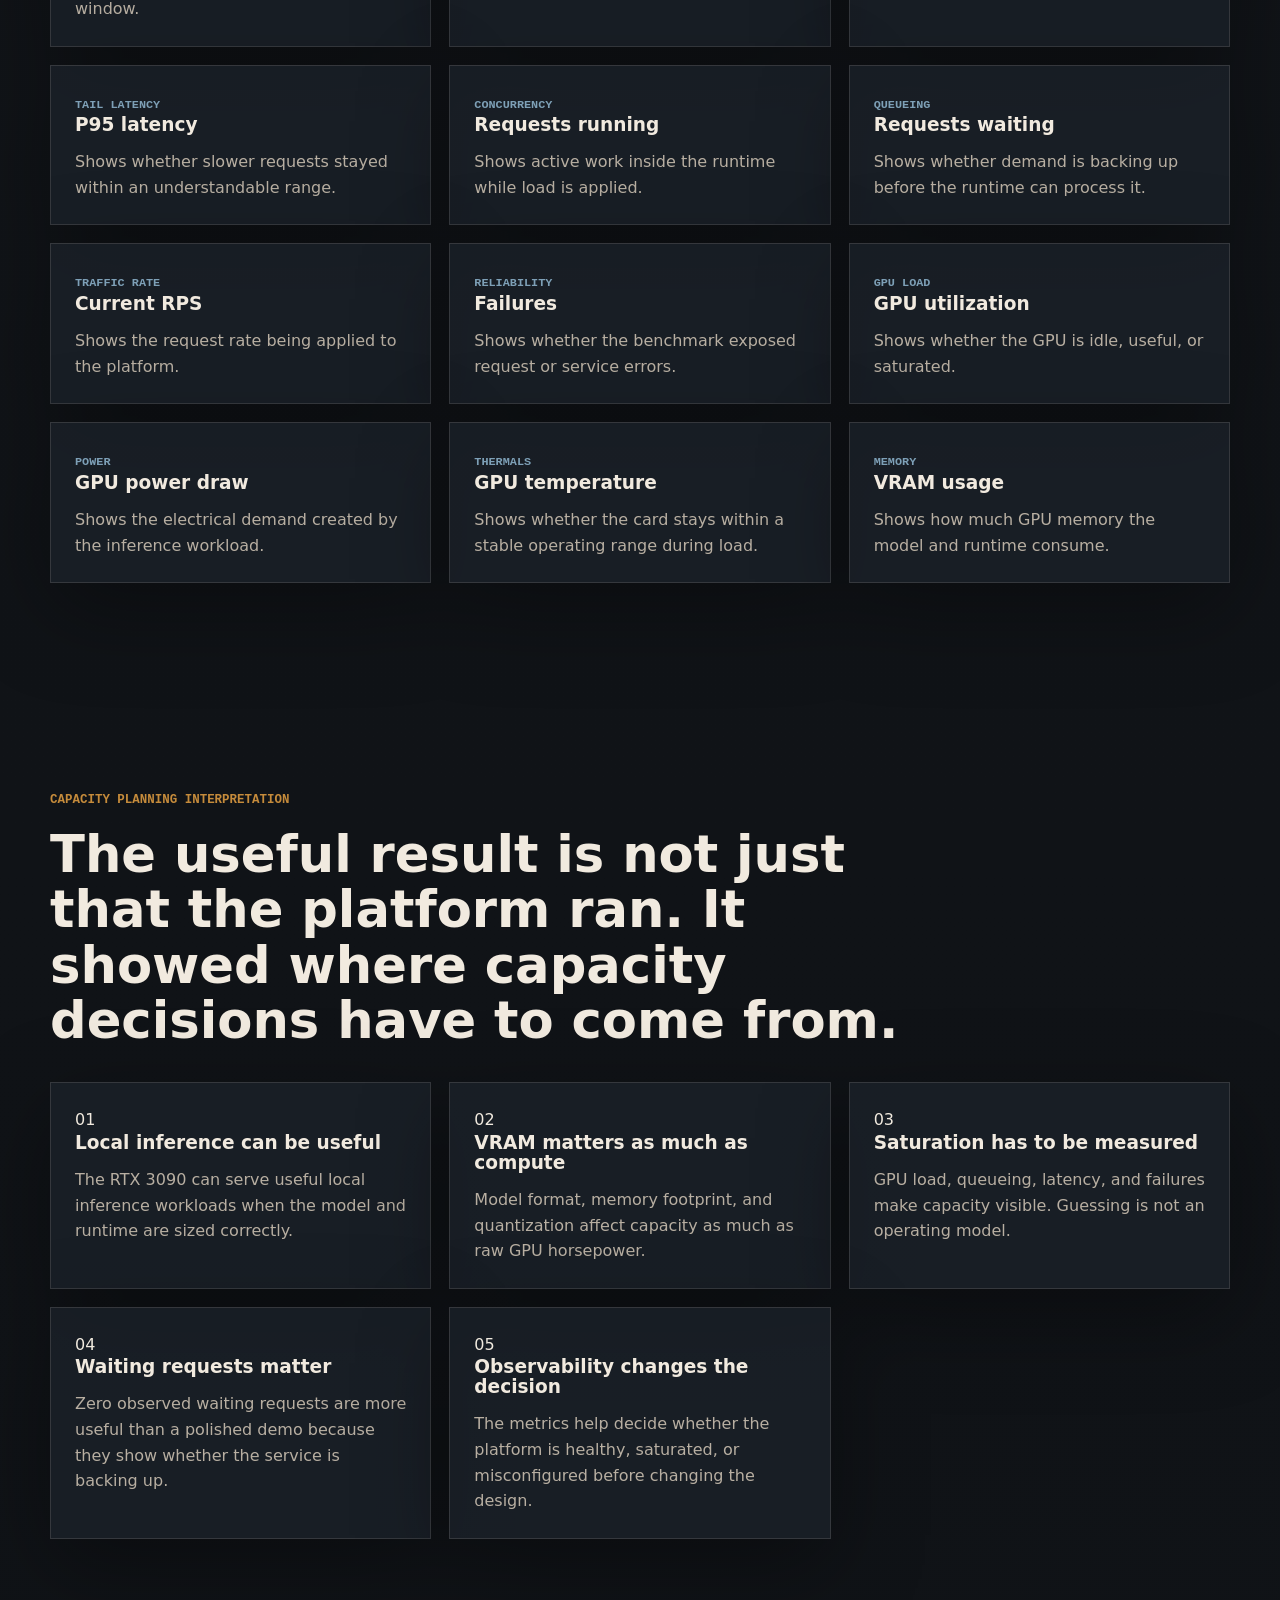
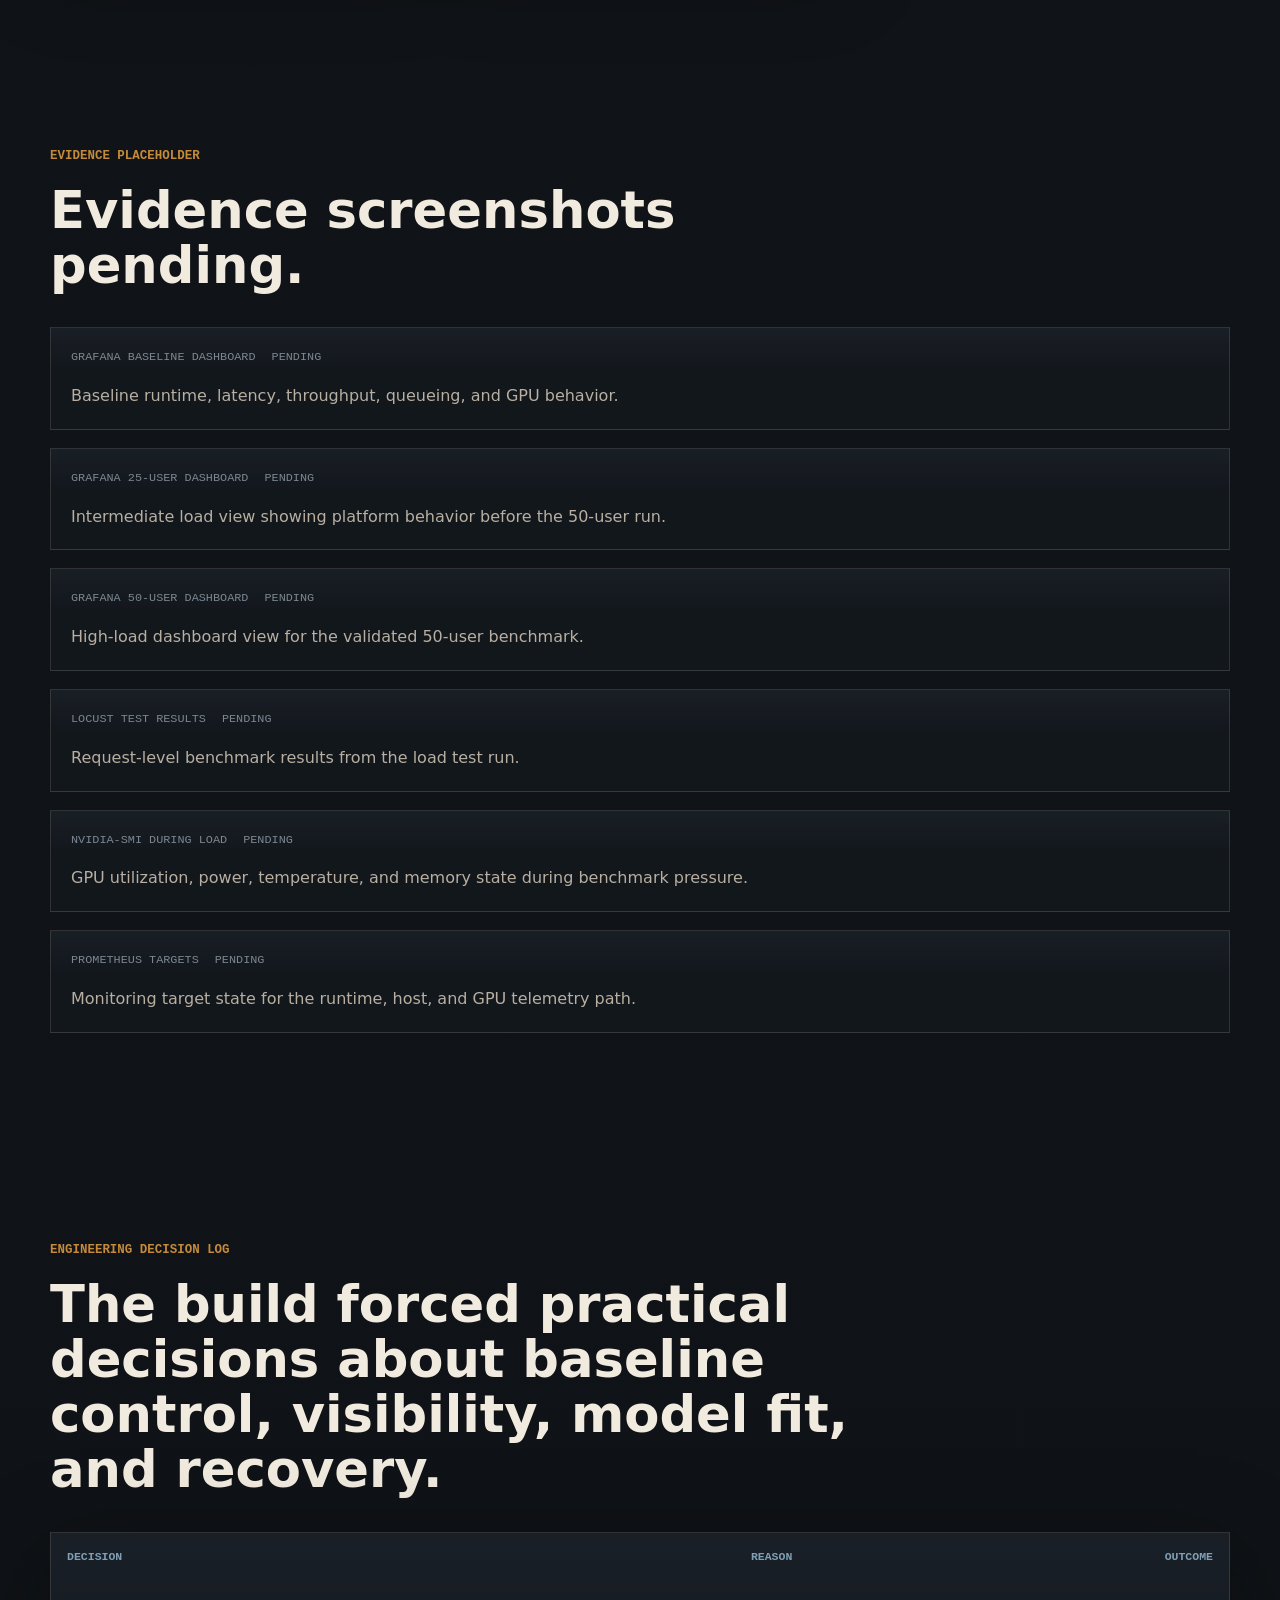
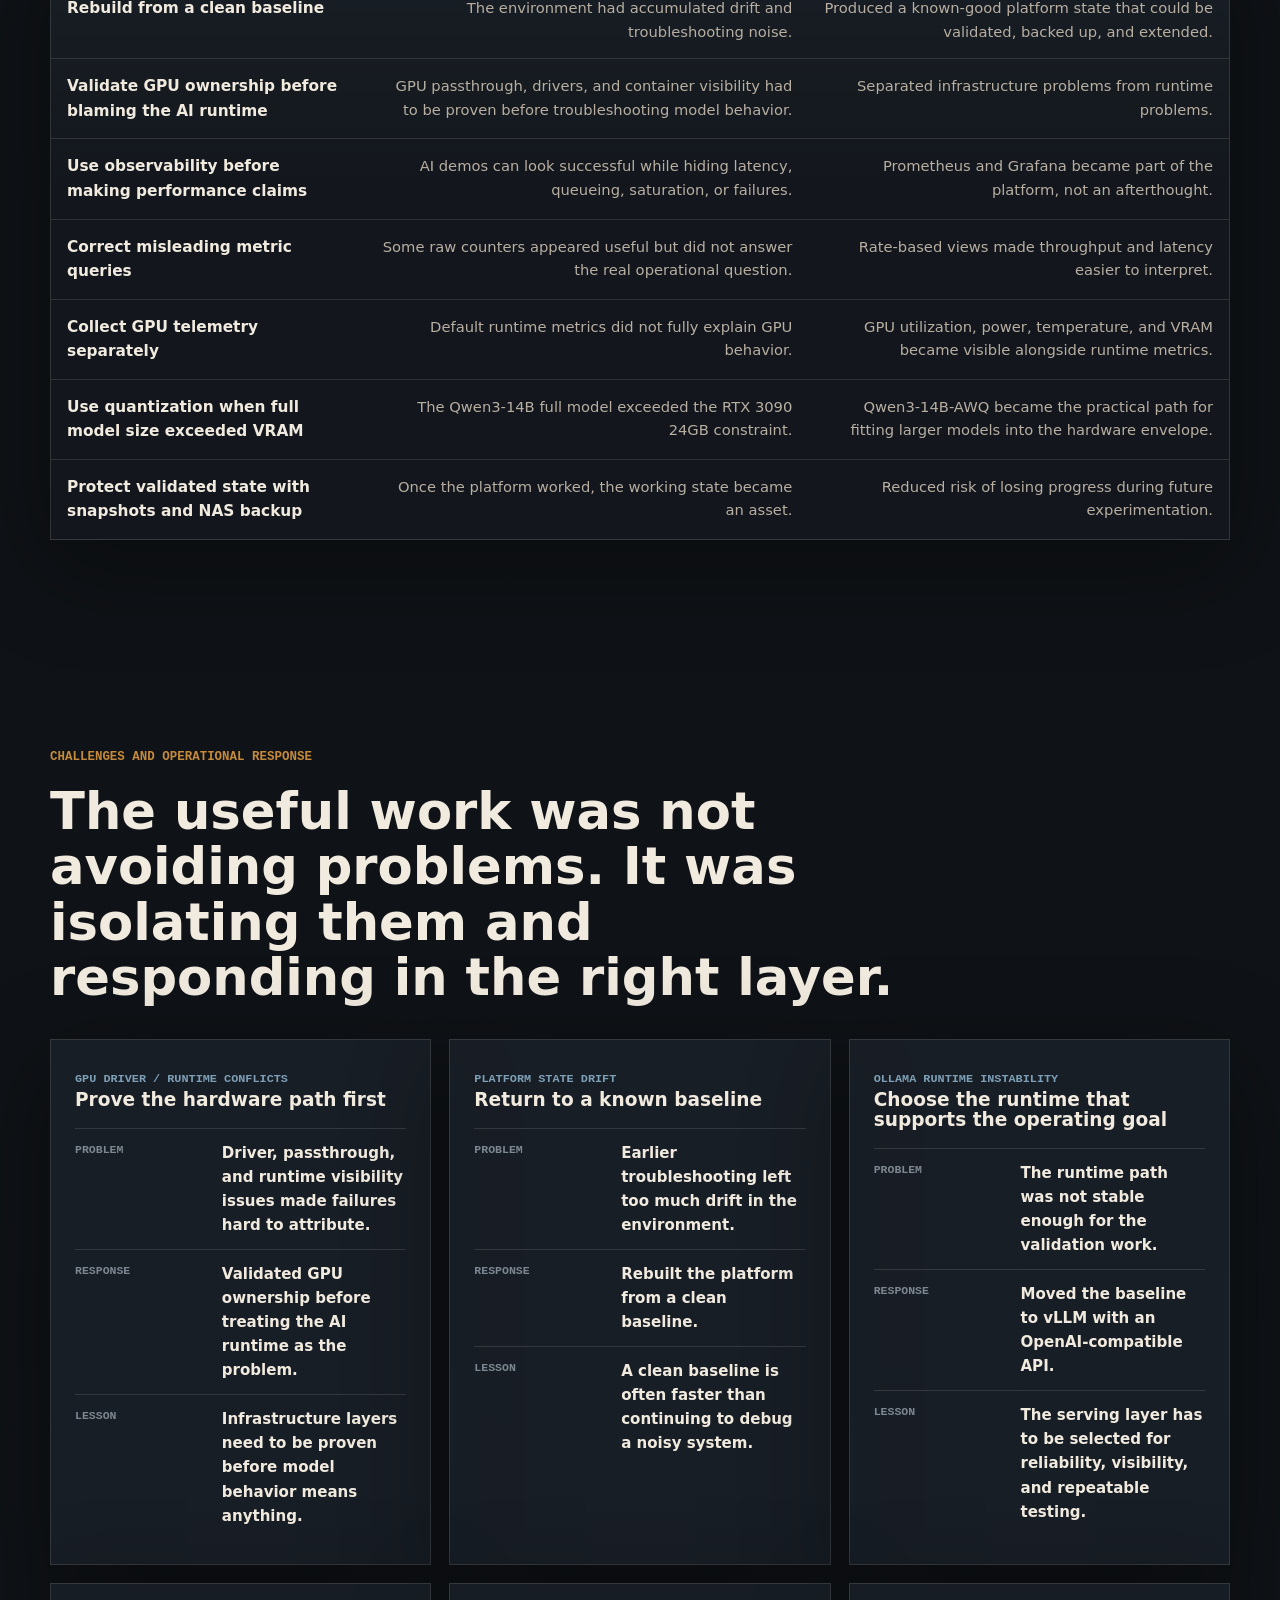
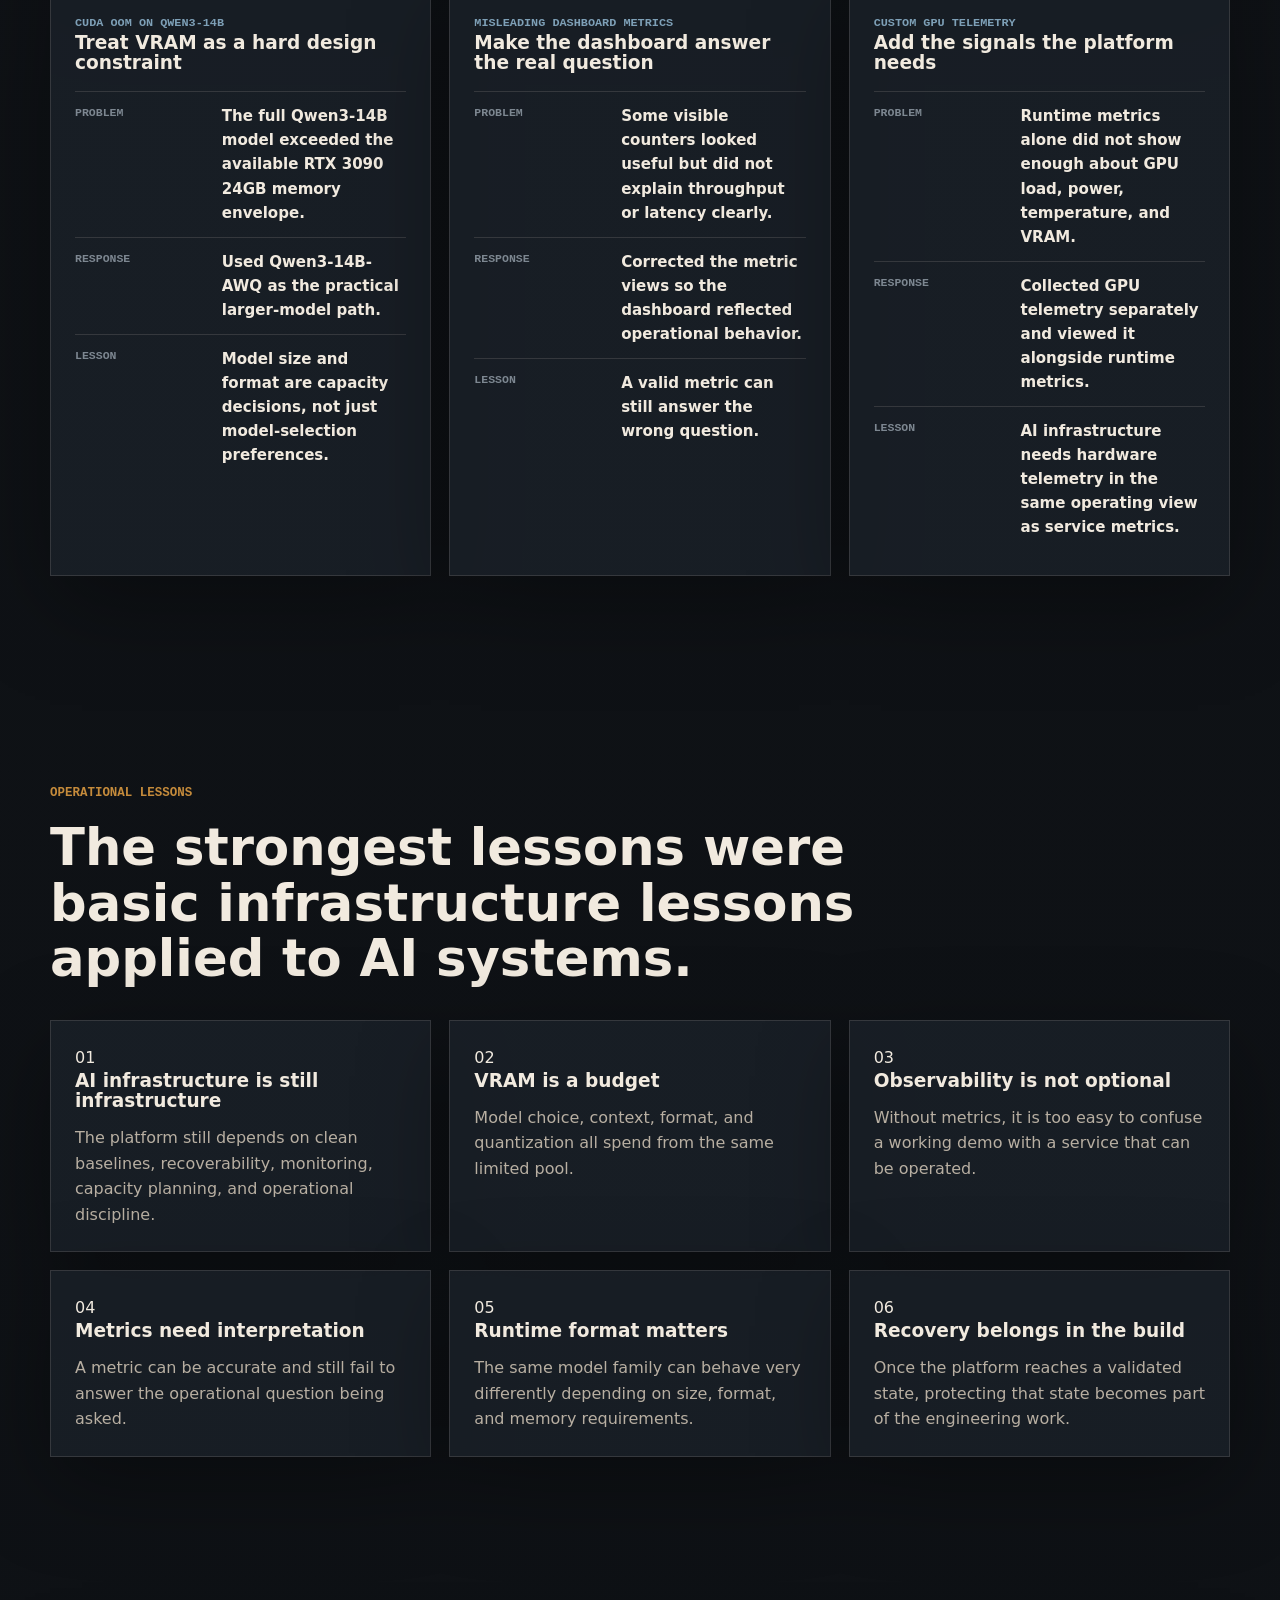
<file: projects/novalab-ai-runtime-platform.html>
<!DOCTYPE html>
<html lang="en">
  <head>
    <meta charset="UTF-8" />
    <meta name="viewport" content="width=device-width, initial-scale=1.0" />
    <meta
      name="description"
      content="NovaLab AI Runtime Platform case study: a controlled AI runtime platform for model serving, GPU infrastructure, observability, benchmarking, recovery, and operational decision-making."
    />
    <title>NovaLab AI Runtime Platform | Matt Smalling</title>
    <link rel="stylesheet" href="../src/styles.css" />
  </head>
  <body>
    <div class="site-grid" aria-hidden="true"></div>
    <header class="site-header" data-header>
      <a class="brand" href="../index.html#home" aria-label="Matt Smalling home">
        <span class="brand-mark">MS</span>
        <span>
          <strong>Matt Smalling</strong>
          <small>Infrastructure Modernization</small>
        </span>
      </a>

      <button class="nav-toggle" type="button" data-nav-toggle aria-label="Open navigation">
        <span></span>
        <span></span>
      </button>

      <nav class="site-nav" data-nav>
        <a href="../index.html#projects">Projects</a>
        <a href="../index.html#leadership">Leadership</a>
        <a href="../index.html#philosophy">Modernization</a>
        <a href="../index.html#novalab-status">NovaLab</a>
        <a href="../index.html#learning">Learning</a>
        <a href="../index.html#contact">Contact</a>
      </nav>
    </header>

    <main>
      <section class="section case-hero">
        <div class="case-hero-copy reveal">
          <p class="eyebrow">Flagship Case Study - AI Infrastructure</p>
          <h1>NovaLab AI Runtime Platform</h1>
          <p class="hero-lede">
            NovaLab is not an AI demo. It is a controlled AI runtime platform built to understand how model serving,
            GPU infrastructure, observability, benchmarking, recovery, and operational decision-making fit together.
          </p>
          <p class="hero-lede">
            The work is intentionally practical: build the platform, validate the runtime path, observe the system under
            load, protect the working state, and document the decisions that make the environment easier to trust.
          </p>
          <div class="hero-actions">
            <a class="button primary" href="#current-state">Current State</a>
            <a class="button secondary" href="../index.html#projects">Back to Projects</a>
          </div>
        </div>

        <div class="case-spec-panel reveal" aria-label="NovaLab validated platform baseline">
          <div class="panel-topline">
            <span>Platform Status</span>
            <span class="status-dot">Active / Validated Baseline</span>
          </div>
          <ul>
            <li><span>Runtime</span><strong>vLLM</strong></li>
            <li><span>API</span><strong>OpenAI-compatible endpoint</strong></li>
            <li><span>Model Baseline</span><strong>Qwen2.5-7B-Instruct</strong></li>
            <li><span>GPU</span><strong>RTX 3090 24GB</strong></li>
            <li><span>Observability</span><strong>Prometheus + Grafana</strong></li>
            <li><span>Load Testing</span><strong>Locust</strong></li>
            <li><span>Recovery</span><strong>Snapshots and NAS backup</strong></li>
          </ul>
        </div>
      </section>

      <section class="section">
        <div class="section-heading reveal">
          <p class="eyebrow">Business Context</p>
          <h2>AI experiments become risky when they are not treated like infrastructure.</h2>
        </div>
        <div class="case-detail-grid">
          <article class="case-detail reveal">
            <span>Risk</span>
            <h3>Unclear ownership</h3>
            <p>Model runtimes, interfaces, GPUs, and data paths need clear ownership before they become trusted capability.</p>
          </article>
          <article class="case-detail reveal">
            <span>Risk</span>
            <h3>Lack of observability</h3>
            <p>A model can return answers while the platform is near a bottleneck. Metrics make that visible.</p>
          </article>
          <article class="case-detail reveal">
            <span>Risk</span>
            <h3>Unclear recovery path</h3>
            <p>A useful AI platform needs a known-good state that can be protected, restored, and explained.</p>
          </article>
          <article class="case-detail reveal">
            <span>Risk</span>
            <h3>Cost uncertainty</h3>
            <p>Local testing helps expose compute, runtime, and scaling tradeoffs before larger cloud spend is committed.</p>
          </article>
          <article class="case-detail reveal">
            <span>Risk</span>
            <h3>Privacy and IP concerns</h3>
            <p>Placement decisions matter when prompts, data, models, or outputs may involve sensitive work.</p>
          </article>
          <article class="case-detail reveal">
            <span>Risk</span>
            <h3>Weak operating standards</h3>
            <p>NovaLab creates a controlled place to learn the baseline before broader adoption decisions are made.</p>
          </article>
        </div>
      </section>

      <section class="section">
        <div class="section-heading reveal">
          <p class="eyebrow">Platform Goals</p>
          <h2>The goal is a working operating model for local AI infrastructure, not a one-time model launch.</h2>
        </div>
        <div class="case-value-grid">
          <article class="case-value reveal">
            <h3>Build a local AI runtime platform</h3>
            <p>Create a controlled environment for model serving and infrastructure learning.</p>
          </article>
          <article class="case-value reveal">
            <h3>Serve models through an OpenAI-compatible API</h3>
            <p>Expose a runtime path that can connect cleanly to application clients like Open WebUI.</p>
          </article>
          <article class="case-value reveal">
            <h3>Validate GPU-backed inference</h3>
            <p>Confirm that the runtime, model, driver, CUDA, and RTX 3090 path work together.</p>
          </article>
          <article class="case-value reveal">
            <h3>Add observability</h3>
            <p>Use Prometheus and Grafana to make runtime, host, and GPU behavior visible.</p>
          </article>
          <article class="case-value reveal">
            <h3>Run load testing</h3>
            <p>Use Locust to test the API path under controlled user counts.</p>
          </article>
          <article class="case-value reveal">
            <h3>Establish a recoverable baseline</h3>
            <p>Protect validated platform states with snapshots, backup, and documentation.</p>
          </article>
          <article class="case-value reveal">
            <h3>Document operational lessons</h3>
            <p>Turn implementation work into decisions, notes, and patterns that future builds can reuse.</p>
          </article>
        </div>
      </section>

      <section class="section">
        <div class="section-heading reveal">
          <p class="eyebrow">Constraints</p>
          <h2>The platform is intentionally cost-aware and bounded by real local hardware limits.</h2>
        </div>
        <div class="case-summary-grid">
          <article class="case-summary reveal">
            <span>Hardware Boundaries</span>
            <p>
              NovaLab runs on local lab hardware with a single RTX 3090 24GB. That makes GPU memory, power, thermal
              behavior, and consumer hardware limits part of the engineering problem.
            </p>
          </article>
          <article class="case-summary reveal">
            <span>Model Boundaries</span>
            <p>
              Model sizing, context length, precision, and quantization matter. The full Qwen3-14B test exposed the
              practical VRAM limit, while the Qwen3-14B-AWQ test showed why model format matters.
            </p>
          </article>
          <article class="case-summary reveal">
            <span>Cost Boundaries</span>
            <p>
              The lab is designed to avoid unnecessary cloud spend while learning the runtime, observability, and
              capacity patterns that should inform future placement decisions.
            </p>
          </article>
        </div>
      </section>

      <section class="section" id="current-state">
        <div class="section-heading reveal">
          <p class="eyebrow">Current State Dashboard</p>
          <h2>A concise view of the active validated baseline.</h2>
        </div>
        <div class="case-outcome-dashboard reveal" aria-label="NovaLab current state dashboard">
          <article><span>Runtime</span><strong>vLLM</strong></article>
          <article><span>API</span><strong>OpenAI-compatible endpoint</strong></article>
          <article><span>Model Baseline</span><strong>Qwen2.5-7B-Instruct</strong></article>
          <article><span>GPU</span><strong>RTX 3090 24GB</strong></article>
          <article><span>Observability</span><strong>Prometheus + Grafana</strong></article>
          <article><span>Load Testing</span><strong>Locust</strong></article>
          <article><span>Status</span><strong>Active / validated baseline</strong></article>
        </div>
      </section>

      <section class="section" id="architecture">
        <div class="section-heading reveal">
          <p class="eyebrow">Architecture Overview</p>
          <h2>NovaLab separates the user experience, runtime API, GPU execution, observability, load testing, and recovery baseline into clear operating layers.</h2>
        </div>
        <div class="case-architecture reveal">
          <div class="case-layer-map">
            <article><span>User Interface</span><strong>Open WebUI provides the user-facing workflow for model interaction.</strong></article>
            <article><span>Runtime / API</span><strong>vLLM exposes an OpenAI-compatible API that applications can call.</strong></article>
            <article><span>Model Baseline</span><strong>Qwen2.5-7B-Instruct is the active baseline model for the validated runtime path.</strong></article>
            <article><span>GPU Layer</span><strong>The RTX 3090 24GB provides local GPU-backed inference capacity.</strong></article>
            <article><span>Observability</span><strong>Prometheus and Grafana make runtime, host, and GPU behavior visible.</strong></article>
            <article><span>Load Testing</span><strong>Locust exercises the same API path used by application clients.</strong></article>
            <article><span>Recovery Baseline</span><strong>Snapshots and NAS backup protect the validated platform state.</strong></article>
          </div>
          <div class="case-diagram-slot" aria-label="Planned NovaLab architecture diagram">
            <span>Architecture Diagram Pending</span>
            <strong>Show runtime flow, observability flow, GPU layer, benchmark path, and recovery boundary.</strong>
          </div>
        </div>
      </section>

      <section class="section">
        <div class="section-heading reveal">
          <p class="eyebrow">Runtime Request Flow</p>
          <h2>The request path validates the platform as a working service, not a set of isolated components.</h2>
        </div>
        <div class="case-flow-panel reveal">
          <div class="case-flow">
            <span>Request Path</span>
            <ol>
              <li>User</li>
              <li>Open WebUI</li>
              <li>OpenAI-compatible API</li>
              <li>vLLM runtime</li>
              <li>Model inference on RTX 3090</li>
              <li>Response back to user</li>
            </ol>
          </div>
          <div class="case-layer-map">
            <article><span>Application Path</span><strong>Open WebUI uses the same API pattern future AI services can reuse.</strong></article>
            <article><span>Runtime Path</span><strong>vLLM handles model serving behind a clear API boundary.</strong></article>
            <article><span>GPU Path</span><strong>The RTX 3090 performs local inference for the active model baseline.</strong></article>
            <article><span>Operating Value</span><strong>The full path is easier to observe, test, document, and repeat than a one-off model run.</strong></article>
          </div>
        </div>
      </section>

      <section class="section">
        <div class="section-heading reveal">
          <p class="eyebrow">Observability Flow</p>
          <h2>NovaLab measures platform behavior from the runtime, host, GPU, and user-facing performance angles.</h2>
        </div>
        <div class="case-detail-grid">
          <article class="case-detail reveal">
            <span>Runtime Metrics</span>
            <h3>vLLM exposes metrics</h3>
            <p>The runtime exposes signals that help explain throughput, latency, running requests, waiting requests, and cache pressure.</p>
          </article>
          <article class="case-detail reveal">
            <span>Host Metrics</span>
            <h3>Node Exporter exposes host state</h3>
            <p>Host and container metrics help separate runtime behavior from monitoring or system resource issues.</p>
          </article>
          <article class="case-detail reveal">
            <span>GPU Metrics</span>
            <h3>GPU telemetry is collected separately</h3>
            <p>GPU utilization, temperature, power draw, and VRAM usage need their own visibility because they shape AI runtime capacity.</p>
          </article>
          <article class="case-detail reveal">
            <span>Collection</span>
            <h3>Prometheus scrapes the metrics</h3>
            <p>Prometheus gives the platform a consistent metrics layer for runtime, host, and GPU data.</p>
          </article>
          <article class="case-detail reveal">
            <span>Visualization</span>
            <h3>Grafana turns signals into an operating view</h3>
            <p>Grafana shows runtime health, latency, throughput, queueing, and GPU behavior without relying on guesswork.</p>
          </article>
          <article class="case-detail reveal">
            <span>Benchmark Path</span>
            <h3>Locust creates controlled load</h3>
            <p>Load testing makes it possible to watch the platform while requests move through the same API path used by clients.</p>
          </article>
        </div>
      </section>

      <section class="section">
        <div class="section-heading reveal">
          <p class="eyebrow">Benchmark Methodology</p>
          <h2>The benchmark tested the same path real clients would use.</h2>
        </div>
        <div class="case-summary-grid">
          <article class="case-summary reveal">
            <span>Load Path</span>
            <p>
              Locust generated load against the OpenAI-compatible API path instead of bypassing the application flow.
              That made the test closer to how clients would actually use the platform.
            </p>
          </article>
          <article class="case-summary reveal">
            <span>Test Shape</span>
            <p>
              The validation included baseline testing and multi-user load testing so the platform could be observed as
              demand increased.
            </p>
          </article>
          <article class="case-summary reveal">
            <span>Operating Goal</span>
            <p>
              The goal was not to chase synthetic benchmark scores. The goal was to understand throughput, latency,
              queueing, failures, and GPU behavior under load.
            </p>
          </article>
        </div>
      </section>

      <section class="section">
        <div class="section-heading reveal">
          <p class="eyebrow">Performance Results Summary</p>
          <h2>The validated baseline showed useful local inference capacity without request failures or observed queueing.</h2>
        </div>
        <div class="case-outcome-dashboard reveal" aria-label="NovaLab benchmark results summary">
          <article><span>50-User Throughput</span><strong>Roughly 1,439 generation tokens/sec</strong></article>
          <article><span>Benchmark Failures</span><strong>Zero failures</strong></article>
          <article><span>Waiting Requests</span><strong>Zero observed across benchmark runs</strong></article>
          <article><span>GPU Utilization</span><strong>100% during the 50-user run</strong></article>
          <article><span>GPU Power Draw</span><strong>Approximately 249W</strong></article>
          <article><span>GPU Temperature</span><strong>Around 56C during the 50-user run</strong></article>
        </div>
      </section>

      <section class="section">
        <div class="section-heading reveal">
          <p class="eyebrow">Metrics Tracked</p>
          <h2>The benchmark combined runtime, request, and GPU signals instead of relying on a single headline number.</h2>
        </div>
        <div class="case-detail-grid">
          <article class="case-detail reveal">
            <span>Runtime Throughput</span>
            <h3>Generation tokens/sec</h3>
            <p>Shows how much generated output the runtime produced during the test window.</p>
          </article>
          <article class="case-detail reveal">
            <span>Input Throughput</span>
            <h3>Prompt tokens/sec</h3>
            <p>Shows prompt processing demand alongside generated output.</p>
          </article>
          <article class="case-detail reveal">
            <span>User Experience</span>
            <h3>Average latency</h3>
            <p>Shows the typical request experience during the benchmark run.</p>
          </article>
          <article class="case-detail reveal">
            <span>Tail Latency</span>
            <h3>P95 latency</h3>
            <p>Shows whether slower requests stayed within an understandable range.</p>
          </article>
          <article class="case-detail reveal">
            <span>Concurrency</span>
            <h3>Requests running</h3>
            <p>Shows active work inside the runtime while load is applied.</p>
          </article>
          <article class="case-detail reveal">
            <span>Queueing</span>
            <h3>Requests waiting</h3>
            <p>Shows whether demand is backing up before the runtime can process it.</p>
          </article>
          <article class="case-detail reveal">
            <span>Traffic Rate</span>
            <h3>Current RPS</h3>
            <p>Shows the request rate being applied to the platform.</p>
          </article>
          <article class="case-detail reveal">
            <span>Reliability</span>
            <h3>Failures</h3>
            <p>Shows whether the benchmark exposed request or service errors.</p>
          </article>
          <article class="case-detail reveal">
            <span>GPU Load</span>
            <h3>GPU utilization</h3>
            <p>Shows whether the GPU is idle, useful, or saturated.</p>
          </article>
          <article class="case-detail reveal">
            <span>Power</span>
            <h3>GPU power draw</h3>
            <p>Shows the electrical demand created by the inference workload.</p>
          </article>
          <article class="case-detail reveal">
            <span>Thermals</span>
            <h3>GPU temperature</h3>
            <p>Shows whether the card stays within a stable operating range during load.</p>
          </article>
          <article class="case-detail reveal">
            <span>Memory</span>
            <h3>VRAM usage</h3>
            <p>Shows how much GPU memory the model and runtime consume.</p>
          </article>
        </div>
      </section>

      <section class="section">
        <div class="section-heading reveal">
          <p class="eyebrow">Capacity Planning Interpretation</p>
          <h2>The useful result is not just that the platform ran. It showed where capacity decisions have to come from.</h2>
        </div>
        <div class="case-value-grid">
          <article class="case-value reveal">
            <span>01</span>
            <h3>Local inference can be useful</h3>
            <p>The RTX 3090 can serve useful local inference workloads when the model and runtime are sized correctly.</p>
          </article>
          <article class="case-value reveal">
            <span>02</span>
            <h3>VRAM matters as much as compute</h3>
            <p>Model format, memory footprint, and quantization affect capacity as much as raw GPU horsepower.</p>
          </article>
          <article class="case-value reveal">
            <span>03</span>
            <h3>Saturation has to be measured</h3>
            <p>GPU load, queueing, latency, and failures make capacity visible. Guessing is not an operating model.</p>
          </article>
          <article class="case-value reveal">
            <span>04</span>
            <h3>Waiting requests matter</h3>
            <p>Zero observed waiting requests are more useful than a polished demo because they show whether the service is backing up.</p>
          </article>
          <article class="case-value reveal">
            <span>05</span>
            <h3>Observability changes the decision</h3>
            <p>The metrics help decide whether the platform is healthy, saturated, or misconfigured before changing the design.</p>
          </article>
        </div>
      </section>

      <section class="section">
        <div class="section-heading reveal">
          <p class="eyebrow">Evidence Placeholder</p>
          <h2>Evidence screenshots pending.</h2>
        </div>
        <div class="case-benchmark-evidence reveal" aria-label="Planned NovaLab benchmark evidence screenshots">
          <article class="case-evidence-group">
            <div class="project-meta">
              <span>Grafana baseline dashboard</span>
              <span>Pending</span>
            </div>
            <p>Baseline runtime, latency, throughput, queueing, and GPU behavior.</p>
          </article>
          <article class="case-evidence-group">
            <div class="project-meta">
              <span>Grafana 25-user dashboard</span>
              <span>Pending</span>
            </div>
            <p>Intermediate load view showing platform behavior before the 50-user run.</p>
          </article>
          <article class="case-evidence-group">
            <div class="project-meta">
              <span>Grafana 50-user dashboard</span>
              <span>Pending</span>
            </div>
            <p>High-load dashboard view for the validated 50-user benchmark.</p>
          </article>
          <article class="case-evidence-group">
            <div class="project-meta">
              <span>Locust test results</span>
              <span>Pending</span>
            </div>
            <p>Request-level benchmark results from the load test run.</p>
          </article>
          <article class="case-evidence-group">
            <div class="project-meta">
              <span>nvidia-smi during load</span>
              <span>Pending</span>
            </div>
            <p>GPU utilization, power, temperature, and memory state during benchmark pressure.</p>
          </article>
          <article class="case-evidence-group">
            <div class="project-meta">
              <span>Prometheus targets</span>
              <span>Pending</span>
            </div>
            <p>Monitoring target state for the runtime, host, and GPU telemetry path.</p>
          </article>
        </div>
      </section>

      <section class="section">
        <div class="section-heading reveal">
          <p class="eyebrow">Engineering Decision Log</p>
          <h2>The build forced practical decisions about baseline control, visibility, model fit, and recovery.</h2>
        </div>
        <div class="case-table-panel reveal">
          <table class="case-benchmark-table">
            <thead>
              <tr>
                <th scope="col">Decision</th>
                <th scope="col">Reason</th>
                <th scope="col">Outcome</th>
              </tr>
            </thead>
            <tbody>
              <tr>
                <th scope="row">Rebuild from a clean baseline</th>
                <td>The environment had accumulated drift and troubleshooting noise.</td>
                <td>Produced a known-good platform state that could be validated, backed up, and extended.</td>
              </tr>
              <tr>
                <th scope="row">Validate GPU ownership before blaming the AI runtime</th>
                <td>GPU passthrough, drivers, and container visibility had to be proven before troubleshooting model behavior.</td>
                <td>Separated infrastructure problems from runtime problems.</td>
              </tr>
              <tr>
                <th scope="row">Use observability before making performance claims</th>
                <td>AI demos can look successful while hiding latency, queueing, saturation, or failures.</td>
                <td>Prometheus and Grafana became part of the platform, not an afterthought.</td>
              </tr>
              <tr>
                <th scope="row">Correct misleading metric queries</th>
                <td>Some raw counters appeared useful but did not answer the real operational question.</td>
                <td>Rate-based views made throughput and latency easier to interpret.</td>
              </tr>
              <tr>
                <th scope="row">Collect GPU telemetry separately</th>
                <td>Default runtime metrics did not fully explain GPU behavior.</td>
                <td>GPU utilization, power, temperature, and VRAM became visible alongside runtime metrics.</td>
              </tr>
              <tr>
                <th scope="row">Use quantization when full model size exceeded VRAM</th>
                <td>The Qwen3-14B full model exceeded the RTX 3090 24GB constraint.</td>
                <td>Qwen3-14B-AWQ became the practical path for fitting larger models into the hardware envelope.</td>
              </tr>
              <tr>
                <th scope="row">Protect validated state with snapshots and NAS backup</th>
                <td>Once the platform worked, the working state became an asset.</td>
                <td>Reduced risk of losing progress during future experimentation.</td>
              </tr>
            </tbody>
          </table>
        </div>
      </section>

      <section class="section">
        <div class="section-heading reveal">
          <p class="eyebrow">Challenges and Operational Response</p>
          <h2>The useful work was not avoiding problems. It was isolating them and responding in the right layer.</h2>
        </div>
        <div class="case-detail-grid">
          <article class="case-detail reveal">
            <span>GPU Driver / Runtime Conflicts</span>
            <h3>Prove the hardware path first</h3>
            <ul class="case-metric-list">
              <li><span>Problem</span><strong>Driver, passthrough, and runtime visibility issues made failures hard to attribute.</strong></li>
              <li><span>Response</span><strong>Validated GPU ownership before treating the AI runtime as the problem.</strong></li>
              <li><span>Lesson</span><strong>Infrastructure layers need to be proven before model behavior means anything.</strong></li>
            </ul>
          </article>
          <article class="case-detail reveal">
            <span>Platform State Drift</span>
            <h3>Return to a known baseline</h3>
            <ul class="case-metric-list">
              <li><span>Problem</span><strong>Earlier troubleshooting left too much drift in the environment.</strong></li>
              <li><span>Response</span><strong>Rebuilt the platform from a clean baseline.</strong></li>
              <li><span>Lesson</span><strong>A clean baseline is often faster than continuing to debug a noisy system.</strong></li>
            </ul>
          </article>
          <article class="case-detail reveal">
            <span>Ollama Runtime Instability</span>
            <h3>Choose the runtime that supports the operating goal</h3>
            <ul class="case-metric-list">
              <li><span>Problem</span><strong>The runtime path was not stable enough for the validation work.</strong></li>
              <li><span>Response</span><strong>Moved the baseline to vLLM with an OpenAI-compatible API.</strong></li>
              <li><span>Lesson</span><strong>The serving layer has to be selected for reliability, visibility, and repeatable testing.</strong></li>
            </ul>
          </article>
          <article class="case-detail reveal">
            <span>CUDA OOM on Qwen3-14B</span>
            <h3>Treat VRAM as a hard design constraint</h3>
            <ul class="case-metric-list">
              <li><span>Problem</span><strong>The full Qwen3-14B model exceeded the available RTX 3090 24GB memory envelope.</strong></li>
              <li><span>Response</span><strong>Used Qwen3-14B-AWQ as the practical larger-model path.</strong></li>
              <li><span>Lesson</span><strong>Model size and format are capacity decisions, not just model-selection preferences.</strong></li>
            </ul>
          </article>
          <article class="case-detail reveal">
            <span>Misleading Dashboard Metrics</span>
            <h3>Make the dashboard answer the real question</h3>
            <ul class="case-metric-list">
              <li><span>Problem</span><strong>Some visible counters looked useful but did not explain throughput or latency clearly.</strong></li>
              <li><span>Response</span><strong>Corrected the metric views so the dashboard reflected operational behavior.</strong></li>
              <li><span>Lesson</span><strong>A valid metric can still answer the wrong question.</strong></li>
            </ul>
          </article>
          <article class="case-detail reveal">
            <span>Custom GPU Telemetry</span>
            <h3>Add the signals the platform needs</h3>
            <ul class="case-metric-list">
              <li><span>Problem</span><strong>Runtime metrics alone did not show enough about GPU load, power, temperature, and VRAM.</strong></li>
              <li><span>Response</span><strong>Collected GPU telemetry separately and viewed it alongside runtime metrics.</strong></li>
              <li><span>Lesson</span><strong>AI infrastructure needs hardware telemetry in the same operating view as service metrics.</strong></li>
            </ul>
          </article>
        </div>
      </section>

      <section class="section">
        <div class="section-heading reveal">
          <p class="eyebrow">Operational Lessons</p>
          <h2>The strongest lessons were basic infrastructure lessons applied to AI systems.</h2>
        </div>
        <div class="case-value-grid">
          <article class="case-value reveal">
            <span>01</span>
            <h3>AI infrastructure is still infrastructure</h3>
            <p>The platform still depends on clean baselines, recoverability, monitoring, capacity planning, and operational discipline.</p>
          </article>
          <article class="case-value reveal">
            <span>02</span>
            <h3>VRAM is a budget</h3>
            <p>Model choice, context, format, and quantization all spend from the same limited pool.</p>
          </article>
          <article class="case-value reveal">
            <span>03</span>
            <h3>Observability is not optional</h3>
            <p>Without metrics, it is too easy to confuse a working demo with a service that can be operated.</p>
          </article>
          <article class="case-value reveal">
            <span>04</span>
            <h3>Metrics need interpretation</h3>
            <p>A metric can be accurate and still fail to answer the operational question being asked.</p>
          </article>
          <article class="case-value reveal">
            <span>05</span>
            <h3>Runtime format matters</h3>
            <p>The same model family can behave very differently depending on size, format, and memory requirements.</p>
          </article>
          <article class="case-value reveal">
            <span>06</span>
            <h3>Recovery belongs in the build</h3>
            <p>Once the platform reaches a validated state, protecting that state becomes part of the engineering work.</p>
          </article>
        </div>
      </section>

      <section class="section">
        <div class="case-next reveal">
          <div>
            <p class="eyebrow">Next Build Pass</p>
            <h2>The next NovaLab sections should cover recovery posture, screenshot evidence, and the final operating narrative.</h2>
          </div>
          <ul class="case-roadmap" aria-label="Future NovaLab case study sections">
            <li>Recovery Posture</li>
            <li>Screenshot Evidence</li>
            <li>Evidence Gallery</li>
            <li>Matt's Notes</li>
          </ul>
        </div>
      </section>
    </main>

    <footer class="site-footer">
      <span>Matt Smalling</span>
      <span>Infrastructure Modernization - Platform Engineering - AI Infrastructure</span>
    </footer>

    <script src="../src/main.js"></script>
  </body>
</html>
</file>
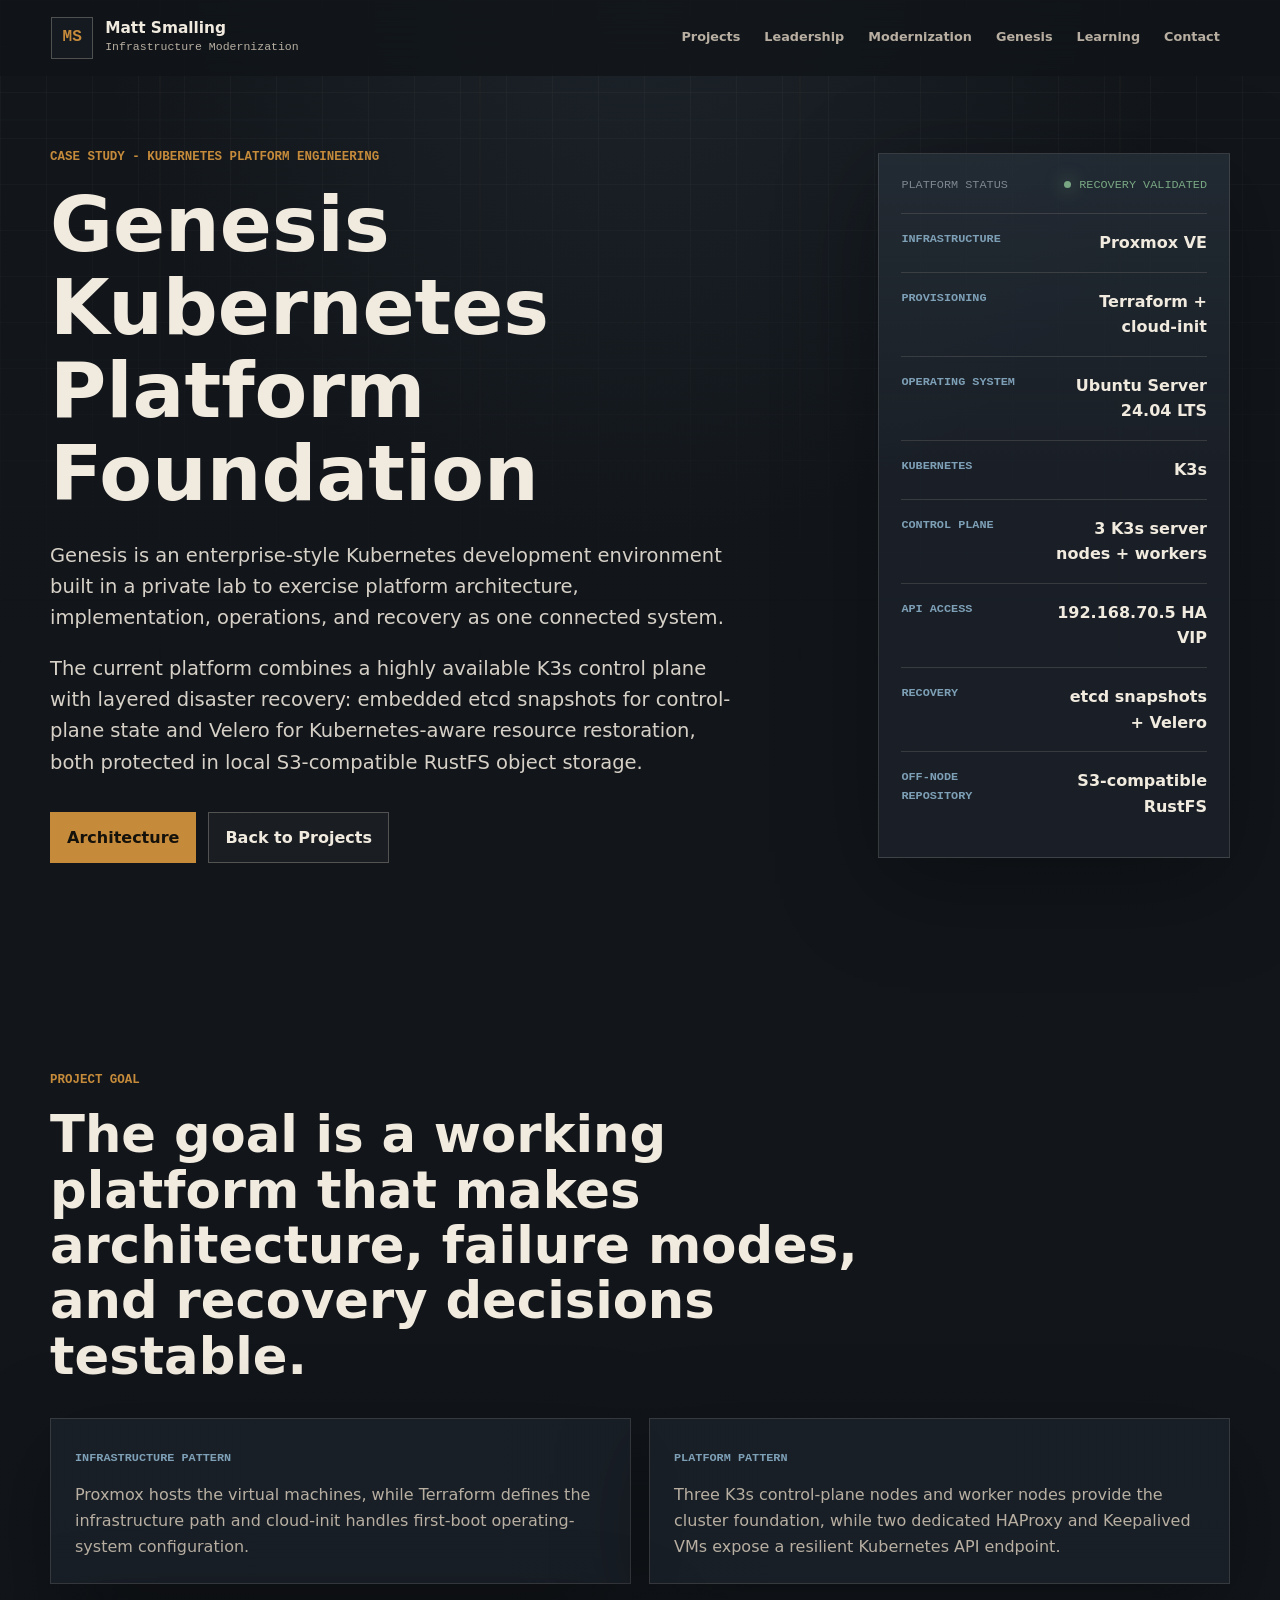
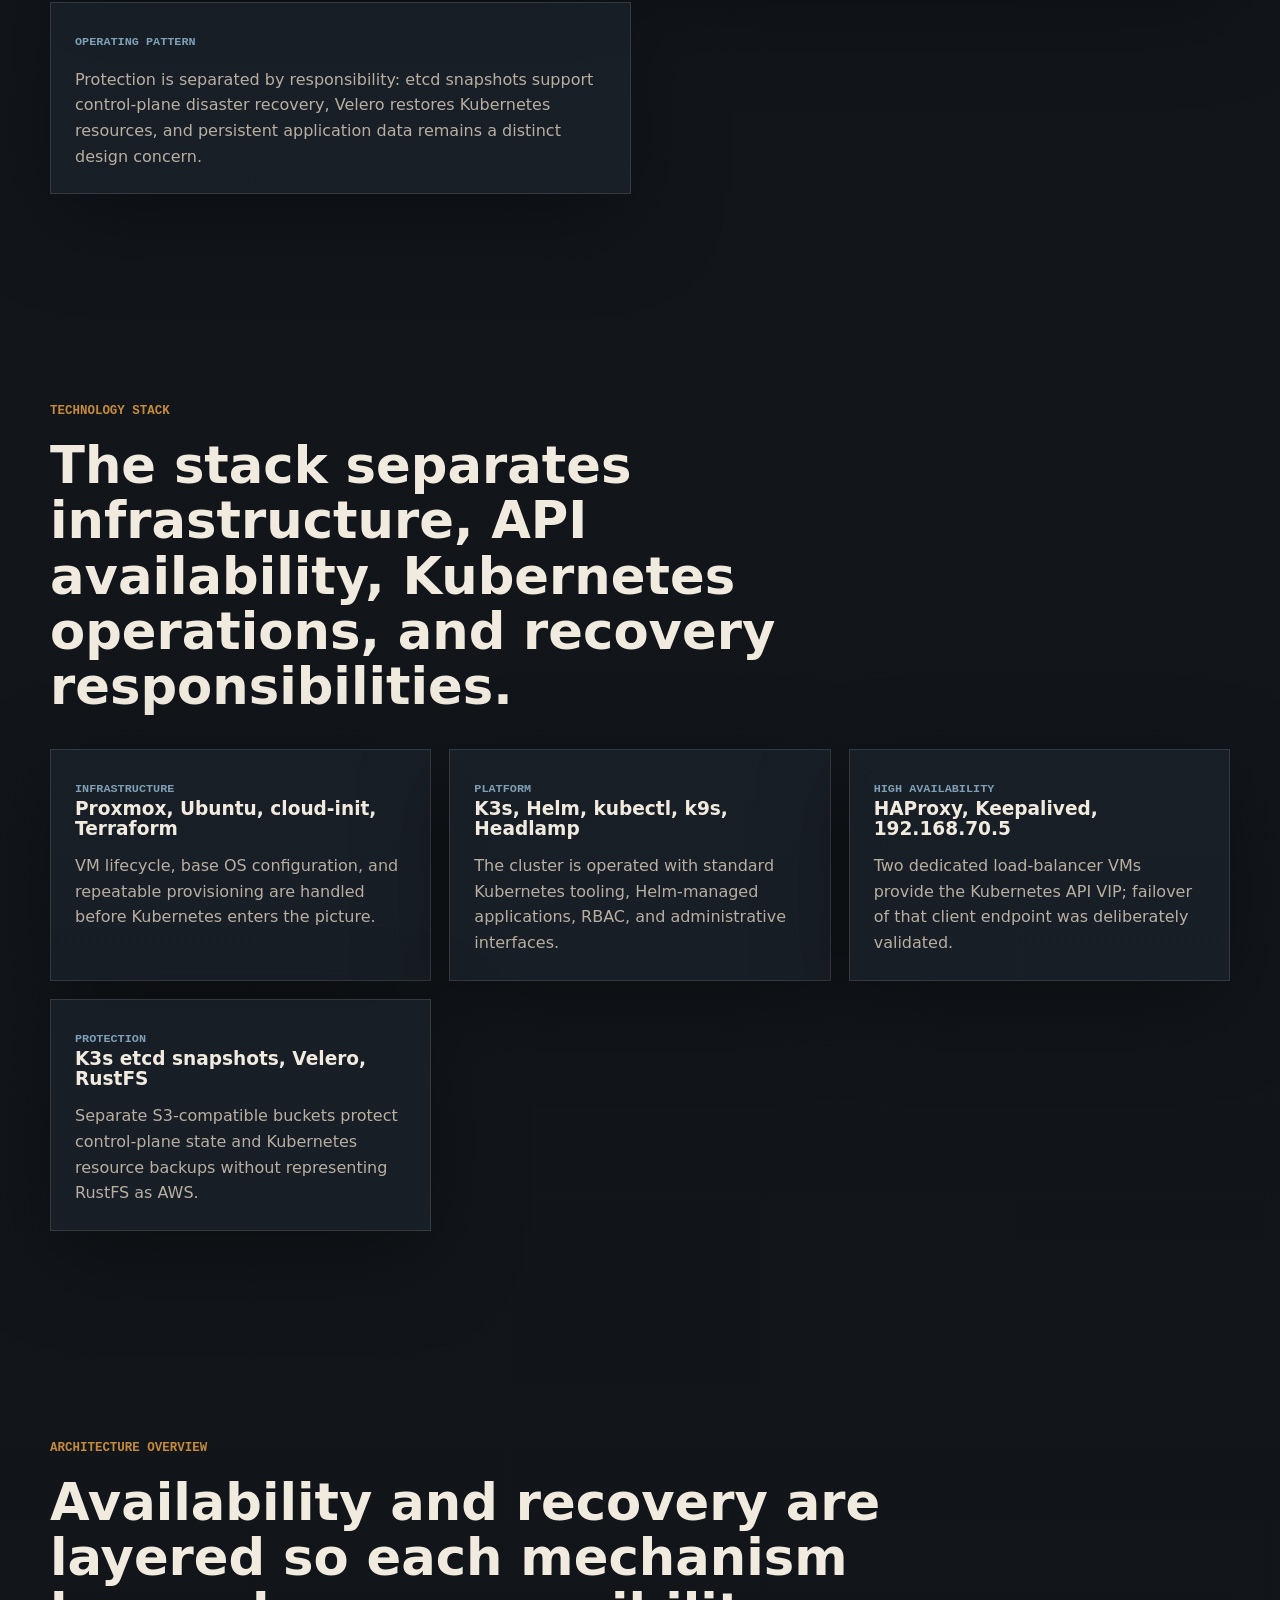
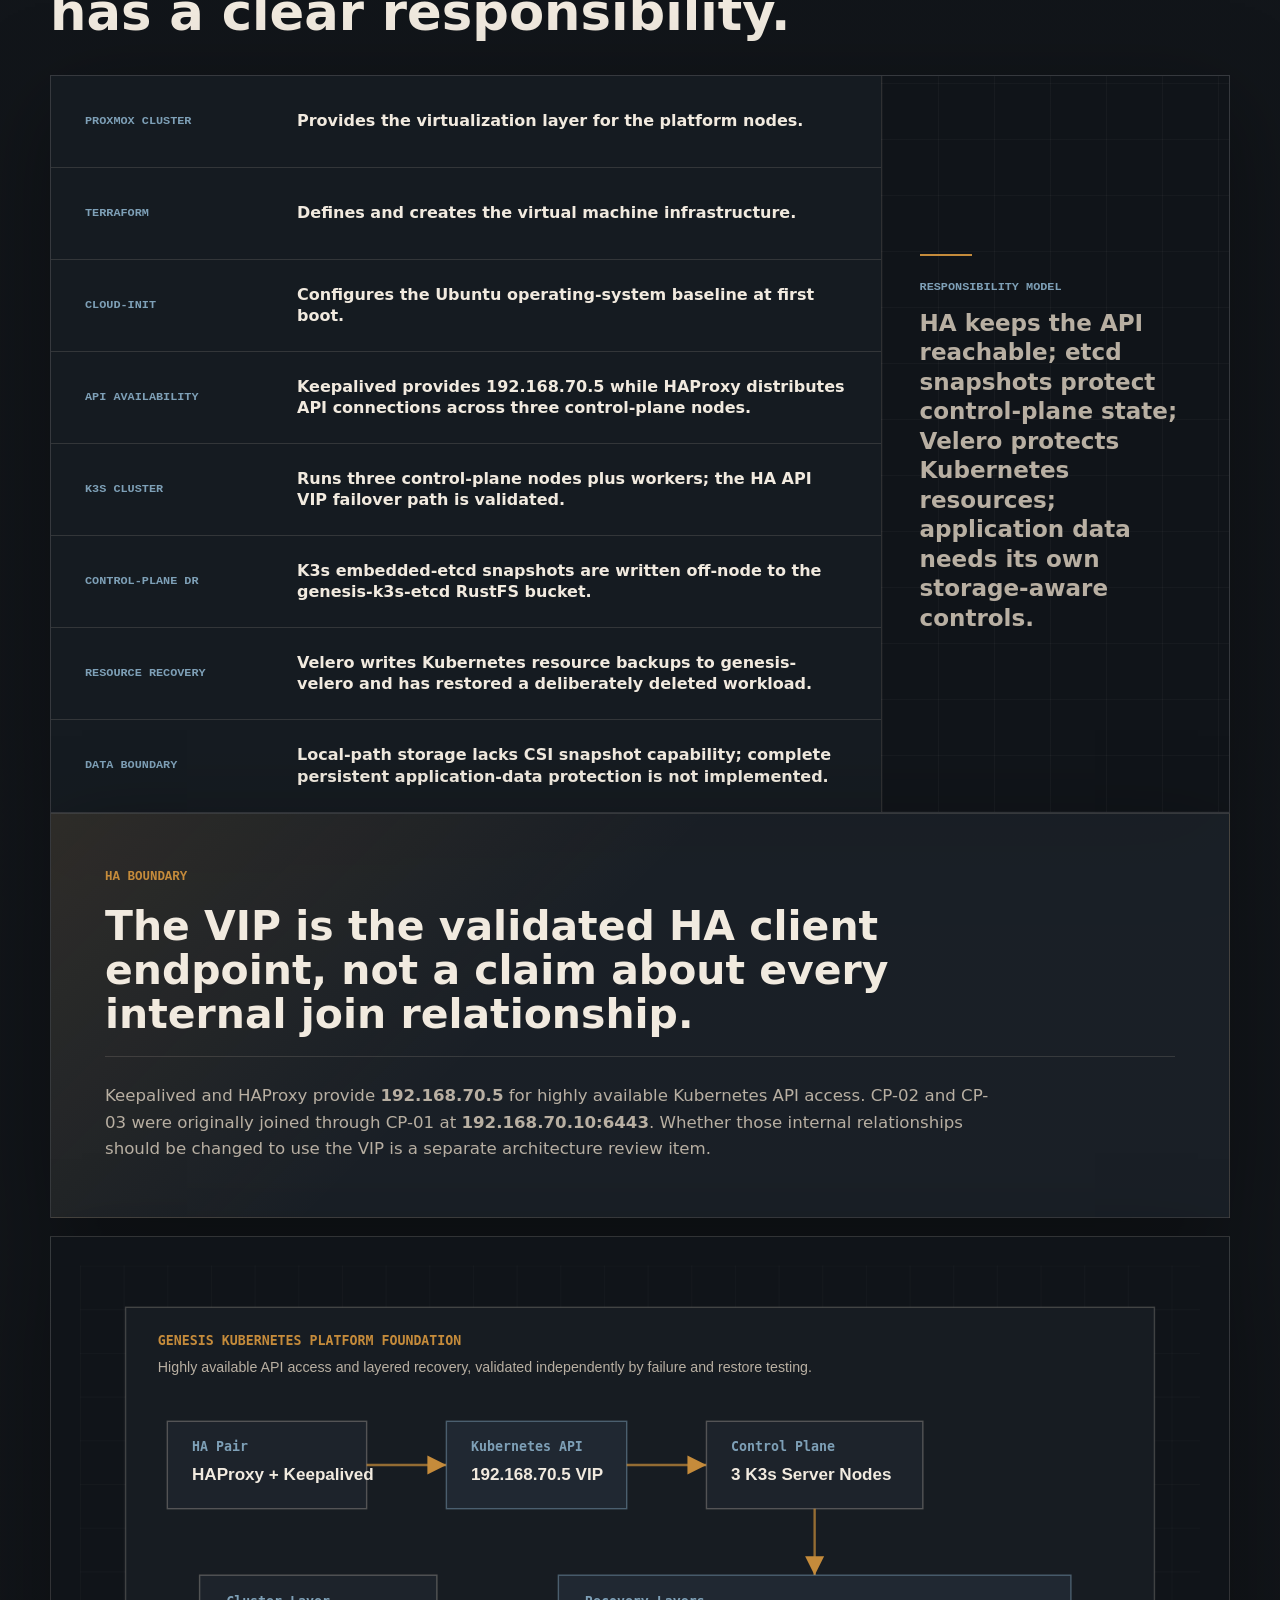
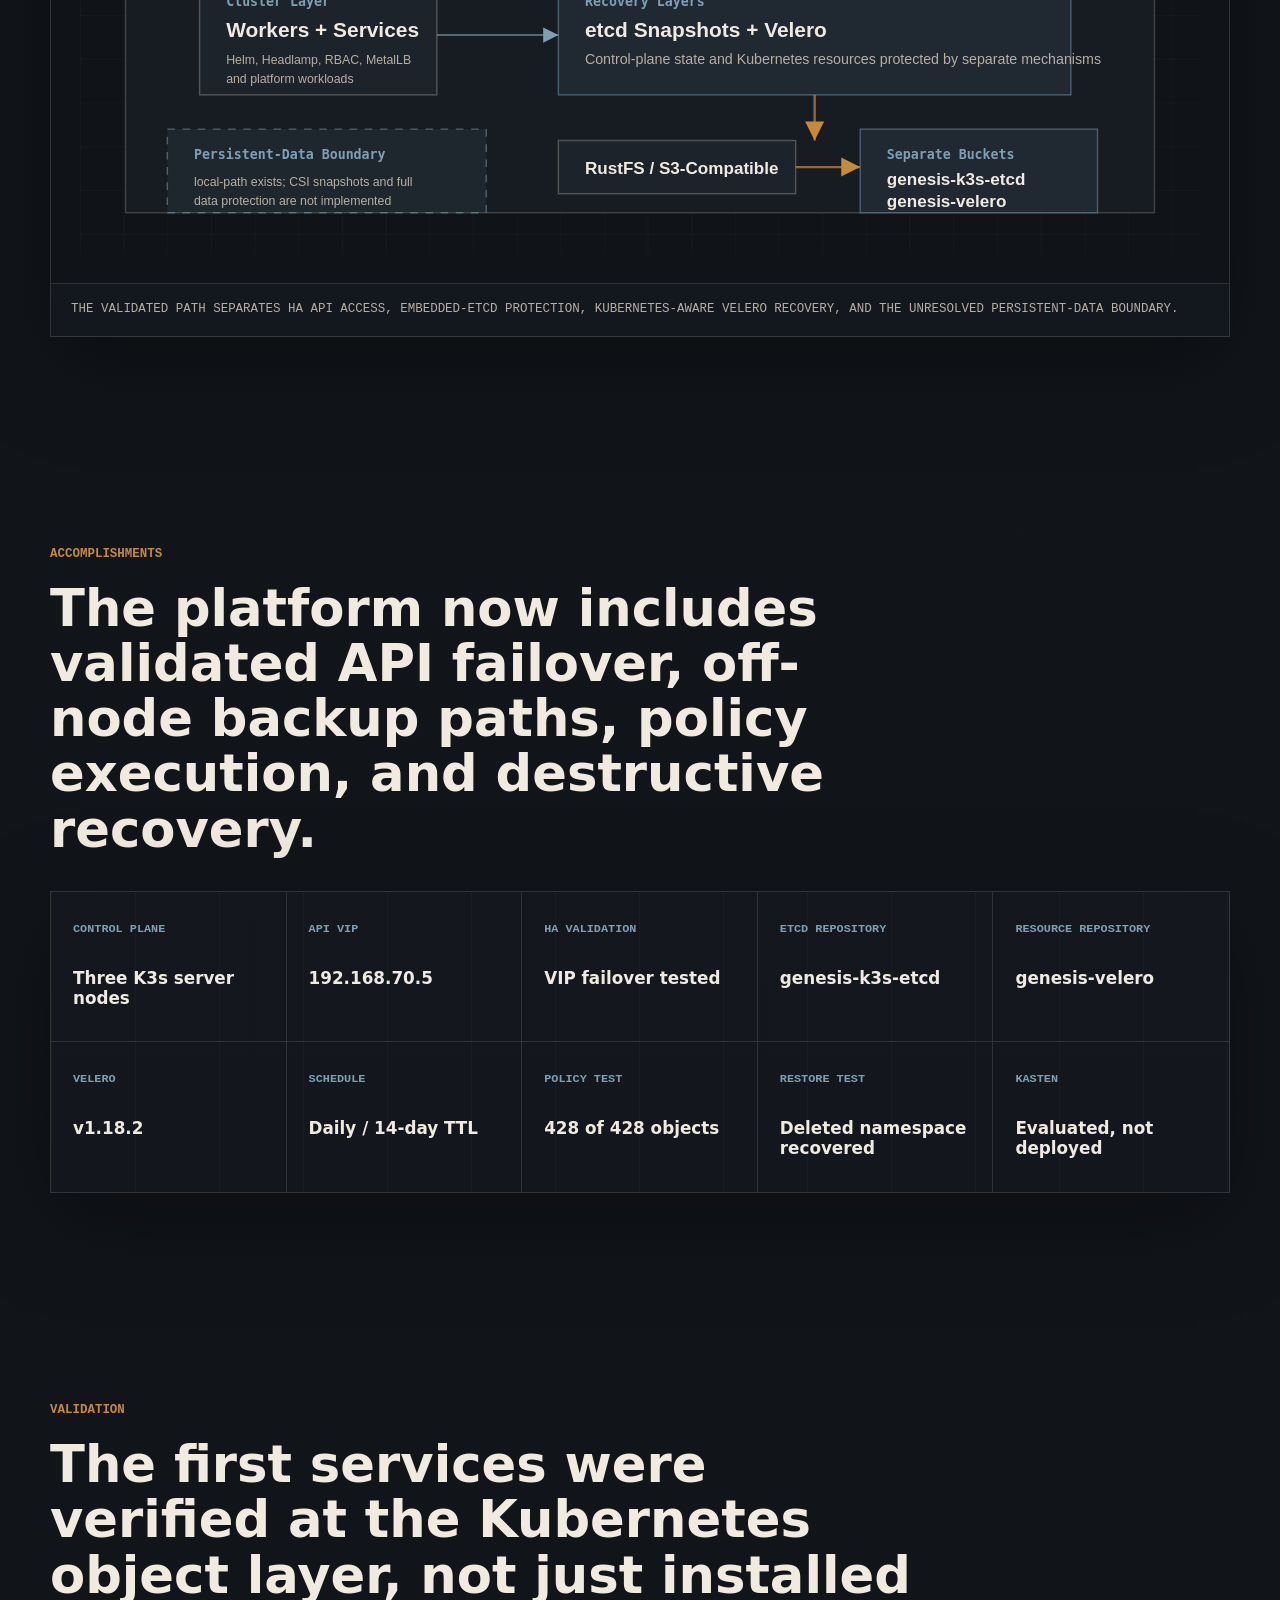
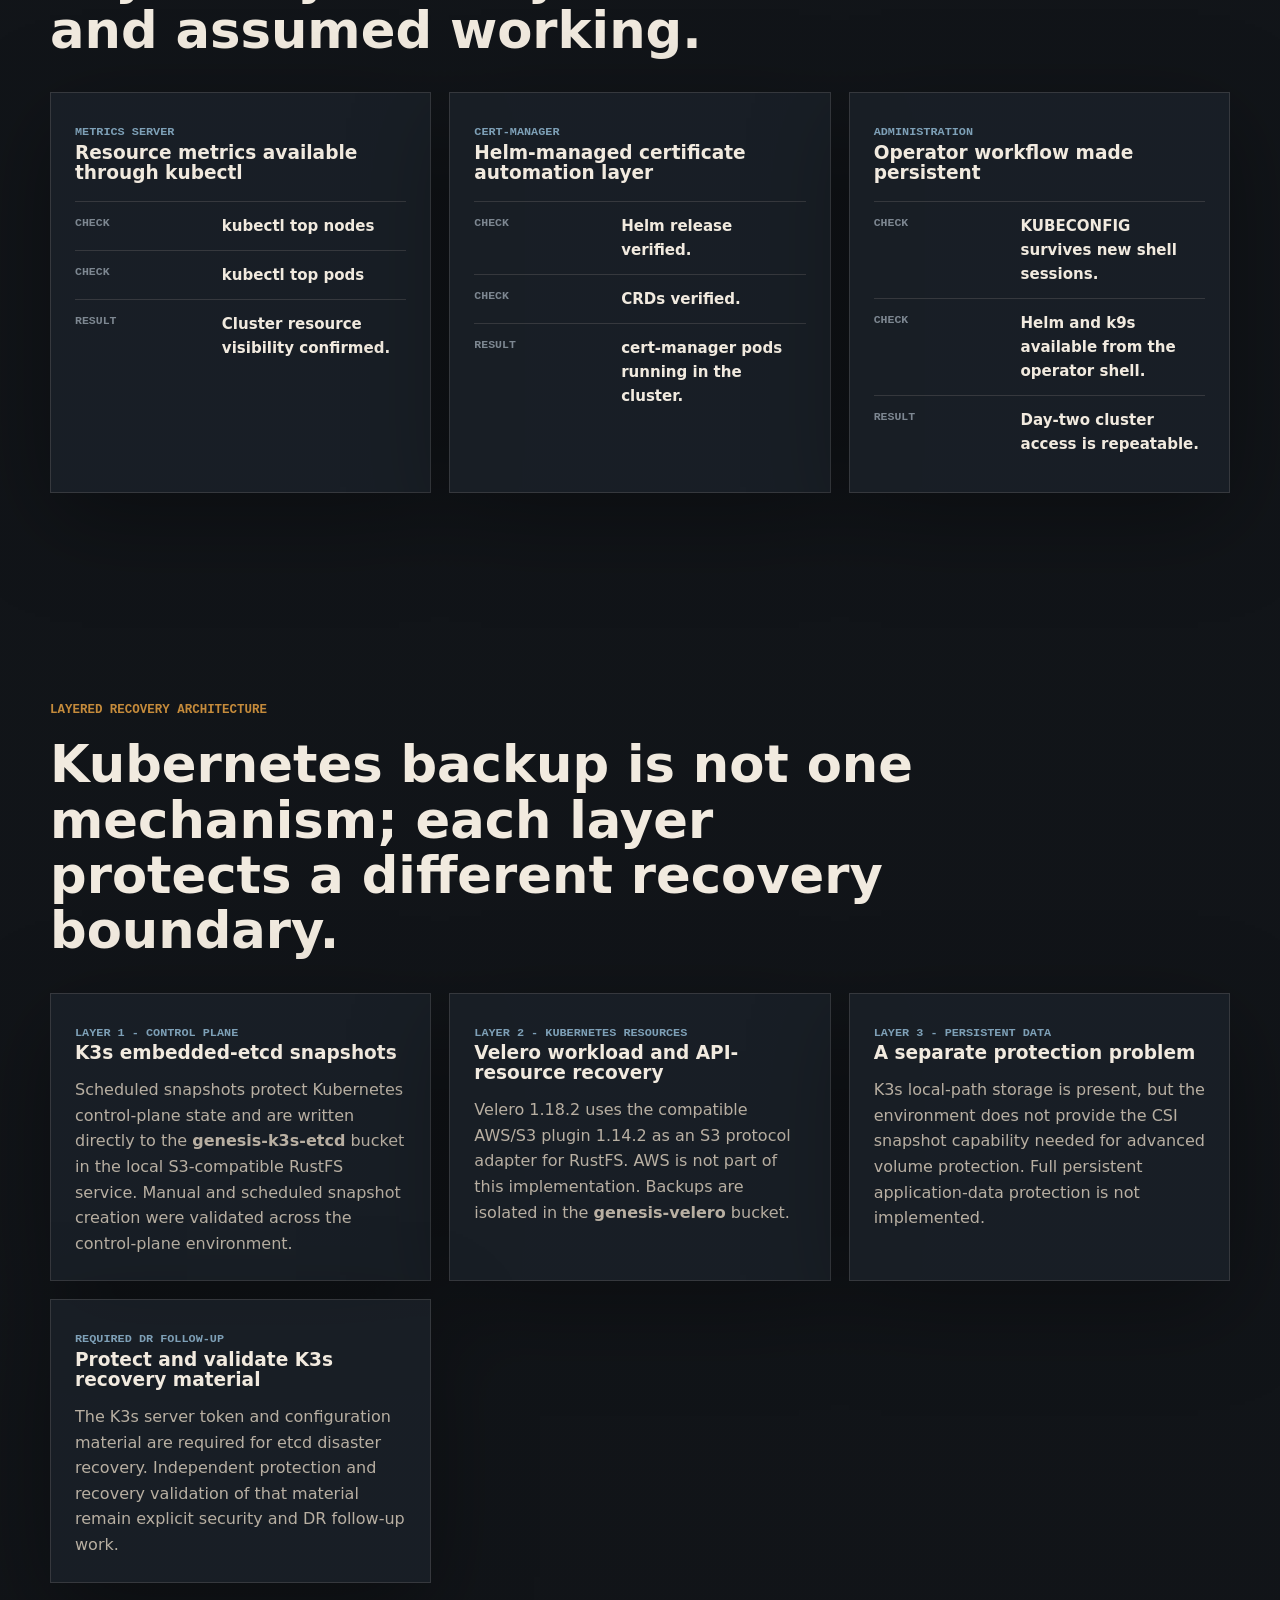
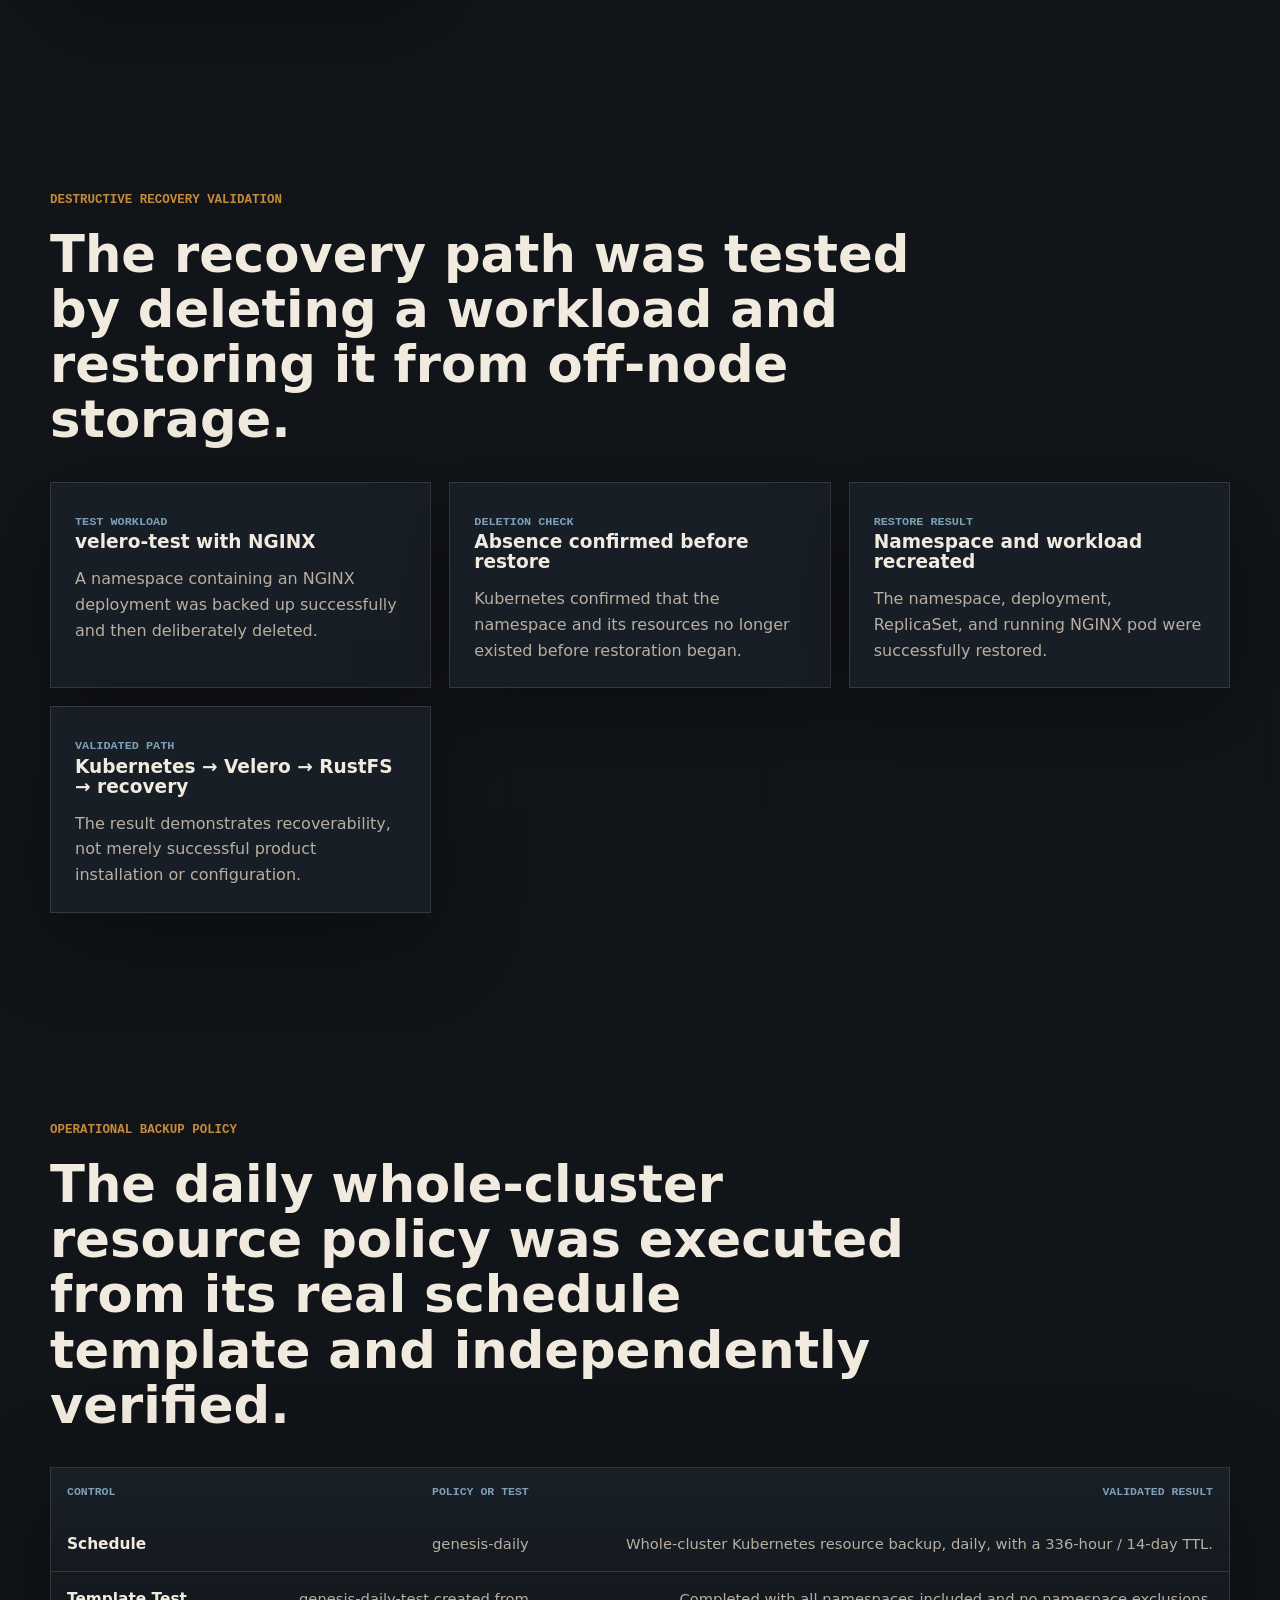
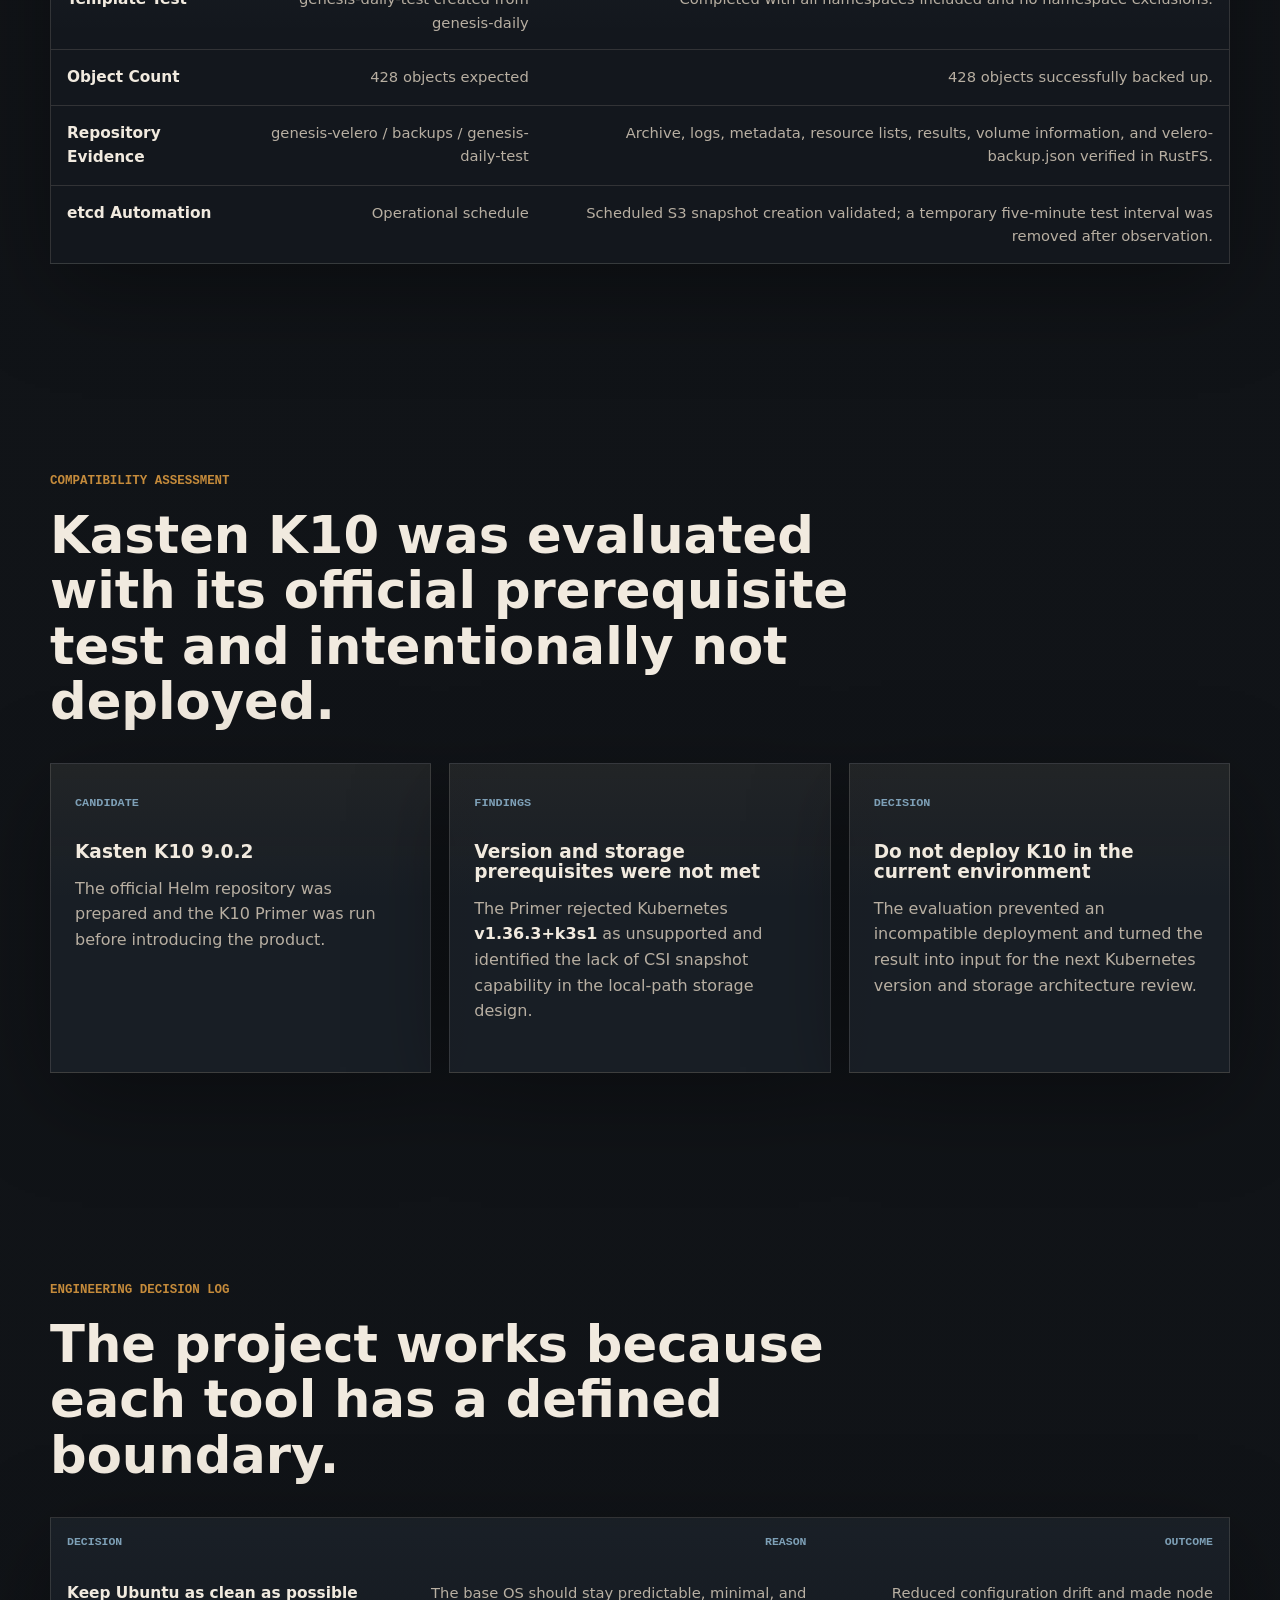
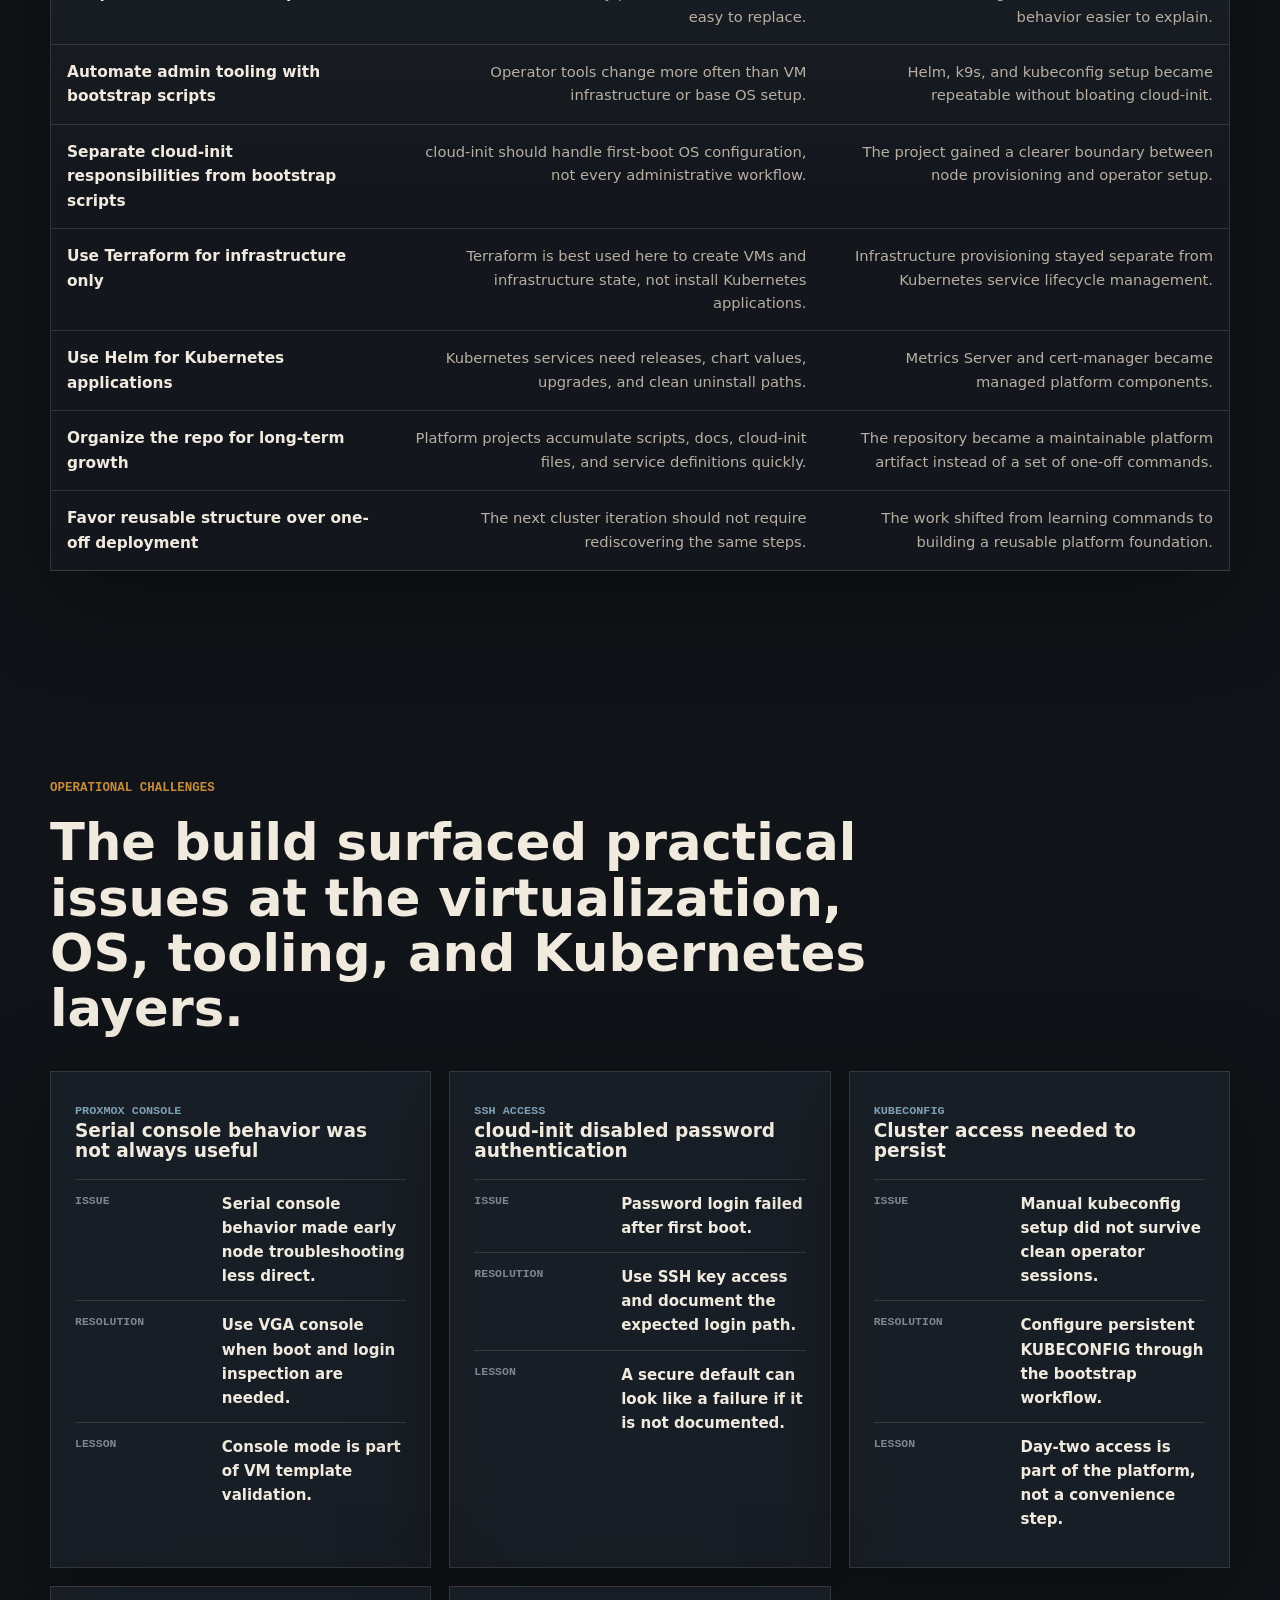
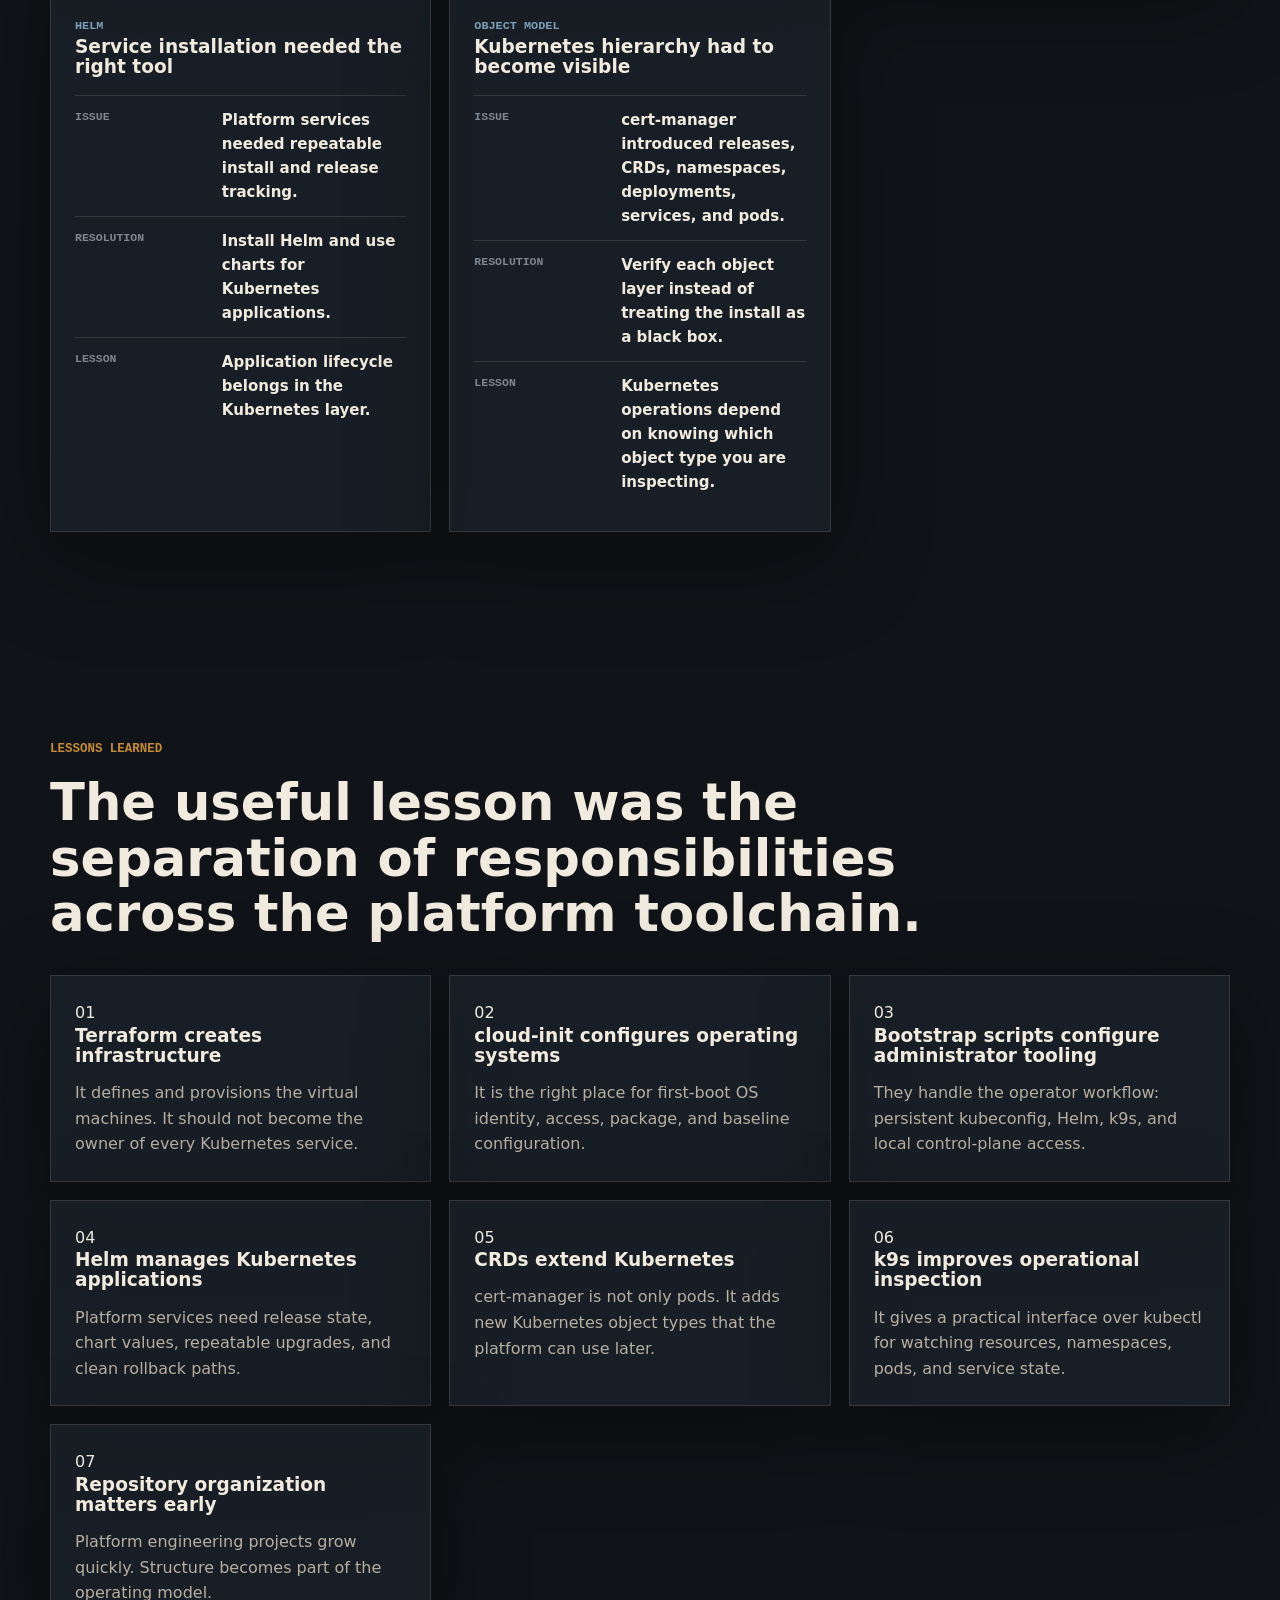
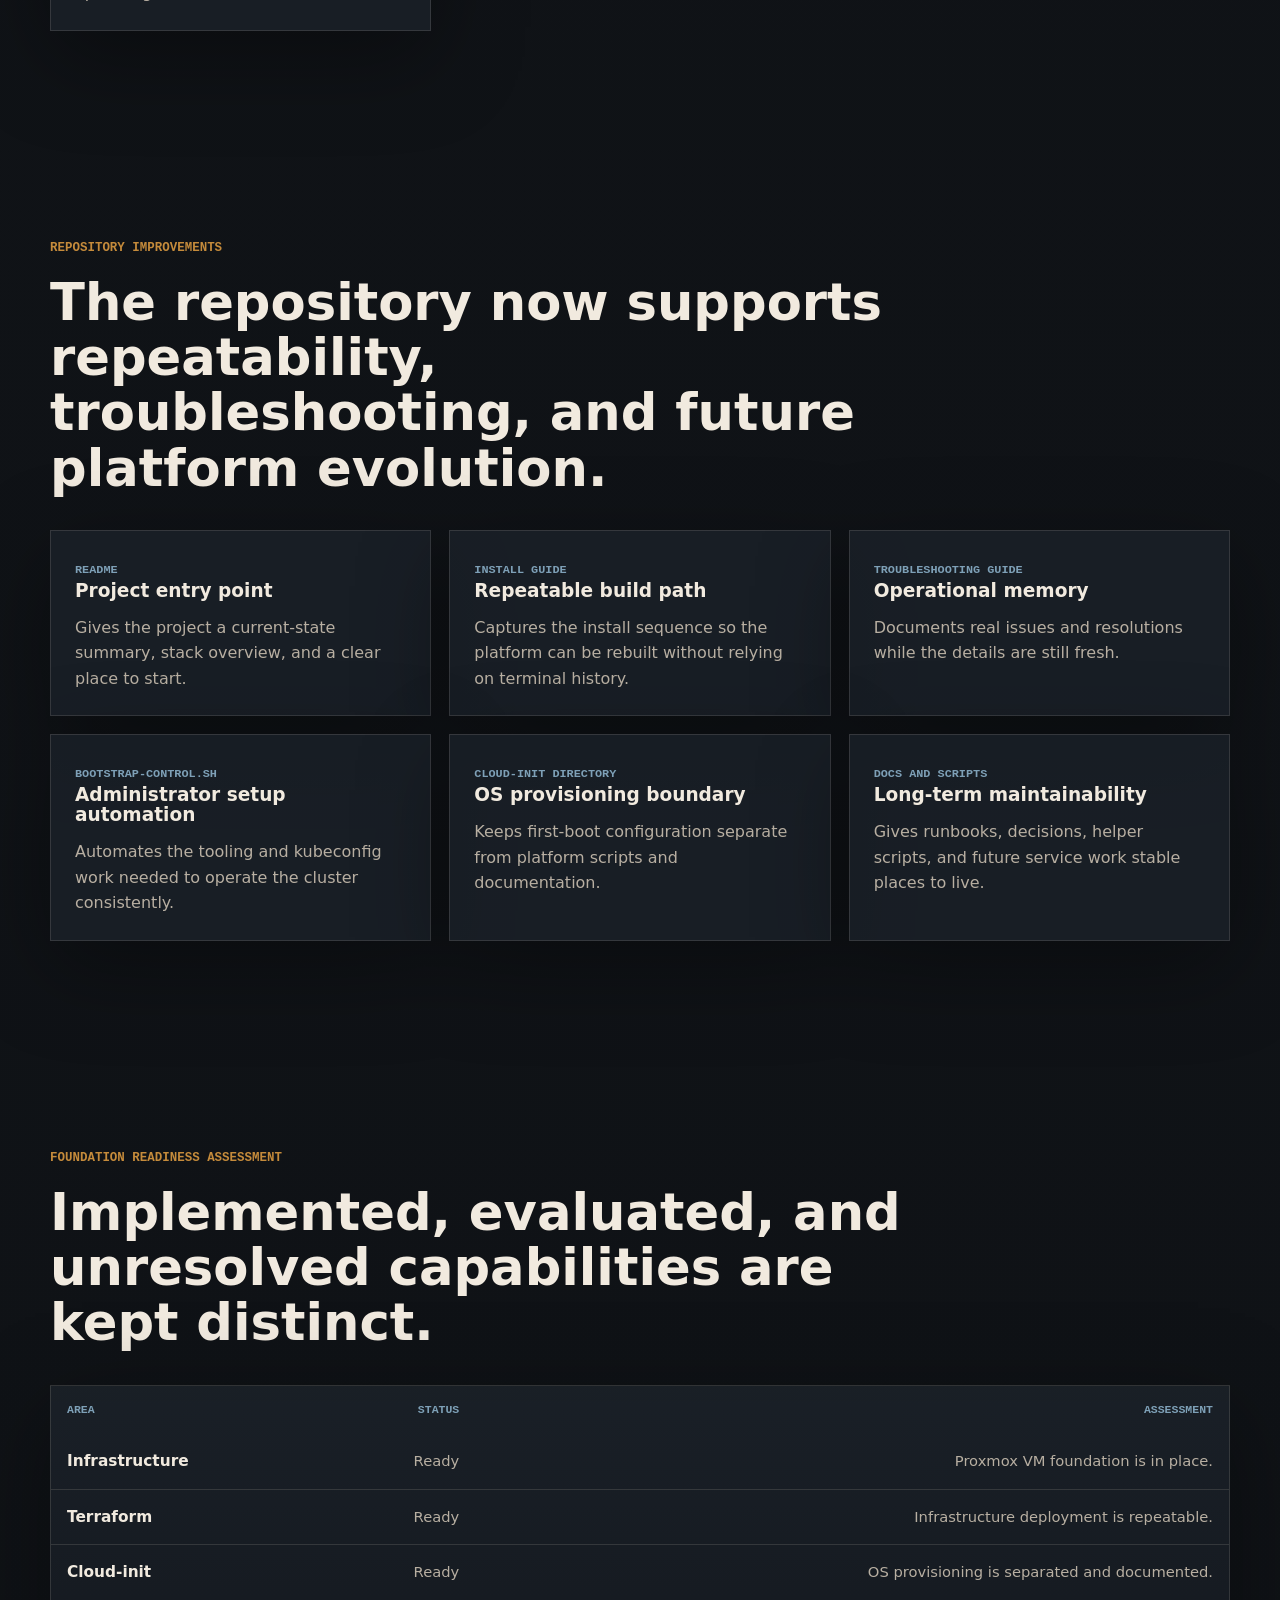
<file: projects/novalab-kubernetes-platform-foundation.html>
<!DOCTYPE html>
<html lang="en">
  <head>
    <meta charset="UTF-8" />
    <meta name="viewport" content="width=device-width, initial-scale=1.0" />
    <meta
      name="description"
            content="Genesis Kubernetes Platform Foundation case study: a highly available K3s platform with layered etcd and Kubernetes resource recovery, S3-compatible off-node backups, and destructive restore validation."
    />
    <title>Genesis Kubernetes Platform Foundation | Matt Smalling</title>
    <link rel="stylesheet" href="../src/styles.css" />
  </head>
  <body>
    <div class="site-grid" aria-hidden="true"></div>
    <header class="site-header" data-header>
      <a class="brand" href="../index.html#home" aria-label="Matt Smalling home">
        <span class="brand-mark">MS</span>
        <span>
          <strong>Matt Smalling</strong>
          <small>Infrastructure Modernization</small>
        </span>
      </a>

      <button class="nav-toggle" type="button" data-nav-toggle aria-label="Open navigation">
        <span></span>
        <span></span>
      </button>

      <nav class="site-nav" data-nav>
        <a href="../index.html#projects">Projects</a>
        <a href="../index.html#leadership">Leadership</a>
        <a href="../index.html#philosophy">Modernization</a>
        <a href="../index.html#novalab-status">Genesis</a>
        <a href="../index.html#learning">Learning</a>
        <a href="../index.html#contact">Contact</a>
      </nav>
    </header>

    <main>
      <section class="section case-hero">
        <div class="case-hero-copy reveal">
          <p class="eyebrow">Case Study - Kubernetes Platform Engineering</p>
          <h1>Genesis Kubernetes Platform Foundation</h1>
          <p class="hero-lede">
            Genesis is an enterprise-style Kubernetes development environment built in a private lab to exercise
            platform architecture, implementation, operations, and recovery as one connected system.
          </p>
          <p class="hero-lede">
            The current platform combines a highly available K3s control plane with layered disaster recovery: embedded
            etcd snapshots for control-plane state and Velero for Kubernetes-aware resource restoration, both protected
            in local S3-compatible RustFS object storage.
          </p>
          <div class="hero-actions">
            <a class="button primary" href="#architecture">Architecture</a>
            <a class="button secondary" href="../index.html#projects">Back to Projects</a>
          </div>
        </div>

        <div class="case-spec-panel reveal" aria-label="Genesis Kubernetes platform baseline">
          <div class="panel-topline">
            <span>Platform Status</span>
            <span class="status-dot">Recovery Validated</span>
          </div>
          <ul>
            <li><span>Infrastructure</span><strong>Proxmox VE</strong></li>
            <li><span>Provisioning</span><strong>Terraform + cloud-init</strong></li>
            <li><span>Operating System</span><strong>Ubuntu Server 24.04 LTS</strong></li>
            <li><span>Kubernetes</span><strong>K3s</strong></li>
            <li><span>Control Plane</span><strong>3 K3s server nodes + workers</strong></li>
            <li><span>API Access</span><strong>192.168.70.5 HA VIP</strong></li>
            <li><span>Recovery</span><strong>etcd snapshots + Velero</strong></li>
            <li><span>Off-node Repository</span><strong>S3-compatible RustFS</strong></li>
          </ul>
        </div>
      </section>

      <section class="section">
        <div class="section-heading reveal">
          <p class="eyebrow">Project Goal</p>
          <h2>The goal is a working platform that makes architecture, failure modes, and recovery decisions testable.</h2>
        </div>
        <div class="case-summary-grid">
          <article class="case-summary reveal">
            <span>Infrastructure Pattern</span>
            <p>
              Proxmox hosts the virtual machines, while Terraform defines the infrastructure path and cloud-init handles
              first-boot operating-system configuration.
            </p>
          </article>
          <article class="case-summary reveal">
            <span>Platform Pattern</span>
            <p>
              Three K3s control-plane nodes and worker nodes provide the cluster foundation, while two dedicated
              HAProxy and Keepalived VMs expose a resilient Kubernetes API endpoint.
            </p>
          </article>
          <article class="case-summary reveal">
            <span>Operating Pattern</span>
            <p>
              Protection is separated by responsibility: etcd snapshots support control-plane disaster recovery,
              Velero restores Kubernetes resources, and persistent application data remains a distinct design concern.
            </p>
          </article>
        </div>
      </section>

      <section class="section">
        <div class="section-heading reveal">
          <p class="eyebrow">Technology Stack</p>
          <h2>The stack separates infrastructure, API availability, Kubernetes operations, and recovery responsibilities.</h2>
        </div>
        <div class="case-detail-grid">
          <article class="case-detail reveal">
            <span>Infrastructure</span>
            <h3>Proxmox, Ubuntu, cloud-init, Terraform</h3>
            <p>VM lifecycle, base OS configuration, and repeatable provisioning are handled before Kubernetes enters the picture.</p>
          </article>
          <article class="case-detail reveal">
            <span>Platform</span>
            <h3>K3s, Helm, kubectl, k9s, Headlamp</h3>
            <p>The cluster is operated with standard Kubernetes tooling, Helm-managed applications, RBAC, and administrative interfaces.</p>
          </article>
          <article class="case-detail reveal">
            <span>High Availability</span>
            <h3>HAProxy, Keepalived, 192.168.70.5</h3>
            <p>Two dedicated load-balancer VMs provide the Kubernetes API VIP; failover of that client endpoint was deliberately validated.</p>
          </article>
          <article class="case-detail reveal">
            <span>Protection</span>
            <h3>K3s etcd snapshots, Velero, RustFS</h3>
            <p>Separate S3-compatible buckets protect control-plane state and Kubernetes resource backups without representing RustFS as AWS.</p>
          </article>
        </div>
      </section>

      <section class="section" id="architecture">
        <div class="section-heading reveal">
          <p class="eyebrow">Architecture Overview</p>
          <h2>Availability and recovery are layered so each mechanism has a clear responsibility.</h2>
        </div>
        <div class="case-architecture reveal">
          <div class="case-layer-map">
            <article><span>Proxmox Cluster</span><strong>Provides the virtualization layer for the platform nodes.</strong></article>
            <article><span>Terraform</span><strong>Defines and creates the virtual machine infrastructure.</strong></article>
            <article><span>cloud-init</span><strong>Configures the Ubuntu operating-system baseline at first boot.</strong></article>
            <article><span>API Availability</span><strong>Keepalived provides 192.168.70.5 while HAProxy distributes API connections across three control-plane nodes.</strong></article>
            <article><span>K3s Cluster</span><strong>Runs three control-plane nodes plus workers; the HA API VIP failover path is validated.</strong></article>
            <article><span>Control-plane DR</span><strong>K3s embedded-etcd snapshots are written off-node to the genesis-k3s-etcd RustFS bucket.</strong></article>
            <article><span>Resource Recovery</span><strong>Velero writes Kubernetes resource backups to genesis-velero and has restored a deliberately deleted workload.</strong></article>
            <article><span>Data Boundary</span><strong>Local-path storage lacks CSI snapshot capability; complete persistent application-data protection is not implemented.</strong></article>
          </div>
          <div class="case-diagram-slot" aria-label="Kubernetes platform responsibility model">
            <span>Responsibility Model</span>
            <strong>HA keeps the API reachable; etcd snapshots protect control-plane state; Velero protects Kubernetes resources; application data needs its own storage-aware controls.</strong>
          </div>
        </div>
        <div class="case-notes-callout reveal">
          <div class="case-notes-heading">
            <p class="eyebrow">HA Boundary</p>
            <h2>The VIP is the validated HA client endpoint, not a claim about every internal join relationship.</h2>
          </div>
          <div class="case-notes-copy">
            <p>
              Keepalived and HAProxy provide <strong>192.168.70.5</strong> for highly available Kubernetes API access.
              CP-02 and CP-03 were originally joined through CP-01 at <strong>192.168.70.10:6443</strong>. Whether those
              internal relationships should be changed to use the VIP is a separate architecture review item.
            </p>
          </div>
        </div>
        <figure class="case-figure reveal">
          <img src="../assets/kubernetes-platform-foundation.svg" alt="Genesis Kubernetes high-availability and layered recovery architecture diagram" />
          <figcaption>The validated path separates HA API access, embedded-etcd protection, Kubernetes-aware Velero recovery, and the unresolved persistent-data boundary.</figcaption>
        </figure>
      </section>

      <section class="section">
        <div class="section-heading reveal">
          <p class="eyebrow">Accomplishments</p>
          <h2>The platform now includes validated API failover, off-node backup paths, policy execution, and destructive recovery.</h2>
        </div>
        <div class="case-outcome-dashboard reveal" aria-label="Kubernetes platform accomplishments">
          <article><span>Control Plane</span><strong>Three K3s server nodes</strong></article>
          <article><span>API VIP</span><strong>192.168.70.5</strong></article>
          <article><span>HA Validation</span><strong>VIP failover tested</strong></article>
          <article><span>etcd Repository</span><strong>genesis-k3s-etcd</strong></article>
          <article><span>Resource Repository</span><strong>genesis-velero</strong></article>
          <article><span>Velero</span><strong>v1.18.2</strong></article>
          <article><span>Schedule</span><strong>Daily / 14-day TTL</strong></article>
          <article><span>Policy Test</span><strong>428 of 428 objects</strong></article>
          <article><span>Restore Test</span><strong>Deleted namespace recovered</strong></article>
          <article><span>Kasten</span><strong>Evaluated, not deployed</strong></article>
        </div>
      </section>

      <section class="section">
        <div class="section-heading reveal">
          <p class="eyebrow">Validation</p>
          <h2>The first services were verified at the Kubernetes object layer, not just installed and assumed working.</h2>
        </div>
        <div class="case-detail-grid">
          <article class="case-detail reveal">
            <span>Metrics Server</span>
            <h3>Resource metrics available through kubectl</h3>
            <ul class="case-metric-list">
              <li><span>Check</span><strong>kubectl top nodes</strong></li>
              <li><span>Check</span><strong>kubectl top pods</strong></li>
              <li><span>Result</span><strong>Cluster resource visibility confirmed.</strong></li>
            </ul>
          </article>
          <article class="case-detail reveal">
            <span>cert-manager</span>
            <h3>Helm-managed certificate automation layer</h3>
            <ul class="case-metric-list">
              <li><span>Check</span><strong>Helm release verified.</strong></li>
              <li><span>Check</span><strong>CRDs verified.</strong></li>
              <li><span>Result</span><strong>cert-manager pods running in the cluster.</strong></li>
            </ul>
          </article>
          <article class="case-detail reveal">
            <span>Administration</span>
            <h3>Operator workflow made persistent</h3>
            <ul class="case-metric-list">
              <li><span>Check</span><strong>KUBECONFIG survives new shell sessions.</strong></li>
              <li><span>Check</span><strong>Helm and k9s available from the operator shell.</strong></li>
              <li><span>Result</span><strong>Day-two cluster access is repeatable.</strong></li>
            </ul>
          </article>
        </div>
      </section>

      <section class="section">
        <div class="section-heading reveal">
          <p class="eyebrow">Layered Recovery Architecture</p>
          <h2>Kubernetes backup is not one mechanism; each layer protects a different recovery boundary.</h2>
        </div>
        <div class="case-detail-grid">
          <article class="case-detail reveal">
            <span>Layer 1 - Control Plane</span>
            <h3>K3s embedded-etcd snapshots</h3>
            <p>
              Scheduled snapshots protect Kubernetes control-plane state and are written directly to the
              <strong>genesis-k3s-etcd</strong> bucket in the local S3-compatible RustFS service. Manual and scheduled
              snapshot creation were validated across the control-plane environment.
            </p>
          </article>
          <article class="case-detail reveal">
            <span>Layer 2 - Kubernetes Resources</span>
            <h3>Velero workload and API-resource recovery</h3>
            <p>
              Velero 1.18.2 uses the compatible AWS/S3 plugin 1.14.2 as an S3 protocol adapter for RustFS. AWS is not
              part of this implementation. Backups are isolated in the <strong>genesis-velero</strong> bucket.
            </p>
          </article>
          <article class="case-detail reveal">
            <span>Layer 3 - Persistent Data</span>
            <h3>A separate protection problem</h3>
            <p>
              K3s local-path storage is present, but the environment does not provide the CSI snapshot capability
              needed for advanced volume protection. Full persistent application-data protection is not implemented.
            </p>
          </article>
          <article class="case-detail reveal">
            <span>Required DR Follow-up</span>
            <h3>Protect and validate K3s recovery material</h3>
            <p>
              The K3s server token and configuration material are required for etcd disaster recovery. Independent
              protection and recovery validation of that material remain explicit security and DR follow-up work.
            </p>
          </article>
        </div>
      </section>

      <section class="section">
        <div class="section-heading reveal">
          <p class="eyebrow">Destructive Recovery Validation</p>
          <h2>The recovery path was tested by deleting a workload and restoring it from off-node storage.</h2>
        </div>
        <div class="case-detail-grid">
          <article class="case-detail reveal">
            <span>Test Workload</span>
            <h3>velero-test with NGINX</h3>
            <p>A namespace containing an NGINX deployment was backed up successfully and then deliberately deleted.</p>
          </article>
          <article class="case-detail reveal">
            <span>Deletion Check</span>
            <h3>Absence confirmed before restore</h3>
            <p>Kubernetes confirmed that the namespace and its resources no longer existed before restoration began.</p>
          </article>
          <article class="case-detail reveal">
            <span>Restore Result</span>
            <h3>Namespace and workload recreated</h3>
            <p>The namespace, deployment, ReplicaSet, and running NGINX pod were successfully restored.</p>
          </article>
          <article class="case-detail reveal">
            <span>Validated Path</span>
            <h3>Kubernetes → Velero → RustFS → recovery</h3>
            <p>The result demonstrates recoverability, not merely successful product installation or configuration.</p>
          </article>
        </div>
      </section>

      <section class="section">
        <div class="section-heading reveal">
          <p class="eyebrow">Operational Backup Policy</p>
          <h2>The daily whole-cluster resource policy was executed from its real schedule template and independently verified.</h2>
        </div>
        <div class="case-table-panel reveal">
          <table class="case-benchmark-table">
            <thead>
              <tr><th scope="col">Control</th><th scope="col">Policy or Test</th><th scope="col">Validated Result</th></tr>
            </thead>
            <tbody>
              <tr><th scope="row">Schedule</th><td>genesis-daily</td><td>Whole-cluster Kubernetes resource backup, daily, with a 336-hour / 14-day TTL.</td></tr>
              <tr><th scope="row">Template Test</th><td>genesis-daily-test created from genesis-daily</td><td>Completed with all namespaces included and no namespace exclusions.</td></tr>
              <tr><th scope="row">Object Count</th><td>428 objects expected</td><td>428 objects successfully backed up.</td></tr>
              <tr><th scope="row">Repository Evidence</th><td>genesis-velero / backups / genesis-daily-test</td><td>Archive, logs, metadata, resource lists, results, volume information, and velero-backup.json verified in RustFS.</td></tr>
              <tr><th scope="row">etcd Automation</th><td>Operational schedule</td><td>Scheduled S3 snapshot creation validated; a temporary five-minute test interval was removed after observation.</td></tr>
            </tbody>
          </table>
        </div>
      </section>

      <section class="section">
        <div class="section-heading reveal">
          <p class="eyebrow">Compatibility Assessment</p>
          <h2>Kasten K10 was evaluated with its official prerequisite test and intentionally not deployed.</h2>
        </div>
        <div class="case-decision-grid">
          <article class="case-decision reveal">
            <span>Candidate</span>
            <h3>Kasten K10 9.0.2</h3>
            <p>The official Helm repository was prepared and the K10 Primer was run before introducing the product.</p>
          </article>
          <article class="case-decision reveal">
            <span>Findings</span>
            <h3>Version and storage prerequisites were not met</h3>
            <p>The Primer rejected Kubernetes <strong>v1.36.3+k3s1</strong> as unsupported and identified the lack of CSI snapshot capability in the local-path storage design.</p>
          </article>
          <article class="case-decision reveal">
            <span>Decision</span>
            <h3>Do not deploy K10 in the current environment</h3>
            <p>The evaluation prevented an incompatible deployment and turned the result into input for the next Kubernetes version and storage architecture review.</p>
          </article>
        </div>
      </section>

      <section class="section">
        <div class="section-heading reveal">
          <p class="eyebrow">Engineering Decision Log</p>
          <h2>The project works because each tool has a defined boundary.</h2>
        </div>
        <div class="case-table-panel reveal">
          <table class="case-benchmark-table">
            <thead>
              <tr>
                <th scope="col">Decision</th>
                <th scope="col">Reason</th>
                <th scope="col">Outcome</th>
              </tr>
            </thead>
            <tbody>
              <tr>
                <th scope="row">Keep Ubuntu as clean as possible</th>
                <td>The base OS should stay predictable, minimal, and easy to replace.</td>
                <td>Reduced configuration drift and made node behavior easier to explain.</td>
              </tr>
              <tr>
                <th scope="row">Automate admin tooling with bootstrap scripts</th>
                <td>Operator tools change more often than VM infrastructure or base OS setup.</td>
                <td>Helm, k9s, and kubeconfig setup became repeatable without bloating cloud-init.</td>
              </tr>
              <tr>
                <th scope="row">Separate cloud-init responsibilities from bootstrap scripts</th>
                <td>cloud-init should handle first-boot OS configuration, not every administrative workflow.</td>
                <td>The project gained a clearer boundary between node provisioning and operator setup.</td>
              </tr>
              <tr>
                <th scope="row">Use Terraform for infrastructure only</th>
                <td>Terraform is best used here to create VMs and infrastructure state, not install Kubernetes applications.</td>
                <td>Infrastructure provisioning stayed separate from Kubernetes service lifecycle management.</td>
              </tr>
              <tr>
                <th scope="row">Use Helm for Kubernetes applications</th>
                <td>Kubernetes services need releases, chart values, upgrades, and clean uninstall paths.</td>
                <td>Metrics Server and cert-manager became managed platform components.</td>
              </tr>
              <tr>
                <th scope="row">Organize the repo for long-term growth</th>
                <td>Platform projects accumulate scripts, docs, cloud-init files, and service definitions quickly.</td>
                <td>The repository became a maintainable platform artifact instead of a set of one-off commands.</td>
              </tr>
              <tr>
                <th scope="row">Favor reusable structure over one-off deployment</th>
                <td>The next cluster iteration should not require rediscovering the same steps.</td>
                <td>The work shifted from learning commands to building a reusable platform foundation.</td>
              </tr>
            </tbody>
          </table>
        </div>
      </section>

      <section class="section">
        <div class="section-heading reveal">
          <p class="eyebrow">Operational Challenges</p>
          <h2>The build surfaced practical issues at the virtualization, OS, tooling, and Kubernetes layers.</h2>
        </div>
        <div class="case-detail-grid">
          <article class="case-detail reveal">
            <span>Proxmox Console</span>
            <h3>Serial console behavior was not always useful</h3>
            <ul class="case-metric-list">
              <li><span>Issue</span><strong>Serial console behavior made early node troubleshooting less direct.</strong></li>
              <li><span>Resolution</span><strong>Use VGA console when boot and login inspection are needed.</strong></li>
              <li><span>Lesson</span><strong>Console mode is part of VM template validation.</strong></li>
            </ul>
          </article>
          <article class="case-detail reveal">
            <span>SSH Access</span>
            <h3>cloud-init disabled password authentication</h3>
            <ul class="case-metric-list">
              <li><span>Issue</span><strong>Password login failed after first boot.</strong></li>
              <li><span>Resolution</span><strong>Use SSH key access and document the expected login path.</strong></li>
              <li><span>Lesson</span><strong>A secure default can look like a failure if it is not documented.</strong></li>
            </ul>
          </article>
          <article class="case-detail reveal">
            <span>KUBECONFIG</span>
            <h3>Cluster access needed to persist</h3>
            <ul class="case-metric-list">
              <li><span>Issue</span><strong>Manual kubeconfig setup did not survive clean operator sessions.</strong></li>
              <li><span>Resolution</span><strong>Configure persistent KUBECONFIG through the bootstrap workflow.</strong></li>
              <li><span>Lesson</span><strong>Day-two access is part of the platform, not a convenience step.</strong></li>
            </ul>
          </article>
          <article class="case-detail reveal">
            <span>Helm</span>
            <h3>Service installation needed the right tool</h3>
            <ul class="case-metric-list">
              <li><span>Issue</span><strong>Platform services needed repeatable install and release tracking.</strong></li>
              <li><span>Resolution</span><strong>Install Helm and use charts for Kubernetes applications.</strong></li>
              <li><span>Lesson</span><strong>Application lifecycle belongs in the Kubernetes layer.</strong></li>
            </ul>
          </article>
          <article class="case-detail reveal">
            <span>Object Model</span>
            <h3>Kubernetes hierarchy had to become visible</h3>
            <ul class="case-metric-list">
              <li><span>Issue</span><strong>cert-manager introduced releases, CRDs, namespaces, deployments, services, and pods.</strong></li>
              <li><span>Resolution</span><strong>Verify each object layer instead of treating the install as a black box.</strong></li>
              <li><span>Lesson</span><strong>Kubernetes operations depend on knowing which object type you are inspecting.</strong></li>
            </ul>
          </article>
        </div>
      </section>

      <section class="section">
        <div class="section-heading reveal">
          <p class="eyebrow">Lessons Learned</p>
          <h2>The useful lesson was the separation of responsibilities across the platform toolchain.</h2>
        </div>
        <div class="case-value-grid">
          <article class="case-value reveal">
            <span>01</span>
            <h3>Terraform creates infrastructure</h3>
            <p>It defines and provisions the virtual machines. It should not become the owner of every Kubernetes service.</p>
          </article>
          <article class="case-value reveal">
            <span>02</span>
            <h3>cloud-init configures operating systems</h3>
            <p>It is the right place for first-boot OS identity, access, package, and baseline configuration.</p>
          </article>
          <article class="case-value reveal">
            <span>03</span>
            <h3>Bootstrap scripts configure administrator tooling</h3>
            <p>They handle the operator workflow: persistent kubeconfig, Helm, k9s, and local control-plane access.</p>
          </article>
          <article class="case-value reveal">
            <span>04</span>
            <h3>Helm manages Kubernetes applications</h3>
            <p>Platform services need release state, chart values, repeatable upgrades, and clean rollback paths.</p>
          </article>
          <article class="case-value reveal">
            <span>05</span>
            <h3>CRDs extend Kubernetes</h3>
            <p>cert-manager is not only pods. It adds new Kubernetes object types that the platform can use later.</p>
          </article>
          <article class="case-value reveal">
            <span>06</span>
            <h3>k9s improves operational inspection</h3>
            <p>It gives a practical interface over kubectl for watching resources, namespaces, pods, and service state.</p>
          </article>
          <article class="case-value reveal">
            <span>07</span>
            <h3>Repository organization matters early</h3>
            <p>Platform engineering projects grow quickly. Structure becomes part of the operating model.</p>
          </article>
        </div>
      </section>

      <section class="section">
        <div class="section-heading reveal">
          <p class="eyebrow">Repository Improvements</p>
          <h2>The repository now supports repeatability, troubleshooting, and future platform evolution.</h2>
        </div>
        <div class="case-detail-grid">
          <article class="case-detail reveal">
            <span>README</span>
            <h3>Project entry point</h3>
            <p>Gives the project a current-state summary, stack overview, and a clear place to start.</p>
          </article>
          <article class="case-detail reveal">
            <span>INSTALL Guide</span>
            <h3>Repeatable build path</h3>
            <p>Captures the install sequence so the platform can be rebuilt without relying on terminal history.</p>
          </article>
          <article class="case-detail reveal">
            <span>TROUBLESHOOTING Guide</span>
            <h3>Operational memory</h3>
            <p>Documents real issues and resolutions while the details are still fresh.</p>
          </article>
          <article class="case-detail reveal">
            <span>bootstrap-control.sh</span>
            <h3>Administrator setup automation</h3>
            <p>Automates the tooling and kubeconfig work needed to operate the cluster consistently.</p>
          </article>
          <article class="case-detail reveal">
            <span>cloud-init Directory</span>
            <h3>OS provisioning boundary</h3>
            <p>Keeps first-boot configuration separate from platform scripts and documentation.</p>
          </article>
          <article class="case-detail reveal">
            <span>docs and scripts</span>
            <h3>Long-term maintainability</h3>
            <p>Gives runbooks, decisions, helper scripts, and future service work stable places to live.</p>
          </article>
        </div>
      </section>

      <section class="section">
        <div class="section-heading reveal">
          <p class="eyebrow">Foundation Readiness Assessment</p>
          <h2>Implemented, evaluated, and unresolved capabilities are kept distinct.</h2>
        </div>
        <div class="case-table-panel reveal">
          <table class="case-benchmark-table">
            <thead>
              <tr>
                <th scope="col">Area</th>
                <th scope="col">Status</th>
                <th scope="col">Assessment</th>
              </tr>
            </thead>
            <tbody>
              <tr><th scope="row">Infrastructure</th><td>Ready</td><td>Proxmox VM foundation is in place.</td></tr>
              <tr><th scope="row">Terraform</th><td>Ready</td><td>Infrastructure deployment is repeatable.</td></tr>
              <tr><th scope="row">Cloud-init</th><td>Ready</td><td>OS provisioning is separated and documented.</td></tr>
              <tr><th scope="row">Helm</th><td>Ready</td><td>Kubernetes application management is available.</td></tr>
              <tr><th scope="row">Metrics</th><td>Ready</td><td>Metrics Server is installed and validated.</td></tr>
              <tr><th scope="row">TLS Management</th><td>Ready</td><td>cert-manager is installed with CRDs and running pods.</td></tr>
              <tr><th scope="row">API High Availability</th><td>Validated</td><td>Keepalived and HAProxy provide 192.168.70.5; VIP failover was tested.</td></tr>
              <tr><th scope="row">Control-plane Protection</th><td>Validated</td><td>K3s embedded-etcd snapshots are scheduled to off-node S3-compatible RustFS storage.</td></tr>
              <tr><th scope="row">Resource Recovery</th><td>Validated</td><td>Velero restored a deliberately deleted namespace and workload.</td></tr>
              <tr><th scope="row">Ingress</th><td>Planned</td><td>Ingress controller selection and configuration are next.</td></tr>
              <tr><th scope="row">MetalLB</th><td>Installed / Evaluating</td><td>Worked with as a service exposure option; no broader production role is claimed.</td></tr>
              <tr><th scope="row">GitOps</th><td>Planned</td><td>Argo CD is planned for declarative application delivery.</td></tr>
              <tr><th scope="row">Observability</th><td>Planned</td><td>Prometheus, Grafana, and Loki are planned beyond Metrics Server.</td></tr>
              <tr><th scope="row">Persistent Storage</th><td>Limited</td><td>K3s local-path exists, but CSI snapshots and complete persistent-data protection do not.</td></tr>
              <tr><th scope="row">Kasten K10</th><td>Not Deployed</td><td>Version 9.0.2 was evaluated and rejected by prerequisites for Kubernetes version and CSI capability.</td></tr>
              <tr><th scope="row">DR Recovery Material</th><td>Follow-up</td><td>Independent protection and restore validation for the K3s server token/configuration remain required.</td></tr>
              <tr><th scope="row">Application Platform</th><td>Planned</td><td>Application hosting patterns come after networking, storage, and GitOps.</td></tr>
            </tbody>
          </table>
        </div>
      </section>

      <section class="section">
        <div class="section-heading reveal">
          <p class="eyebrow">Platform Evolution</p>
          <h2>The foundation has progressed from repeatable deployment to HA and tested recovery, with storage design next.</h2>
        </div>
        <ol class="timeline">
          <li class="reveal">
            <span>Phase 1</span>
            <h3>Platform Foundation</h3>
            <p>Completed: Proxmox, Terraform, cloud-init, K3s, administrator tooling, Metrics Server, cert-manager, and initial platform services.</p>
          </li>
          <li class="reveal">
            <span>Phase 2</span>
            <h3>Control-plane High Availability</h3>
            <p>Completed: three control-plane nodes plus HAProxy and Keepalived at 192.168.70.5, with VIP failover validated.</p>
          </li>
          <li class="reveal">
            <span>Phase 3</span>
            <h3>Layered Recovery</h3>
            <p>Completed and tested: K3s etcd snapshots, Velero resource backups, off-node RustFS repositories, scheduling, and destructive restore.</p>
          </li>
          <li class="reveal">
            <span>Phase 4</span>
            <h3>Storage and DR Hardening</h3>
            <p>Evaluate CSI-capable storage, define persistent-data protection, and independently protect and validate required K3s recovery material.</p>
          </li>
          <li class="reveal">
            <span>Phase 5</span>
            <h3>Platform Services and Workloads</h3>
            <p>Continue ingress, observability, GitOps, and workload patterns after the recovery and storage boundaries are explicit.</p>
          </li>
        </ol>
      </section>

      <section class="section">
        <div class="case-notes-callout reveal">
          <div class="case-notes-heading">
            <p class="eyebrow">Matt's Notes</p>
            <h2>This project changed Kubernetes from a command list into a platform model.</h2>
          </div>
          <div class="case-notes-copy">
            <p>
              What surprised me was how quickly the work became less about Kubernetes commands and more about
              boundaries. Terraform creates infrastructure. cloud-init configures the operating system. Bootstrap
              scripts configure the administrator experience. Helm manages Kubernetes applications. Once those lines
              were clear, the whole platform became easier to reason about.
            </p>
            <p>
              The biggest lesson was that availability and recoverability are different. A highly available API does not
              replace control-plane backups, and an etcd snapshot does not replace Kubernetes-aware workload recovery or
              application-data protection.
            </p>
            <p>
              I also realized this follows the same automation philosophy I used years ago with Windows batch deployment
              scripts: remove repeatable manual work, make the next run cleaner, and leave enough notes that someone
              else can trust the process later.
            </p>
            <p>
              Repository organization mattered earlier than I expected. At first it feels like ceremony. Then the repo
              has cloud-init files, bootstrap scripts, install notes, troubleshooting history, docs, and a roadmap. The
              structure becomes part of the platform.
            </p>
            <p>
              The destructive Velero test changed the quality of the claim. The platform did not stop at installing a
              backup tool: a workload was removed, its absence was confirmed, and Kubernetes recreated it from the
              off-node backup path. The storage limitation and Kasten decision are equally useful because they identify
              what the current architecture cannot yet protect.
            </p>
          </div>
        </div>
      </section>

      <section class="section">
        <div class="case-next reveal">
          <div>
            <p class="eyebrow">Next Architecture Review</p>
            <h2>The next pass should close recovery prerequisites and design persistent-data protection.</h2>
          </div>
          <ul class="case-roadmap" aria-label="Future Kubernetes platform work">
            <li>K3s token and configuration protection</li>
            <li>CSI-capable storage evaluation</li>
            <li>Persistent-data backup design</li>
            <li>Control-plane join-path review</li>
            <li>Ingress and service exposure</li>
            <li>Observability and GitOps</li>
          </ul>
        </div>
      </section>
    </main>

    <footer class="site-footer">
      <span>Matt Smalling</span>
      <span>Infrastructure Modernization - Platform Engineering - AI Infrastructure</span>
    </footer>

    <script src="../src/main.js"></script>
  </body>
</html>
</file>
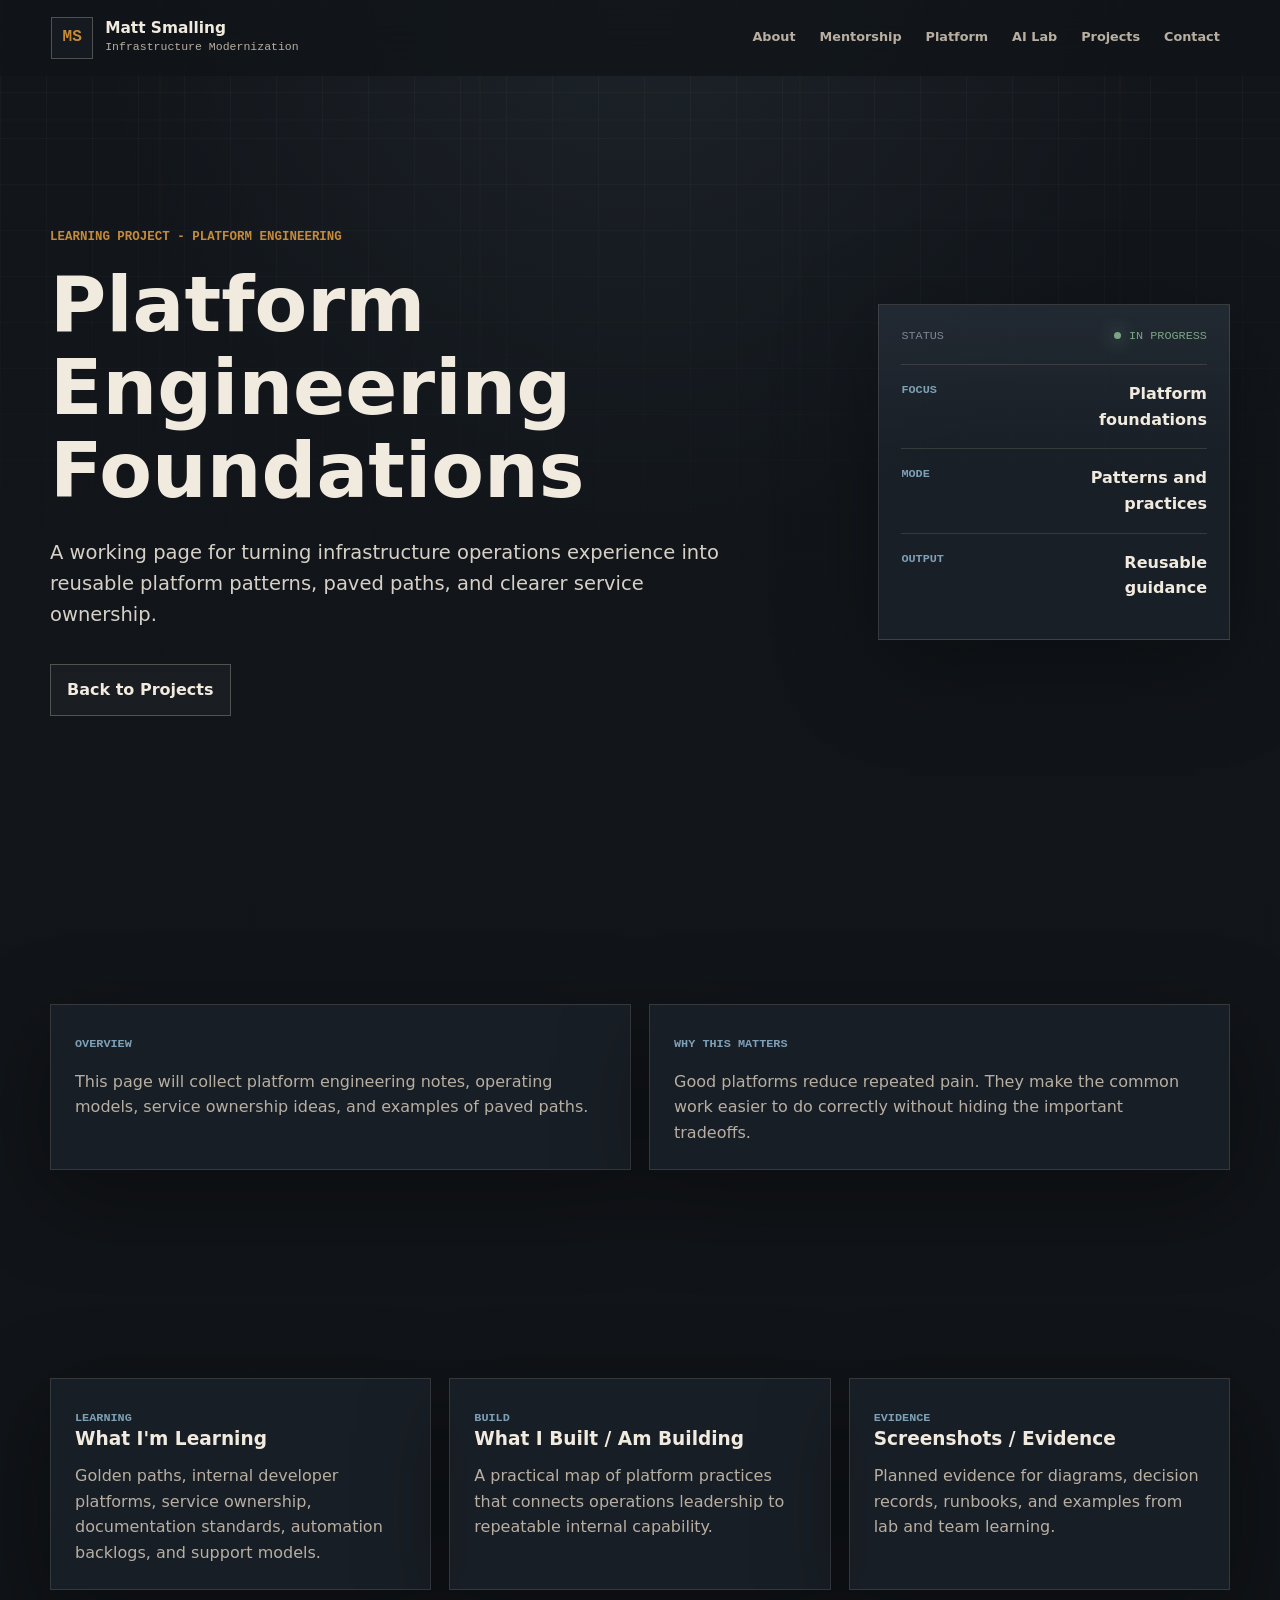
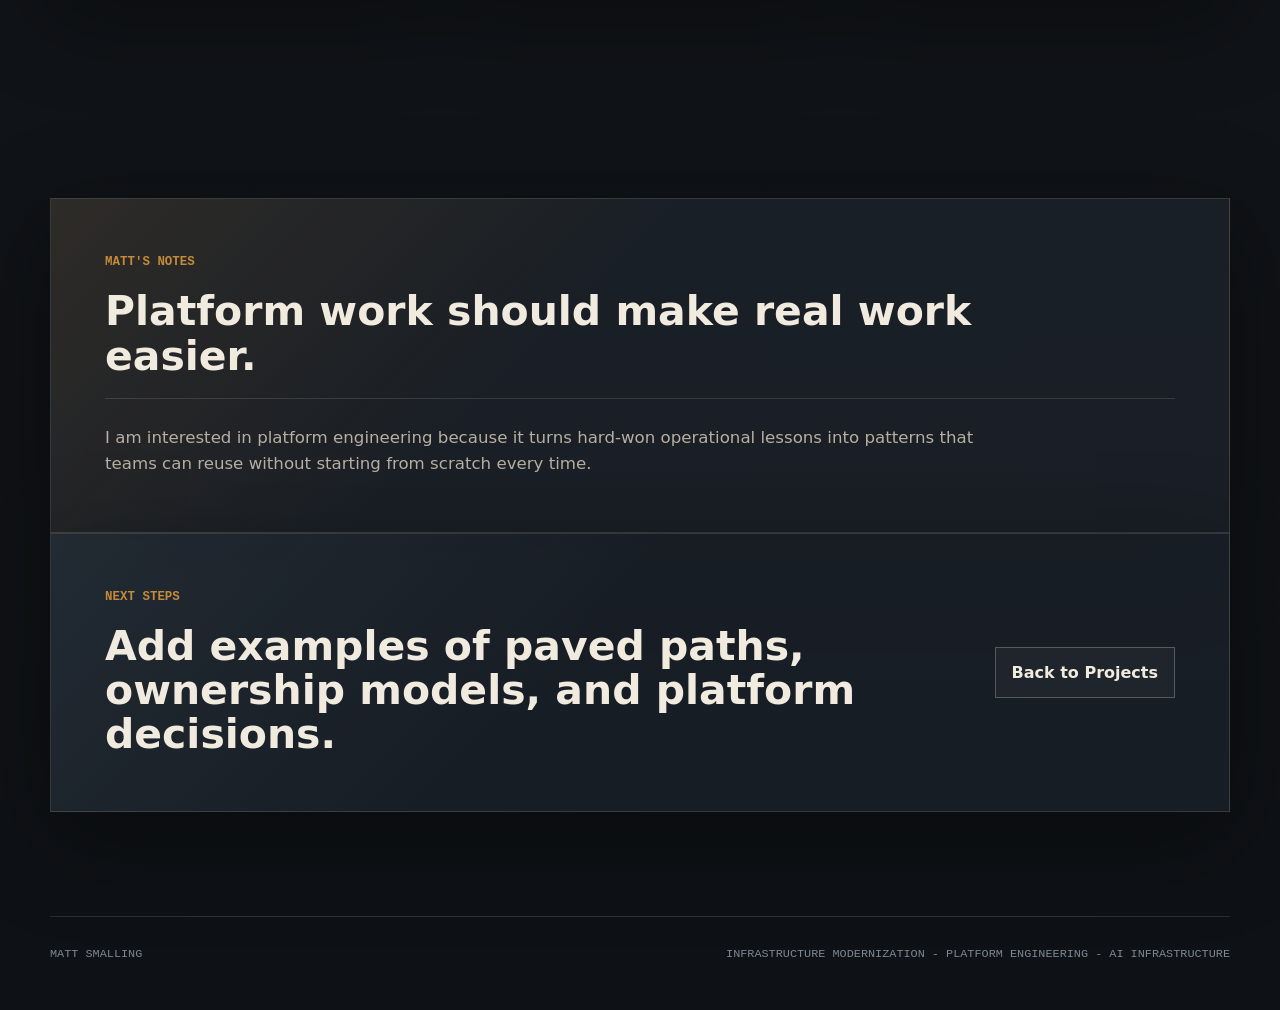
<file: projects/platform-engineering-foundations.html>
<!DOCTYPE html>
<html lang="en">
  <head>
    <meta charset="UTF-8" />
    <meta name="viewport" content="width=device-width, initial-scale=1.0" />
    <meta name="description" content="Learning project placeholder for platform engineering foundations." />
    <title>Platform Engineering Foundations | Matt Smalling</title>
    <link rel="stylesheet" href="../src/styles.css" />
  </head>
  <body>
    <div class="site-grid" aria-hidden="true"></div>
    <header class="site-header" data-header>
      <a class="brand" href="../index.html#home" aria-label="Matt Smalling home"><span class="brand-mark">MS</span><span><strong>Matt Smalling</strong><small>Infrastructure Modernization</small></span></a>
      <button class="nav-toggle" type="button" data-nav-toggle aria-label="Open navigation"><span></span><span></span></button>
      <nav class="site-nav" data-nav><a href="../index.html#about">About</a><a href="../index.html#mentorship">Mentorship</a><a href="../index.html#platform">Platform</a><a href="../index.html#lab">AI Lab</a><a href="../index.html#projects">Projects</a><a href="../index.html#contact">Contact</a></nav>
    </header>
    <main>
      <section class="section case-hero"><div class="case-hero-copy reveal"><p class="eyebrow">Learning Project - Platform Engineering</p><h1>Platform Engineering Foundations</h1><p class="hero-lede">A working page for turning infrastructure operations experience into reusable platform patterns, paved paths, and clearer service ownership.</p><div class="hero-actions"><a class="button secondary" href="../index.html#projects">Back to Projects</a></div></div><div class="case-spec-panel reveal" aria-label="Project status"><div class="panel-topline"><span>Status</span><span class="status-dot">In Progress</span></div><ul><li><span>Focus</span><strong>Platform foundations</strong></li><li><span>Mode</span><strong>Patterns and practices</strong></li><li><span>Output</span><strong>Reusable guidance</strong></li></ul></div></section>
      <section class="section"><div class="case-summary-grid"><article class="case-summary reveal"><span>Overview</span><p>This page will collect platform engineering notes, operating models, service ownership ideas, and examples of paved paths.</p></article><article class="case-summary reveal"><span>Why This Matters</span><p>Good platforms reduce repeated pain. They make the common work easier to do correctly without hiding the important tradeoffs.</p></article></div></section>
      <section class="section"><div class="case-detail-grid"><article class="case-detail reveal"><span>Learning</span><h3>What I'm Learning</h3><p>Golden paths, internal developer platforms, service ownership, documentation standards, automation backlogs, and support models.</p></article><article class="case-detail reveal"><span>Build</span><h3>What I Built / Am Building</h3><p>A practical map of platform practices that connects operations leadership to repeatable internal capability.</p></article><article class="case-detail reveal"><span>Evidence</span><h3>Screenshots / Evidence</h3><p>Planned evidence for diagrams, decision records, runbooks, and examples from lab and team learning.</p></article></div></section>
      <section class="section"><div class="case-notes-callout reveal"><div class="case-notes-heading"><p class="eyebrow">Matt's Notes</p><h2>Platform work should make real work easier.</h2></div><div class="case-notes-copy"><p>I am interested in platform engineering because it turns hard-won operational lessons into patterns that teams can reuse without starting from scratch every time.</p></div></div><div class="case-next reveal"><div><p class="eyebrow">Next Steps</p><h2>Add examples of paved paths, ownership models, and platform decisions.</h2></div><a class="button secondary" href="../index.html#projects">Back to Projects</a></div></section>
    </main>
    <footer class="site-footer"><span>Matt Smalling</span><span>Infrastructure Modernization - Platform Engineering - AI Infrastructure</span></footer>
    <script src="../src/main.js"></script>
  </body>
</html>
</file>
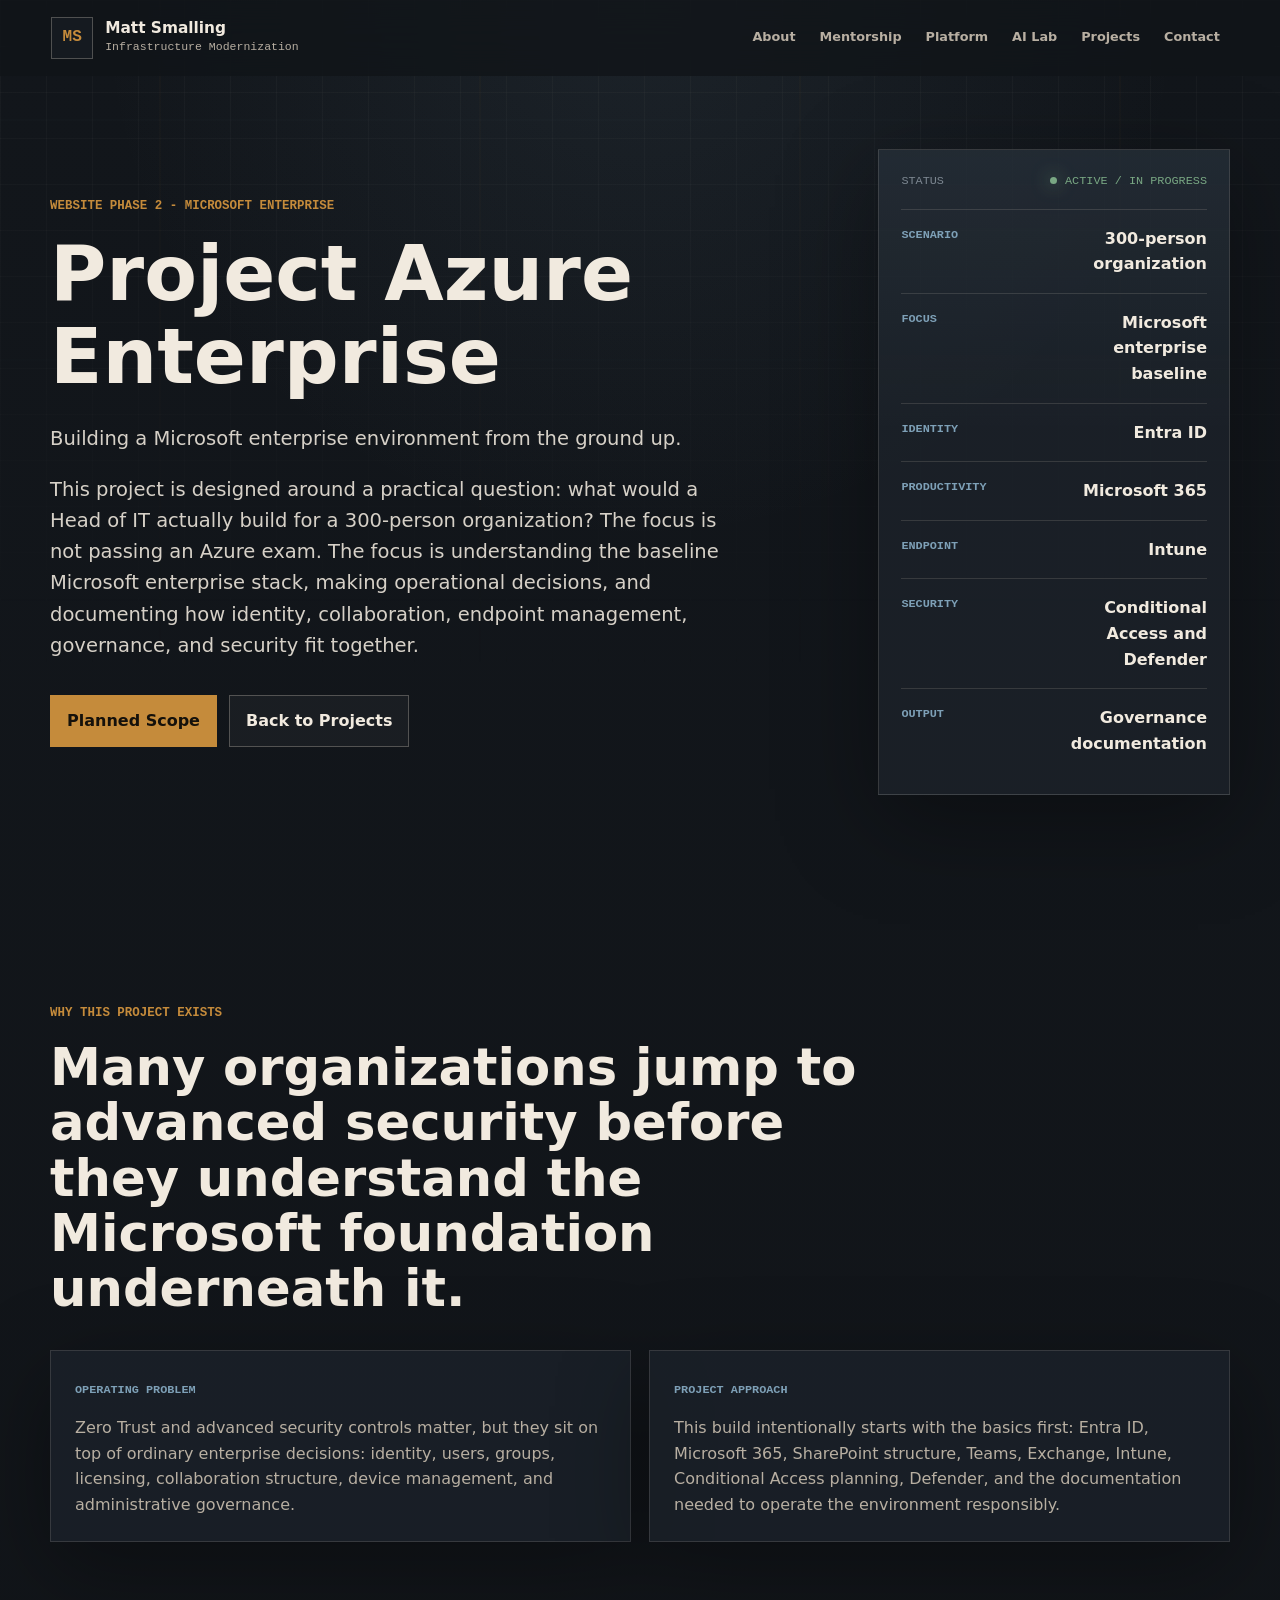
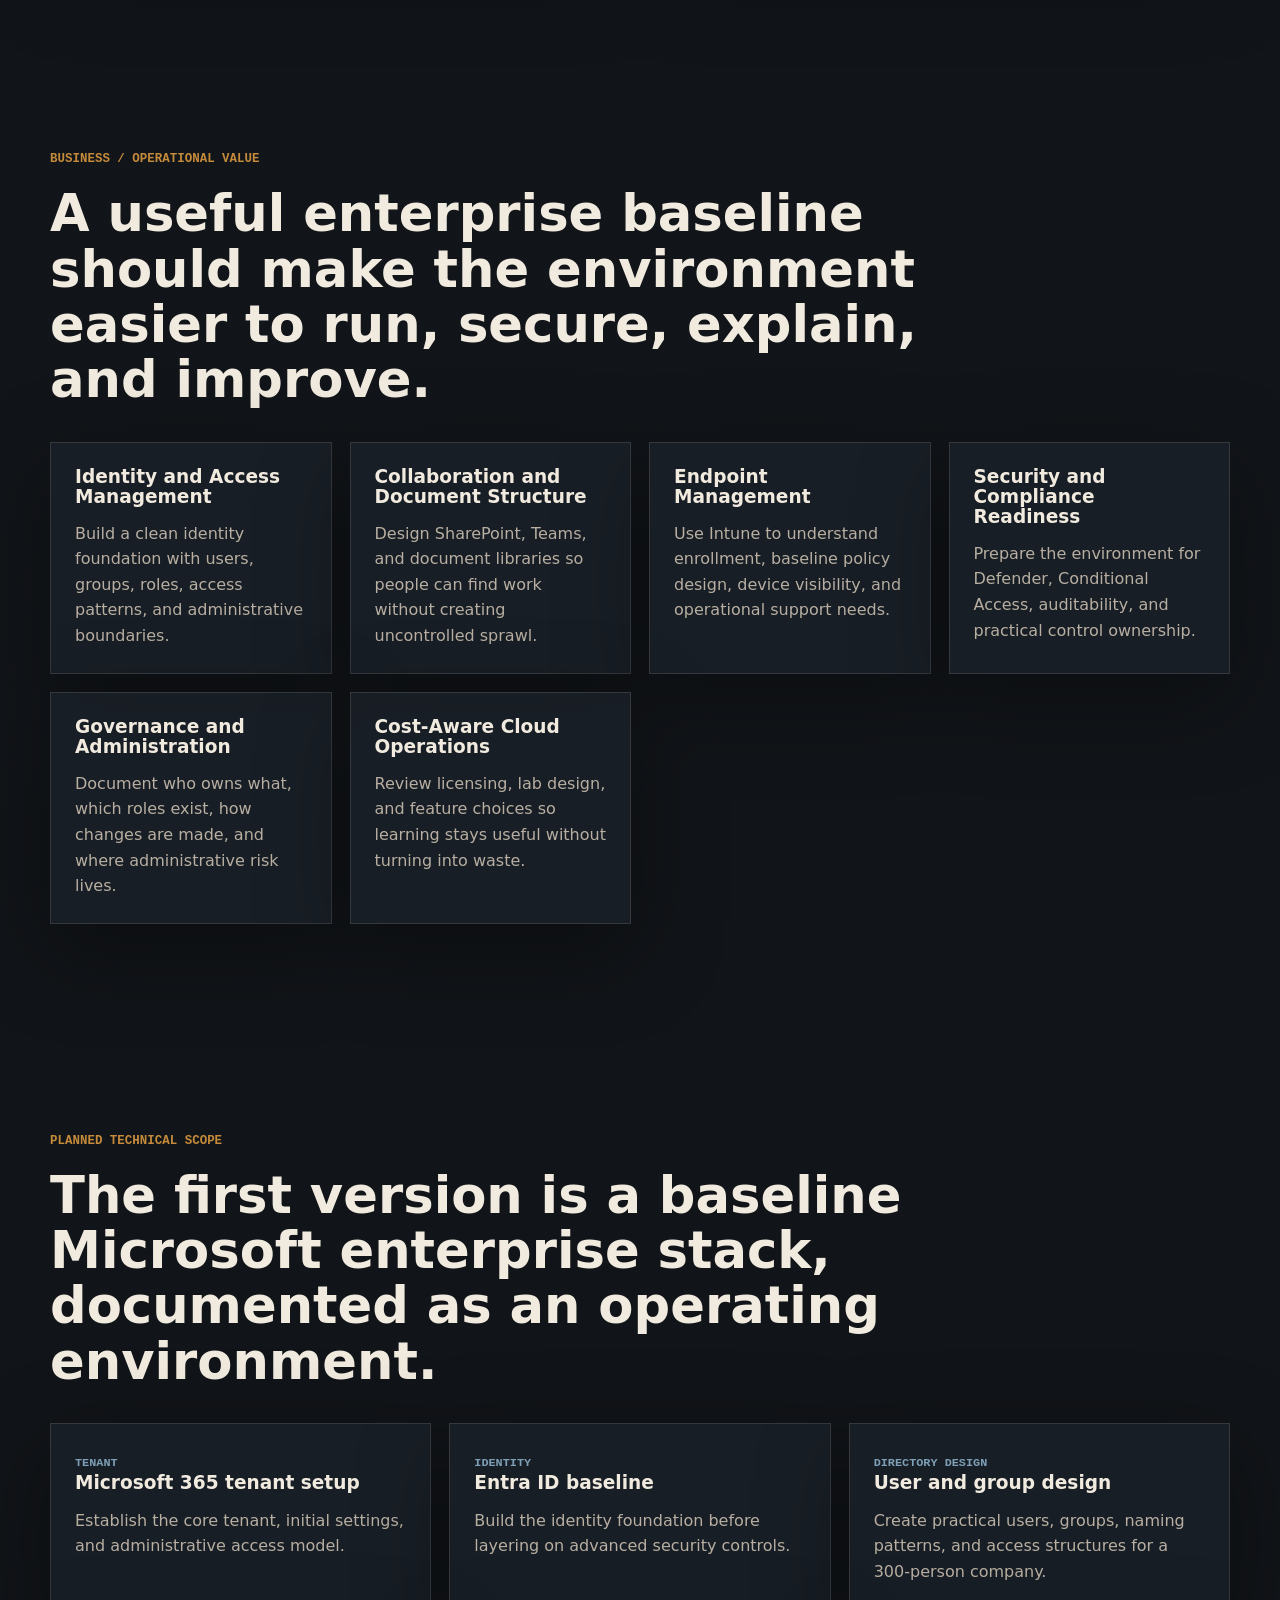
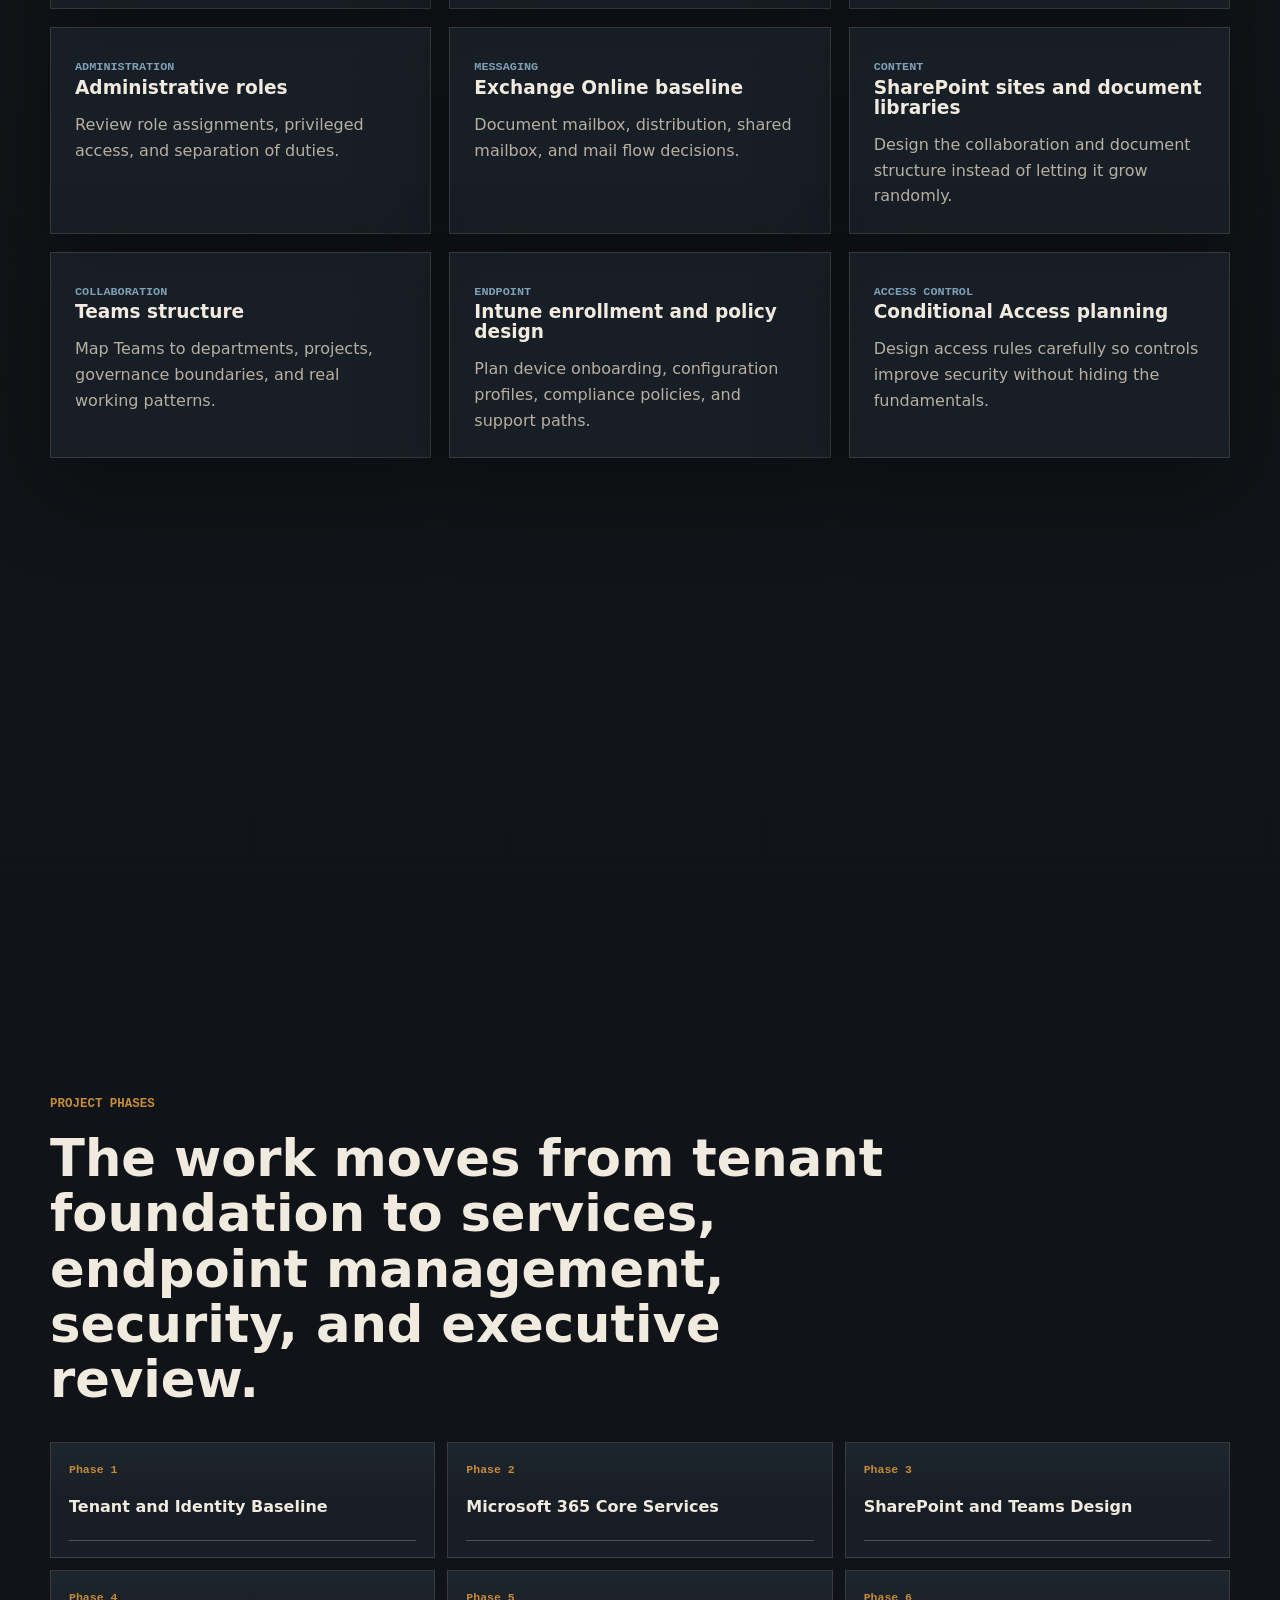
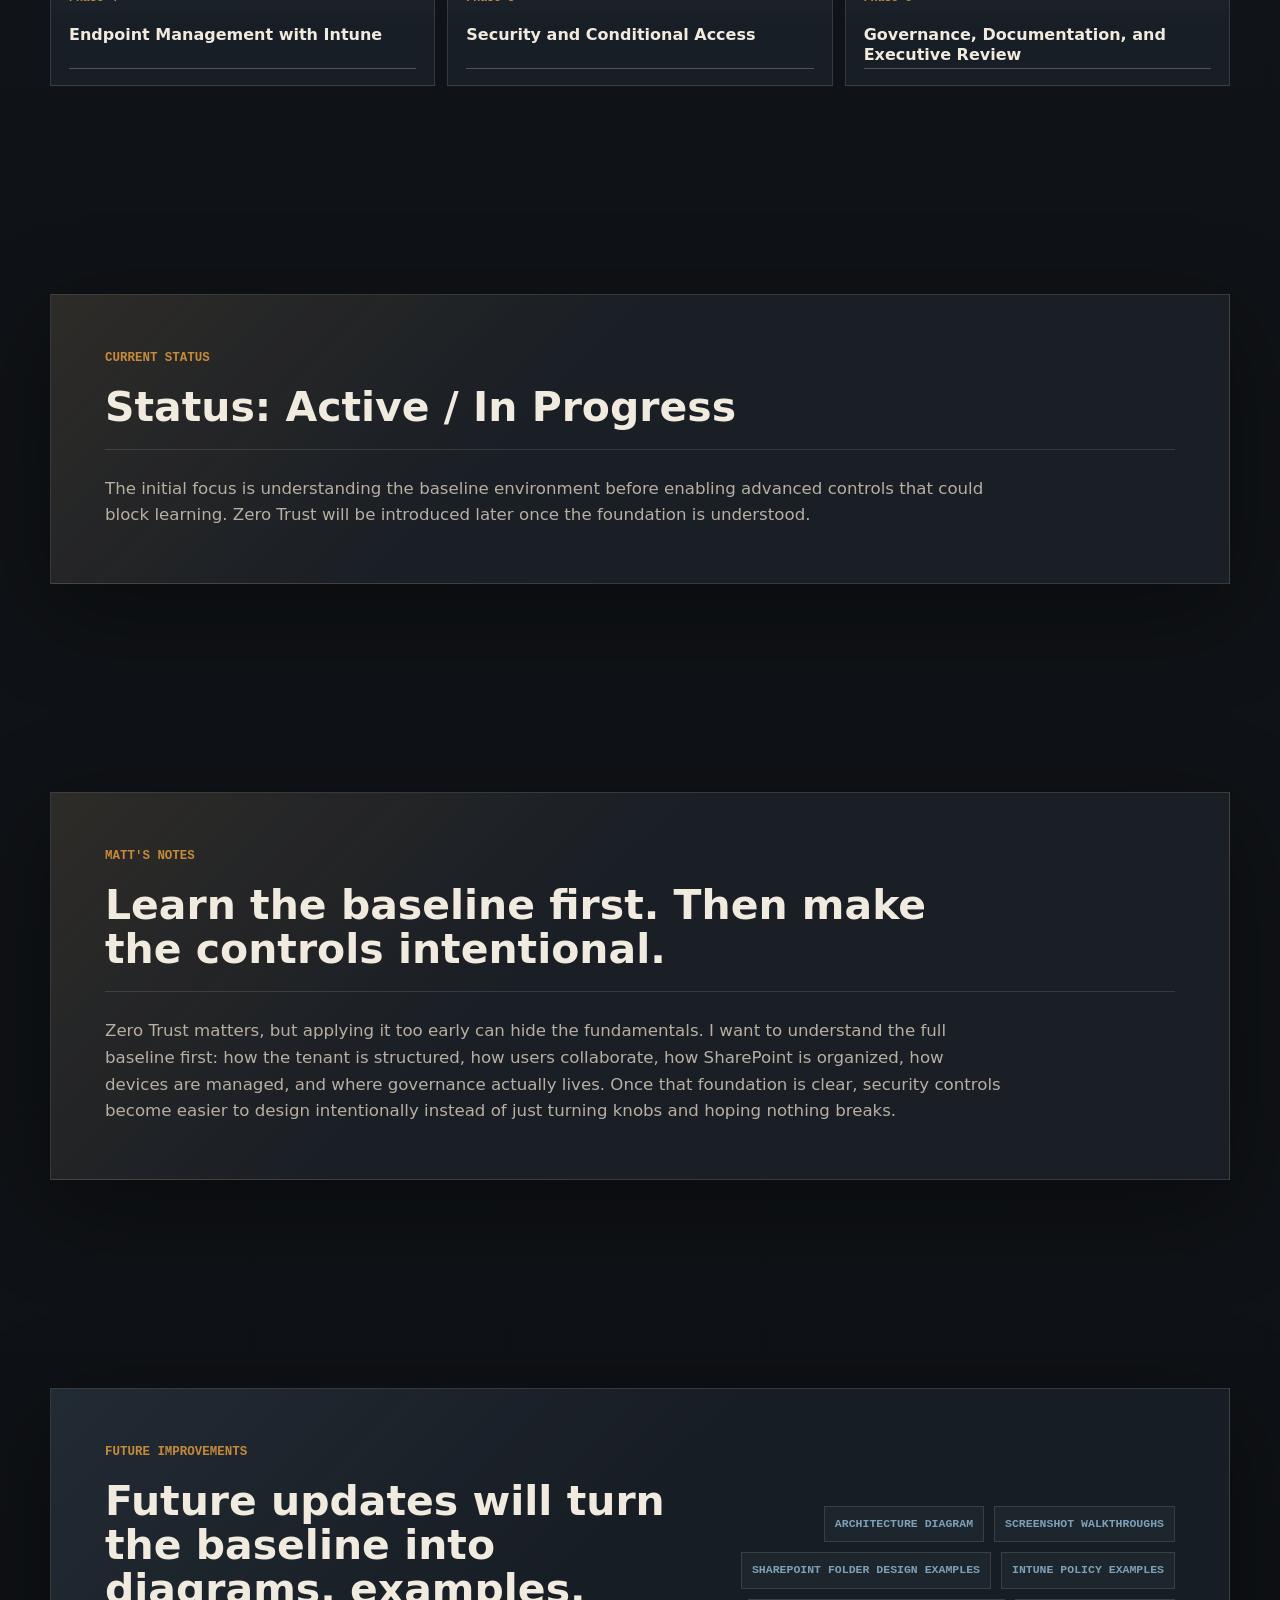
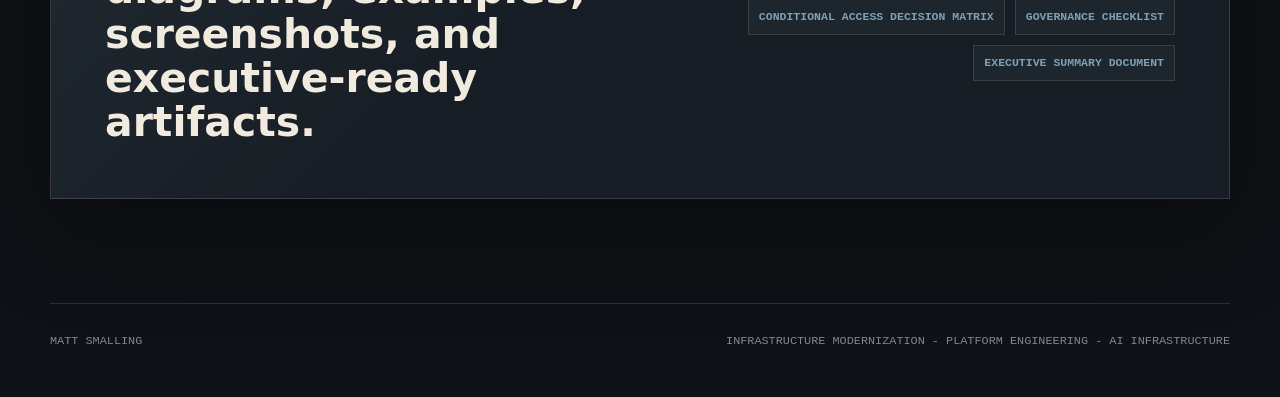
<file: projects/project-azure-enterprise.html>
<!DOCTYPE html>
<html lang="en">
  <head>
    <meta charset="UTF-8" />
    <meta name="viewport" content="width=device-width, initial-scale=1.0" />
    <meta
      name="description"
      content="Project Azure Enterprise: building a Microsoft enterprise environment from the ground up with Entra ID, Microsoft 365, SharePoint, Teams, Exchange, Intune, governance, and security baselines."
    />
    <title>Project Azure Enterprise | Matt Smalling</title>
    <link rel="stylesheet" href="../src/styles.css" />
  </head>
  <body>
    <div class="site-grid" aria-hidden="true"></div>
    <header class="site-header" data-header>
      <a class="brand" href="../index.html#home" aria-label="Matt Smalling home">
        <span class="brand-mark">MS</span>
        <span>
          <strong>Matt Smalling</strong>
          <small>Infrastructure Modernization</small>
        </span>
      </a>

      <button class="nav-toggle" type="button" data-nav-toggle aria-label="Open navigation">
        <span></span>
        <span></span>
      </button>

      <nav class="site-nav" data-nav>
        <a href="../index.html#about">About</a>
        <a href="../index.html#mentorship">Mentorship</a>
        <a href="../index.html#platform">Platform</a>
        <a href="../index.html#lab">AI Lab</a>
        <a href="../index.html#projects">Projects</a>
        <a href="../index.html#contact">Contact</a>
      </nav>
    </header>

    <main>
      <section class="section case-hero">
        <div class="case-hero-copy reveal">
          <p class="eyebrow">Website Phase 2 - Microsoft Enterprise</p>
          <h1>Project Azure Enterprise</h1>
          <p class="hero-lede">Building a Microsoft enterprise environment from the ground up.</p>
          <p class="hero-lede">
            This project is designed around a practical question: what would a Head of IT actually build for a
            300-person organization? The focus is not passing an Azure exam. The focus is understanding the baseline
            Microsoft enterprise stack, making operational decisions, and documenting how identity, collaboration,
            endpoint management, governance, and security fit together.
          </p>
          <div class="hero-actions">
            <a class="button primary" href="#technical-scope">Planned Scope</a>
            <a class="button secondary" href="../index.html#projects">Back to Projects</a>
          </div>
        </div>

        <div class="case-spec-panel reveal" aria-label="Project Azure Enterprise status">
          <div class="panel-topline">
            <span>Status</span>
            <span class="status-dot">Active / In Progress</span>
          </div>
          <ul>
            <li><span>Scenario</span><strong>300-person organization</strong></li>
            <li><span>Focus</span><strong>Microsoft enterprise baseline</strong></li>
            <li><span>Identity</span><strong>Entra ID</strong></li>
            <li><span>Productivity</span><strong>Microsoft 365</strong></li>
            <li><span>Endpoint</span><strong>Intune</strong></li>
            <li><span>Security</span><strong>Conditional Access and Defender</strong></li>
            <li><span>Output</span><strong>Governance documentation</strong></li>
          </ul>
        </div>
      </section>

      <section class="section case-overview">
        <div class="section-heading reveal">
          <p class="eyebrow">Why This Project Exists</p>
          <h2>Many organizations jump to advanced security before they understand the Microsoft foundation underneath it.</h2>
        </div>
        <div class="case-summary-grid">
          <article class="case-summary reveal">
            <span>Operating Problem</span>
            <p>
              Zero Trust and advanced security controls matter, but they sit on top of ordinary enterprise decisions:
              identity, users, groups, licensing, collaboration structure, device management, and administrative
              governance.
            </p>
          </article>
          <article class="case-summary reveal">
            <span>Project Approach</span>
            <p>
              This build intentionally starts with the basics first: Entra ID, Microsoft 365, SharePoint structure,
              Teams, Exchange, Intune, Conditional Access planning, Defender, and the documentation needed to operate
              the environment responsibly.
            </p>
          </article>
        </div>
      </section>

      <section class="section">
        <div class="section-heading reveal">
          <p class="eyebrow">Business / Operational Value</p>
          <h2>A useful enterprise baseline should make the environment easier to run, secure, explain, and improve.</h2>
        </div>
        <div class="case-value-grid enterprise">
          <article class="case-value reveal">
            <h3>Identity and Access Management</h3>
            <p>Build a clean identity foundation with users, groups, roles, access patterns, and administrative boundaries.</p>
          </article>
          <article class="case-value reveal">
            <h3>Collaboration and Document Structure</h3>
            <p>Design SharePoint, Teams, and document libraries so people can find work without creating uncontrolled sprawl.</p>
          </article>
          <article class="case-value reveal">
            <h3>Endpoint Management</h3>
            <p>Use Intune to understand enrollment, baseline policy design, device visibility, and operational support needs.</p>
          </article>
          <article class="case-value reveal">
            <h3>Security and Compliance Readiness</h3>
            <p>Prepare the environment for Defender, Conditional Access, auditability, and practical control ownership.</p>
          </article>
          <article class="case-value reveal">
            <h3>Governance and Administration</h3>
            <p>Document who owns what, which roles exist, how changes are made, and where administrative risk lives.</p>
          </article>
          <article class="case-value reveal">
            <h3>Cost-Aware Cloud Operations</h3>
            <p>Review licensing, lab design, and feature choices so learning stays useful without turning into waste.</p>
          </article>
        </div>
      </section>

      <section class="section" id="technical-scope">
        <div class="section-heading reveal">
          <p class="eyebrow">Planned Technical Scope</p>
          <h2>The first version is a baseline Microsoft enterprise stack, documented as an operating environment.</h2>
        </div>
        <div class="case-detail-grid">
          <article class="case-detail reveal"><span>Tenant</span><h3>Microsoft 365 tenant setup</h3><p>Establish the core tenant, initial settings, and administrative access model.</p></article>
          <article class="case-detail reveal"><span>Identity</span><h3>Entra ID baseline</h3><p>Build the identity foundation before layering on advanced security controls.</p></article>
          <article class="case-detail reveal"><span>Directory Design</span><h3>User and group design</h3><p>Create practical users, groups, naming patterns, and access structures for a 300-person company.</p></article>
          <article class="case-detail reveal"><span>Administration</span><h3>Administrative roles</h3><p>Review role assignments, privileged access, and separation of duties.</p></article>
          <article class="case-detail reveal"><span>Messaging</span><h3>Exchange Online baseline</h3><p>Document mailbox, distribution, shared mailbox, and mail flow decisions.</p></article>
          <article class="case-detail reveal"><span>Content</span><h3>SharePoint sites and document libraries</h3><p>Design the collaboration and document structure instead of letting it grow randomly.</p></article>
          <article class="case-detail reveal"><span>Collaboration</span><h3>Teams structure</h3><p>Map Teams to departments, projects, governance boundaries, and real working patterns.</p></article>
          <article class="case-detail reveal"><span>Endpoint</span><h3>Intune enrollment and policy design</h3><p>Plan device onboarding, configuration profiles, compliance policies, and support paths.</p></article>
          <article class="case-detail reveal"><span>Access Control</span><h3>Conditional Access planning</h3><p>Design access rules carefully so controls improve security without hiding the fundamentals.</p></article>
          <article class="case-detail reveal"><span>Security</span><h3>Defender and security baseline</h3><p>Review Defender capabilities, alerts, posture management, and practical response ownership.</p></article>
          <article class="case-detail reveal"><span>Cost</span><h3>Licensing review</h3><p>Connect technical choices to license tiers, feature access, and lab cost control.</p></article>
          <article class="case-detail reveal"><span>Resilience</span><h3>Backup / recovery considerations</h3><p>Document what Microsoft protects, what still needs planning, and how recovery expectations should be set.</p></article>
          <article class="case-detail reveal"><span>Operating Model</span><h3>Governance documentation</h3><p>Create the decision records, checklists, and administrative notes needed to run the baseline.</p></article>
        </div>
      </section>

      <section class="section">
        <div class="section-heading reveal">
          <p class="eyebrow">Project Phases</p>
          <h2>The work moves from tenant foundation to services, endpoint management, security, and executive review.</h2>
        </div>
        <ol class="case-timeline">
          <li class="reveal"><span>Phase 1</span><strong>Tenant and Identity Baseline</strong></li>
          <li class="reveal"><span>Phase 2</span><strong>Microsoft 365 Core Services</strong></li>
          <li class="reveal"><span>Phase 3</span><strong>SharePoint and Teams Design</strong></li>
          <li class="reveal"><span>Phase 4</span><strong>Endpoint Management with Intune</strong></li>
          <li class="reveal"><span>Phase 5</span><strong>Security and Conditional Access</strong></li>
          <li class="reveal"><span>Phase 6</span><strong>Governance, Documentation, and Executive Review</strong></li>
        </ol>
      </section>

      <section class="section">
        <div class="case-notes-callout reveal">
          <div class="case-notes-heading">
            <p class="eyebrow">Current Status</p>
            <h2>Status: Active / In Progress</h2>
          </div>
          <div class="case-notes-copy">
            <p>
              The initial focus is understanding the baseline environment before enabling advanced controls that could
              block learning. Zero Trust will be introduced later once the foundation is understood.
            </p>
          </div>
        </div>
      </section>

      <section class="section">
        <div class="case-notes-callout reveal">
          <div class="case-notes-heading">
            <p class="eyebrow">Matt's Notes</p>
            <h2>Learn the baseline first. Then make the controls intentional.</h2>
          </div>
          <div class="case-notes-copy">
            <p>
              Zero Trust matters, but applying it too early can hide the fundamentals. I want to understand the full
              baseline first: how the tenant is structured, how users collaborate, how SharePoint is organized, how
              devices are managed, and where governance actually lives. Once that foundation is clear, security
              controls become easier to design intentionally instead of just turning knobs and hoping nothing breaks.
            </p>
          </div>
        </div>
      </section>

      <section class="section">
        <div class="case-next reveal">
          <div>
            <p class="eyebrow">Future Improvements</p>
            <h2>Future updates will turn the baseline into diagrams, examples, screenshots, and executive-ready artifacts.</h2>
          </div>
          <ul class="case-roadmap" aria-label="Project Azure Enterprise future improvements">
            <li>Architecture diagram</li>
            <li>Screenshot walkthroughs</li>
            <li>SharePoint folder design examples</li>
            <li>Intune policy examples</li>
            <li>Conditional Access decision matrix</li>
            <li>Governance checklist</li>
            <li>Executive summary document</li>
          </ul>
        </div>
      </section>
    </main>

    <footer class="site-footer">
      <span>Matt Smalling</span>
      <span>Infrastructure Modernization - Platform Engineering - AI Infrastructure</span>
    </footer>

    <script src="../src/main.js"></script>
  </body>
</html>
</file>
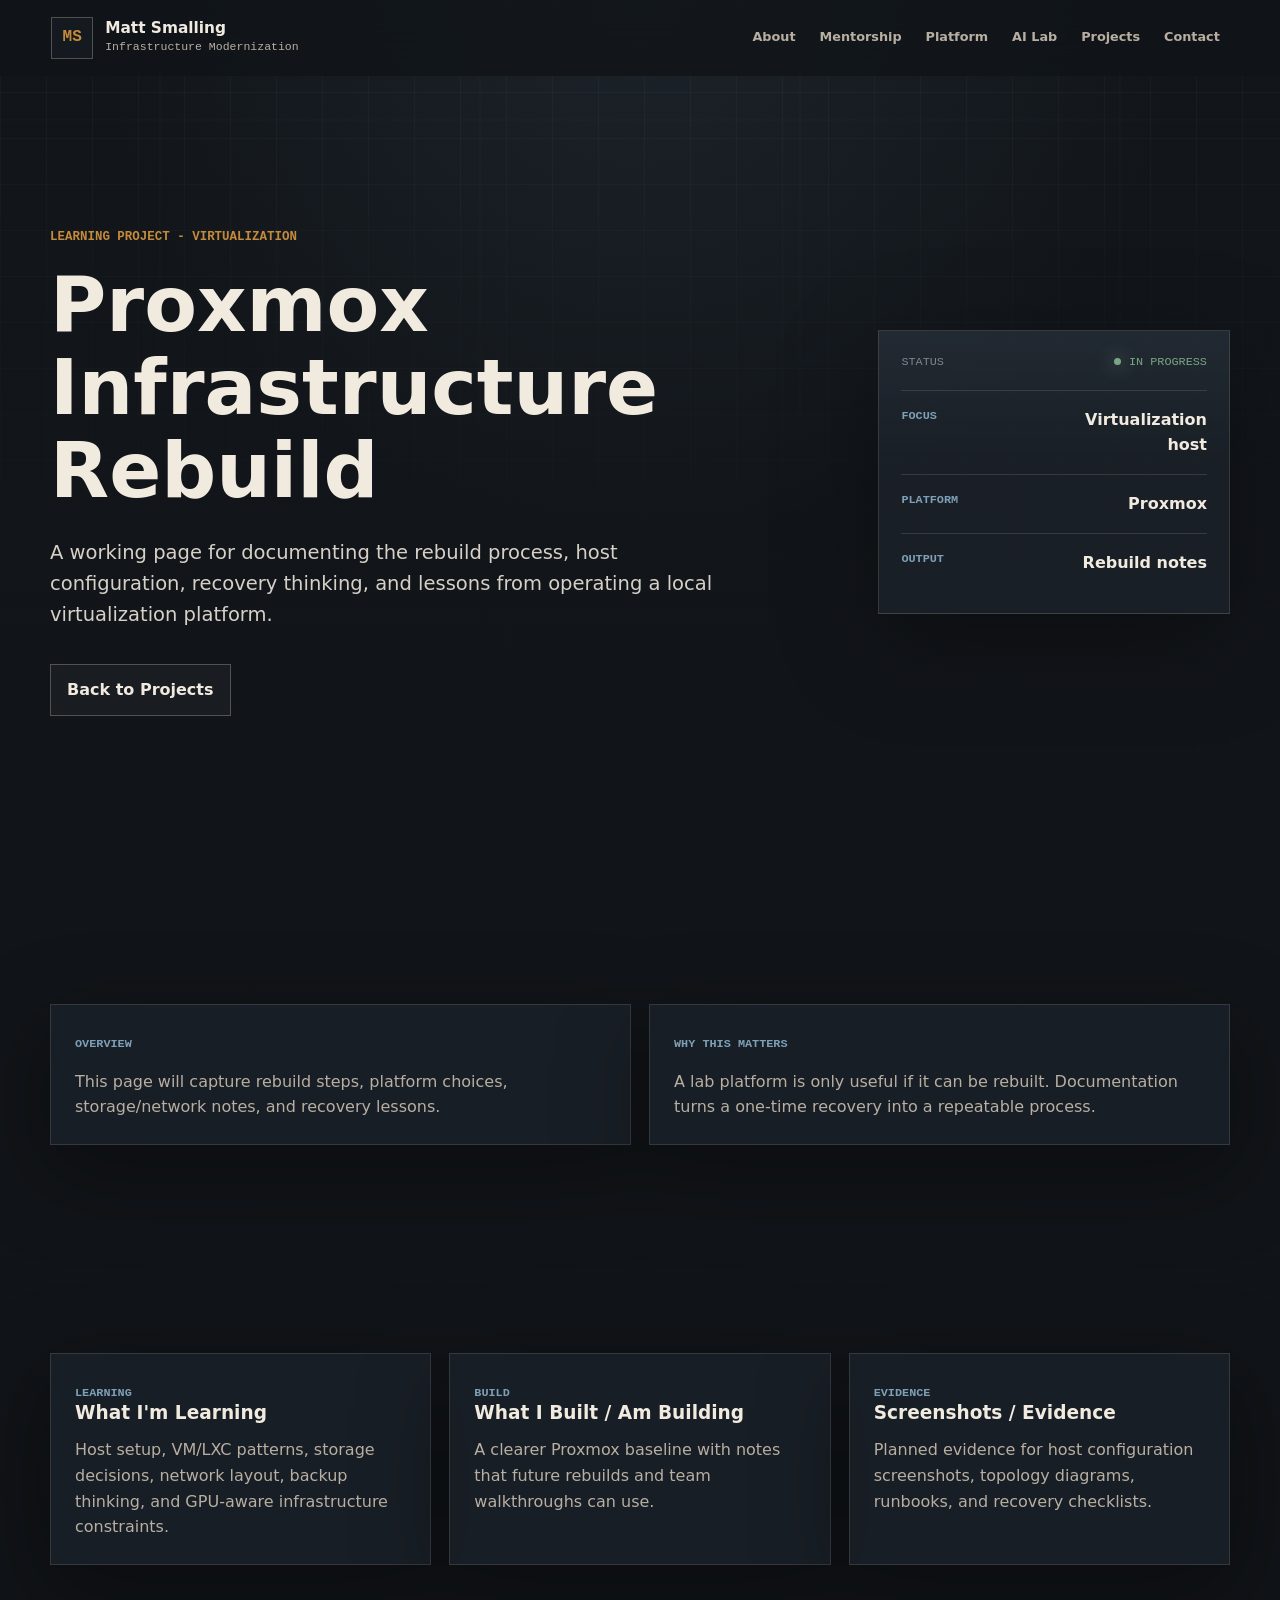
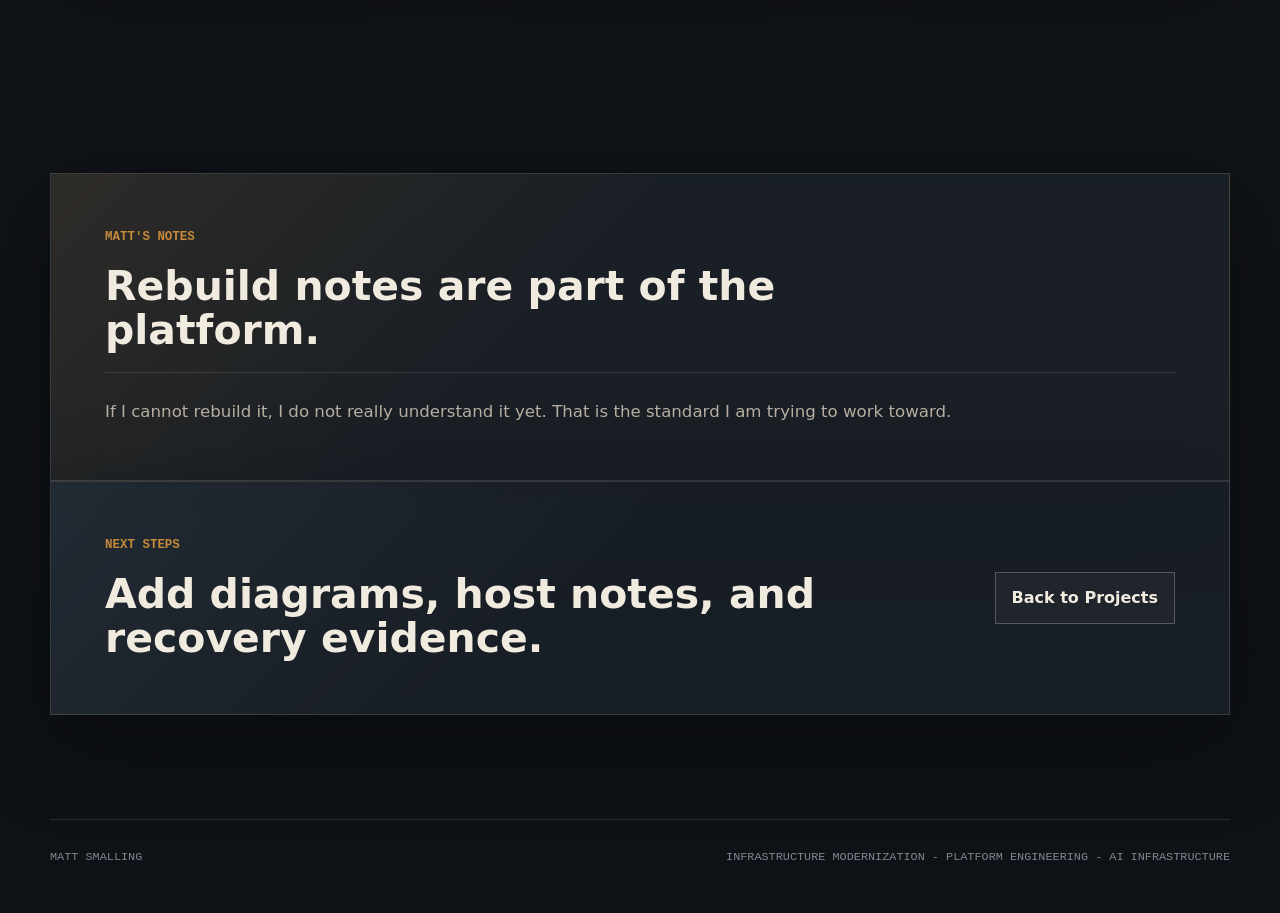
<file: projects/proxmox-infrastructure-rebuild.html>
<!DOCTYPE html>
<html lang="en">
  <head>
    <meta charset="UTF-8" />
    <meta name="viewport" content="width=device-width, initial-scale=1.0" />
    <meta name="description" content="Learning project placeholder for a Proxmox infrastructure rebuild." />
    <title>Proxmox Infrastructure Rebuild | Matt Smalling</title>
    <link rel="stylesheet" href="../src/styles.css" />
  </head>
  <body>
    <div class="site-grid" aria-hidden="true"></div>
    <header class="site-header" data-header>
      <a class="brand" href="../index.html#home" aria-label="Matt Smalling home"><span class="brand-mark">MS</span><span><strong>Matt Smalling</strong><small>Infrastructure Modernization</small></span></a>
      <button class="nav-toggle" type="button" data-nav-toggle aria-label="Open navigation"><span></span><span></span></button>
      <nav class="site-nav" data-nav><a href="../index.html#about">About</a><a href="../index.html#mentorship">Mentorship</a><a href="../index.html#platform">Platform</a><a href="../index.html#lab">AI Lab</a><a href="../index.html#projects">Projects</a><a href="../index.html#contact">Contact</a></nav>
    </header>
    <main>
      <section class="section case-hero"><div class="case-hero-copy reveal"><p class="eyebrow">Learning Project - Virtualization</p><h1>Proxmox Infrastructure Rebuild</h1><p class="hero-lede">A working page for documenting the rebuild process, host configuration, recovery thinking, and lessons from operating a local virtualization platform.</p><div class="hero-actions"><a class="button secondary" href="../index.html#projects">Back to Projects</a></div></div><div class="case-spec-panel reveal" aria-label="Project status"><div class="panel-topline"><span>Status</span><span class="status-dot">In Progress</span></div><ul><li><span>Focus</span><strong>Virtualization host</strong></li><li><span>Platform</span><strong>Proxmox</strong></li><li><span>Output</span><strong>Rebuild notes</strong></li></ul></div></section>
      <section class="section"><div class="case-summary-grid"><article class="case-summary reveal"><span>Overview</span><p>This page will capture rebuild steps, platform choices, storage/network notes, and recovery lessons.</p></article><article class="case-summary reveal"><span>Why This Matters</span><p>A lab platform is only useful if it can be rebuilt. Documentation turns a one-time recovery into a repeatable process.</p></article></div></section>
      <section class="section"><div class="case-detail-grid"><article class="case-detail reveal"><span>Learning</span><h3>What I'm Learning</h3><p>Host setup, VM/LXC patterns, storage decisions, network layout, backup thinking, and GPU-aware infrastructure constraints.</p></article><article class="case-detail reveal"><span>Build</span><h3>What I Built / Am Building</h3><p>A clearer Proxmox baseline with notes that future rebuilds and team walkthroughs can use.</p></article><article class="case-detail reveal"><span>Evidence</span><h3>Screenshots / Evidence</h3><p>Planned evidence for host configuration screenshots, topology diagrams, runbooks, and recovery checklists.</p></article></div></section>
      <section class="section"><div class="case-notes-callout reveal"><div class="case-notes-heading"><p class="eyebrow">Matt's Notes</p><h2>Rebuild notes are part of the platform.</h2></div><div class="case-notes-copy"><p>If I cannot rebuild it, I do not really understand it yet. That is the standard I am trying to work toward.</p></div></div><div class="case-next reveal"><div><p class="eyebrow">Next Steps</p><h2>Add diagrams, host notes, and recovery evidence.</h2></div><a class="button secondary" href="../index.html#projects">Back to Projects</a></div></section>
    </main>
    <footer class="site-footer"><span>Matt Smalling</span><span>Infrastructure Modernization - Platform Engineering - AI Infrastructure</span></footer>
    <script src="../src/main.js"></script>
  </body>
</html>
</file>
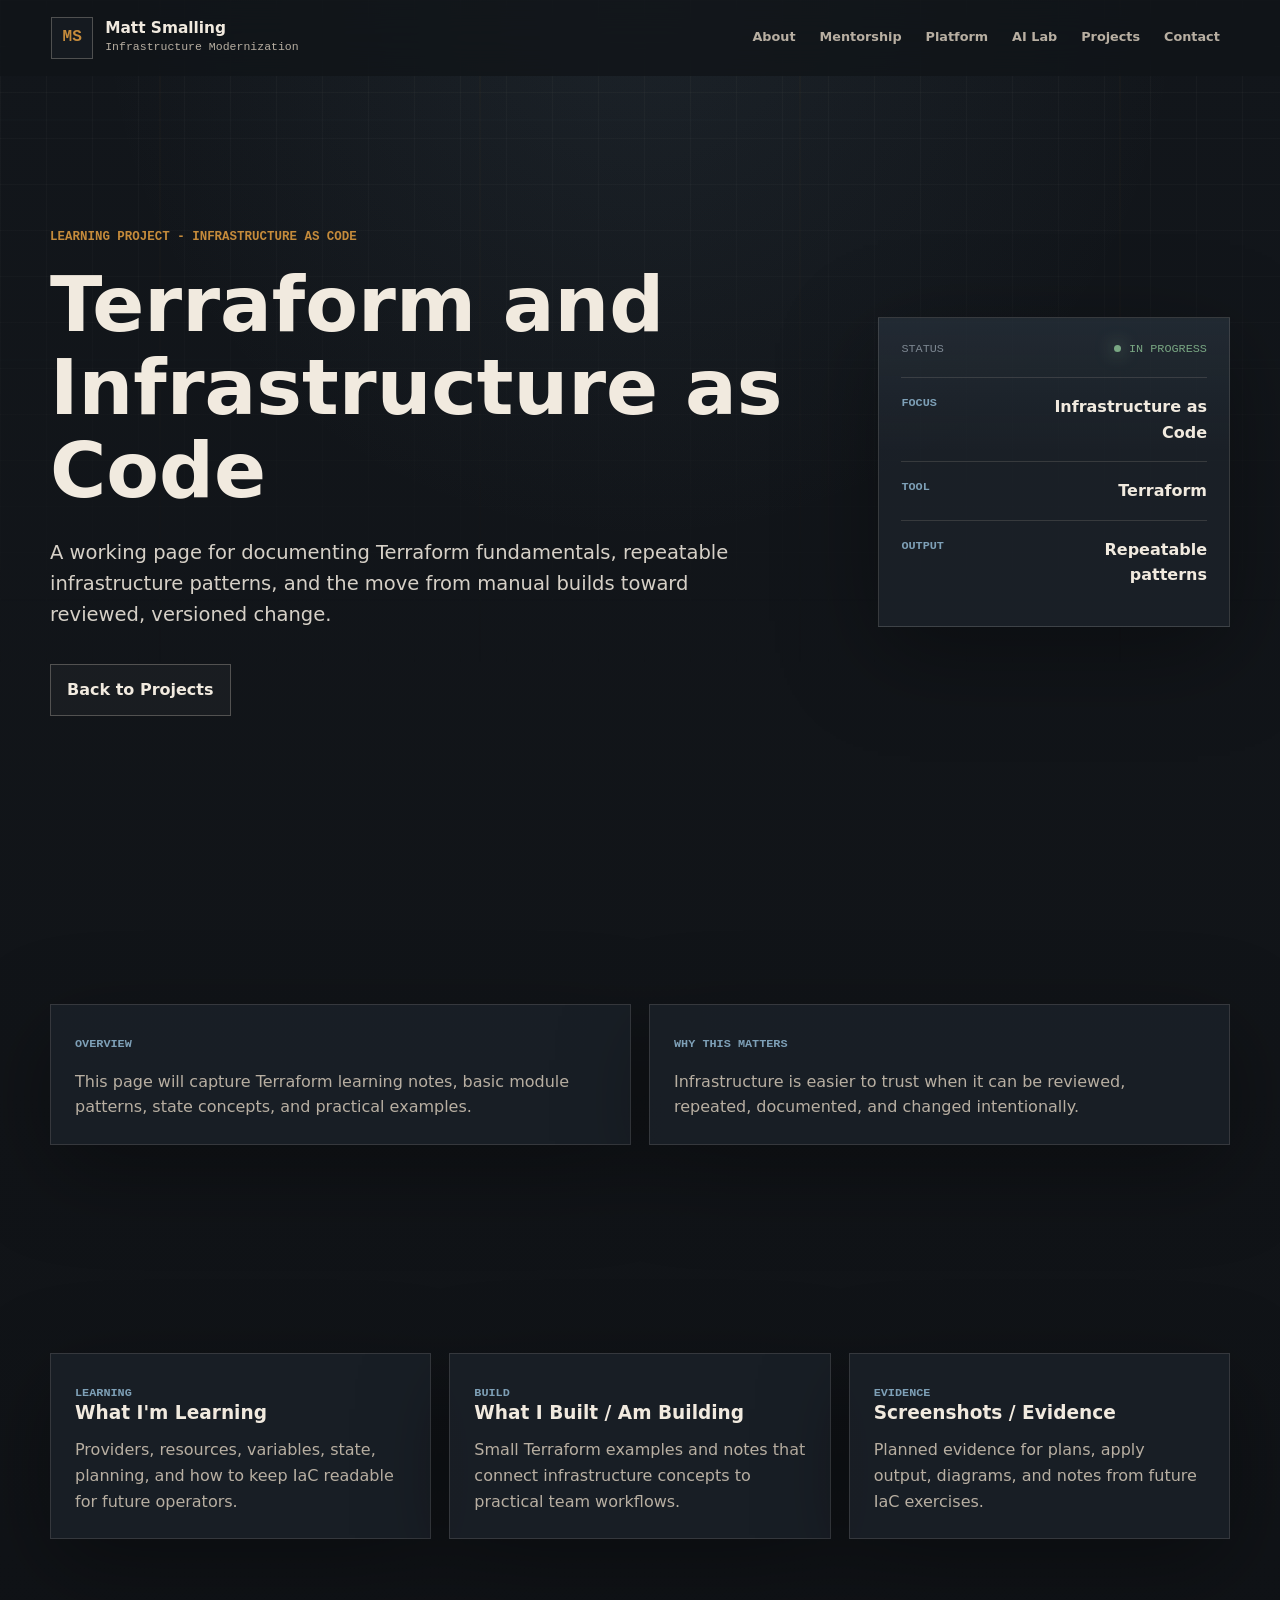
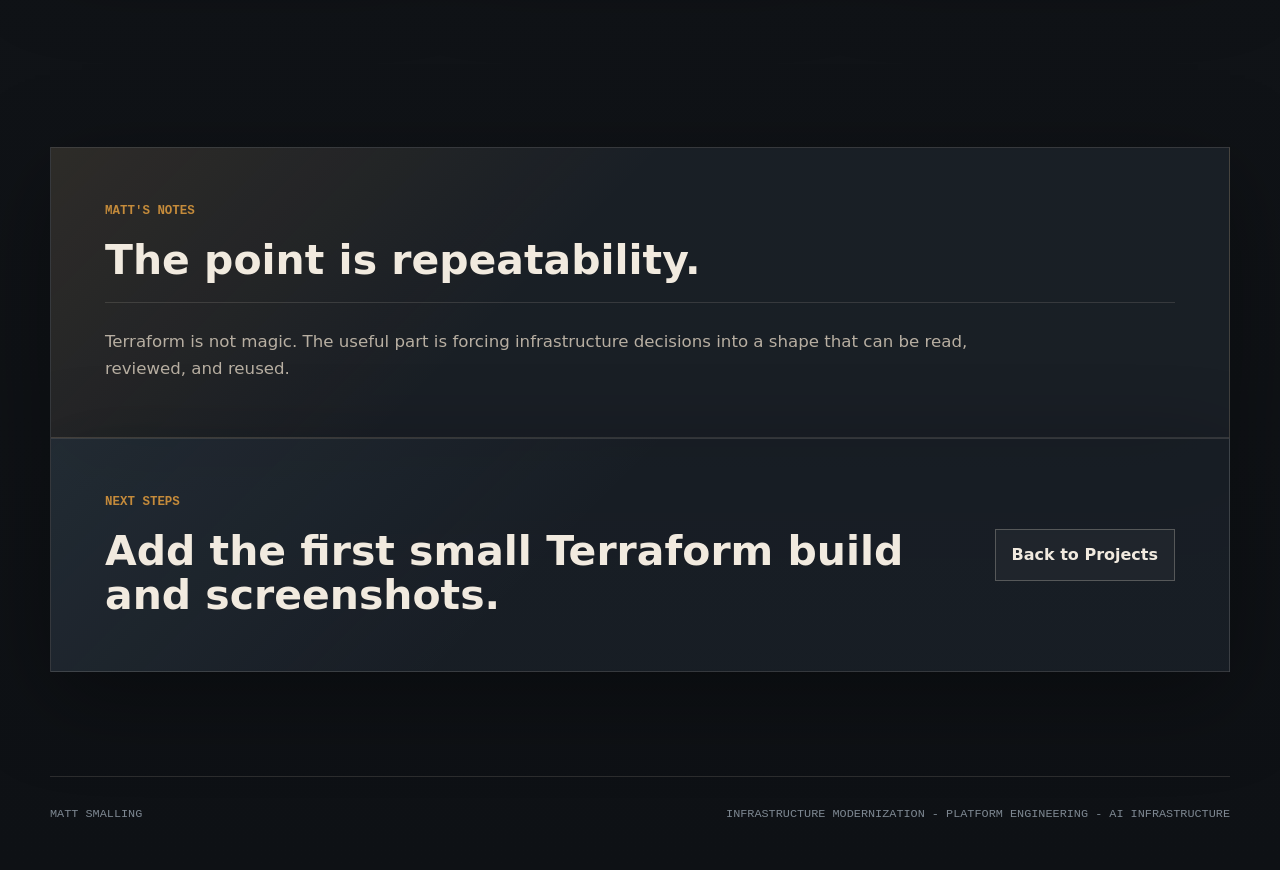
<file: projects/terraform-iac-learning.html>
<!DOCTYPE html>
<html lang="en">
  <head>
    <meta charset="UTF-8" />
    <meta name="viewport" content="width=device-width, initial-scale=1.0" />
    <meta
      name="description"
      content="Learning project placeholder for Terraform and Infrastructure as Code foundations."
    />
    <title>Terraform and Infrastructure as Code | Matt Smalling</title>
    <link rel="stylesheet" href="../src/styles.css" />
  </head>
  <body>
    <div class="site-grid" aria-hidden="true"></div>
    <header class="site-header" data-header>
      <a class="brand" href="../index.html#home" aria-label="Matt Smalling home"><span class="brand-mark">MS</span><span><strong>Matt Smalling</strong><small>Infrastructure Modernization</small></span></a>
      <button class="nav-toggle" type="button" data-nav-toggle aria-label="Open navigation"><span></span><span></span></button>
      <nav class="site-nav" data-nav>
        <a href="../index.html#about">About</a><a href="../index.html#mentorship">Mentorship</a><a href="../index.html#platform">Platform</a><a href="../index.html#lab">AI Lab</a><a href="../index.html#projects">Projects</a><a href="../index.html#contact">Contact</a>
      </nav>
    </header>
    <main>
      <section class="section case-hero">
        <div class="case-hero-copy reveal">
          <p class="eyebrow">Learning Project - Infrastructure as Code</p>
          <h1>Terraform and Infrastructure as Code</h1>
          <p class="hero-lede">A working page for documenting Terraform fundamentals, repeatable infrastructure patterns, and the move from manual builds toward reviewed, versioned change.</p>
          <div class="hero-actions"><a class="button secondary" href="../index.html#projects">Back to Projects</a></div>
        </div>
        <div class="case-spec-panel reveal" aria-label="Project status">
          <div class="panel-topline"><span>Status</span><span class="status-dot">In Progress</span></div>
          <ul><li><span>Focus</span><strong>Infrastructure as Code</strong></li><li><span>Tool</span><strong>Terraform</strong></li><li><span>Output</span><strong>Repeatable patterns</strong></li></ul>
        </div>
      </section>
      <section class="section"><div class="case-summary-grid"><article class="case-summary reveal"><span>Overview</span><p>This page will capture Terraform learning notes, basic module patterns, state concepts, and practical examples.</p></article><article class="case-summary reveal"><span>Why This Matters</span><p>Infrastructure is easier to trust when it can be reviewed, repeated, documented, and changed intentionally.</p></article></div></section>
      <section class="section"><div class="case-detail-grid"><article class="case-detail reveal"><span>Learning</span><h3>What I'm Learning</h3><p>Providers, resources, variables, state, planning, and how to keep IaC readable for future operators.</p></article><article class="case-detail reveal"><span>Build</span><h3>What I Built / Am Building</h3><p>Small Terraform examples and notes that connect infrastructure concepts to practical team workflows.</p></article><article class="case-detail reveal"><span>Evidence</span><h3>Screenshots / Evidence</h3><p>Planned evidence for plans, apply output, diagrams, and notes from future IaC exercises.</p></article></div></section>
      <section class="section"><div class="case-notes-callout reveal"><div class="case-notes-heading"><p class="eyebrow">Matt's Notes</p><h2>The point is repeatability.</h2></div><div class="case-notes-copy"><p>Terraform is not magic. The useful part is forcing infrastructure decisions into a shape that can be read, reviewed, and reused.</p></div></div><div class="case-next reveal"><div><p class="eyebrow">Next Steps</p><h2>Add the first small Terraform build and screenshots.</h2></div><a class="button secondary" href="../index.html#projects">Back to Projects</a></div></section>
    </main>
    <footer class="site-footer"><span>Matt Smalling</span><span>Infrastructure Modernization - Platform Engineering - AI Infrastructure</span></footer>
    <script src="../src/main.js"></script>
  </body>
</html>
</file>
<file: src/styles.css>
:root {
  color-scheme: dark;
  --bg: #111418;
  --bg-elevated: #171c22;
  --panel: #1d232b;
  --panel-strong: #222a33;
  --line: rgba(229, 220, 204, 0.14);
  --line-strong: rgba(229, 220, 204, 0.28);
  --text: #f1eadf;
  --muted: #b8afa2;
  --dim: #7d8791;
  --amber: #c58b3b;
  --steel: #7ea0b7;
  --green: #79a783;
  --shadow: 0 26px 90px rgba(0, 0, 0, 0.34);
  --max-width: 1180px;
  --header-height: 76px;
  --font-sans: "Segoe UI", Aptos, system-ui, -apple-system, BlinkMacSystemFont, sans-serif;
  --font-mono: Consolas, "Cascadia Mono", "SFMono-Regular", "Liberation Mono", monospace;
}

* {
  box-sizing: border-box;
}

*,
*::before,
*::after {
  min-width: 0;
}

html {
  scroll-behavior: smooth;
}

body {
  margin: 0;
  min-width: 320px;
  background:
    radial-gradient(circle at 50% 0%, rgba(126, 160, 183, 0.09), transparent 34rem),
    linear-gradient(180deg, #12161b 0%, var(--bg) 44%, #0e1115 100%);
  color: var(--text);
  font-family: var(--font-sans);
  line-height: 1.6;
}

body.nav-open {
  overflow: hidden;
}

body.lightbox-open {
  overflow: hidden;
}

a {
  color: inherit;
  text-decoration: none;
  overflow-wrap: anywhere;
  word-break: normal;
}

img {
  display: block;
  max-width: 100%;
  height: auto;
}

.site-grid {
  position: fixed;
  inset: 0;
  z-index: -1;
  background-image:
    linear-gradient(rgba(241, 234, 223, 0.045) 1px, transparent 1px),
    linear-gradient(90deg, rgba(241, 234, 223, 0.045) 1px, transparent 1px);
  background-size: 46px 46px;
  mask-image: linear-gradient(to bottom, rgba(0, 0, 0, 0.8), transparent 78%);
}

.site-grid::after {
  content: "";
  position: absolute;
  inset: 0;
  background:
    linear-gradient(90deg, transparent 0 49.5%, rgba(197, 139, 59, 0.08) 50%, transparent 50.5%),
    linear-gradient(180deg, transparent 0 49.5%, rgba(126, 160, 183, 0.06) 50%, transparent 50.5%);
  background-size: 320px 240px;
  opacity: 0.8;
}

.site-header {
  position: sticky;
  top: 0;
  z-index: 20;
  min-height: var(--header-height);
  display: flex;
  align-items: center;
  justify-content: space-between;
  gap: 24px;
  padding: 16px clamp(20px, 4vw, 54px);
  border-bottom: 1px solid transparent;
  background: rgba(17, 20, 24, 0.76);
  backdrop-filter: blur(18px);
  transition: border-color 180ms ease, background 180ms ease;
}

.site-header.is-scrolled {
  border-color: var(--line);
  background: rgba(17, 20, 24, 0.92);
}

.brand {
  display: inline-flex;
  align-items: center;
  gap: 12px;
  flex: 0 0 auto;
}

.brand-mark {
  width: 42px;
  height: 42px;
  display: grid;
  place-items: center;
  border: 1px solid var(--line-strong);
  background: #151a20;
  color: var(--amber);
  font-family: var(--font-mono);
  font-weight: 600;
}

.brand strong,
.brand small {
  display: block;
}

.brand strong {
  font-size: 0.96rem;
  line-height: 1.2;
}

.brand small {
  color: var(--muted);
  font-family: var(--font-mono);
  font-size: 0.72rem;
  letter-spacing: 0;
}

.site-nav {
  display: flex;
  align-items: center;
  gap: 6px;
}

.site-nav a {
  border: 1px solid transparent;
  padding: 9px 8px;
  color: var(--muted);
  font-size: 0.8rem;
  font-weight: 600;
  transition: color 160ms ease, border-color 160ms ease, background 160ms ease;
}

.site-nav a:hover,
.site-nav a.is-active {
  border-color: var(--line);
  background: rgba(255, 255, 255, 0.035);
  color: var(--text);
}

.nav-toggle {
  display: none;
  width: 44px;
  height: 44px;
  border: 1px solid var(--line);
  background: transparent;
  color: var(--text);
}

.nav-toggle span {
  display: block;
  width: 18px;
  height: 2px;
  margin: 5px auto;
  background: currentColor;
  transition: transform 180ms ease;
}

.section {
  width: min(var(--max-width), calc(100% - 40px));
  margin: 0 auto;
  padding: 104px 0;
  scroll-margin-top: var(--header-height);
}

.hero {
  position: relative;
  width: 100%;
  min-height: min(760px, calc(100vh - var(--header-height)));
  display: flex;
  align-items: center;
  margin: 0;
  padding: clamp(96px, 12vw, 148px) max(20px, calc((100vw - var(--max-width)) / 2)) clamp(84px, 10vw, 126px);
  overflow: hidden;
  background-image:
    linear-gradient(90deg, rgba(5, 8, 12, 0.96) 0%, rgba(5, 8, 12, 0.92) 36%, rgba(5, 8, 12, 0.62) 66%, rgba(5, 8, 12, 0.78) 100%),
    linear-gradient(180deg, rgba(8, 13, 19, 0.32), rgba(8, 13, 19, 0.62)),
    url("../images/hero-portfolio-banner.png");
  background-position: 74% center;
  background-repeat: no-repeat;
  background-size: max(112vw, 1680px) auto;
  border-bottom: 1px solid var(--line);
  box-shadow: inset 0 -90px 110px rgba(17, 20, 24, 0.56);
}

.hero::before {
  content: "";
  position: absolute;
  inset: 0;
  background:
    linear-gradient(90deg, rgba(5, 8, 12, 0.38), rgba(5, 8, 12, 0) 58%),
    radial-gradient(circle at 18% 42%, rgba(126, 160, 183, 0.16), transparent 28rem);
  pointer-events: none;
}

.hero::after {
  content: "01 / 11";
  position: absolute;
  right: max(20px, calc((100vw - var(--max-width)) / 2));
  bottom: 30px;
  color: rgba(241, 234, 223, 0.24);
  font-family: var(--font-mono);
  font-size: 0.76rem;
}

.hero-copy {
  position: relative;
  z-index: 1;
  width: min(100%, 650px);
}

.eyebrow {
  margin: 0 0 16px;
  color: var(--amber);
  font-family: var(--font-mono);
  font-size: 0.78rem;
  font-weight: 600;
  letter-spacing: 0;
  text-transform: uppercase;
}

h1,
h2,
h3,
p {
  margin-top: 0;
  overflow-wrap: anywhere;
  word-break: normal;
}

h1,
h2,
h3 {
  line-height: 1.08;
}

h1 {
  max-width: 760px;
  margin-bottom: 24px;
  font-size: clamp(2.55rem, 6vw, 5.9rem);
  letter-spacing: 0;
}

h2 {
  max-width: 880px;
  margin-bottom: 0;
  font-size: clamp(2rem, 4vw, 3.55rem);
  letter-spacing: 0;
}

h3 {
  margin-bottom: 12px;
  font-size: 1.16rem;
}

.hero-lede {
  max-width: 690px;
  color: rgba(241, 234, 223, 0.88);
  font-size: clamp(1.03rem, 1.6vw, 1.22rem);
}

.hero h1 {
  margin-bottom: 16px;
  font-size: clamp(3rem, 5.2vw, 5.1rem);
  text-shadow: 0 12px 42px rgba(0, 0, 0, 0.62);
}

.hero-subtitle {
  max-width: 620px;
  margin-bottom: 16px;
  color: #dbeeff;
  font-size: clamp(1.35rem, 2.5vw, 2.35rem);
  font-weight: 800;
  line-height: 1.14;
  text-shadow: 0 10px 34px rgba(0, 0, 0, 0.7);
}

.role-positioning {
  max-width: 720px;
  margin-bottom: 24px;
  color: var(--amber);
  font-family: var(--font-mono);
  font-size: clamp(0.86rem, 1.25vw, 1rem);
  font-weight: 700;
  line-height: 1.5;
  text-transform: uppercase;
  text-shadow: 0 8px 26px rgba(0, 0, 0, 0.62);
}

.hero-actions,
.contact-actions {
  display: flex;
  flex-wrap: wrap;
  gap: 12px;
  margin-top: 34px;
}

.button {
  min-height: 46px;
  max-width: 100%;
  display: inline-flex;
  align-items: center;
  justify-content: center;
  border: 1px solid var(--line-strong);
  padding: 12px 16px;
  font-weight: 700;
  transition: transform 160ms ease, background 160ms ease, border-color 160ms ease;
}

.button:hover {
  transform: translateY(-2px);
}

.button.primary {
  background: var(--amber);
  border-color: var(--amber);
  color: #15110b;
}

.button.secondary {
  background: rgba(255, 255, 255, 0.035);
  color: var(--text);
}

.operations-panel,
.signal-board,
.lab-stack,
.contact-panel,
.mission-banner,
.leader-quote,
.stack-ledger,
.placement-board,
.learning-console,
.status-console {
  border: 1px solid var(--line);
  background: linear-gradient(180deg, rgba(255, 255, 255, 0.045), rgba(255, 255, 255, 0.018));
  box-shadow: var(--shadow);
}

.operations-panel {
  padding: 20px;
}

.panel-topline,
.rack-header,
.project-meta,
.site-footer {
  display: flex;
  align-items: center;
  justify-content: space-between;
  flex-wrap: wrap;
  gap: 16px;
  color: var(--dim);
  font-family: var(--font-mono);
  font-size: 0.74rem;
  text-transform: uppercase;
}

.status-dot {
  color: var(--green);
}

.status-dot::before {
  content: "";
  width: 7px;
  height: 7px;
  display: inline-block;
  margin-right: 8px;
  border-radius: 999px;
  background: currentColor;
  box-shadow: 0 0 18px currentColor;
}

.operations-panel img {
  width: 100%;
  max-width: 100%;
  height: auto;
  margin: 24px 0;
  border: 1px solid var(--line);
  background: rgba(12, 15, 19, 0.62);
}

.panel-metrics {
  display: grid;
  grid-template-columns: repeat(3, minmax(0, 1fr));
  border-top: 1px solid var(--line);
}

.panel-metrics div {
  padding: 16px 10px 0;
  border-right: 1px solid var(--line);
}

.panel-metrics div:last-child {
  border-right: 0;
}

.panel-metrics span,
.signal-row span,
.lab-stack li span {
  display: block;
  color: var(--dim);
  font-family: var(--font-mono);
  font-size: 0.72rem;
  text-transform: uppercase;
  overflow-wrap: anywhere;
  word-break: normal;
}

.panel-metrics strong,
.signal-row strong,
.lab-stack li strong {
  display: block;
  margin-top: 4px;
  color: var(--text);
  font-size: 0.94rem;
  overflow-wrap: anywhere;
  word-break: normal;
}

.section-heading {
  margin-bottom: 34px;
}

.section-heading h2 + p {
  max-width: 760px;
  margin-top: 18px;
  color: var(--muted);
}

.mission-banner {
  display: grid;
  grid-template-columns: minmax(240px, 0.42fr) 1fr;
  gap: clamp(24px, 4vw, 48px);
  align-items: start;
  margin-top: -38px;
  padding: clamp(24px, 4vw, 42px);
  background:
    linear-gradient(90deg, rgba(197, 139, 59, 0.12), transparent 36%),
    linear-gradient(180deg, rgba(255, 255, 255, 0.055), rgba(255, 255, 255, 0.018));
}

.mission-kicker {
  position: relative;
  padding-left: 22px;
}

.mission-kicker::before {
  content: "";
  position: absolute;
  left: 0;
  top: 4px;
  bottom: 6px;
  width: 2px;
  background: var(--amber);
}

.mission-kicker span,
.leader-quote footer span {
  display: block;
  color: var(--amber);
  font-family: var(--font-mono);
  font-size: 0.78rem;
  font-weight: 700;
  text-transform: uppercase;
  overflow-wrap: anywhere;
  word-break: normal;
}

.mission-kicker strong {
  display: block;
  margin-top: 14px;
  color: var(--text);
  font-size: clamp(1.36rem, 2vw, 1.85rem);
  line-height: 1.16;
}

.mission-copy {
  display: grid;
  gap: 18px;
}

.mission-copy p {
  margin: 0;
  color: var(--muted);
  font-size: clamp(1.02rem, 1.4vw, 1.16rem);
}

.human-note {
  padding-top: 0;
}

.leader-quote {
  margin: 0;
  padding: clamp(28px, 5vw, 56px);
  background:
    linear-gradient(135deg, rgba(126, 160, 183, 0.09), transparent 42%),
    rgba(29, 35, 43, 0.72);
}

.leader-quote p {
  max-width: 900px;
  margin-bottom: 28px;
  color: var(--text);
  font-size: clamp(1.6rem, 3.4vw, 3.1rem);
  font-weight: 700;
  line-height: 1.08;
}

.leader-quote footer {
  display: grid;
  gap: 8px;
  max-width: 720px;
}

.leader-quote footer strong {
  color: var(--muted);
  font-size: 1.02rem;
  font-weight: 600;
}

.split-content {
  display: grid;
  grid-template-columns: minmax(0, 1fr) minmax(300px, 0.72fr);
  gap: 44px;
  align-items: start;
}

.philosophy-layout {
  display: grid;
  grid-template-columns: minmax(0, 1fr) minmax(320px, 0.58fr);
  gap: 24px;
  align-items: stretch;
}

.philosophy-copy {
  border: 1px solid var(--line);
  padding: clamp(24px, 4vw, 42px);
  background:
    linear-gradient(135deg, rgba(197, 139, 59, 0.08), transparent 40%),
    rgba(29, 35, 43, 0.58);
}

.philosophy-copy p {
  color: var(--muted);
  font-size: 1.04rem;
}

.philosophy-copy p:last-child {
  margin-bottom: 0;
}

.stack-ledger {
  display: grid;
  padding: 8px 22px;
  background:
    linear-gradient(180deg, rgba(126, 160, 183, 0.08), transparent 46%),
    rgba(29, 35, 43, 0.72);
}

.stack-ledger div {
  padding: 17px 0;
  border-bottom: 1px solid var(--line);
}

.stack-ledger div:last-child {
  border-bottom: 0;
}

.stack-ledger span,
.ai-placement-note span {
  display: block;
  color: var(--steel);
  font-family: var(--font-mono);
  font-size: 0.74rem;
  font-weight: 700;
  text-transform: uppercase;
  overflow-wrap: anywhere;
  word-break: normal;
}

.stack-ledger strong {
  display: block;
  margin-top: 6px;
  color: var(--text);
  font-size: 0.98rem;
  overflow-wrap: anywhere;
  word-break: normal;
}

.placement-board {
  margin-top: 22px;
  padding: clamp(22px, 4vw, 34px);
  background:
    repeating-linear-gradient(90deg, rgba(241, 234, 223, 0.035) 0 1px, transparent 1px 82px),
    rgba(20, 25, 31, 0.84);
}

.mentorship-intro,
.learning-tracks-panel,
.mentorship-notes {
  border: 1px solid var(--line);
  background: rgba(29, 35, 43, 0.72);
  box-shadow: var(--shadow);
}

.mentorship-intro {
  max-width: 940px;
  padding: clamp(24px, 4vw, 38px);
  background:
    linear-gradient(135deg, rgba(126, 160, 183, 0.09), transparent 44%),
    rgba(29, 35, 43, 0.72);
}

.mentorship-intro p {
  color: var(--muted);
  font-size: 1.04rem;
}

.mentorship-intro p:last-child {
  margin-bottom: 0;
}

.mentorship-grid {
  margin-top: 18px;
}

.learning-tracks-panel {
  margin-top: 18px;
  padding: clamp(22px, 4vw, 34px);
  background:
    repeating-linear-gradient(90deg, rgba(241, 234, 223, 0.035) 0 1px, transparent 1px 82px),
    rgba(20, 25, 31, 0.84);
}

.learning-track-list {
  display: flex;
  flex-wrap: wrap;
  gap: 10px;
  margin: 18px 0 0;
  padding: 0;
  list-style: none;
}

.learning-track-list li {
  border: 1px solid var(--line);
  color: var(--steel);
  font-family: var(--font-mono);
  font-size: 0.72rem;
  font-weight: 700;
  text-transform: uppercase;
  background: rgba(126, 160, 183, 0.06);
  overflow-wrap: anywhere;
  word-break: normal;
}

.learning-track-list a {
  display: block;
  padding: 8px 10px;
  transition: color 160ms ease, background 160ms ease;
}

.learning-track-list a:hover,
.learning-track-list a:focus-visible {
  background: rgba(255, 255, 255, 0.035);
  color: var(--text);
}

.mentorship-notes {
  margin-top: 18px;
  padding: clamp(28px, 5vw, 54px);
  background:
    linear-gradient(135deg, rgba(197, 139, 59, 0.12), transparent 42%),
    rgba(29, 35, 43, 0.78);
}

.placement-intro {
  display: flex;
  align-items: end;
  justify-content: space-between;
  gap: 24px;
  padding-bottom: 20px;
  border-bottom: 1px solid var(--line);
}

.placement-intro p {
  max-width: 560px;
  margin: 0;
  color: var(--text);
  font-size: clamp(1.05rem, 1.7vw, 1.36rem);
  font-weight: 700;
  line-height: 1.28;
}

.placement-grid {
  display: grid;
  grid-template-columns: repeat(3, minmax(0, 1fr));
  gap: 14px;
  margin-top: 18px;
}

.placement-grid article {
  min-height: 260px;
  border: 1px solid var(--line);
  padding: 22px;
  background: rgba(17, 20, 24, 0.64);
}

.placement-grid h3 {
  color: var(--text);
}

.placement-grid ul {
  margin: 22px 0 0;
  padding: 0;
  list-style: none;
}

.placement-grid li {
  position: relative;
  padding: 11px 0 11px 18px;
  border-top: 1px solid var(--line);
  color: var(--muted);
}

.placement-grid li::before {
  content: "";
  position: absolute;
  left: 0;
  top: 20px;
  width: 6px;
  height: 6px;
  background: var(--amber);
}

.ai-placement-note {
  display: grid;
  grid-template-columns: 190px 1fr;
  gap: 24px;
  margin-top: 14px;
  padding: 22px;
  border: 1px solid rgba(197, 139, 59, 0.38);
  background: rgba(197, 139, 59, 0.07);
}

.ai-placement-note p {
  margin: 0;
  color: var(--muted);
}

.prose {
  color: var(--muted);
  font-size: 1.04rem;
}

.signal-board {
  padding: 8px 22px;
}

.signal-row {
  padding: 18px 0;
  border-bottom: 1px solid var(--line);
}

.signal-row:last-child {
  border-bottom: 0;
}

.capability-grid,
.project-grid {
  display: grid;
  grid-template-columns: repeat(3, minmax(0, 1fr));
  gap: 18px;
}

.project-grid {
  grid-template-columns: repeat(2, minmax(0, 1fr));
  align-items: stretch;
}

.snapshot-grid {
  display: grid;
  grid-template-columns: repeat(7, minmax(0, 1fr));
  gap: 10px;
}

.snapshot-card {
  min-height: 190px;
  border: 1px solid var(--line);
  padding: 18px;
  background:
    linear-gradient(180deg, rgba(197, 139, 59, 0.055), transparent 44%),
    rgba(29, 35, 43, 0.72);
}

.snapshot-card span {
  display: block;
  color: var(--steel);
  font-family: var(--font-mono);
  font-size: 0.72rem;
  font-weight: 700;
}

.snapshot-card p {
  margin: 36px 0 0;
  color: var(--text);
  font-size: 0.96rem;
  font-weight: 700;
  line-height: 1.28;
}

.secondary-project-grid {
  margin-top: 18px;
}

.secondary-project-grid .project-card {
  min-height: 220px;
  background: rgba(29, 35, 43, 0.48);
}

.novalab-business-grid {
  margin-bottom: 18px;
}

.career-track {
  position: relative;
  display: grid;
  grid-template-columns: repeat(4, minmax(0, 1fr));
  gap: 16px;
}

.career-track::before {
  content: "";
  position: absolute;
  left: 6%;
  right: 6%;
  top: 35px;
  height: 1px;
  background: linear-gradient(90deg, transparent, var(--line-strong), transparent);
}

.career-step,
.initiative-card,
.lab-focus,
.architecture-card {
  position: relative;
  border: 1px solid var(--line);
  background: rgba(29, 35, 43, 0.72);
}

.career-step {
  min-height: 300px;
  padding: 76px 22px 22px;
}

.career-step::before {
  content: "";
  position: absolute;
  top: 27px;
  left: 22px;
  width: 15px;
  height: 15px;
  border: 1px solid var(--amber);
  background: #111418;
  box-shadow: 0 0 0 8px rgba(197, 139, 59, 0.08);
}

.career-step span,
.initiative-card span,
.lab-focus span {
  color: var(--steel);
  font-family: var(--font-mono);
  font-size: 0.76rem;
  font-weight: 700;
  text-transform: uppercase;
  overflow-wrap: anywhere;
  word-break: normal;
}

.career-step p,
.initiative-card p,
.lab-focus p,
.architecture-card p {
  color: var(--muted);
}

.capability-card,
.project-card,
.platform-map,
.lab-notes article,
.timeline li {
  border: 1px solid var(--line);
  background: rgba(29, 35, 43, 0.72);
}

.capability-card,
.project-card {
  min-height: 260px;
  padding: 24px;
  position: relative;
  overflow: visible;
}

.capability-card::before,
.project-card::before {
  content: "";
  position: absolute;
  inset: 0 0 auto;
  height: 3px;
  background: linear-gradient(90deg, var(--amber), transparent 74%);
}

.card-index {
  display: inline-block;
  margin-bottom: 54px;
  color: var(--steel);
  font-family: var(--font-mono);
}

.capability-card p,
.project-card p,
.platform-map p,
.lab-notes p,
.timeline p,
.contact-panel p,
.leader-quote footer strong {
  color: var(--muted);
}

.platform-map {
  display: grid;
  grid-template-columns: minmax(240px, 0.44fr) 1fr;
}

.map-node {
  display: flex;
  min-height: 360px;
  flex-direction: column;
  justify-content: center;
  padding: 32px;
  border-right: 1px solid var(--line);
  background:
    linear-gradient(rgba(197, 139, 59, 0.07), rgba(197, 139, 59, 0)),
    repeating-linear-gradient(0deg, transparent 0 30px, rgba(241, 234, 223, 0.045) 31px);
}

.map-node span {
  color: var(--amber);
  font-family: var(--font-mono);
  font-size: 0.78rem;
  text-transform: uppercase;
  overflow-wrap: anywhere;
  word-break: normal;
}

.map-node strong {
  margin-top: 14px;
  font-size: clamp(1.65rem, 3vw, 2.5rem);
  line-height: 1.08;
}

.map-rail {
  display: grid;
}

.map-rail article {
  padding: 28px 32px;
  border-bottom: 1px solid var(--line);
}

.map-rail article:last-child {
  border-bottom: 0;
}

.lab-layout {
  display: grid;
  grid-template-columns: minmax(300px, 0.74fr) 1fr;
  gap: 22px;
}

.initiative-grid {
  display: grid;
  grid-template-columns: repeat(4, minmax(0, 1fr));
  gap: 14px;
}

.initiative-card {
  min-height: 250px;
  padding: 22px;
  background:
    linear-gradient(180deg, rgba(197, 139, 59, 0.055), transparent 44%),
    rgba(29, 35, 43, 0.72);
}

.initiative-card h3,
.lab-focus h3 {
  margin-top: 28px;
}

.learning-console {
  display: grid;
  grid-template-columns: minmax(280px, 0.34fr) 1fr;
  background:
    repeating-linear-gradient(90deg, rgba(241, 234, 223, 0.03) 0 1px, transparent 1px 92px),
    rgba(20, 25, 31, 0.86);
}

.learning-summary {
  display: flex;
  flex-direction: column;
  justify-content: center;
  padding: clamp(24px, 4vw, 38px);
  border-right: 1px solid var(--line);
  background:
    linear-gradient(180deg, rgba(197, 139, 59, 0.08), transparent 46%),
    rgba(17, 20, 24, 0.42);
}

.learning-summary p {
  margin: 18px 0 0;
  color: var(--muted);
  font-size: 1.04rem;
}

.learning-grid {
  display: grid;
  grid-template-columns: repeat(3, minmax(0, 1fr));
}

.learning-grid article {
  position: relative;
  min-height: 210px;
  padding: 24px;
  border-right: 1px solid var(--line);
  border-bottom: 1px solid var(--line);
  background: rgba(29, 35, 43, 0.54);
}

.learning-grid article:nth-child(3n) {
  border-right: 0;
}

.learning-grid article:nth-last-child(-n + 3) {
  border-bottom: 0;
}

.learning-grid article::before {
  content: "";
  position: absolute;
  left: 24px;
  top: 24px;
  width: 34px;
  height: 2px;
  background: var(--amber);
}

.learning-grid span,
.status-heading span,
.status-column li span {
  display: block;
  color: var(--steel);
  font-family: var(--font-mono);
  font-size: 0.74rem;
  font-weight: 700;
  text-transform: uppercase;
  overflow-wrap: anywhere;
  word-break: normal;
}

.learning-grid h3 {
  margin-top: 36px;
}

.learning-grid p {
  color: var(--muted);
}

.status-console {
  display: grid;
  grid-template-columns: repeat(2, minmax(0, 1fr));
  overflow: hidden;
  background:
    linear-gradient(135deg, rgba(126, 160, 183, 0.09), transparent 44%),
    rgba(20, 25, 31, 0.86);
}

.status-column {
  padding: clamp(22px, 4vw, 34px);
}

.status-column + .status-column {
  border-left: 1px solid var(--line);
}

.status-heading {
  display: flex;
  align-items: baseline;
  justify-content: space-between;
  gap: 18px;
  padding-bottom: 18px;
  border-bottom: 1px solid var(--line);
}

.status-heading strong {
  color: var(--text);
  font-size: clamp(1.2rem, 2vw, 1.65rem);
  line-height: 1.12;
  text-align: right;
}

.status-column ul {
  list-style: none;
  margin: 10px 0 0;
  padding: 0;
}

.status-column li {
  display: grid;
  grid-template-columns: 128px 1fr;
  gap: 20px;
  align-items: center;
  padding: 18px 0;
  border-bottom: 1px solid var(--line);
}

.status-column li:last-child {
  border-bottom: 0;
}

.status-column li strong {
  color: var(--text);
  font-size: 1.02rem;
}

.operational .status-heading span {
  color: var(--green);
}

.planned .status-heading span {
  color: var(--amber);
}

.lab-command {
  display: grid;
  grid-template-columns: minmax(300px, 0.58fr) 1fr;
  gap: 22px;
  align-items: stretch;
  margin-bottom: 22px;
  border: 1px solid var(--line);
  background:
    linear-gradient(135deg, rgba(126, 160, 183, 0.12), transparent 42%),
    rgba(20, 25, 31, 0.86);
  box-shadow: var(--shadow);
}

.lab-command > div {
  display: flex;
  flex-direction: column;
  justify-content: center;
  padding: clamp(24px, 4vw, 42px);
}

.lab-command img,
.architecture-card img {
  width: 100%;
  max-width: 100%;
  height: 100%;
  object-fit: contain;
  border-left: 1px solid var(--line);
  background: #101419;
}

.lab-command img {
  min-height: 360px;
}

.command-label {
  color: var(--amber);
  font-family: var(--font-mono);
  font-size: 0.78rem;
  font-weight: 700;
  text-transform: uppercase;
}

.lab-command p {
  margin: 18px 0 0;
  color: var(--text);
  font-size: clamp(1.14rem, 2vw, 1.55rem);
  line-height: 1.35;
}

.lab-stack {
  padding: 22px;
  background:
    linear-gradient(180deg, rgba(126, 160, 183, 0.08), transparent 42%),
    rgba(29, 35, 43, 0.72);
}

.lab-stack ul {
  list-style: none;
  margin: 20px 0 0;
  padding: 0;
}

.lab-stack li {
  display: flex;
  align-items: center;
  justify-content: space-between;
  gap: 18px;
  padding: 16px 0;
  border-top: 1px solid var(--line);
}

.lab-stack li strong {
  text-align: right;
}

.lab-notes {
  display: grid;
  gap: 18px;
}

.lab-notes article {
  min-height: 210px;
  padding: 28px;
}

.lab-notes a {
  display: inline-block;
  margin-top: 8px;
  border-bottom: 1px solid var(--amber);
  color: var(--amber);
  font-weight: 700;
}

.lab-focus-grid {
  display: grid;
  grid-template-columns: repeat(4, minmax(0, 1fr));
  gap: 14px;
  margin-top: 22px;
}

.lab-focus {
  min-height: 230px;
  padding: 22px;
}

.lab-focus::after,
.initiative-card::after {
  content: "";
  position: absolute;
  inset: auto 16px 16px auto;
  width: 42px;
  height: 1px;
  background: var(--line-strong);
}

.project-card {
  display: flex;
  flex-direction: column;
  height: 100%;
}

.project-meta {
  justify-content: flex-start;
  flex-wrap: wrap;
  margin-bottom: 32px;
}

.project-card a {
  width: fit-content;
  max-width: 100%;
  margin-top: auto;
  border-bottom: 1px solid var(--amber);
  color: var(--amber);
  font-weight: 700;
}

.project-tags {
  display: flex;
  flex-wrap: wrap;
  gap: 8px;
  margin: 4px 0 24px;
  padding: 0;
  list-style: none;
}

.project-tags li {
  border: 1px solid var(--line);
  padding: 5px 8px;
  color: var(--steel);
  font-family: var(--font-mono);
  font-size: 0.68rem;
  font-weight: 700;
  text-transform: uppercase;
  background: rgba(126, 160, 183, 0.06);
  overflow-wrap: anywhere;
  word-break: normal;
}

.case-hero {
  min-height: calc(100vh - var(--header-height));
  display: grid;
  grid-template-columns: minmax(0, 1fr) minmax(330px, 0.46fr);
  align-items: center;
  gap: clamp(32px, 5vw, 70px);
  padding-top: 72px;
}

.case-spec-panel,
.case-summary,
.case-architecture,
.case-flow-panel,
.case-figure,
.case-detail,
.case-resolution,
.case-value,
.case-decision,
.case-investigation,
.case-outcome-dashboard,
.case-lesson-callout,
.case-next {
  border: 1px solid var(--line);
  background: rgba(29, 35, 43, 0.72);
  box-shadow: var(--shadow);
}

.case-spec-panel {
  padding: 22px;
  background:
    linear-gradient(180deg, rgba(126, 160, 183, 0.08), transparent 44%),
    rgba(29, 35, 43, 0.78);
}

.case-spec-panel ul,
.case-resolution ul {
  margin: 18px 0 0;
  padding: 0;
  list-style: none;
}

.case-spec-panel li,
.case-resolution li {
  display: grid;
  grid-template-columns: 132px 1fr;
  gap: 18px;
  padding: 16px 0;
  border-top: 1px solid var(--line);
}

.case-spec-panel li span,
.case-summary span,
.case-detail span,
.case-resolution li span,
.case-flow span,
.case-layer-map span,
.case-diagram-slot span,
.case-decision span,
.case-investigation span,
.case-outcome-dashboard span {
  color: var(--steel);
  font-family: var(--font-mono);
  font-size: 0.74rem;
  font-weight: 700;
  text-transform: uppercase;
  overflow-wrap: anywhere;
  word-break: normal;
}

.case-spec-panel li strong,
.case-resolution li strong {
  color: var(--text);
  text-align: right;
  overflow-wrap: anywhere;
  word-break: normal;
}

.case-summary-grid,
.case-detail-grid,
.case-value-grid,
.case-decision-grid,
.case-lesson-grid {
  display: grid;
  grid-template-columns: repeat(2, minmax(0, 1fr));
  gap: 18px;
}

.case-detail-grid,
.case-value-grid,
.case-decision-grid {
  grid-template-columns: repeat(3, minmax(0, 1fr));
}

.case-implementation-grid {
  display: grid;
  grid-template-columns: repeat(2, minmax(0, 1fr));
  gap: 18px;
}

.case-summary,
.case-detail,
.case-value,
.case-decision {
  padding: 24px;
}

.case-summary p,
.case-detail p,
.case-value p,
.case-decision p,
.case-investigation p {
  margin: 14px 0 0;
  color: var(--muted);
}

.case-implementation-note {
  align-content: start;
}

.case-code-block {
  max-width: 100%;
  margin: 18px 0 0;
  overflow-x: auto;
  border: 1px solid var(--line);
  padding: 16px;
  background: rgba(12, 15, 19, 0.82);
  color: var(--text);
  font-family: var(--font-mono);
  font-size: 0.78rem;
  line-height: 1.55;
  white-space: pre;
}

.case-code-block code {
  font: inherit;
}

.case-architecture {
  display: grid;
  grid-template-columns: minmax(0, 1fr) minmax(300px, 0.42fr);
  overflow: hidden;
}

.case-layer-map {
  display: grid;
}

.case-layer-map article {
  display: grid;
  grid-template-columns: 190px 1fr;
  gap: 22px;
  align-items: center;
  min-height: 92px;
  padding: 22px clamp(22px, 4vw, 34px);
  border-bottom: 1px solid var(--line);
  background: rgba(17, 20, 24, 0.28);
}

.case-layer-map article:last-child {
  border-bottom: 0;
}

.case-layer-map strong {
  color: var(--text);
  line-height: 1.35;
}

.case-diagram-slot {
  display: flex;
  min-height: 100%;
  flex-direction: column;
  justify-content: center;
  padding: clamp(24px, 4vw, 38px);
  border-left: 1px solid var(--line);
  background:
    repeating-linear-gradient(90deg, rgba(241, 234, 223, 0.035) 0 1px, transparent 1px 56px),
    repeating-linear-gradient(0deg, rgba(241, 234, 223, 0.03) 0 1px, transparent 1px 56px),
    rgba(16, 20, 25, 0.92);
}

.case-diagram-slot::before {
  content: "";
  width: 52px;
  height: 2px;
  margin-bottom: 22px;
  background: var(--amber);
}

.case-diagram-slot strong {
  display: block;
  margin-top: 12px;
  color: var(--muted);
  font-size: clamp(1.12rem, 1.8vw, 1.45rem);
  line-height: 1.28;
}

.case-diagram-slot.compact {
  min-height: 280px;
}

.case-figure {
  margin: 18px 0 0;
  overflow: hidden;
  background:
    linear-gradient(180deg, rgba(126, 160, 183, 0.06), transparent 42%),
    rgba(20, 25, 31, 0.86);
}

.case-figure img {
  width: 100%;
  height: auto;
  max-width: 100%;
  max-height: 760px;
  object-fit: contain;
  padding: clamp(14px, 3vw, 28px);
  background: #101419;
}

.case-figure figcaption {
  margin: 0;
  padding: 16px 20px;
  border-top: 1px solid var(--line);
  color: var(--muted);
  font-family: var(--font-mono);
  font-size: 0.78rem;
  text-transform: uppercase;
}

.case-flow-panel {
  display: grid;
  grid-template-columns: minmax(280px, 0.42fr) 1fr;
  margin-top: 18px;
  overflow: hidden;
}

.case-flow {
  padding: clamp(24px, 4vw, 36px);
  border-right: 1px solid var(--line);
  background:
    repeating-linear-gradient(0deg, transparent 0 30px, rgba(241, 234, 223, 0.04) 31px),
    rgba(17, 20, 24, 0.42);
}

.case-flow ol {
  margin: 24px 0 0;
  padding-left: 22px;
}

.case-flow li {
  position: relative;
  padding: 8px 0 16px;
  color: var(--muted);
}

.case-flow li::marker {
  color: var(--amber);
}

.case-flow li + li::before {
  content: "";
  position: absolute;
  left: -19px;
  top: -4px;
  width: 1px;
  height: 14px;
  background: var(--line-strong);
}

.case-resolution {
  padding: clamp(22px, 4vw, 34px);
  background:
    linear-gradient(90deg, rgba(197, 139, 59, 0.08), transparent 42%),
    rgba(29, 35, 43, 0.72);
}

.case-resolution li {
  grid-template-columns: 52px 1fr;
}

.case-resolution li strong {
  text-align: left;
}

.case-table-panel {
  border: 1px solid var(--line);
  overflow-x: auto;
  background:
    linear-gradient(180deg, rgba(126, 160, 183, 0.06), transparent 42%),
    rgba(20, 25, 31, 0.86);
  box-shadow: var(--shadow);
}

.benchmark-table-caption {
  max-width: 860px;
  margin: -12px 0 18px;
  color: var(--muted);
}

.case-benchmark-table {
  width: 100%;
  min-width: 880px;
  border-collapse: collapse;
}

.model-comparison-panel {
  margin-top: 18px;
}

.model-comparison-table {
  min-width: 680px;
}

.case-benchmark-table th,
.case-benchmark-table td {
  padding: 15px 16px;
  border-bottom: 1px solid var(--line);
  color: var(--muted);
  font-size: 0.92rem;
  text-align: right;
  vertical-align: top;
}

.case-benchmark-table th {
  color: var(--steel);
  font-family: var(--font-mono);
  font-size: 0.72rem;
  font-weight: 700;
  text-transform: uppercase;
}

.case-benchmark-table th:first-child,
.case-benchmark-table td:first-child,
.case-benchmark-table tbody th {
  text-align: left;
}

.case-benchmark-table tbody th {
  color: var(--text);
  font-family: var(--font-sans);
  font-size: 0.96rem;
  text-transform: none;
}

.case-benchmark-table tr:last-child th,
.case-benchmark-table tr:last-child td {
  border-bottom: 0;
}

.case-metric-list {
  margin: 18px 0 0;
  padding: 0;
  list-style: none;
}

.case-metric-list li {
  display: grid;
  grid-template-columns: minmax(120px, 0.72fr) minmax(0, 1fr);
  gap: 14px;
  padding: 12px 0;
  border-top: 1px solid var(--line);
}

.case-metric-list span {
  color: var(--dim);
  font-family: var(--font-mono);
  font-size: 0.72rem;
  text-transform: uppercase;
}

.case-metric-list strong {
  color: var(--text);
  font-size: 0.94rem;
}

.benchmark-grid {
  margin-top: 18px;
}

.benchmark-subheading {
  margin-top: 34px;
}

.benchmark-callout {
  margin-top: 18px;
}

.benchmark-callout h2 {
  font-size: clamp(1.55rem, 2.6vw, 2.35rem);
}

.benchmark-callout p:last-child {
  margin-bottom: 0;
}

.case-screenshot-placeholders {
  display: grid;
  grid-template-columns: repeat(3, minmax(0, 1fr));
  gap: 18px;
  margin-top: 18px;
}

.case-benchmark-evidence {
  display: grid;
  gap: 18px;
  margin-top: 18px;
}

.case-evidence-group {
  border: 1px solid var(--line);
  padding: 20px;
  background:
    linear-gradient(180deg, rgba(126, 160, 183, 0.06), transparent 42%),
    rgba(20, 25, 31, 0.72);
}

.case-evidence-group .project-meta {
  margin-bottom: 0;
}

.case-evidence-group p {
  margin: 16px 0 0;
  color: var(--muted);
}

.case-screenshot-card {
  margin: 0;
  border: 1px solid var(--line);
  overflow: hidden;
  background:
    linear-gradient(180deg, rgba(126, 160, 183, 0.06), transparent 42%),
    rgba(20, 25, 31, 0.86);
}

.case-screenshot-trigger {
  width: 100%;
  display: block;
  border: 0;
  padding: 0;
  background: transparent;
  color: inherit;
  cursor: zoom-in;
}

.case-screenshot-trigger:focus-visible {
  outline: 2px solid var(--amber);
  outline-offset: -2px;
}

.case-screenshot-card img {
  width: 100%;
  height: auto;
  max-height: 360px;
  object-fit: contain;
  background: #101419;
}

.case-screenshot-card figcaption {
  margin: 0;
  padding: 14px 16px;
  border-top: 1px solid var(--line);
  color: var(--muted);
  font-family: var(--font-mono);
  font-size: 0.74rem;
  font-weight: 700;
  text-transform: uppercase;
}

.image-lightbox {
  position: fixed;
  inset: 0;
  z-index: 100;
  display: grid;
  place-items: center;
  padding: clamp(18px, 4vw, 48px);
  background: rgba(6, 8, 11, 0.88);
  backdrop-filter: blur(12px);
}

.image-lightbox[hidden] {
  display: none;
}

.image-lightbox img {
  max-width: min(100%, 1400px);
  max-height: 86vh;
  border: 1px solid var(--line-strong);
  background: #101419;
  box-shadow: var(--shadow);
}

.image-lightbox-close {
  position: fixed;
  top: 18px;
  right: 18px;
  border: 1px solid var(--line-strong);
  padding: 10px 12px;
  background: rgba(17, 20, 24, 0.92);
  color: var(--text);
  font-family: var(--font-mono);
  font-size: 0.74rem;
  font-weight: 700;
  text-transform: uppercase;
  cursor: pointer;
}

.case-next {
  display: grid;
  grid-template-columns: 1fr auto;
  gap: 28px;
  align-items: center;
  padding: clamp(28px, 5vw, 54px);
  background:
    linear-gradient(135deg, rgba(126, 160, 183, 0.1), transparent 44%),
    rgba(29, 35, 43, 0.72);
}

.case-next h2 {
  font-size: clamp(1.8rem, 3.2vw, 3rem);
}

.case-timeline {
  display: grid;
  grid-template-columns: repeat(3, minmax(0, 1fr));
  gap: 12px;
  margin: 0;
  padding: 0;
  list-style: none;
}

.case-timeline li {
  position: relative;
  min-height: 116px;
  border: 1px solid var(--line);
  padding: 18px;
  background:
    linear-gradient(180deg, rgba(126, 160, 183, 0.06), transparent 48%),
    rgba(29, 35, 43, 0.72);
}

.case-timeline li::before {
  content: "";
  position: absolute;
  left: 18px;
  right: 18px;
  bottom: 16px;
  height: 1px;
  background: var(--line-strong);
}

.case-timeline span {
  display: block;
  color: var(--amber);
  font-family: var(--font-mono);
  font-size: 0.72rem;
  font-weight: 700;
}

.case-timeline strong {
  display: block;
  margin-top: 18px;
  color: var(--text);
  line-height: 1.22;
}

.case-decision {
  min-height: 310px;
  background:
    linear-gradient(180deg, rgba(197, 139, 59, 0.055), transparent 44%),
    rgba(29, 35, 43, 0.72);
}

.case-decision h3 {
  margin-top: 28px;
}

.case-decision p strong {
  color: var(--text);
}

.case-investigation {
  display: grid;
  grid-template-columns: repeat(5, minmax(0, 1fr));
  overflow: hidden;
  background:
    linear-gradient(90deg, rgba(197, 139, 59, 0.08), transparent 42%),
    rgba(20, 25, 31, 0.86);
}

.case-investigation article {
  min-height: 310px;
  padding: 24px;
  border-right: 1px solid var(--line);
}

.case-investigation article:last-child {
  border-right: 0;
}

.case-investigation h3 {
  margin-top: 28px;
}

.case-outcome-dashboard {
  display: grid;
  grid-template-columns: repeat(5, minmax(0, 1fr));
  overflow: hidden;
  background:
    repeating-linear-gradient(90deg, rgba(241, 234, 223, 0.03) 0 1px, transparent 1px 84px),
    rgba(20, 25, 31, 0.86);
}

.case-outcome-dashboard article {
  min-height: 150px;
  padding: 22px;
  border-right: 1px solid var(--line);
  border-bottom: 1px solid var(--line);
}

.case-outcome-dashboard article:nth-child(5n) {
  border-right: 0;
}

.case-outcome-dashboard article:nth-last-child(-n + 5) {
  border-bottom: 0;
}

.case-outcome-dashboard strong {
  display: block;
  margin-top: 28px;
  color: var(--text);
  font-size: 1.05rem;
  line-height: 1.2;
}

.case-lesson-callout {
  margin-bottom: 18px;
  padding: clamp(30px, 6vw, 68px);
  background:
    linear-gradient(135deg, rgba(197, 139, 59, 0.14), transparent 46%),
    rgba(29, 35, 43, 0.78);
}

.case-lesson-callout blockquote {
  margin: 0;
}

.case-lesson-callout blockquote p {
  max-width: 1000px;
  margin: 0;
  color: var(--text);
  font-size: clamp(1.8rem, 4vw, 4rem);
  font-weight: 800;
  line-height: 1.06;
}

.case-notes-callout {
  border: 1px solid var(--line);
  padding: clamp(28px, 5vw, 54px);
  background:
    linear-gradient(135deg, rgba(197, 139, 59, 0.12), transparent 42%),
    rgba(29, 35, 43, 0.78);
  box-shadow: var(--shadow);
}

.case-notes-heading {
  margin-bottom: 26px;
  padding-bottom: 20px;
  border-bottom: 1px solid var(--line);
}

.case-notes-heading h2 {
  font-size: clamp(1.8rem, 3.2vw, 3rem);
}

.case-notes-copy {
  max-width: 900px;
}

.case-notes-copy p,
.case-notes-copy li {
  color: var(--muted);
  font-size: 1.04rem;
}

.case-notes-copy p:last-child {
  margin-bottom: 0;
}

.case-notes-copy ul {
  margin: 8px 0 22px;
  padding-left: 22px;
}

.case-notes-copy li::marker {
  color: var(--amber);
}

.case-lesson-grid {
  grid-template-columns: repeat(4, minmax(0, 1fr));
}

.case-value-grid.enterprise {
  grid-template-columns: repeat(4, minmax(0, 1fr));
}

.case-roadmap {
  display: flex;
  flex-wrap: wrap;
  gap: 10px;
  justify-content: flex-end;
  max-width: 480px;
  margin: 0;
  padding: 0;
  list-style: none;
}

.case-roadmap li {
  border: 1px solid var(--line);
  padding: 8px 10px;
  color: var(--steel);
  font-family: var(--font-mono);
  font-size: 0.72rem;
  font-weight: 700;
  text-transform: uppercase;
  background: rgba(126, 160, 183, 0.06);
  overflow-wrap: anywhere;
  word-break: normal;
}

.architecture-gallery {
  display: grid;
  grid-template-columns: repeat(2, minmax(0, 1fr));
  gap: 18px;
  margin-top: 18px;
}

.architecture-card {
  overflow: hidden;
}

.architecture-card .project-meta {
  margin: 0;
  padding: 18px 20px;
  border-bottom: 1px solid var(--line);
}

.architecture-card img {
  min-height: 0;
  height: auto;
  border-left: 0;
}

.timeline {
  list-style: none;
  margin: 0;
  padding: 0;
  display: grid;
  gap: 14px;
}

.timeline li {
  position: relative;
  display: grid;
  grid-template-columns: 170px 1fr;
  gap: 28px;
  padding: 24px;
}

.timeline li::before {
  content: "";
  position: absolute;
  left: 208px;
  top: 0;
  bottom: 0;
  width: 1px;
  background: var(--line);
}

.timeline span {
  grid-column: 1;
  grid-row: 1 / span 2;
  color: var(--steel);
  font-family: var(--font-mono);
  font-size: 0.78rem;
  text-transform: uppercase;
}

.timeline h3,
.timeline p {
  grid-column: 2;
}

.contact-panel {
  display: grid;
  grid-template-columns: 1fr auto;
  gap: 34px;
  align-items: center;
  padding: clamp(28px, 5vw, 54px);
}

.contact-actions {
  margin-top: 0;
  justify-content: flex-end;
}

.site-footer {
  width: min(var(--max-width), calc(100% - 40px));
  margin: 0 auto;
  padding: 28px 0 46px;
  border-top: 1px solid var(--line);
}

.reveal {
  opacity: 0;
  transform: translateY(18px);
  transition: opacity 520ms ease, transform 520ms ease;
}

.reveal.is-visible {
  opacity: 1;
  transform: translateY(0);
}

@media (prefers-reduced-motion: reduce) {
  *,
  *::before,
  *::after {
    scroll-behavior: auto !important;
    transition: none !important;
  }

  .reveal {
    opacity: 1;
    transform: none;
  }
}

@media (max-width: 980px) {
  .hero,
  .case-hero,
  .split-content,
  .philosophy-layout,
  .mission-banner,
  .platform-map,
  .learning-console,
  .status-console,
  .lab-layout,
  .lab-command,
  .contact-panel {
    grid-template-columns: 1fr;
  }

  .hero {
    min-height: 640px;
    padding-right: 24px;
    padding-left: 24px;
    background-position: 76% center;
    background-size: max(142vw, 1500px) auto;
  }

  .mission-banner {
    margin-top: 0;
  }

  .map-node {
    min-height: 260px;
    border-right: 0;
    border-bottom: 1px solid var(--line);
  }

  .learning-summary {
    border-right: 0;
    border-bottom: 1px solid var(--line);
  }

  .learning-grid article,
  .learning-grid article:nth-child(3n),
  .learning-grid article:nth-last-child(-n + 3) {
    border-right: 0;
    border-bottom: 1px solid var(--line);
  }

  .learning-grid article:last-child {
    border-bottom: 0;
  }

  .status-column + .status-column {
    border-left: 0;
    border-top: 1px solid var(--line);
  }

  .capability-grid,
  .snapshot-grid,
  .case-summary-grid,
  .case-detail-grid,
  .case-value-grid,
  .case-decision-grid,
  .case-implementation-grid,
  .case-architecture,
  .case-flow-panel,
  .case-next,
  .project-grid,
  .placement-grid,
  .career-track,
  .initiative-grid,
  .learning-grid,
  .lab-focus-grid,
  .architecture-gallery {
    grid-template-columns: 1fr;
  }

  .case-timeline,
  .snapshot-grid,
  .case-investigation,
  .case-outcome-dashboard,
  .case-lesson-grid,
  .case-value-grid.enterprise,
  .case-screenshot-placeholders {
    grid-template-columns: repeat(2, 1fr);
  }

  .career-track::before {
    left: 28px;
    right: auto;
    top: 0;
    bottom: 0;
    width: 1px;
    height: auto;
  }

  .career-step {
    min-height: auto;
    padding: 28px 24px 28px 72px;
  }

  .career-step::before {
    left: 21px;
  }

  .lab-command img {
    border-top: 1px solid var(--line);
    border-left: 0;
  }

  .case-flow {
    border-right: 0;
    border-bottom: 1px solid var(--line);
  }

  .case-diagram-slot {
    border-left: 0;
    border-top: 1px solid var(--line);
  }

  .case-layer-map article {
    grid-template-columns: 1fr;
    gap: 8px;
  }

  .case-investigation article,
  .case-outcome-dashboard article,
  .case-outcome-dashboard article:nth-child(5n),
  .case-outcome-dashboard article:nth-last-child(-n + 5) {
    border-right: 1px solid var(--line);
    border-bottom: 1px solid var(--line);
  }

  .case-investigation article:nth-child(2n),
  .case-outcome-dashboard article:nth-child(2n) {
    border-right: 0;
  }

  .case-investigation article:nth-last-child(-n + 1),
  .case-outcome-dashboard article:nth-last-child(-n + 2) {
    border-bottom: 0;
  }

  .case-next {
    align-items: start;
  }

  .case-roadmap {
    justify-content: flex-start;
    max-width: none;
  }

  .timeline li {
    grid-template-columns: 140px 1fr;
    gap: 24px;
  }

  .timeline li::before {
    left: 176px;
  }

  .placement-intro,
  .ai-placement-note {
    align-items: start;
    grid-template-columns: 1fr;
  }

  .placement-intro {
    display: grid;
  }

  .contact-actions {
    justify-content: flex-start;
  }
}

@media (max-width: 1100px) {
  .nav-toggle {
    display: block;
  }

  .nav-toggle.is-open span:first-child {
    transform: translateY(4px) rotate(45deg);
  }

  .nav-toggle.is-open span:last-child {
    transform: translateY(-3px) rotate(-45deg);
  }

  .site-nav {
    position: fixed;
    inset: var(--header-height) 0 auto;
    display: grid;
    gap: 0;
    padding: 12px 20px 24px;
    border-bottom: 1px solid var(--line);
    background: rgba(17, 20, 24, 0.98);
    transform: translateY(-120%);
    transition: transform 200ms ease;
  }

  .site-nav.is-open {
    transform: translateY(0);
  }

  .site-nav a {
    padding: 14px 0;
    border-bottom: 1px solid var(--line);
  }
}

@media (max-width: 640px) {
  .site-header {
    padding: 14px 18px;
  }

  .brand small {
    display: none;
  }

  .section {
    width: min(100% - 28px, var(--max-width));
    padding: 72px 0;
  }

  .hero {
    width: 100%;
    min-height: 590px;
    padding: 82px 18px 74px;
    background-position: 75% center;
    background-size: 1320px auto;
  }

  .hero::after {
    right: 18px;
    bottom: 18px;
  }

  .hero-actions {
    flex-direction: column;
    align-items: stretch;
  }

  h1 {
    font-size: 2.5rem;
  }

  .hero h1 {
    font-size: 2.75rem;
  }

  .hero-subtitle {
    font-size: 1.44rem;
  }

  h2 {
    font-size: 2rem;
  }

  .operations-panel {
    padding: 14px;
  }

  .panel-metrics,
  .case-spec-panel li,
  .case-timeline,
  .snapshot-grid,
  .case-investigation,
  .case-outcome-dashboard,
  .case-lesson-grid,
  .case-value-grid.enterprise,
  .timeline li,
  .status-column li {
    grid-template-columns: 1fr;
  }

  .case-spec-panel li strong {
    text-align: left;
  }

  .panel-metrics div {
    border-right: 0;
    border-bottom: 1px solid var(--line);
    padding: 14px 0;
  }

  .panel-metrics div:last-child {
    border-bottom: 0;
  }

  .timeline li::before {
    display: none;
  }

  .timeline span,
  .timeline h3,
  .timeline p {
    grid-column: 1;
    grid-row: auto;
  }

  .case-investigation article,
  .case-investigation article:nth-child(2n),
  .case-outcome-dashboard article,
  .case-outcome-dashboard article:nth-child(2n),
  .case-outcome-dashboard article:nth-last-child(-n + 2) {
    border-right: 0;
    border-bottom: 1px solid var(--line);
  }

  .case-investigation article:last-child,
  .case-outcome-dashboard article:last-child {
    border-bottom: 0;
  }

  .case-screenshot-placeholders {
    grid-template-columns: 1fr;
  }

  .status-heading {
    display: grid;
  }

  .status-heading strong {
    text-align: left;
  }

  .lab-stack li {
    align-items: flex-start;
    flex-direction: column;
    gap: 4px;
  }

  .lab-stack li strong {
    text-align: left;
  }

  .site-footer {
    align-items: flex-start;
    flex-direction: column;
  }
}
</file>
